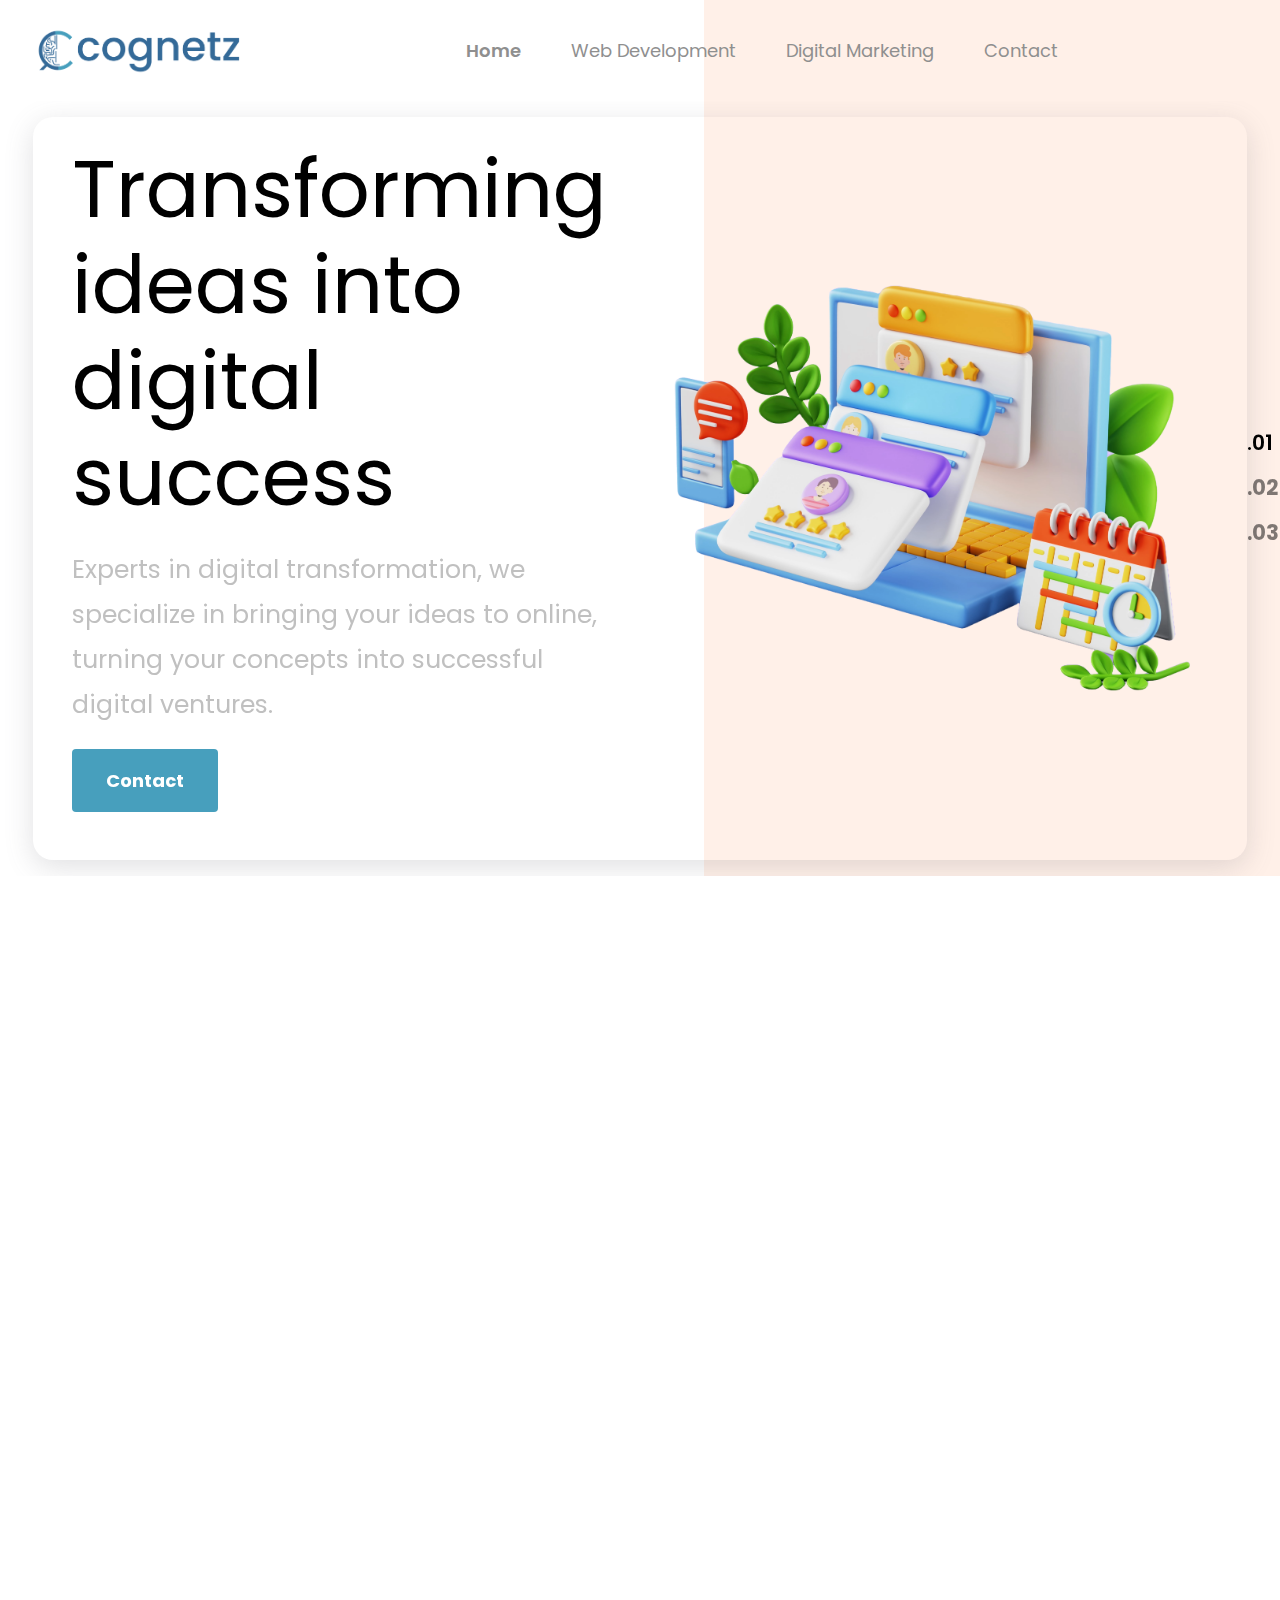
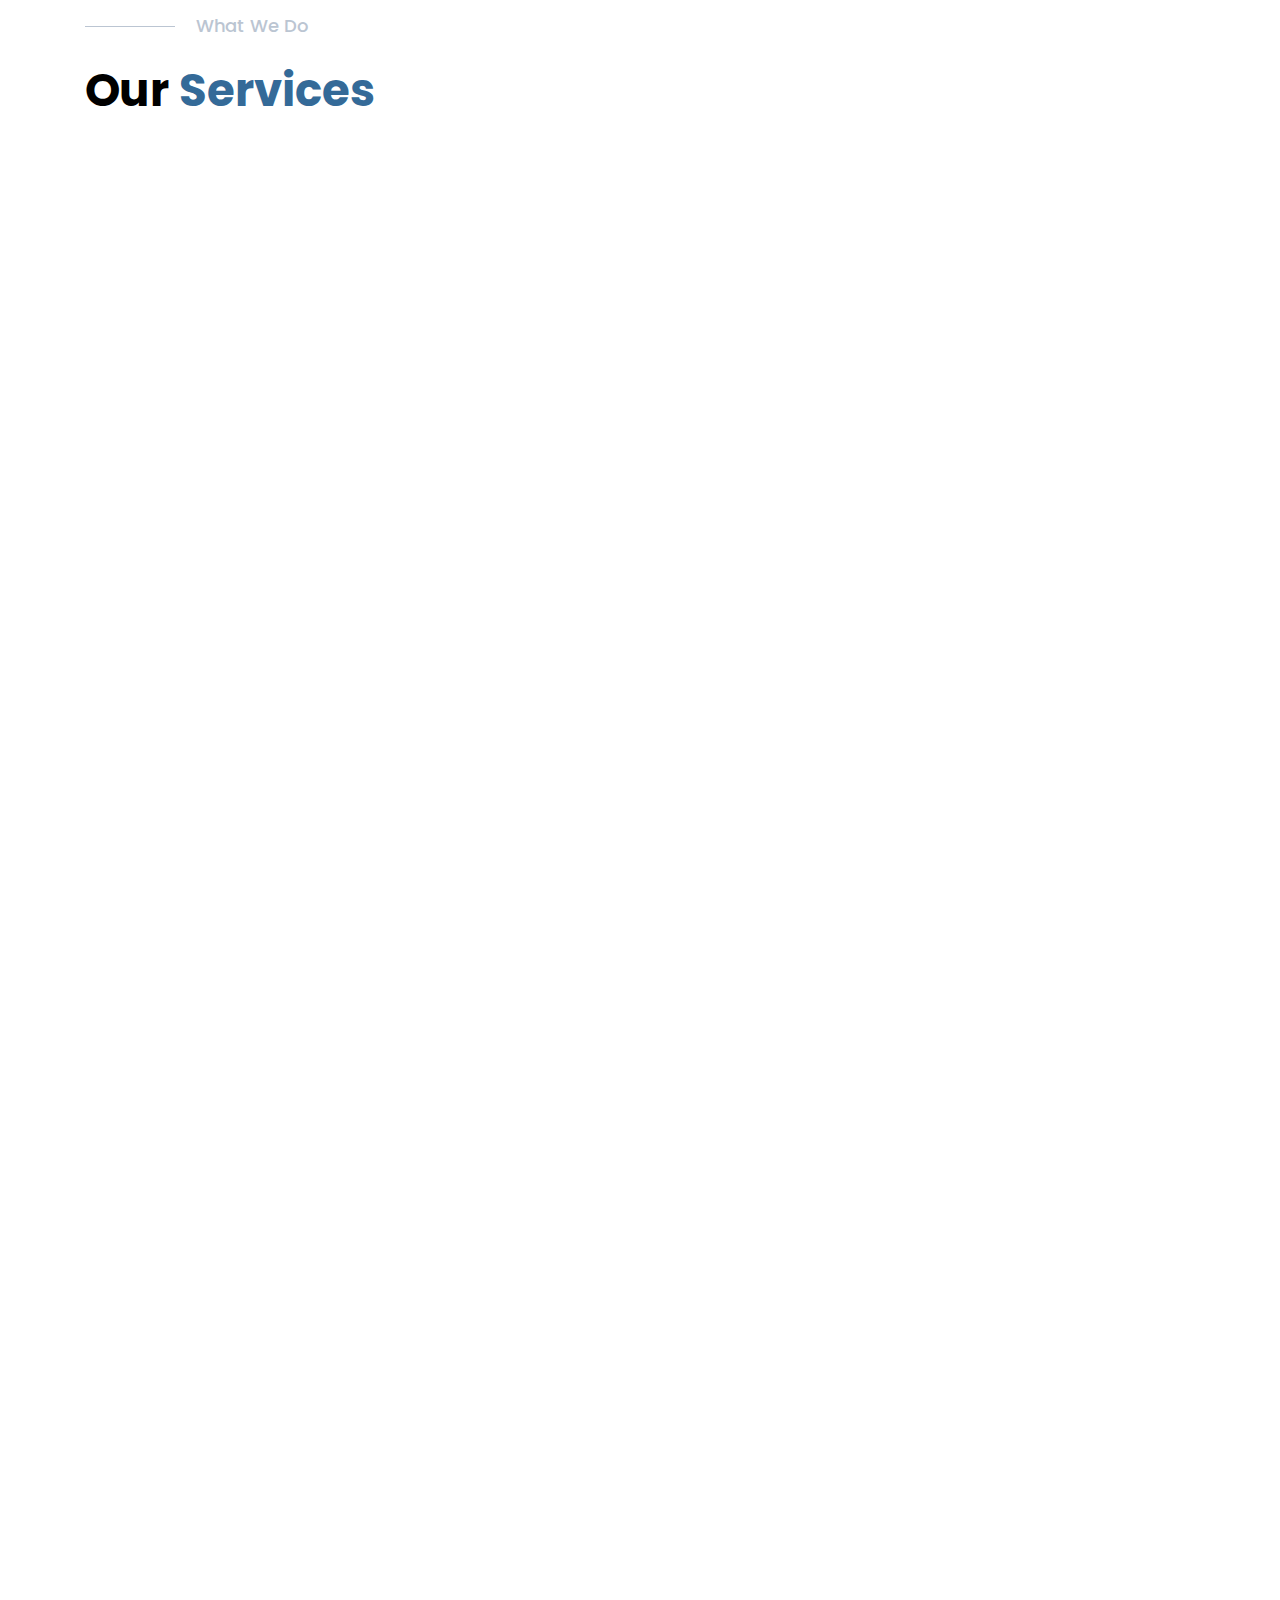
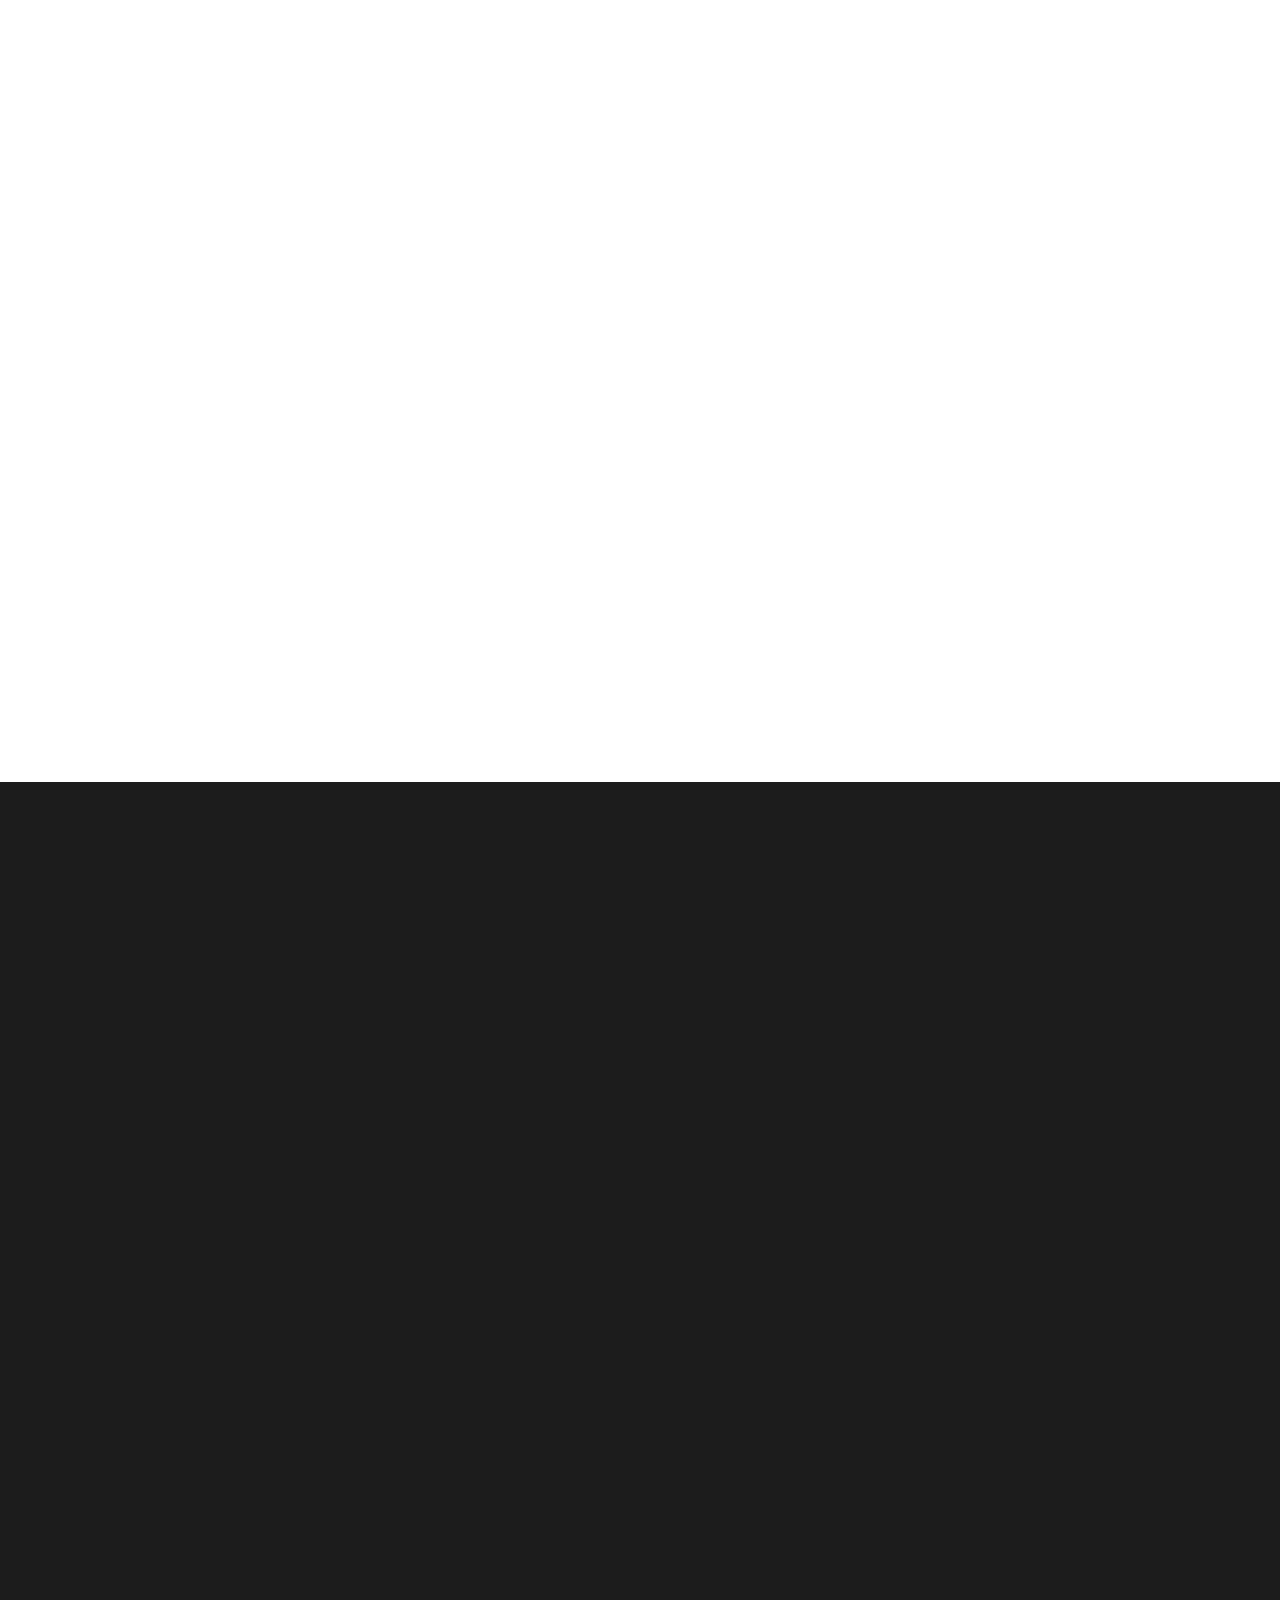
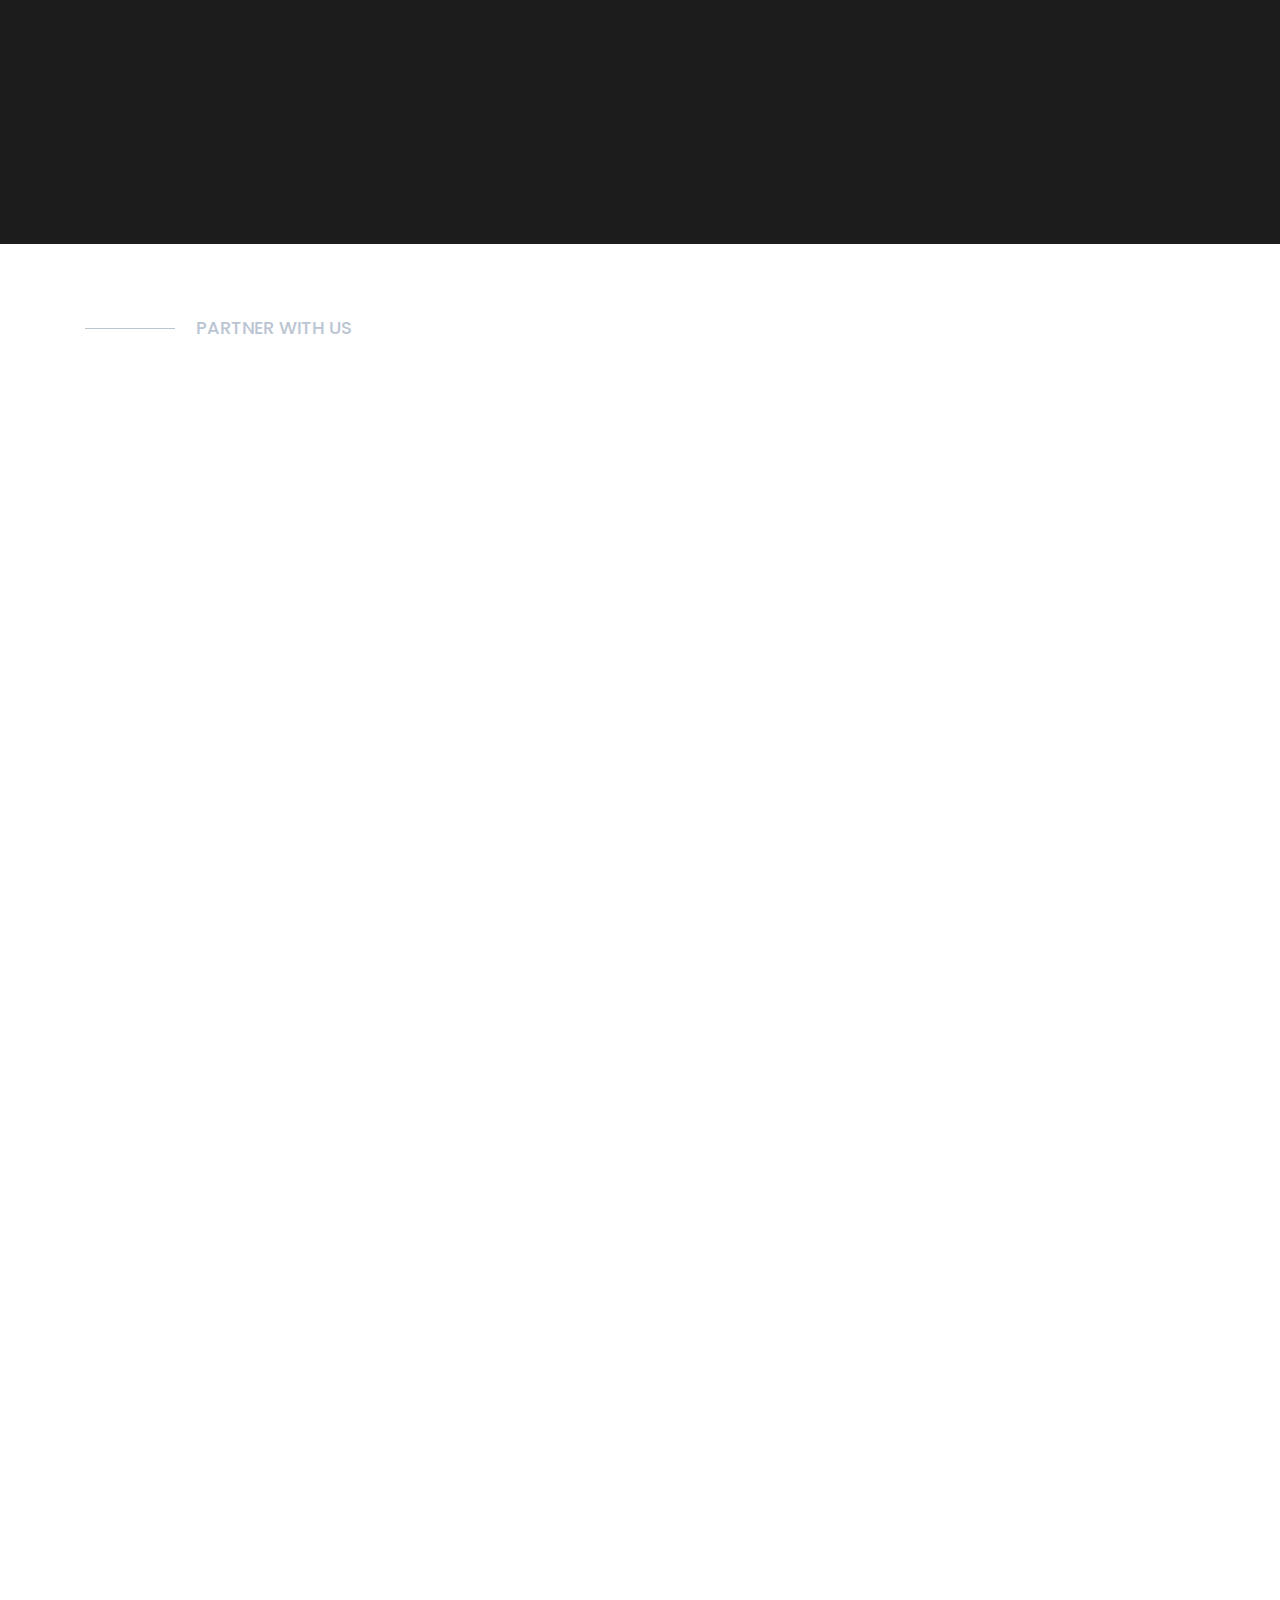
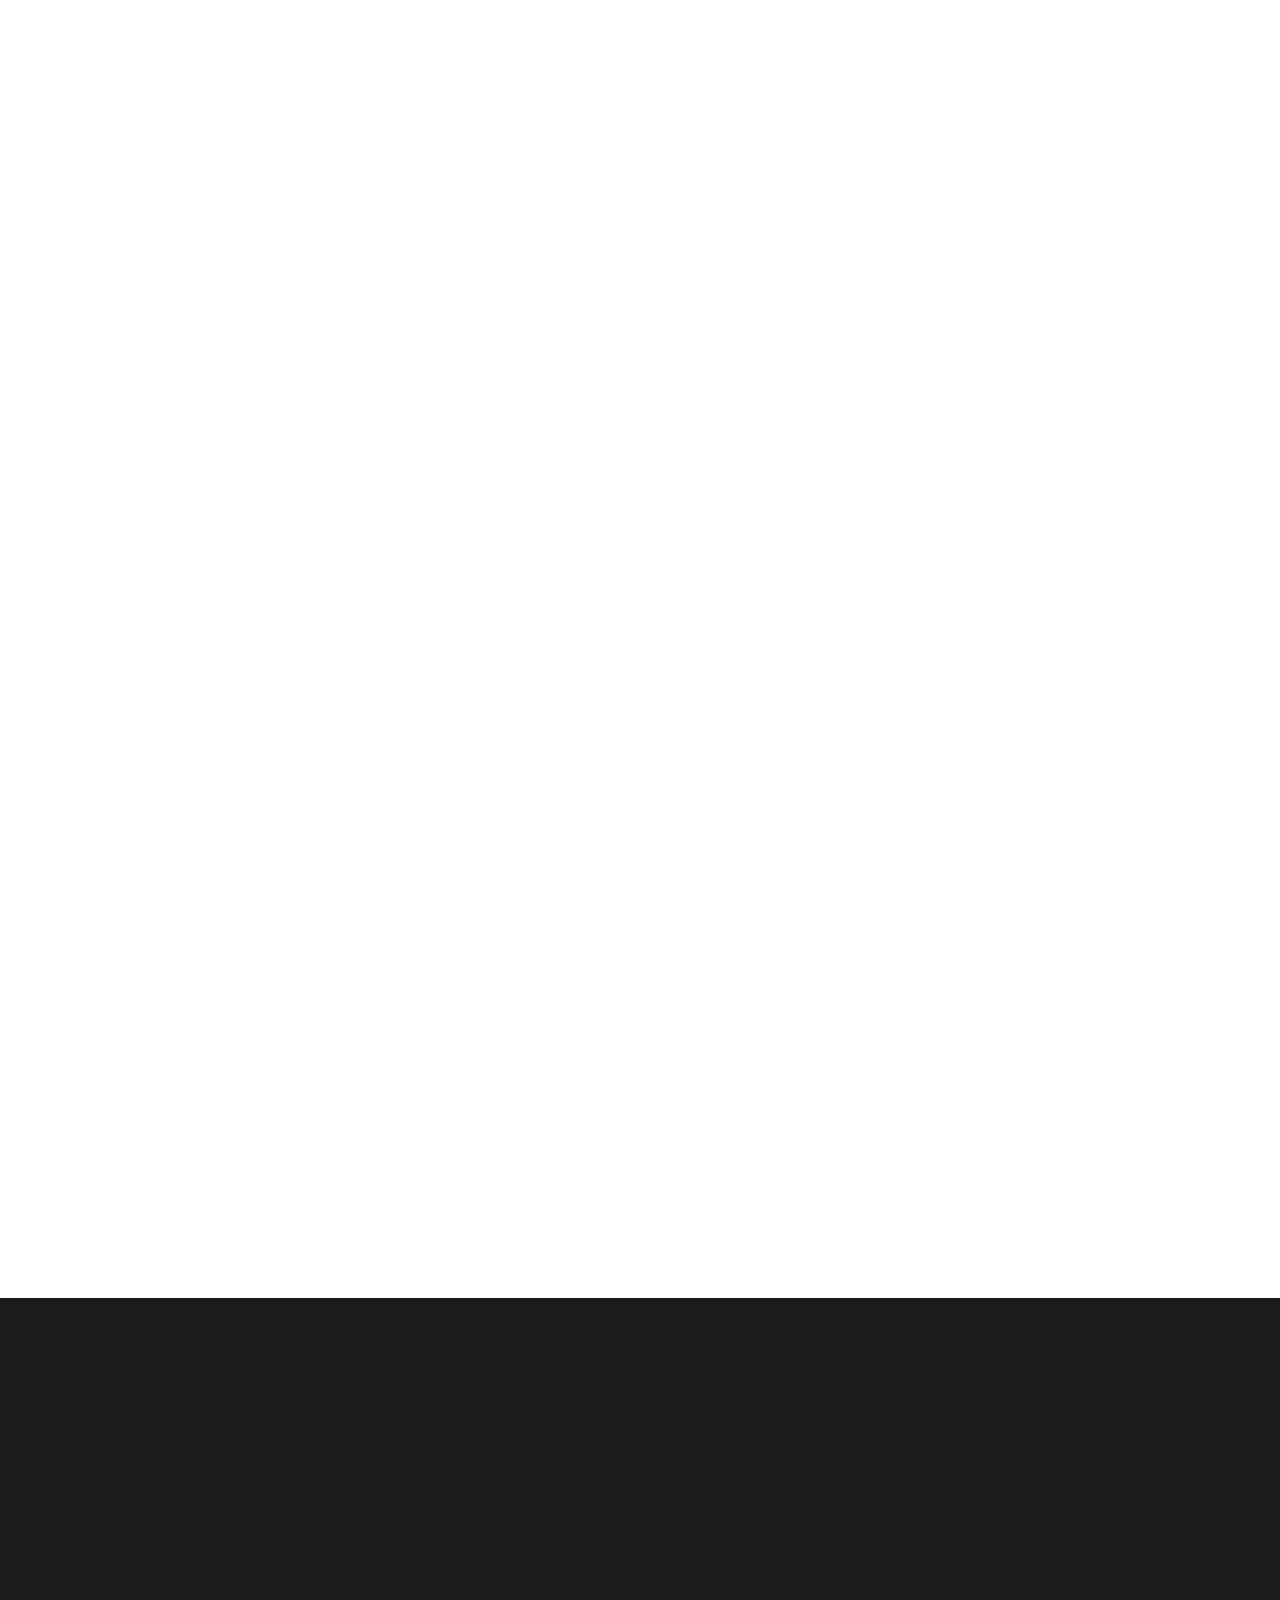
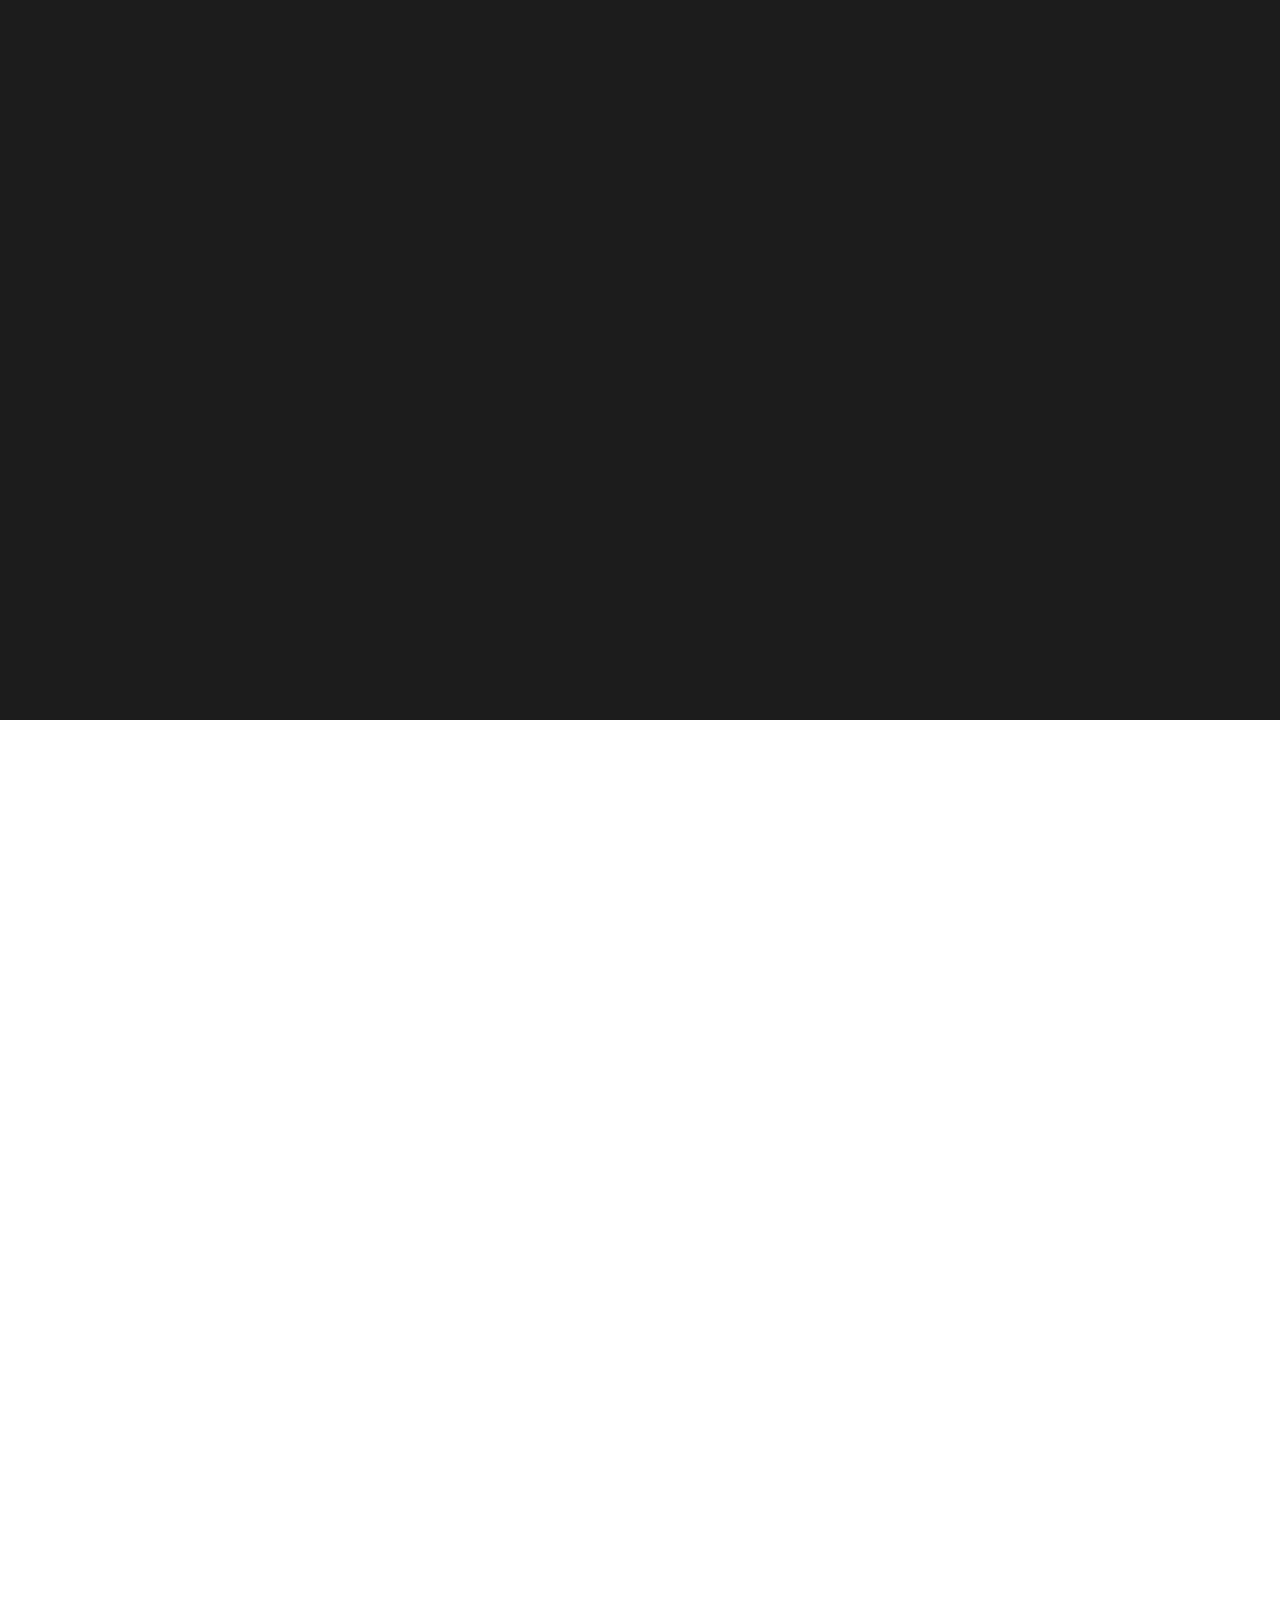
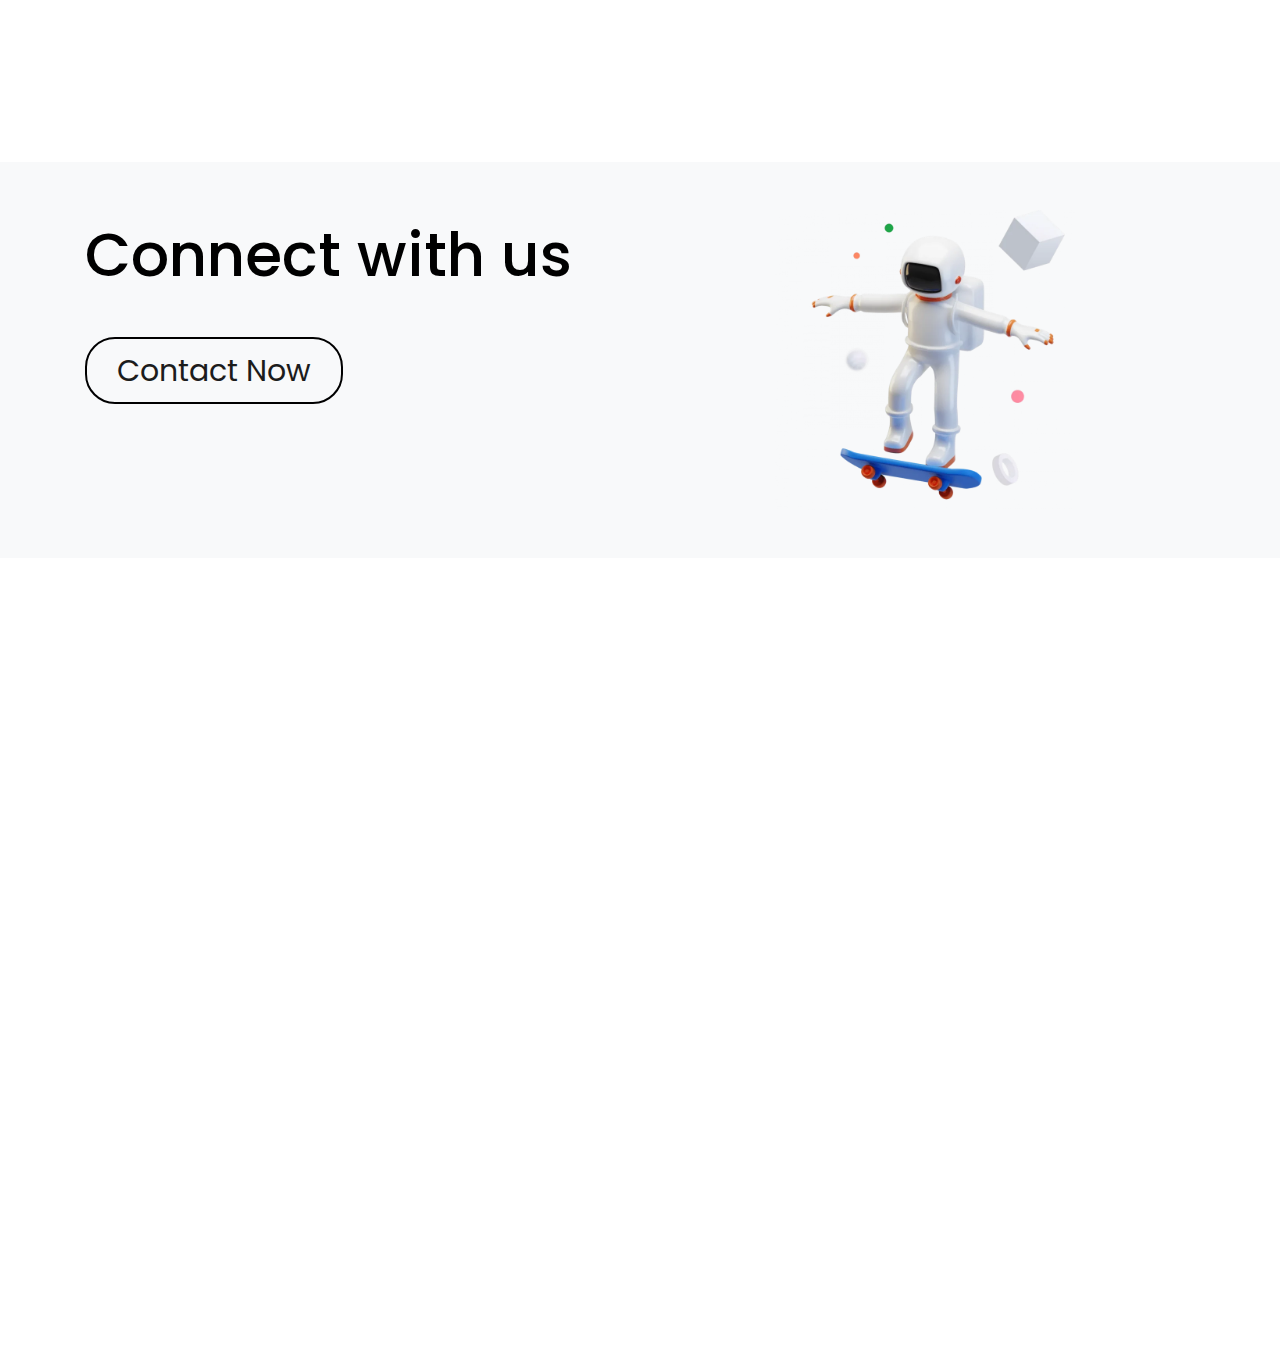
<file: index.html>
<!DOCTYPE html>
<html lang="en">
<head>
    <meta charset="UTF-8">
    <meta name="viewport" content="width=device-width, initial-scale=1.0">
    <meta http-equiv="X-UA-Compatible" content="ie=edge">
    <title>Cognetz</title>
    <link rel="icon" type="image/x-icon" href="assets/images/favicon.png">
    <link rel="stylesheet" href="assets/vendors/flag-icon-css/css/flag-icon.min.css">
    <link rel="stylesheet" href="assets/vendors/font-awesome/css/all.min.css">
    <link href="assets/vendors/aos/aos.css" rel="stylesheet">
    <link rel="stylesheet" href="assets/css/style.css">
    <script src="assets/vendors/jquery/jquery.min.js"></script>
    <script src="assets/js/loader.js"></script>
    <style>
        .active{
            font-weight: 600 !important;
        }
        .nav-link{
                    font-size: 18px !important;
                }
    </style>

    <!-- font awsome -->
    <link rel="stylesheet" href="https://cdnjs.cloudflare.com/ajax/libs/font-awesome/6.5.2/css/all.min.css">
</head>
<body >
    <div class="edica-loader"></div>
    <header class="edica-header edica-landing-header">
            <nav class="navbar navbar-expand-lg navbar-light">
                <a class="navbar-brand" href="index.html"><img src="assets/images/logo.png" width="210" alt="Edica"></a>
                <button class="navbar-toggler d-lg-none" type="button" data-toggle="collapse" data-target="#edicaMainNav" aria-controls="collapsibleNavId" aria-expanded="false" aria-label="Toggle navigation">
                    <span class="navbar-toggler-icon"></span>
                </button>
                <div class="collapse navbar-collapse" id="edicaMainNav">
                    <ul class="navbar-nav mx-auto mt-2 mt-lg-0">
                        <li class="nav-item ">
                            <a class="nav-link active" href="index.html">Home</a>
                        </li>
                        <li class="nav-item">
                            <a class="nav-link" href="web-development.html">Web Development</a>
                        </li>
                        <li class="nav-item">
                            <a class="nav-link" href="digital-marketing.html">Digital Marketing</a>
                        </li>
                        <!-- <li class="nav-item dropdown justify-content-center">
                            <a class="nav-link dropdown-toggle" href="web-development.html" id="blogDropdown" data-toggle="dropdown" aria-haspopup="true" aria-expanded="false">Web Development</a>
                            <div class="dropdown-menu" aria-labelledby="blogDropdown">
                                <a class="dropdown-item" href="web-development.html">web</a>
                                <a class="dropdown-item" href="blog-single.html">Blog Post</a>
                            </div>
                        </li> -->
                        <!-- <li class="nav-item dropdown">
                            <a class="nav-link dropdown-toggle" href="digital-marketing.html" id="pagesDropdown" data-toggle="dropdown" aria-haspopup="true" aria-expanded="false">Digital Marketing</a>
                            <div class="dropdown-menu" aria-labelledby="pagesDropdown">
                                <a class="dropdown-item" href="digital-marketing.html">Digital marketing</a>
                            </div>
                        </li> -->
                        <li class="nav-item">
                            <a class="nav-link" href="contact.html">Contact</a>
                        </li>
                    </ul>
                    <!-- <ul class="navbar-nav mt-2 mt-lg-0">
                        <li class="nav-item">
                            <a class="nav-link" href="#"><span class="flag-icon flag-icon-squared rounded-circle flag-icon-gb"></span> Eng</a>
                        </li>
                        <li class="nav-item">
                            <a class="nav-link" href="#">Download</a>
                        </li>
                    </ul> -->
                </div>
            </nav>
            <style>
                
                .hero-card{
                    box-shadow: rgba(100, 100, 111, 0.2) 0px 7px 29px 0px; border-radius: 20px;
                }
                .main-text{
                    font-weight: 400;
                    font-size: 80px;
                    line-height: 1.2;
                }
                .sub-text{
                    font-weight: 400;
                    font-size: 25px;
                    line-height: 1.8;
                    color: rgb(192, 192, 192);
                }
                @media (max-width:768px){
                    .main-text{
                        font-size: 50px;
                    }
                    .sub-text{
                        font-size: 15px;
                    }
                    .hero-card{
                        height: 768px;
                    }
                }
            </style>
            <div class="edica-landing-header-content" >
               <div id="edicaLandingHeaderCarousel" class="carousel slide" data-ride="carousel">
                   <ol class="carousel-indicators">
                       <li data-target="#edicaLandingHeaderCarousel" data-slide-to="0" class="active">.01</li>
                       <li data-target="#edicaLandingHeaderCarousel" data-slide-to="1">.02</li>
                       <li data-target="#edicaLandingHeaderCarousel" data-slide-to="2">.03</li>
                   </ol>
                   <div class="carousel-inner" role="listbox">
                       <div class="carousel-item active px-md-5 px-4 py-3">
                           <div class="row p-2 p-md-4 align-items-center hero-card" >
                               <div class="col-md-6 carousel-content-wrapper">
                                   <h1 class="main-text">Transforming ideas into digital success</h1>
                                   <p class="sub-text">Experts in digital transformation, we specialize in bringing your ideas to online, turning your concepts into successful digital ventures.</p>
                                   <div class="carousel-content-btns">
                                    <style>
                                        .carousel-content-btns a{
                                            background-color: #479fbd;
                                            border: none;
                                        }
                                        .carousel-img-wrapper{
                                            display: block !important;
                                            padding-top: 0px !important;
                                        }
                                    </style>
                                       <a href="contact.html" class="btn btn-success" > Contact</a>
                                    </div>
                               </div>
                               <div class="col-md-6 carousel-img-wrapper text-center">
                                   <img src="assets/images/banner/01.png" alt="carousel-img" class="img-fluid" width="600">
                               </div>
                           </div>
                       </div>
                       <div class="carousel-item px-md-5 px-4 py-3">
                            <div class="row p-2 p-md-4 align-items-center hero-card">
                                <div class="col-md-6 carousel-content-wrapper">
                                    <h1 class="main-text">Strategize. <br> Innovate. <br> Digitize.</h1>
                                    <p class="sub-text">Our methodology revolves around strategic planning, innovative thinking, and seamless digitization to propel your business forward in the digital age.</p>
                                    <div class="carousel-content-btns">
                                        <style>
                                            .carousel-content-btns a{
                                                background-color: #479fbd;
                                                border: none;
                                            }
                                        </style>
                                           <a href="contact.html" class="btn btn-success" > Contact</a>
                                        </div>
                                </div>
                                <div class="col-md-6 carousel-img-wrapper text-center text-center">
                                    <img src="assets/images/banner/02.png" alt="carousel-img" class="img-fluid my-5"  width="500">
                                </div>
                            </div>
                       </div>
                       <div class="carousel-item px-md-5 px-4 py-3">
                            <div class="row p-2 p-md-4 align-items-center hero-card">
                                <div class="col-md-6 carousel-content-wrapper">
                                    <h1 class="main-text">Crafting <br>your digital <br> journey</h1>
                                    <p class="sub-text">We customize each stage with precision and designing every interaction to elevate user experience and ensure optimal outcomes.</p>
                                    <div class="carousel-content-btns">
                                        <style>
                                            .carousel-content-btns a{
                                                background-color: #479fbd;
                                                border: none;
                                            }
                                        </style>
                                           <a href="contact.html" class="btn btn-success" > Contact</a>
                                        </div>
                                </div>
                                <div class="col-md-6 carousel-img-wrapper text-center">
                                    <img src="assets/images/banner/03.png" alt="carousel-img" class="img-fluid" width="600">
                                </div>
                            </div>
                       </div>
                   </div>
               </div> 
            </div>
    </header>

    <main>
        <section class="edica-landing-section edica-landing-about">
            <div class="container">
                <div class="row" id="about-us">
                    <div class="col-md-8" data-aos="fade-up-right">
                        <h4 class="edica-landing-section-subtitle-alt">ABOUT US</h4>
                        <!-- <h2 class="edica-landing-section-title">1000+ customer using Our application.</h2> -->
                        <p>At Cognetz, we redefine growth through unwavering dedication and innovative strategies. With a focus on exponential progress, our team is committed to propelling your business forward with tireless commitment.</p>
                        <div class="row">
                            <div class="col-md-6">
                                <ul class="landing-about-list">
                                    <li data-aos="fade-up-left">Reliability</li>
                                    <li data-aos="fade-up-right">Commitment</li>
                                    <li data-aos="fade-up-left">Quality</li>
                                </ul>
                            </div>
                            <div class="col-md-6">
                                <ul class="landing-about-list">
                                    <li data-aos="fade-up-right">Time-bound Activities</li>
                                    <li data-aos="fade-up-left">Transparent Dealings</li>
                                    <li data-aos="fade-up-right
                                    ">Budget-friendly Packages</li>
                                </ul>
                            </div>
                        </div>
                        
                    </div>
                    <div class="col-md-4 align-items-center" data-aos="fade-up-left">
                        <img src="assets/images/banner/welcome.png" width="468px" alt="about" class="img-fluid">
                    </div>
                    <p class="mt-4" data-aos="fade-up-left">Choose us to establish your identity in the digital arena and accomplish your goals in the shortest possible time. We offer you trustworthy services and wholehearted support in all your ventures.</p>
                </div>
            </div>
        </section>
        
        <section class="edica-landing-section edica-landing-services">
            <style>
                .landing-service-card{
                    box-shadow: rgba(0, 0, 0, 0.08) 0px 4px 12px;
                    border-radius: 20px;
                }
                .landing-service-card p {
                    font-size: 16px;
                }
            </style>
            <div class="container" id="services">
                <h4 class="edica-landing-section-subtitle-alt">What We Do</h4>
                <h2 class="edica-landing-section-title">Our <span style="color: #346a98;">Services</span></h2>
                    <div class="row">
                        <div class="col-lg-4 col-md-6">
                            <div class=" landing-service-card p-4" data-aos="fade-right">
                                <img src="assets/images/services/wesite.png" alt="card img" class="img-fluid service-card-img" width="70">
                                <h4 class="service-card-title">Web Development</h4>
                                <p class="service-card-description" style="color: #bababa;">Elevate your online presence with bespoke websites that seamlessly blend creativity and functionality, designed to amplify your brand's impact.</p>
                            </div>
                        </div>
                        <div class="col-lg-4 col-md-6">
                            <div class=" landing-service-card p-4" data-aos="fade-left">
                                <img src="assets/images/services/digital-marketing.png" alt="card img" class="img-fluid service-card-img" width="70">
                                <h4 class="service-card-title">Digital Marketing</h4>
                                <p class="service-card-description" style="color: #bababa;">Expand your digital footprint and maximize your online potential with our comprehensive digital marketing services tailored to your unique needs.</p>
                            </div>
                        </div>
                        <div class="col-lg-4 col-md-6">
                            <div class=" landing-service-card p-4" data-aos="fade-right">
                                <img src="assets/images/services/seo.png" alt="card img" class="img-fluid service-card-img" width="70">
                                <h4 class="service-card-title">Search Engine Optimization (SEO)</h4>
                                <p class="service-card-description" style="color: #bababa;">Increase organic visibility and drive targeted traffic to your website with our proven SEO strategies, ensuring your business stands out amidst the competition.</p>
                            </div>
                        </div>
                        <div class="col-lg-4 col-md-6">
                            <div class=" landing-service-card p-4" data-aos="fade-left">
                                <img src="assets/images/services/social-media-marketing.png" alt="card img" class="img-fluid service-card-img" width="70">
                                <h4 class="service-card-title">Social Media Marketing</h4>
                                <p class="service-card-description" style="color: #bababa;">Harness the power of social media to engage your audience, generate leads, and build a strong brand presence with our innovative social media marketing solutions.</p>
                            </div>
                        </div>
                        <div class="col-lg-4 col-md-6">
                            <div class=" landing-service-card p-4" data-aos="fade-right">
                                <img src="assets/images/services/ecommerce.png" alt="card img" class="img-fluid service-card-img" width="70">
                                <h4 class="service-card-title">E-commerce Solutions</h4>
                                <p class="service-card-description" style="color: #bababa;">Embark on a successful online journey with our robust e-commerce platforms designed to attract and retain customers effortlessly.</p>
                            </div>
                        </div>
                        <div class="col-lg-4 col-md-6" id="online-advertising">
                            <div class=" landing-service-card p-4" data-aos="fade-left">
                                <img src="assets/images/services/Online-Advertising.png" alt="card img" class="img-fluid service-card-img" width="70">
                                <h4 class="service-card-title">Online Advertising</h4>
                                <p class="service-card-description" style="color: #bababa;">Reach your target audience effectively with custom-tailored online marketing techniques, ensuring maximum reach and conversion rates.</p>
                            </div>
                        </div>
                        <div class="col-lg-4 col-md-6">
                            <div class=" landing-service-card p-4" data-aos="fade-right">
                                <img src="assets/images/services/Content-Marketing.png" alt="card img" class="img-fluid service-card-img" width="70">
                                <h4 class="service-card-title">Content Marketing</h4>
                                <p class="service-card-description" style="color: #bababa;">Engage your audience with compelling content tailored to your brand's identity, crafted by our dedicated content marketing team.</p>
                            </div>
                        </div>
                        <div class="col-lg-4 col-md-6">
                            <div class=" landing-service-card p-4" data-aos="fade-left">
                                <img src="assets/images/services/Influencer-Marketing.png" alt="card img" class="img-fluid service-card-img" width="70">
                                <h4 class="service-card-title">Influencer Marketing</h4>
                                <p class="service-card-description" style="color: #bababa;">Amplify your brand's visibility and credibility with our elite network of influencers, driving increased engagement and brand awareness.</p>
                            </div>
                        </div>
                        <div class="col-lg-4 col-md-6">
                            <div class=" landing-service-card p-4" data-aos="fade-right">
                                <img src="assets/images/services/Online-Reputation-Management.png" alt="card img" class="img-fluid service-card-img" width="70">
                                <h4 class="service-card-title">Online Reputation Management</h4>
                                <p class="service-card-description" style="color: #bababa;">Build and maintain a positive online reputation with our proactive reputation management strategies, enhancing brand credibility and trust.</p>
                            </div>
                        </div>
                        <div class="col-lg-4 col-md-6">
                            <div class=" landing-service-card p-4" data-aos="fade-left">
                                <img src="assets/images/services/Email-Marketing.png" alt="card img" class="img-fluid service-card-img" width="70">
                                <h4 class="service-card-title">Email Marketing</h4>
                                <p class="service-card-description" style="color: #bababa;">Drive sales and foster customer relationships with targeted email marketing campaigns designed to maximize engagement and conversions.</p>
                            </div>
                        </div>
                        <div class="col-lg-4 col-md-6">
                            <div class=" landing-service-card p-4" data-aos="fade-right">
                                <img src="assets/images/services/mobile-app-marketing.png" alt="card img" class="img-fluid service-card-img" width="70">
                                <h4 class="service-card-title">Mobile App Marketing</h4>
                                <p class="service-card-description" style="color: #bababa;">Reach a wider audience and keep users engaged with our end-to-end mobile app marketing solutions, ensuring your app stands out in the crowded marketplace.</p>
                            </div>
                        </div>
                        <div class="col-lg-4 col-md-6">
                            <div class=" landing-service-card p-4" data-aos="fade-left">
                                <img src="assets/images/services/video-marketing.png" alt="card img" class="img-fluid service-card-img" width="70">
                                <h4 class="service-card-title">Video Marketing</h4>
                                <p class="service-card-description" style="color: #bababa;">Captivate your audience with visually stunning video content that enhances your brand identity and drives meaningful engagement.</p>
                            </div>
                        </div>
                        <div class="col-lg-4 col-md-6">
                            <div class=" landing-service-card p-4" data-aos="fade-right">
                                <img src="assets/images/services/custom-website.png" alt="card img" class="img-fluid service-card-img" width="70">
                                <h4 class="service-card-title">Custom Website Development</h4>
                                <p class="service-card-description" style="color: #bababa;">Showcase your brand's uniqueness with custom-designed websites that reflect your reliability, credibility, and commitment to excellence.</p>
                            </div>
                        </div>
                        <div class="col-lg-4 col-md-6" id="branding">
                            <div class=" landing-service-card p-4" data-aos="fade-left">
                                <img src="assets/images/services/branding.png" alt="card img" class="img-fluid service-card-img" width="70">
                                <h4 class="service-card-title">Branding</h4>
                                <p class="service-card-description" style="color: #bababa;">Stand out from the crowd with captivating logos, memorable taglines, and innovative branding campaigns that leave a lasting impression.</p>
                            </div>
                        </div>
                        <div class="col-lg-4 col-md-6">
                            <div class=" landing-service-card p-4" data-aos="fade-right">
                                <img src="assets/images/services/mobile-app-development.png" alt="card img" class="img-fluid service-card-img" width="70">
                                <h4 class="service-card-title">Mobile App Development</h4>
                                <p class="service-card-description" style="color: #bababa;">Elevate your business with exclusive mobile apps designed to enhance user experience and drive brand loyalty.</p>
                            </div>
                        </div>
                        <div class="col-lg-4 col-md-6" id="web-hosting">
                            <div class=" landing-service-card p-4" data-aos="fade-left">
                                <img src="assets/images/services/web-hosting.png" alt="card img" class="img-fluid service-card-img" width="70">
                                <h4 class="service-card-title">Web Hosting</h4>
                                <p class="service-card-description" style="color: #bababa;">Ensure reliability and security with our premier web hosting solutions, backed by advanced security features and unparalleled support.</p>
                            </div>
                        </div>
                        <div class="col-lg-4 col-md-6" id="video-production">
                            <div class=" landing-service-card p-4" data-aos="fade-right">
                                <img src="assets/images/services/video-production.png" alt="card img" class="img-fluid service-card-img" width="70">
                                <h4 class="service-card-title">Video Production</h4>
                                <p class="service-card-description" style="color: #bababa;">Communicate your message effectively with professionally crafted video content that resonates with your audience and drives action.</p>
                            </div>
                        </div>
                        <div class="col-lg-4 col-md-6" id="digital-business-card">
                            <div class=" landing-service-card p-4" data-aos="fade-left">
                                <img src="assets/images/services/digital-business-card.png" alt="card img" class="img-fluid service-card-img" width="70">
                                <h4 class="service-card-title">Digital Business Card Maker</h4>
                                <p class="service-card-description" style="color: #bababa;">Make a lasting impression with our contemporary digital business cards, designed to enhance your brand's value and leave a lasting impression.</p>
                            </div>
                        </div>
                        
                    </div>
            </div>
        </section>
        <section style="background: #1c1c1c;">
            <style>
                .content{
                    border-bottom: 2px solid #346a98;
                    padding-bottom: 40px;
                    margin-bottom: 40px;
                    height: 230px;
                    margin-right: 40px;
                }
                
                .content h5{
                    font-weight: 500;
                    color: #ececec;
                }
                .content p{
                    color: #b0b0b0;
                    font-size: 13px;
                }
                .light-blue{
                    color: #479fbd;
                    font-size: 70px;
                }
                .content:hover .light-blue{
                    color: #346a98;
                    font-weight: 800;
                }
                .content:hover h5{
                    color: #fff;
                    font-weight: 600;
                }
                .content:hover p {
                    color: #dedede;
                }
                
                @media only screen and (max-width: 768px) {
                    .content{
                        margin-right: 0px;
                        padding-bottom: 0px;
                    }
                }
            </style>
            <div class="row py-5">
                <div class="col-md-6" style="padding: 0px;" data-aos="fade-left">
                    <img src="assets/images/about-vision.png" alt="" class="my-5" style="border-radius: 0px 30px 30px 0px; width: 90%;">
                </div>
                <div class="col-md-6 px-5">
                    <h1 class="my-5" data-aos="fade-right" style="color: #ffffff; font-weight: 600 ;">Why Choose <span style="color: #346a98;">Cognetz</span>?</h1>
                    <div class="row ">
                        <div class="col-md-6">
                            <div class="content" data-aos="fade-right">
                                <h1 class="light-blue">01</h1>
                                <h5>Certified Professionals</h5>
                                <p>Our team of certified experts brings years of experience and expertise to every project, ensuring exceptional results.</p>
                            </div>
                        </div>
                        <div class="col-md-6">
                            <div class="content" data-aos="fade-left">
                                <h1 class="light-blue">02</h1>
                                <h5>Assured Results</h5>
                                <p>We employ targeted strategies to deliver tangible results, driving growth and success for your business.</p>
                            </div>
                        </div>
                        <div class="col-md-6">
                            <div class="content" data-aos="fade-right">
                                <h1 class="light-blue">03</h1>
                                <h5>Transparency</h5>
                                <p>We maintain 100% transparency in all our dealings, fostering trust and reliability with our clients.</p>
                            </div>
                        </div>
                        <div class="col-md-6">
                            <div class="content" data-aos="fade-left">
                                <h1 class="light-blue">04</h1>
                                <h5>Comprehensive Solutions</h5>
                                <p>From web development to digital marketing, we offer comprehensive solutions to meet all your digital needs under one roof.</p>
                            </div>
                        </div>
                        <div class="col-md-6">
                            <div class="content" data-aos="fade-right">
                                <h1 class="light-blue">05</h1>
                                <h5>On-Time Delivery</h5>
                                <p>We prioritize timely delivery, ensuring you can achieve your goals without delay.</p>
                            </div>
                        </div>
                        <div class="col-md-6">
                            <div class="content" data-aos="fade-left">
                                <h1 class="light-blue">06</h1>
                                <h5>Passionate Team</h5>
                                <p>Our passionate professionals are dedicated to your success, providing round-the-clock support to ensure your brand's success.</p>
                            </div>
                        </div>
                    </div>
                </div>
            </div>
        </section>
        <section class="edica-landing-section edica-landing-clients" id="clients">
            <div class="container">
                <h4 class="edica-landing-section-subtitle-alt">PARTNER WITH US</h4>
                <div class="partners-wrapper">
                    <img src="assets/images/Partner_1.png" alt="client logo" data-aos="flip-right" data-aos-delay="250">
                    <img src="assets/images/Partner_2.png" alt="client logo" data-aos="flip-right" data-aos-delay="500">
                    <img src="assets/images/Partner_3.png" alt="client logo" data-aos="flip-right" data-aos-delay="750">
                    <img src="assets/images/Partner_4.png" alt="client logo" data-aos="flip-right" data-aos-delay="1000">
                    <img src="assets/images/Partner_5.png" alt="client logo" data-aos="flip-right" data-aos-delay="1250">
                    <img src="assets/images/Partner_6.png" alt="client logo" data-aos="flip-right" data-aos-delay="1500">
                </div>
            </div>
        </section>
        <section class="edica-landing-section edica-landing-testimonials" data-aos="fade-up" id="Testimonials">
            <div class="container">
                <h4 class="edica-landing-section-subtitle-alt">Straight from Our Clients' Hearts</h4>
                <div id="edicaLandingTestimonialCarousel" class="carousel slide landing-testimonial-carousel" data-ride="carousel">
                    <div class="text-center py-4">
                        <img src="assets/images/quote.svg" alt="quote">
                    </div>
                    <div class="carousel-inner" role="listbox">
                        <div class="carousel-item">
                            <blockquote class="testimonial">
                                <p>“My mission in life is not merely to survive, but to thrive; and to do so with some passion, some compassion, some humor, and some style.” </p>
                            </blockquote>
                        </div>
                        <div class="carousel-item">
                            <blockquote class="testimonial">
                                <p>“My mission in life is not merely to survive, but to thrive; and to do so with some passion, some compassion, some humor, and some style.” </p>
                            </blockquote>
                        </div>
                        <div class="carousel-item active">
                            <blockquote class="testimonial">
                                <p>“My mission in life is not merely to survive, but to thrive; and to do so with some passion, some compassion, some humor, and some style.” </p>
                            </blockquote>
                        </div>
                        <div class="carousel-item">
                            <blockquote class="testimonial">
                                <p>“My mission in life is not merely to survive, but to thrive; and to do so with some passion, some compassion, some humor, and some style.” </p>
                            </blockquote>
                        </div>
                        <div class="carousel-item">
                            <blockquote class="testimonial">
                                <p>“My mission in life is not merely to survive, but to thrive; and to do so with some passion, some compassion, some humor, and some style.” </p>
                            </blockquote>
                        </div>
                    </div>
                    <ol class="carousel-indicators">
                        <li data-target="#edicaLandingTestimonialCarousel" data-slide-to="0">
                            <img src="assets/images/oval-copy-3.png" alt="avatar">
                            <div class="user-details">
                                <h6>Gabie Sheber</h6>
                                <p>Developer</p>
                            </div>
                        </li>
                        <li data-target="#edicaLandingTestimonialCarousel" data-slide-to="1">
                            <img src="assets/images/oval-copy-4.png" alt="avatar">
                            <div class="user-details">
                                <h6>Gabie Sheber</h6>
                                <p>Developer</p>
                            </div>
                        </li>
                        <li data-target="#edicaLandingTestimonialCarousel" data-slide-to="2" class="active">
                            <img src="assets/images/oval.png" alt="avatar">
                            <div class="user-details">
                                <h6>Gabie Sheber</h6>
                                <p>Developer</p>
                            </div>
                           
                        </li>
                        <li data-target="#edicaLandingTestimonialCarousel" data-slide-to="3">
                            <img src="assets/images/oval-copy.png" alt="avatar">
                            <div class="user-details">
                                <h6>Gabie Sheber</h6>
                                <p>Developer</p>
                            </div>
                        </li>
                        <li data-target="#edicaLandingTestimonialCarousel" data-slide-to="4">
                            <img src="assets/images/oval-copy-2.png" alt="avatar">
                            <div class="user-details">
                                <h6>Gabie Sheber</h6>
                                <p>Developer</p>
                            </div>
                        </li>
                    </ol>
                </div>
            </div>
        </section>
        <section class="edica-about-faq container py-5 mb-5">
            <style>
                .card-header h5{
                    font-weight: 400;
                }
                .card-header a{
                    text-decoration: none;
                    color: #346a98;
                }
            </style>
            <h2 class="faq-title mt-3" data-aos="fade-up">Frequently Asked Queries</h2>
            <p class="faq-section-text mb-5" data-aos="fade-up" data-aos-delay="100">Common questions, clear answers.</p>
            <div class="accordion" id="edicaAboutFaqCollapse" role="tablist" aria-multiselectable="true">
                <div class="card" data-aos="fade-up" data-aos-delay="200">
                    <div class="card-header" role="tab" id="edicaAboutFaq1">
                        <h5 class="mb-0">
                            <a data-toggle="collapse" data-parent="#edicaAboutFaqCollapse" href="#edicaAboutFaqContent1" aria-expanded="true" aria-controls="edicaAboutFaqContent1">
                                <div class="d-flex justify-content-between">
                                    <p class="mt-3">How Long Has Cognetz Been In The Digital Marketing Business?</p>
                                    <p class="mt-3"><i class="fa-solid fa-angle-down"></i></p>
                                </div>
                            </a>
                        </h5>
                    </div>
                    <div id="edicaAboutFaqContent1" class="collapse in" role="tabpanel" aria-labelledby="edicaAboutFaq1">
                        <div class="card-body">
                            answer
                        </div>
                    </div>
                </div>
                <div class="card" data-aos="fade-up" data-aos-delay="300">
                    <div class="card-header" role="tab" id="edicaAboutFaq2">
                        <h5 class="mb-0">
                            <a data-toggle="collapse" data-parent="#edicaAboutFaqCollapse" href="#edicaAboutFaqContent2" aria-expanded="false" aria-controls="edicaAboutFaqContent1">
                                <div class="d-flex justify-content-between">
                                    <p class="mt-3">What Are The Services You Offer?</p>
                                    <p class="mt-3"><i class="fa-solid fa-angle-down"></i></p>
                                </div>
                            </a>
                        </h5>
                    </div>
                    <div id="edicaAboutFaqContent2" class="collapse" role="tabpanel" aria-labelledby="edicaAboutFaq2">
                        <div class="card-body">
                            answer
                        </div>
                    </div>
                </div>
                <div class="card" data-aos="fade-up" data-aos-delay="400">
                    <div class="card-header" role="tab" id="edicaAboutFaq3">
                        <h5 class="mb-0">
                            <a data-toggle="collapse" data-parent="#edicaAboutFaqCollapse" href="#edicaAboutFaqContent3" aria-expanded="false" aria-controls="edicaAboutFaqContent1">
                                <div class="d-flex justify-content-between">
                                    <p class="mt-3">What Makes Cognetz Different From Other Digital Marketing Companies In Kerala?</p>
                                    <p class="mt-3"><i class="fa-solid fa-angle-down"></i></p>
                                </div>
                            </a>
                        </h5>
                    </div>
                    <div id="edicaAboutFaqContent3" class="collapse" role="tabpanel" aria-labelledby="edicaAboutFaq3">
                        <div class="card-body">
                            answer
                        </div>
                    </div>
                </div>
                <div class="card" data-aos="fade-up" data-aos-delay="500">
                    <div class="card-header" role="tab" id="edicaAboutFaq4">
                        <h5 class="mb-0">
                            <a data-toggle="collapse" data-parent="#edicaAboutFaqCollapse" href="#edicaAboutFaqContent4" aria-expanded="false" aria-controls="edicaAboutFaqContent1">
                                <div class="d-flex justify-content-between">
                                    <p class="mt-3">How Much Do You Charge For Your Services?</p>
                                    <p class="mt-3"><i class="fa-solid fa-angle-down"></i></p>
                                </div>
                            </a>
                        </h5>
                    </div>
                    <div id="edicaAboutFaqContent4" class="collapse" role="tabpanel" aria-labelledby="edicaAboutFaq4">
                        <div class="card-body">
                            answer
                        </div>
                    </div>
                </div>
                <div class="card" data-aos="fade-up" data-aos-delay="500">
                    <div class="card-header" role="tab" id="edicaAboutFaq4">
                        <h5 class="mb-0">
                            <a data-toggle="collapse" data-parent="#edicaAboutFaqCollapse" href="#edicaAboutFaqContent5" aria-expanded="false" aria-controls="edicaAboutFaqContent1">
                                <div class="d-flex justify-content-between">
                                    <p class="mt-3">What Are Your Most Significant Strategies In Digital Marketing?</p>
                                    <p class="mt-3"><i class="fa-solid fa-angle-down"></i></p>
                                </div>
                            </a>
                        </h5>
                    </div>
                    <div id="edicaAboutFaqContent5" class="collapse" role="tabpanel" aria-labelledby="edicaAboutFaq4">
                        <div class="card-body">
                            answer
                        </div>
                    </div>
                </div>
                <div class="card" data-aos="fade-up" data-aos-delay="500">
                    <div class="card-header" role="tab" id="edicaAboutFaq4">
                        <h5 class="mb-0">
                            <a data-toggle="collapse" data-parent="#edicaAboutFaqCollapse" href="#edicaAboutFaqContent6" aria-expanded="false" aria-controls="edicaAboutFaqContent1">
                                <div class="d-flex justify-content-between">
                                    <p class="mt-3">Do You Have Experience Working With Businesses In Different Industries?</p>
                                    <p class="mt-3"><i class="fa-solid fa-angle-down"></i></p>
                                </div>
                            </a>
                        </h5>
                    </div>
                    <div id="edicaAboutFaqContent6" class="collapse" role="tabpanel" aria-labelledby="edicaAboutFaq4">
                        <div class="card-body">
                            answer
                        </div>
                    </div>
                </div>

                <div class="card" data-aos="fade-up" data-aos-delay="200">
                    <div class="card-header" role="tab" id="edicaAboutFaq1">
                        <h5 class="mb-0">
                            <a data-toggle="collapse" data-parent="#edicaAboutFaqCollapse" href="#edicaAboutFaqContent7" aria-expanded="true" aria-controls="edicaAboutFaqContent1">
                                <div class="d-flex justify-content-between">
                                    <p class="mt-3">What Are The Departments You Have In Your Company?</p>
                                    <p class="mt-3"><i class="fa-solid fa-angle-down"></i></p>
                                </div>
                            </a>
                        </h5>
                    </div>
                    <div id="edicaAboutFaqContent7" class="collapse in" role="tabpanel" aria-labelledby="edicaAboutFaq1">
                        <div class="card-body">
                            answer
                        </div>
                    </div>
                </div>
                <div class="card" data-aos="fade-up" data-aos-delay="300">
                    <div class="card-header" role="tab" id="edicaAboutFaq2">
                        <h5 class="mb-0">
                            <a data-toggle="collapse" data-parent="#edicaAboutFaqCollapse" href="#edicaAboutFaqContent8" aria-expanded="false" aria-controls="edicaAboutFaqContent1">
                                <div class="d-flex justify-content-between">
                                    <p class="mt-3">How Many Employees Do You Have And What Are Their Qualifications?</p>
                                    <p class="mt-3"><i class="fa-solid fa-angle-down"></i></p>
                                </div>
                            </a>
                        </h5>
                    </div>
                    <div id="edicaAboutFaqContent8" class="collapse" role="tabpanel" aria-labelledby="edicaAboutFaq2">
                        <div class="card-body">
                            answer
                        </div>
                    </div>
                </div>
                <div class="card" data-aos="fade-up" data-aos-delay="400">
                    <div class="card-header" role="tab" id="edicaAboutFaq3">
                        <h5 class="mb-0">
                            <a data-toggle="collapse" data-parent="#edicaAboutFaqCollapse" href="#edicaAboutFaqContent9" aria-expanded="false" aria-controls="edicaAboutFaqContent1">
                                <div class="d-flex justify-content-between">
                                    <p class="mt-3">What Tools Do You Use For Digital Marketing Campaigns?</p>
                                    <p class="mt-3"><i class="fa-solid fa-angle-down"></i></p>
                                </div>
                            </a>
                        </h5>
                    </div>
                    <div id="edicaAboutFaqContent9" class="collapse" role="tabpanel" aria-labelledby="edicaAboutFaq3">
                        <div class="card-body">
                            answer
                        </div>
                    </div>
                </div>
                <div class="card" data-aos="fade-up" data-aos-delay="500">
                    <div class="card-header" role="tab" id="edicaAboutFaq4">
                        <h5 class="mb-0">
                            <a data-toggle="collapse" data-parent="#edicaAboutFaqCollapse" href="#edicaAboutFaqContent10" aria-expanded="false" aria-controls="edicaAboutFaqContent1">
                                <div class="d-flex justify-content-between">
                                    <p class="mt-3">How Is Your Reporting Pattern?</p>
                                    <p class="mt-3"><i class="fa-solid fa-angle-down"></i></p>
                                </div>
                            </a>
                        </h5>
                    </div>
                    <div id="edicaAboutFaqContent10" class="collapse" role="tabpanel" aria-labelledby="edicaAboutFaq4">
                        <div class="card-body">
                            answer
                        </div>
                    </div>
                </div>
                <div class="card" data-aos="fade-up" data-aos-delay="500">
                    <div class="card-header" role="tab" id="edicaAboutFaq4">
                        <h5 class="mb-0">
                            <a data-toggle="collapse" data-parent="#edicaAboutFaqCollapse" href="#edicaAboutFaqContent11" aria-expanded="false" aria-controls="edicaAboutFaqContent1">
                                <div class="d-flex justify-content-between">
                                    <p class="mt-3">How Long Will It Take To See Results?</p>
                                    <p class="mt-3"><i class="fa-solid fa-angle-down"></i></p>
                                </div>
                            </a>
                        </h5>
                    </div>
                    <div id="edicaAboutFaqContent11" class="collapse" role="tabpanel" aria-labelledby="edicaAboutFaq4">
                        <div class="card-body">
                            answer
                        </div>
                    </div>
                </div>
                <div class="card" data-aos="fade-up" data-aos-delay="500">
                    <div class="card-header" role="tab" id="edicaAboutFaq4">
                        <h5 class="mb-0">
                            <a data-toggle="collapse" data-parent="#edicaAboutFaqCollapse" href="#edicaAboutFaqContent12" aria-expanded="false" aria-controls="edicaAboutFaqContent1">
                                <div class="d-flex justify-content-between">
                                    <p class="mt-3">How Is The Agency-Client Relationship And Communication Happens?</p>
                                    <p class="mt-3"><i class="fa-solid fa-angle-down"></i></p>
                                </div>
                            </a>
                        </h5>
                    </div>
                    <div id="edicaAboutFaqContent12" class="collapse" role="tabpanel" aria-labelledby="edicaAboutFaq4">
                        <div class="card-body">
                            answer
                        </div>
                    </div>
                </div>
                <div class="card" data-aos="fade-up" data-aos-delay="500">
                    <div class="card-header" role="tab" id="edicaAboutFaq4">
                        <h5 class="mb-0">
                            <a data-toggle="collapse" data-parent="#edicaAboutFaqCollapse" href="#edicaAboutFaqContent13" aria-expanded="false" aria-controls="edicaAboutFaqContent1">
                                <div class="d-flex justify-content-between">
                                    <p class="mt-3">Do You Have In-Depth Experience With Content Marketing?</p>
                                    <p class="mt-3"><i class="fa-solid fa-angle-down"></i></p>
                                </div>
                            </a>
                        </h5>
                    </div>
                    <div id="edicaAboutFaqContent13" class="collapse" role="tabpanel" aria-labelledby="edicaAboutFaq4">
                        <div class="card-body">
                            answer
                        </div>
                    </div>
                </div>
            </div>
        </section>
        
        <section class="edica-footer-banner-section">
            <div class="container">
                <div class="footer-banner" data-aos="fade-up">
                    <h1 class="banner-title">Transforming Businesses</h1>
                    <p class="banner-text">Transform your business through thoughtfully created, adequately embellished social media marketing campaigns with Cognetz, the trusted digital marketing company in Kerala. We offer distinctively created campaigns, a beautiful amalgamation of creativity and marketing skills, to mark your presence felt. Let's make your brand number one in the field.</p>
                </div>
            </div>
        </section>
        

       <style>
        .counter-count{
            font-size: 3.75rem;
            color: #346a98;
        }
       </style>
        <section class="edica-about-counter container p-5 d-md-flex justify-content-between mb-5" id="counter" data-aos="fade-up">
                <div class="counter-card mb-3 pb-1 pb-md-0 mb-md-0" data-aos="flip-right" data-aos-delay="250">
                    <h3 class="counter-count"><span class="count" data-count="50">0</span>K+</h3>
                    <p class="count-label ">Content</p>
                </div>
                <div class="counter-card mb-3 pb-1 pb-md-0 mb-md-0" data-aos="flip-right" data-aos-delay="500">
                    <h3 class="counter-count"><span class="count" data-count="10">0</span>K+</h3>
                    <p class="count-label">Content</p>
                </div>
                <div class="counter-card mb-3 pb-1 pb-md-0 mb-md-0" data-aos="flip-left" data-aos-delay="750">
                    <h3 class="counter-count">0.02%</h3>
                    <p class="count-label">Content</p>
                </div>
                <div class="counter-card mb-3 pb-1 pb-md-0 mb-md-0" data-aos="flip-left" data-aos-delay="1000">
                    <h3 class="counter-count"><span class="count" data-count="15">0</span>K+</h3>
                    <p class="count-label">Content</p>
                </div>
            </div>
        </section>

        <style>
           
            .web-card:hover .sm-card{
                border-bottom: 3px solid #3691dbcb;
                border-left: 3px solid #3691dbcb;
            }
            .card-texts h6{
                font-weight: 600;
                color: #d4d3d3;
            }
            .card-texts small{
                color: #a4a4a4;
            }
            
            .web-card:hover small,
            .web-card:hover h6 {
                color: #fff;
            }

            .sm-card{
                background: #3691db44;
                height: 80px;
                width: 80px;
                display: flex;
                justify-content: center; 
                align-items: center;
                border-radius: 12px;
            }
            
            .web-header p{
                color: rgb(197, 197, 197);
            }
        </style>
        <section class="p-md-5 py-5" style="background: #1c1c1c;">
            <div class="container web-header mt-5">
                <h1 class="text-center text-white" data-aos="flip-down"><span style="color: #346a98;">Web</span> Development <img src="assets/images/web/head.png" alt="" width="80" height="70"></h1>
                <p class="mt-4" data-aos="flip-down">You can trust us to deliver committed efforts for the growth and success of your firm. The services we provide include the following. Further, you may talk to us if you are looking for any specific digital solutions that are not listed.
                </p>
            </div>

            <div class="row my-5">
                <div class="col-md-4 d-flex web-card align-items-center my-4" data-aos="flip-down" data-aos-delay="200">
                    <div class="p-3">
                        <div class="sm-card align-items-center ">
                            <img src="assets/images/web/1.png" alt="" style="width: 50%;">
                        </div>
                    </div>
                    <div class="text-left card-texts p-y">
                        <h6>Web Design and Development</h6>
                        <small>Custom websites for your brand.</small>
                    </div>
                </div>

                <div class="col-md-4 d-flex web-card align-items-center my-4" data-aos="flip-up" data-aos-delay="400">
                    <div class="p-3">
                        <div class="sm-card align-items-center ">
                            <img src="assets/images/web/2.png" alt="" style="width: 50%;">
                        </div>
                    </div>
                    <div class="text-left card-texts p-y">
                        <h6>E-Commerce Development</h6>
                        <small>Robust online stores.</small>
                    </div>
                </div>

                <div class="col-md-4 d-flex web-card align-items-center my-4" data-aos="flip-down" data-aos-delay="600">
                    <div class="p-3">
                        <div class="sm-card align-items-center ">
                            <img src="assets/images/web/3.png" alt="" style="width: 50%;">
                        </div>
                    </div>
                    <div class="text-left card-texts p-y">
                        <h6>CMS Development</h6>
                        <small>Easy content management.</small>
                    </div>
                </div>

                <div class="col-md-4 d-flex web-card align-items-center my-4" data-aos="flip-up" data-aos-delay="800">
                    <div class="p-3">
                        <div class="sm-card align-items-center ">
                            <img src="assets/images/web/4.png" alt="" style="width: 50%;">
                        </div>
                    </div>
                    <div class="text-left card-texts p-y">
                        <h6>Custom Web Applications</h6>
                        <small>Tailored business solutions.</small>
                    </div>
                </div>

                <div class="col-md-4 d-flex web-card align-items-center my-4" data-aos="flip-down" data-aos-delay="1000">
                    <div class="p-3">
                        <div class="sm-card align-items-center ">
                            <img src="assets/images/web/5.png" alt="" style="width: 50%;">
                        </div>
                    </div>
                    <div class="text-left card-texts p-y">
                        <h6>Responsive Web Design</h6>
                        <small>Websites optimized for all devices.</small>
                    </div>
                </div>

                <div class="col-md-4 d-flex web-card align-items-center my-4" data-aos="flip-up" data-aos-delay="1200">
                    <div class="p-3">
                        <div class="sm-card align-items-center ">
                            <img src="assets/images/web/6.png" alt="" style="width: 50%;">
                        </div>
                    </div>
                    <div class="text-left card-texts p-y">
                        <h6>Website Maintenance and Support</h6>
                        <small>Ongoing assistance.</small>
                    </div>
                </div>

                <div class="col-md-4 d-flex web-card align-items-center my-4" data-aos="flip-down" data-aos-delay="1400">
                    <div class="p-3">
                        <div class="sm-card align-items-center ">
                            <img src="assets/images/web/7.png" alt="" style="width: 50%;">
                        </div>
                    </div>
                    <div class="text-left card-texts p-y">
                        <h6>UI/UX Design</h6>
                        <small>Engaging interfaces.</small>
                    </div>
                </div>

                <div class="col-md-4 d-flex web-card align-items-center my-4" data-aos="flip-up" data-aos-delay="1600">
                    <div class="p-3">
                        <div class="sm-card align-items-center ">
                            <img src="assets/images/web/8.png" alt="" style="width: 50%;">
                        </div>
                    </div>
                    <div class="text-left card-texts p-y">
                        <h6>Progressive Web Apps (PWAs)</h6>
                        <small>Fast web applications.</small>
                    </div>
                </div>

                <div class="col-md-4 d-flex web-card align-items-center my-4" data-aos="flip-down" data-aos-delay="1800">
                    <div class="p-3">
                        <div class="sm-card align-items-center ">
                            <img src="assets/images/web/9.png" alt="" style="width: 50%;">
                        </div>
                    </div>
                    <div class="text-left card-texts p-y">
                        <h6>Web Hosting Solutions</h6>
                        <small>Secure hosting options.</small>
                    </div>
                </div>

                <div class="col-md-4 d-flex web-card align-items-center my-4" data-aos="flip-up" data-aos-delay="2000">
                    <div class="p-3">
                        <div class="sm-card align-items-center ">
                            <img src="assets/images/web/10.png" alt="" style="width: 50%;">
                        </div>
                    </div>
                    <div class="text-left card-texts p-y">
                        <h6>SEO-friendly Web Development</h6>
                        <small>Optimized for search engines.</small>
                    </div>
                </div>

                <div class="col-md-4 d-flex web-card align-items-center my-4" data-aos="flip-down" data-aos-delay="2200">
                    <div class="p-3">
                        <div class="sm-card align-items-center ">
                            <img src="assets/images/web/11.png" alt="" style="width: 50%;">
                        </div>
                    </div>
                    <div class="text-left card-texts p-y">
                        <h6>Database Management</h6>
                        <small>Efficient organization and retrieval of data.</small>
                    </div>
                </div>

                <div class="col-md-4 d-flex web-card align-items-center my-4" data-aos="flip-down" data-aos-delay="2400">
                    <div class="p-3">
                        <div class="sm-card align-items-center ">
                            <img src="assets/images/web/9.png" alt="" style="width: 50%;">
                        </div>
                    </div>
                    <div class="text-left card-texts p-y">
                        <h6>Security Optimization</h6>
                        <small>Robust protection against cyber threats and vulnerabilities.</small>
                    </div>
                </div>
                
            </div>

        </section>

        <style>
            .content-card-container{
                background: rgb(255, 255, 255);
            }
            .content-card{
                box-shadow: rgba(99, 99, 99, 0.2) 0px 2px 8px 0px;
                background: rgb(255, 255, 255);
                border-radius: 20px;
            }
        </style>
        <section class="content-card-container">
            <div class="container">
                <div class="row my-2">
                    <div class="col-md-6 col-lg-6 d-flex align-items-stretch" data-aos="fade-right">
                        <div class="content-card p-5 my-3" style="border-bottom: 6px solid #ffd602;">
                            <div class="d-flex align-items-center justify-content-between">
                                <h5>Client Research and Business Understanding</h5>
                                <img src="assets/images/numbers/one.png" alt="" width="80">
                            </div>
                            <small>
                                No digital marketing agency in Kerala or any other region can 
                                perform well without in-depth research and knowledge about the business. 
                                We undertake detailed client research to understand the business and prospective 
                                areas that can be explored to reap phenomenal results.
                            </small><br>
                            <div class="text-right"></div>
                        </div>
                    </div>
        
                    <div class="col-md-6 col-lg-6 d-flex align-items-stretch" data-aos="fade-left">
                        <div class="content-card p-5 my-3" style="border-bottom: 6px solid #f59d02;">
                            <div class="d-flex align-items-center justify-content-between">
                                <h5>Proposal</h5>
                                <img src="assets/images/numbers/two.png" alt="" width="80">
                            </div>
                            <small>
                                The comprehensive proposal submitted by Cognetz will contain concepts for 
                                commencing digital marketing, the way ahead for ensuring exceptional reach, 
                                the budget-friendly tactics that can take the brand to maximum users, and optimization 
                                methods to reduce bounce rates and increase conversions.
                            </small>
                        </div>
                    </div>
        
                    <div class="col-md-6 col-lg-6 d-flex align-items-stretch" data-aos="fade-right">
                        <div class="content-card p-5 my-3" style="border-bottom: 6px solid #ea6a3b;">
                            <div class="d-flex align-items-center justify-content-between">
                                <h5>Strategies</h5>
                                <img src="assets/images/numbers/three.png" alt="" width="80">
                            </div>
                            <small>
                                Digital marketing strategy we embrace will be depending on the type of business and areas of 
                                operation. The exclusive strategy will be prepared based on the in-house brainstorming 
                                sessions involving professional marketers, ideators, technical experts, and the digital 
                                marketing team.
                            </small>
                        </div>
                    </div>
        
                    <div class="col-md-6 col-lg-6 d-flex align-items-stretch" data-aos="fade-left">
                        <div class="content-card p-5 my-3" style="border-bottom: 6px solid #ea4f3c;">
                            <div class="d-flex align-items-center justify-content-between">
                                <h5>Execution</h5>
                                <img src="assets/images/numbers/four.png" alt="" width="80">
                            </div>
                            <small>
                                Execution of digital marketing strategies is undoubtedly an intricate task that will necessitate 
                                a detailed study. Then only one can expect a fruitful outcome from the digital marketing campaigns. 
                                We plan and execute each of the tasks to obtain the intended result.
                            </small>
                        </div>
                    </div>
        
                    <div class="col-md-6 col-lg-6 d-flex align-items-stretch" data-aos="fade-right">
                        <div class="content-card p-5 my-3" style="border-bottom: 6px solid #bc0167;">
                            <div class="d-flex align-items-center justify-content-between">
                                <h5>Analysis and Amendments</h5>
                                <img src="assets/images/numbers/five.png" alt="" width="80">
                            </div>
                            <small>
                                Our team will analyze each of the campaign results to identify the shortcomings, if any, and 
                                undertake necessary course corrections. The constant analysis and amendments make our digital 
                                marketing campaigns more effective than any other agency in Kochi, Kerala or anywhere else.
                            </small>
                        </div>
                    </div>
        
                    <div class="col-md-6 col-lg-6 d-flex align-items-stretch" data-aos="fade-left">
                        <div class="content-card p-5 my-3" style="border-bottom: 6px solid #bc0167;">
                            <div class="d-flex align-items-center justify-content-between">
                                <h5>Reporting</h5>
                                <img src="assets/images/numbers/six.png" alt="" width="80">
                            </div>
                            <small>
                                The designated digital marketing manager will render the client with elaborated analytical data 
                                periodically, in addition to, frequent reports and suggestions on enhanced methodologies. We are 
                                committed to deliver you the best digital marketing service and keep you informed about all the 
                                activities. The tangible results from the marketing campaigns will be evident in a short time itself.
                            </small>
                        </div>
                    </div>
                </div>
            </div>
        </section>
        


        <section class="bg-light">
            <style>
                .connect-text{
                    font-size: 60px;
                    font-weight: 500;
                }
                .contact-button{
                    border: 2px solid black;
                    color: #1c1c1c;
                    text-decoration: none;
                    font-size: 30px;
                    padding: 10px 30px 10px 30px;
                    border-radius: 30px;
                }
                .contact-button:hover{
                    background: #1c1c1c;
                    color: #fff;
                    text-decoration: none;
                }
                @keyframes moveUpDown {
                    0% {
                        transform: translateY(0);
                    }
                    50% {
                        transform: translateY(-30px);
                    }
                    100% {
                        transform: translateY(0);
                    }
                }

                .animate-move {
                    animation: moveUpDown 2s infinite;
                }
            </style>
            <div class="container py-5">
                <div class="row">
                    <div class="col-md-6">
                        <h1 class="connect-text mb-5">Connect with us</h1>
                        <a href="contact.html" class="contact-button">Contact Now</a>
                    </div>
                    <div class="col-md-6 text-center">
                        <img src="assets/images/connect.jpg" width="300" alt="" class="animate-move">
                    </div>
                </div>
            </div>
        </section>
    </main>
    
    <footer class="edica-footer" data-aos="fade-up" style="margin-top: 0px; padding-top: 50px;">
        <style>
            .contact-number{
                color: #fff;
                text-decoration: none !important;
            }
            .contact-number:hover{
                color: #479fbd;
            }
        </style>
        <div class="container">
            <div class="row footer-widget-area">
                <div class="col-md-3">
                    <a href="index.html" class="footer-brand-wrapper">
                        <img src="assets/images/logo.png" alt="edica logo" style="width: 200px;">
                    </a>
                    <a href="mailto:info@cognetz.com" class="contact-number">
                        <p class="">info@cognetz.com</p>
                    </a>
                    <br>
                    <a href="tel:+918921999393" class="contact-number">
                        <p class=""><img src="assets/images/india.png" alt="" width="30"> Kerala</p>
                        <h5 class="ml-4" style="margin-top: -15px;">+91 8921999393</h5>
                    </a>
                    <br>
                    <a href="tel:+971562343376" class="contact-number">
                        <p class=""><img src="assets/images/uae.png" alt="" width="30"> Dubai</p>
                        <h5 class="ml-4" style="margin-top: -15px;">+971 562343376</h5>
                    </a>

                    <nav class="footer-social-links">
                        <a href="#!"><i class="fab fa-facebook-f"></i></a>
                        <a href="#!"><i class="fab fa-whatsapp"></i></a>
                        <a href="#!"><i class="fab fa-instagram"></i></a>
                        <a href="#!"><i class="fab fa-linkedin"></i></a>
                    </nav>
                </div>
                <style>
                    .nav-link:hover{
                        color: #479fbd !important;
                    }
                    .nav-link{
                        color: #8f8f8f !important;
                    }
                </style>
                <div class="col-md-3">
                    <nav class="footer-nav">
                        <a href="web-development.html" class="nav-link">Web Development</a>
                        <a href="digital-marketing.html" class="nav-link">Digital Marketing</a>
                        <a href="#seo" class="nav-link">Search Engine Optimization (SEO)</a>
                        <a href="#social-media-marketing" class="nav-link">Social Media Marketing</a>
                        <a href="#e-commerce-solutions" class="nav-link">E-commerce Solutions</a>
                        <a href="#online-advertising" class="nav-link">Online Advertising</a>
                        <a href="#content-marketing " class="nav-link">Content Marketing</a>
                        <a href="#Influencer-Marketing" class="nav-link">Influencer Marketing</a>
                        <a href="#Online-Reputation-Management" class="nav-link">Online Reputation Management</a>
                    </nav>
                </div>
                <div class="col-md-3">
                    <nav class="footer-nav">
                        <a href="#Email-Marketing" class="nav-link">Email Marketing</a>
                        <a href="#mobile-app-marketing" class="nav-link">Mobile App Marketing</a>
                        <a href="#video-marketing" class="nav-link">Video Marketing</a>
                        <a href="#custom-website-development" class="nav-link">Custom Website Development</a>
                        <a href="#branding" class="nav-link">Branding</a>
                        <a href="#mobile-app-development" class="nav-link">Mobile App Development</a>
                        <a href="#web-hosting" class="nav-link">Web Hosting</a>
                        <a href="#video-production" class="nav-link">Video Production</a>
                        <a href="#digital-business-card" class="nav-link">Digital Business Card Maker</a>
                    </nav>
                </div>
                <div class="col-md-3">
                    <nav class="footer-nav">
                        <a href="#about-us" class="nav-link">About Us</a>
                        <a href="#services" class="nav-link">Services</a>
                        <a href="#!" class="nav-link">Projects</a>
                        <a href="#clients" class="nav-link">Clients</a>
                        <a href="contact.html" class="nav-link">Contact</a>
                        <a href="careers.html" class="nav-link">careers</a>
                        <a href="#Testimonials" class="nav-link">Testimonials</a>
                    </nav>
                </div>
            </div>
            <div class="footer-bottom-content">
                <nav class="nav footer-bottom-nav">
                    <a href="#!">Privacy & Policy</a>
                    <a href="#!">Terms</a>
                    <a href="contact.html">Contact Now</a>
                </nav>
                <p class="mb-0">© Cognetz . 2024 . All rights reserved .</p>
            </div>
        </div>
    </footer>
    <script src="assets/vendors/popper.js/popper.min.js"></script>
    <script src="assets/vendors/bootstrap/dist/js/bootstrap.min.js"></script>
    <script src="assets/vendors/aos/aos.js"></script>
    <script src="assets/js/main.js"></script>
    <script>
        AOS.init({
            duration: 500
        });
      </script>
</body>
</html>
</file>
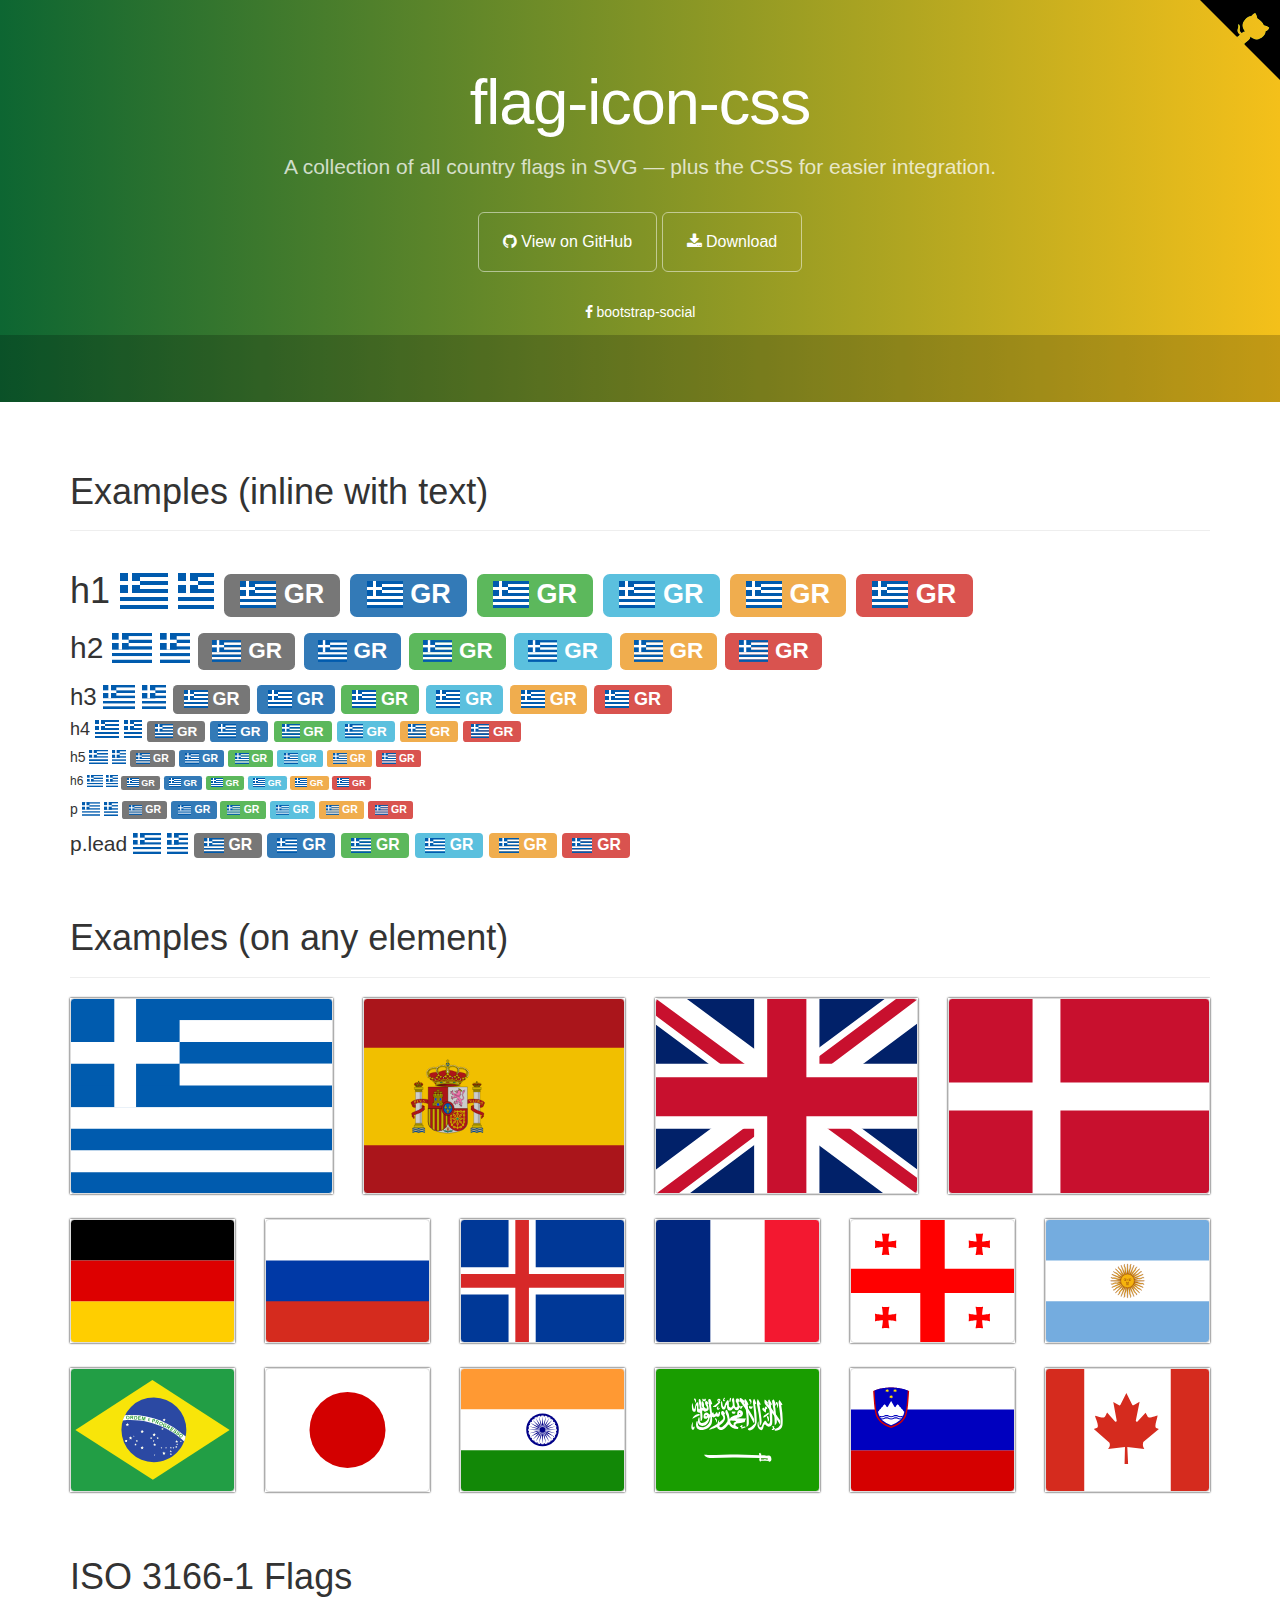
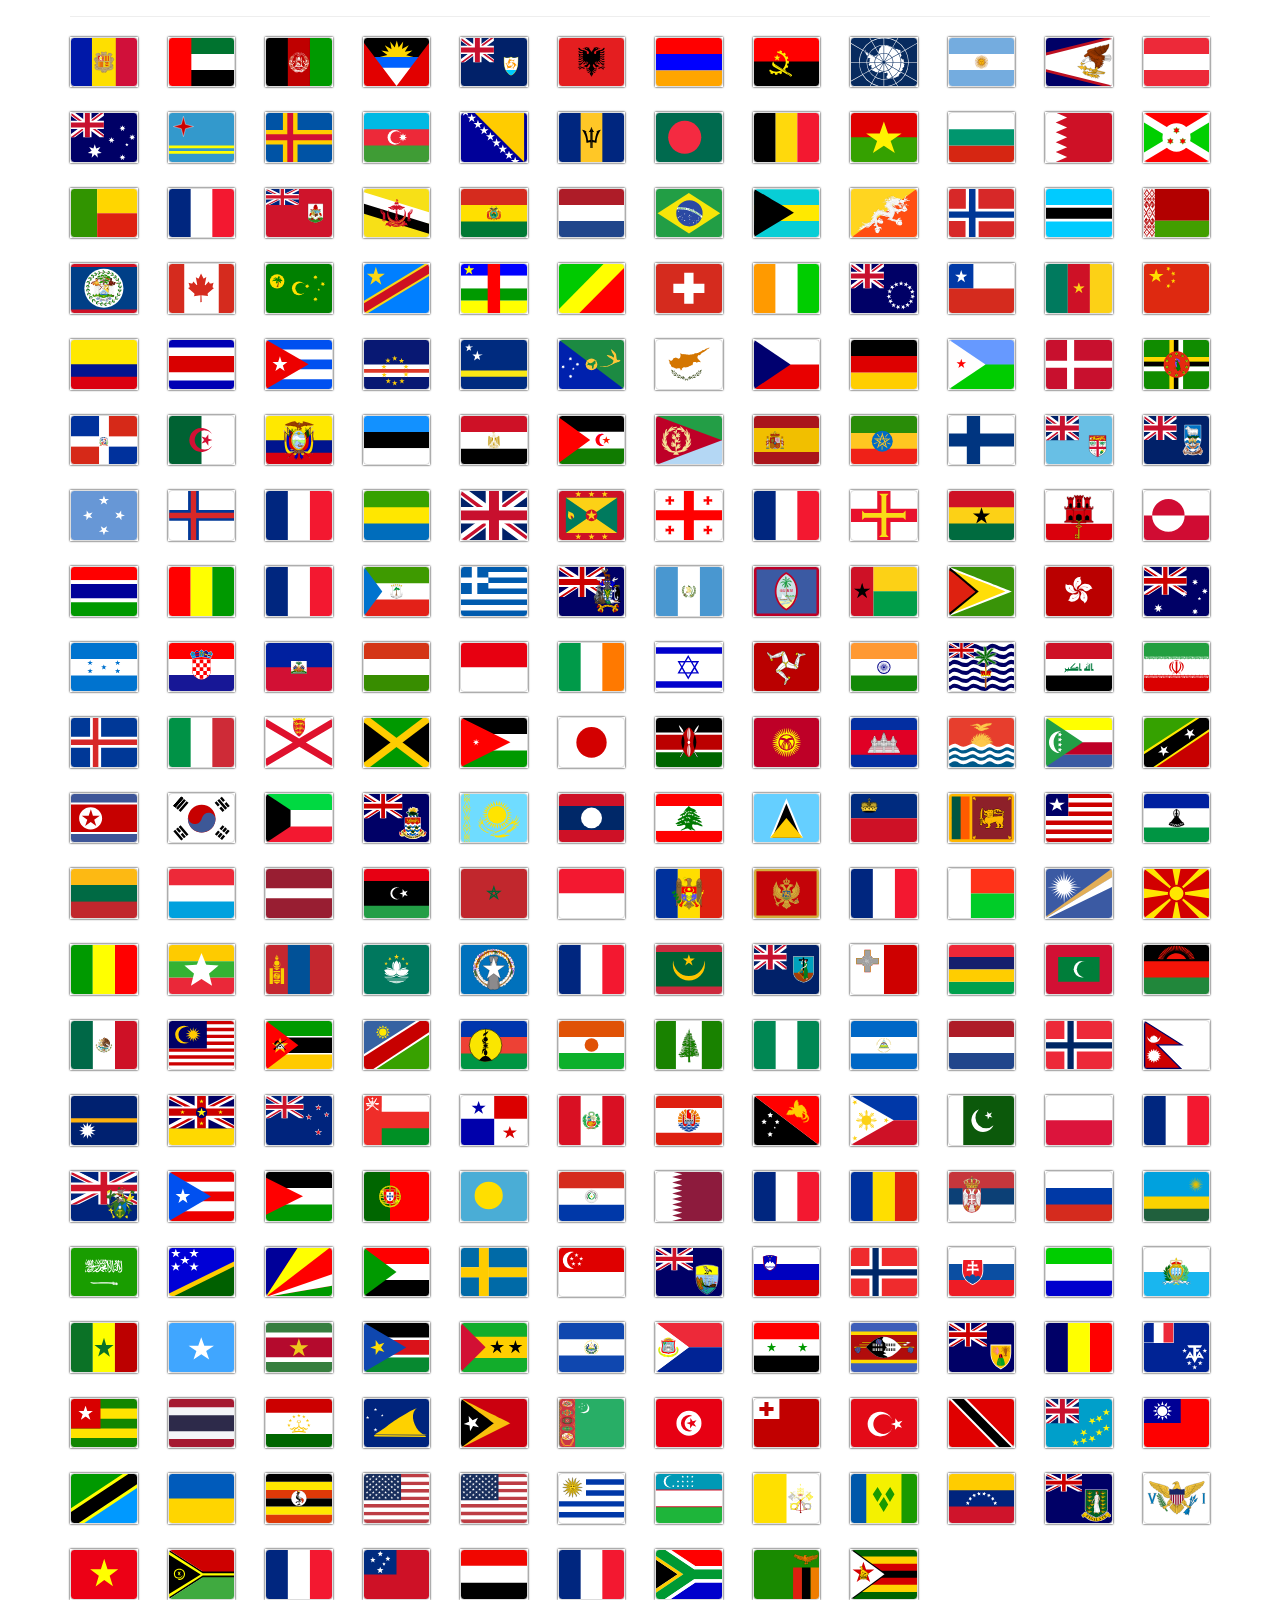
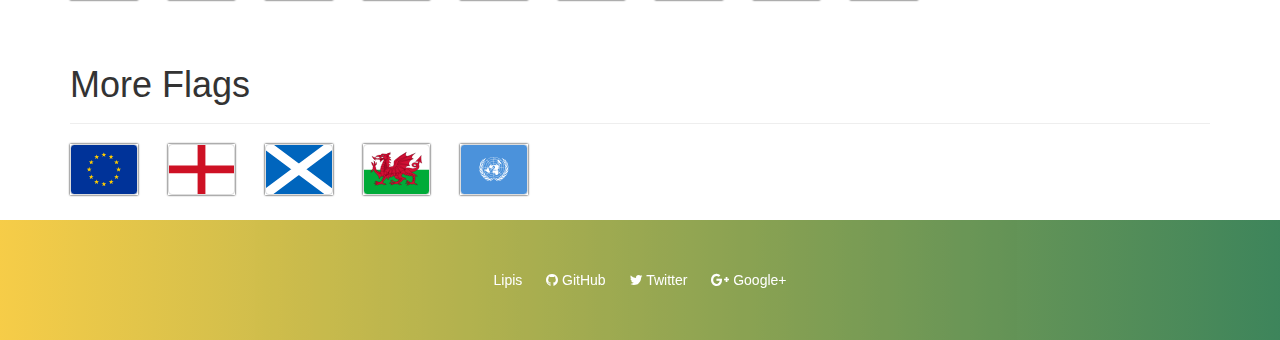
<file: assets/vendors/flag-icon-css/index.html>
<!DOCTYPE html>
<html lang="en">
  <head>
    <meta charset="utf-8">
    <meta name="viewport" content="width=device-width, initial-scale=1.0">
    <meta property="og:type" content="website" />
    <meta property="og:url" content="https://lipis.github.io/flag-icon-css/" />

    <title>SVG Country Flags | flag-icon-css</title>

    <link href="https://maxcdn.bootstrapcdn.com/bootstrap/3.3.6/css/bootstrap.min.css" rel="stylesheet" id="bootstrap">
    <link href="https://maxcdn.bootstrapcdn.com/font-awesome/4.5.0/css/font-awesome.min.css" rel="stylesheet">
    <link href="./assets/docs.css" rel="stylesheet">
    <link href="./css/flag-icon.css" rel="stylesheet">
  </head>

  <body>
    <div class="jumbotron">
      <div class="container">
        <h1>flag-icon-css</h1>
        <p>
          A collection of all country flags in SVG — plus the CSS for easier integration.
        </p>
        <a href="https://github.com/lipis/flag-icon-css" class="btn btn-outline btn-lg"><span class="fa fa-github"></span> View on GitHub</a>
        <a href="https://github.com/lipis/flag-icon-css/archive/master.zip" class="btn btn-outline btn-lg"><span class="fa fa-download"></span> Download</a>
        <ul class="jumbotron-links">
          <li><a href="https://lipis.github.io/bootstrap-social"><span class="fa fa-facebook"></span> bootstrap-social</a></li>
        </ul>
      </div>
      <div class="bottom">
        <iframe src="https://ghbtns.com/github-btn.html?user=lipis&amp;repo=flag-icon-css&amp;type=watch&amp;count=true" class="social-share"></iframe>
      </div>
    </div>
    <script>
      if (window.location.hostname.indexOf('github') > 0) {
        window.location.replace("http://flag-icon-css.lip.is/");
      }
    </script>
    <div class="container">
      <section id="examples">
        <div class="page-header">
          <h1>Examples (inline with text)</h1>
        </div>
        <div class="no-wrap">
          <h1>
            h1
            <span class="flag-icon flag-icon-gr"></span>
            <span class="flag-icon flag-icon-squared flag-icon-gr"></span>
            <span class="label label-default"><span class="flag-icon flag-icon-gr"></span> GR</span>
            <span class="label label-primary"><span class="flag-icon flag-icon-gr"></span> GR</span>
            <span class="label label-success"><span class="flag-icon flag-icon-gr"></span> GR</span>
            <span class="label label-info"><span class="flag-icon flag-icon-gr"></span> GR</span>
            <span class="label label-warning"><span class="flag-icon flag-icon-gr"></span> GR</span>
            <span class="label label-danger"><span class="flag-icon flag-icon-gr"></span> GR</span>
          </h1>
          <h2>
            h2
            <span class="flag-icon flag-icon-gr"></span>
            <span class="flag-icon flag-icon-squared flag-icon-gr"></span>
            <span class="label label-default"><span class="flag-icon flag-icon-gr"></span> GR</span>
            <span class="label label-primary"><span class="flag-icon flag-icon-gr"></span> GR</span>
            <span class="label label-success"><span class="flag-icon flag-icon-gr"></span> GR</span>
            <span class="label label-info"><span class="flag-icon flag-icon-gr"></span> GR</span>
            <span class="label label-warning"><span class="flag-icon flag-icon-gr"></span> GR</span>
            <span class="label label-danger"><span class="flag-icon flag-icon-gr"></span> GR</span>
          </h2>
          <h3>
            h3
            <span class="flag-icon flag-icon-gr"></span>
            <span class="flag-icon flag-icon-squared flag-icon-gr"></span>
            <span class="label label-default"><span class="flag-icon flag-icon-gr"></span> GR</span>
            <span class="label label-primary"><span class="flag-icon flag-icon-gr"></span> GR</span>
            <span class="label label-success"><span class="flag-icon flag-icon-gr"></span> GR</span>
            <span class="label label-info"><span class="flag-icon flag-icon-gr"></span> GR</span>
            <span class="label label-warning"><span class="flag-icon flag-icon-gr"></span> GR</span>
            <span class="label label-danger"><span class="flag-icon flag-icon-gr"></span> GR</span>
          </h3>
          <h4>
            h4
            <span class="flag-icon flag-icon-gr"></span>
            <span class="flag-icon flag-icon-squared flag-icon-gr"></span>
            <span class="label label-default"><span class="flag-icon flag-icon-gr"></span> GR</span>
            <span class="label label-primary"><span class="flag-icon flag-icon-gr"></span> GR</span>
            <span class="label label-success"><span class="flag-icon flag-icon-gr"></span> GR</span>
            <span class="label label-info"><span class="flag-icon flag-icon-gr"></span> GR</span>
            <span class="label label-warning"><span class="flag-icon flag-icon-gr"></span> GR</span>
            <span class="label label-danger"><span class="flag-icon flag-icon-gr"></span> GR</span>
          </h4>
          <h5>
            h5
            <span class="flag-icon flag-icon-gr"></span>
            <span class="flag-icon flag-icon-squared flag-icon-gr"></span>
            <span class="label label-default"><span class="flag-icon flag-icon-gr"></span> GR</span>
            <span class="label label-primary"><span class="flag-icon flag-icon-gr"></span> GR</span>
            <span class="label label-success"><span class="flag-icon flag-icon-gr"></span> GR</span>
            <span class="label label-info"><span class="flag-icon flag-icon-gr"></span> GR</span>
            <span class="label label-warning"><span class="flag-icon flag-icon-gr"></span> GR</span>
            <span class="label label-danger"><span class="flag-icon flag-icon-gr"></span> GR</span>
          </h5>
          <h6>
            h6
            <span class="flag-icon flag-icon-gr"></span>
            <span class="flag-icon flag-icon-squared flag-icon-gr"></span>
            <span class="label label-default"><span class="flag-icon flag-icon-gr"></span> GR</span>
            <span class="label label-primary"><span class="flag-icon flag-icon-gr"></span> GR</span>
            <span class="label label-success"><span class="flag-icon flag-icon-gr"></span> GR</span>
            <span class="label label-info"><span class="flag-icon flag-icon-gr"></span> GR</span>
            <span class="label label-warning"><span class="flag-icon flag-icon-gr"></span> GR</span>
            <span class="label label-danger"><span class="flag-icon flag-icon-gr"></span> GR</span>
          </h6>
          <p>
            p
            <span class="flag-icon flag-icon-gr"></span>
            <span class="flag-icon flag-icon-squared flag-icon-gr"></span>
            <span class="label label-default"><span class="flag-icon flag-icon-gr"></span> GR</span>
            <span class="label label-primary"><span class="flag-icon flag-icon-gr"></span> GR</span>
            <span class="label label-success"><span class="flag-icon flag-icon-gr"></span> GR</span>
            <span class="label label-info"><span class="flag-icon flag-icon-gr"></span> GR</span>
            <span class="label label-warning"><span class="flag-icon flag-icon-gr"></span> GR</span>
            <span class="label label-danger"><span class="flag-icon flag-icon-gr"></span> GR</span>
          </p>
          <p class="lead">
            p.lead
            <span class="flag-icon flag-icon-gr"></span>
            <span class="flag-icon flag-icon-squared flag-icon-gr"></span>
            <span class="label label-default"><span class="flag-icon flag-icon-gr"></span> GR</span>
            <span class="label label-primary"><span class="flag-icon flag-icon-gr"></span> GR</span>
            <span class="label label-success"><span class="flag-icon flag-icon-gr"></span> GR</span>
            <span class="label label-info"><span class="flag-icon flag-icon-gr"></span> GR</span>
            <span class="label label-warning"><span class="flag-icon flag-icon-gr"></span> GR</span>
            <span class="label label-danger"><span class="flag-icon flag-icon-gr"></span> GR</span>
          </p>
        </section>
      </section>
      <section id="more" class="d">
        <div class="page-header">
          <h1>Examples (on any element)</h1>
        </div>
        <div class="row">
          <div class="col-lg-3 col-md-4 col-sm-4 col-xs-6">
            <div class="flag-wrapper">
              <div class="img-thumbnail flag flag-icon-background flag-icon-gr"></div>
            </div>
          </div>
          <div class="col-lg-3 col-md-4 col-sm-4 col-xs-6">
            <div class="flag-wrapper">
              <div class="img-thumbnail flag flag-icon-background flag-icon-es"></div>
            </div>
          </div>
          <div class="col-lg-3 col-md-4 col-sm-4 col-xs-3">
            <div class="flag-wrapper">
              <div class="img-thumbnail flag flag-icon-background flag-icon-gb"></div>
            </div>
          </div>
          <div class="col-lg-3 col-sm-2 col-xs-3">
            <div class="flag-wrapper">
              <div class="img-thumbnail flag flag-icon-background flag-icon-dk"></div>
            </div>
          </div>
          <div class="col-sm-2 col-xs-3">
            <div class="flag-wrapper">
              <div class="img-thumbnail flag flag-icon-background flag-icon-de"></div>
            </div>
          </div>
          <div class="col-sm-2 col-xs-3">
            <div class="flag-wrapper">
              <div class="img-thumbnail flag flag-icon-background flag-icon-ru"></div>
            </div>
          </div>
          <div class="col-sm-2 col-xs-3">
            <div class="flag-wrapper">
              <div class="img-thumbnail flag flag-icon-background flag-icon-is"></div>
            </div>
          </div>
          <div class="col-sm-2 col-xs-3">
            <div class="flag-wrapper">
              <div class="img-thumbnail flag flag-icon-background flag-icon-fr"></div>
            </div>
          </div>
          <div class="col-sm-2 col-xs-3">
            <div class="flag-wrapper">
              <div class="img-thumbnail flag flag-icon-background flag-icon-ge"></div>
            </div>
          </div>
          <div class="col-sm-2 col-xs-3">
            <div class="flag-wrapper">
              <div class="img-thumbnail flag flag-icon-background flag-icon-ar"></div>
            </div>
          </div>
          <div class="col-sm-2 col-xs-3">
            <div class="flag-wrapper">
              <div class="img-thumbnail flag flag-icon-background flag-icon-br"></div>
            </div>
          </div>
          <div class="col-sm-2 col-xs-3">
            <div class="flag-wrapper">
              <div class="img-thumbnail flag flag-icon-background flag-icon-jp"></div>
            </div>
          </div>
          <div class="col-sm-2 col-xs-3 hidden-xs">
            <div class="flag-wrapper">
              <div class="img-thumbnail flag flag-icon-background flag-icon-in"></div>
            </div>
          </div>
          <div class="col-sm-2 col-xs-3">
            <div class="flag-wrapper">
              <div class="img-thumbnail flag flag-icon-background flag-icon-sa"></div>
            </div>
          </div>
          <div class="col-sm-2 col-xs-3">
            <div class="flag-wrapper">
              <div class="img-thumbnail flag flag-icon-background flag-icon-si"></div>
            </div>
          </div>
          <div class="col-sm-2 col-xs-3 visible-lg">
            <div class="flag-wrapper">
              <div class="img-thumbnail flag flag-icon-background flag-icon-ca"></div>
            </div>
          </div>
        </div>
      </section>
      <section class="all-flags">
        <div class="page-header">
          <h1>ISO 3166-1 Flags</h1>
        </div>
        <div class="row">
          <div class="col-md-1 col-sm-2 col-xs-3"><div class="flag-wrapper"><div class="img-thumbnail flag flag-icon-background flag-icon-ad" title="ad" id="ad"></div></div></div>
          <div class="col-md-1 col-sm-2 col-xs-3"><div class="flag-wrapper"><div class="img-thumbnail flag flag-icon-background flag-icon-ae" title="ae" id="ae"></div></div></div>
          <div class="col-md-1 col-sm-2 col-xs-3"><div class="flag-wrapper"><div class="img-thumbnail flag flag-icon-background flag-icon-af" title="af" id="af"></div></div></div>
          <div class="col-md-1 col-sm-2 col-xs-3"><div class="flag-wrapper"><div class="img-thumbnail flag flag-icon-background flag-icon-ag" title="ag" id="ag"></div></div></div>
          <div class="col-md-1 col-sm-2 col-xs-3"><div class="flag-wrapper"><div class="img-thumbnail flag flag-icon-background flag-icon-ai" title="ai" id="ai"></div></div></div>
          <div class="col-md-1 col-sm-2 col-xs-3"><div class="flag-wrapper"><div class="img-thumbnail flag flag-icon-background flag-icon-al" title="al" id="al"></div></div></div>
          <div class="col-md-1 col-sm-2 col-xs-3"><div class="flag-wrapper"><div class="img-thumbnail flag flag-icon-background flag-icon-am" title="am" id="am"></div></div></div>
          <div class="col-md-1 col-sm-2 col-xs-3"><div class="flag-wrapper"><div class="img-thumbnail flag flag-icon-background flag-icon-ao" title="ao" id="ao"></div></div></div>
          <div class="col-md-1 col-sm-2 col-xs-3"><div class="flag-wrapper"><div class="img-thumbnail flag flag-icon-background flag-icon-aq" title="aq" id="aq"></div></div></div>
          <div class="col-md-1 col-sm-2 col-xs-3"><div class="flag-wrapper"><div class="img-thumbnail flag flag-icon-background flag-icon-ar" title="ar" id="ar"></div></div></div>
          <div class="col-md-1 col-sm-2 col-xs-3"><div class="flag-wrapper"><div class="img-thumbnail flag flag-icon-background flag-icon-as" title="as" id="as"></div></div></div>
          <div class="col-md-1 col-sm-2 col-xs-3"><div class="flag-wrapper"><div class="img-thumbnail flag flag-icon-background flag-icon-at" title="at" id="at"></div></div></div>
          <div class="col-md-1 col-sm-2 col-xs-3"><div class="flag-wrapper"><div class="img-thumbnail flag flag-icon-background flag-icon-au" title="au" id="au"></div></div></div>
          <div class="col-md-1 col-sm-2 col-xs-3"><div class="flag-wrapper"><div class="img-thumbnail flag flag-icon-background flag-icon-aw" title="aw" id="aw"></div></div></div>
          <div class="col-md-1 col-sm-2 col-xs-3"><div class="flag-wrapper"><div class="img-thumbnail flag flag-icon-background flag-icon-ax" title="ax" id="ax"></div></div></div>
          <div class="col-md-1 col-sm-2 col-xs-3"><div class="flag-wrapper"><div class="img-thumbnail flag flag-icon-background flag-icon-az" title="az" id="az"></div></div></div>
          <div class="col-md-1 col-sm-2 col-xs-3"><div class="flag-wrapper"><div class="img-thumbnail flag flag-icon-background flag-icon-ba" title="ba" id="ba"></div></div></div>
          <div class="col-md-1 col-sm-2 col-xs-3"><div class="flag-wrapper"><div class="img-thumbnail flag flag-icon-background flag-icon-bb" title="bb" id="bb"></div></div></div>
          <div class="col-md-1 col-sm-2 col-xs-3"><div class="flag-wrapper"><div class="img-thumbnail flag flag-icon-background flag-icon-bd" title="bd" id="bd"></div></div></div>
          <div class="col-md-1 col-sm-2 col-xs-3"><div class="flag-wrapper"><div class="img-thumbnail flag flag-icon-background flag-icon-be" title="be" id="be"></div></div></div>
          <div class="col-md-1 col-sm-2 col-xs-3"><div class="flag-wrapper"><div class="img-thumbnail flag flag-icon-background flag-icon-bf" title="bf" id="bf"></div></div></div>
          <div class="col-md-1 col-sm-2 col-xs-3"><div class="flag-wrapper"><div class="img-thumbnail flag flag-icon-background flag-icon-bg" title="bg" id="bg"></div></div></div>
          <div class="col-md-1 col-sm-2 col-xs-3"><div class="flag-wrapper"><div class="img-thumbnail flag flag-icon-background flag-icon-bh" title="bh" id="bh"></div></div></div>
          <div class="col-md-1 col-sm-2 col-xs-3"><div class="flag-wrapper"><div class="img-thumbnail flag flag-icon-background flag-icon-bi" title="bi" id="bi"></div></div></div>
          <div class="col-md-1 col-sm-2 col-xs-3"><div class="flag-wrapper"><div class="img-thumbnail flag flag-icon-background flag-icon-bj" title="bj" id="bj"></div></div></div>
          <div class="col-md-1 col-sm-2 col-xs-3"><div class="flag-wrapper"><div class="img-thumbnail flag flag-icon-background flag-icon-bl" title="bl" id="bl"></div></div></div>
          <div class="col-md-1 col-sm-2 col-xs-3"><div class="flag-wrapper"><div class="img-thumbnail flag flag-icon-background flag-icon-bm" title="bm" id="bm"></div></div></div>
          <div class="col-md-1 col-sm-2 col-xs-3"><div class="flag-wrapper"><div class="img-thumbnail flag flag-icon-background flag-icon-bn" title="bn" id="bn"></div></div></div>
          <div class="col-md-1 col-sm-2 col-xs-3"><div class="flag-wrapper"><div class="img-thumbnail flag flag-icon-background flag-icon-bo" title="bo" id="bo"></div></div></div>
          <div class="col-md-1 col-sm-2 col-xs-3"><div class="flag-wrapper"><div class="img-thumbnail flag flag-icon-background flag-icon-bq" title="bq" id="bq"></div></div></div>
          <div class="col-md-1 col-sm-2 col-xs-3"><div class="flag-wrapper"><div class="img-thumbnail flag flag-icon-background flag-icon-br" title="br" id="br"></div></div></div>
          <div class="col-md-1 col-sm-2 col-xs-3"><div class="flag-wrapper"><div class="img-thumbnail flag flag-icon-background flag-icon-bs" title="bs" id="bs"></div></div></div>
          <div class="col-md-1 col-sm-2 col-xs-3"><div class="flag-wrapper"><div class="img-thumbnail flag flag-icon-background flag-icon-bt" title="bt" id="bt"></div></div></div>
          <div class="col-md-1 col-sm-2 col-xs-3"><div class="flag-wrapper"><div class="img-thumbnail flag flag-icon-background flag-icon-bv" title="bv" id="bv"></div></div></div>
          <div class="col-md-1 col-sm-2 col-xs-3"><div class="flag-wrapper"><div class="img-thumbnail flag flag-icon-background flag-icon-bw" title="bw" id="bw"></div></div></div>
          <div class="col-md-1 col-sm-2 col-xs-3"><div class="flag-wrapper"><div class="img-thumbnail flag flag-icon-background flag-icon-by" title="by" id="by"></div></div></div>
          <div class="col-md-1 col-sm-2 col-xs-3"><div class="flag-wrapper"><div class="img-thumbnail flag flag-icon-background flag-icon-bz" title="bz" id="bz"></div></div></div>
          <div class="col-md-1 col-sm-2 col-xs-3"><div class="flag-wrapper"><div class="img-thumbnail flag flag-icon-background flag-icon-ca" title="ca" id="ca"></div></div></div>
          <div class="col-md-1 col-sm-2 col-xs-3"><div class="flag-wrapper"><div class="img-thumbnail flag flag-icon-background flag-icon-cc" title="cc" id="cc"></div></div></div>
          <div class="col-md-1 col-sm-2 col-xs-3"><div class="flag-wrapper"><div class="img-thumbnail flag flag-icon-background flag-icon-cd" title="cd" id="cd"></div></div></div>
          <div class="col-md-1 col-sm-2 col-xs-3"><div class="flag-wrapper"><div class="img-thumbnail flag flag-icon-background flag-icon-cf" title="cf" id="cf"></div></div></div>
          <div class="col-md-1 col-sm-2 col-xs-3"><div class="flag-wrapper"><div class="img-thumbnail flag flag-icon-background flag-icon-cg" title="cg" id="cg"></div></div></div>
          <div class="col-md-1 col-sm-2 col-xs-3"><div class="flag-wrapper"><div class="img-thumbnail flag flag-icon-background flag-icon-ch" title="ch" id="ch"></div></div></div>
          <div class="col-md-1 col-sm-2 col-xs-3"><div class="flag-wrapper"><div class="img-thumbnail flag flag-icon-background flag-icon-ci" title="ci" id="ci"></div></div></div>
          <div class="col-md-1 col-sm-2 col-xs-3"><div class="flag-wrapper"><div class="img-thumbnail flag flag-icon-background flag-icon-ck" title="ck" id="ck"></div></div></div>
          <div class="col-md-1 col-sm-2 col-xs-3"><div class="flag-wrapper"><div class="img-thumbnail flag flag-icon-background flag-icon-cl" title="cl" id="cl"></div></div></div>
          <div class="col-md-1 col-sm-2 col-xs-3"><div class="flag-wrapper"><div class="img-thumbnail flag flag-icon-background flag-icon-cm" title="cm" id="cm"></div></div></div>
          <div class="col-md-1 col-sm-2 col-xs-3"><div class="flag-wrapper"><div class="img-thumbnail flag flag-icon-background flag-icon-cn" title="cn" id="cn"></div></div></div>
          <div class="col-md-1 col-sm-2 col-xs-3"><div class="flag-wrapper"><div class="img-thumbnail flag flag-icon-background flag-icon-co" title="co" id="co"></div></div></div>
          <div class="col-md-1 col-sm-2 col-xs-3"><div class="flag-wrapper"><div class="img-thumbnail flag flag-icon-background flag-icon-cr" title="cr" id="cr"></div></div></div>
          <div class="col-md-1 col-sm-2 col-xs-3"><div class="flag-wrapper"><div class="img-thumbnail flag flag-icon-background flag-icon-cu" title="cu" id="cu"></div></div></div>
          <div class="col-md-1 col-sm-2 col-xs-3"><div class="flag-wrapper"><div class="img-thumbnail flag flag-icon-background flag-icon-cv" title="cv" id="cv"></div></div></div>
          <div class="col-md-1 col-sm-2 col-xs-3"><div class="flag-wrapper"><div class="img-thumbnail flag flag-icon-background flag-icon-cw" title="cw" id="cw"></div></div></div>
          <div class="col-md-1 col-sm-2 col-xs-3"><div class="flag-wrapper"><div class="img-thumbnail flag flag-icon-background flag-icon-cx" title="cx" id="cx"></div></div></div>
          <div class="col-md-1 col-sm-2 col-xs-3"><div class="flag-wrapper"><div class="img-thumbnail flag flag-icon-background flag-icon-cy" title="cy" id="cy"></div></div></div>
          <div class="col-md-1 col-sm-2 col-xs-3"><div class="flag-wrapper"><div class="img-thumbnail flag flag-icon-background flag-icon-cz" title="cz" id="cz"></div></div></div>
          <div class="col-md-1 col-sm-2 col-xs-3"><div class="flag-wrapper"><div class="img-thumbnail flag flag-icon-background flag-icon-de" title="de" id="de"></div></div></div>
          <div class="col-md-1 col-sm-2 col-xs-3"><div class="flag-wrapper"><div class="img-thumbnail flag flag-icon-background flag-icon-dj" title="dj" id="dj"></div></div></div>
          <div class="col-md-1 col-sm-2 col-xs-3"><div class="flag-wrapper"><div class="img-thumbnail flag flag-icon-background flag-icon-dk" title="dk" id="dk"></div></div></div>
          <div class="col-md-1 col-sm-2 col-xs-3"><div class="flag-wrapper"><div class="img-thumbnail flag flag-icon-background flag-icon-dm" title="dm" id="dm"></div></div></div>
          <div class="col-md-1 col-sm-2 col-xs-3"><div class="flag-wrapper"><div class="img-thumbnail flag flag-icon-background flag-icon-do" title="do" id="do"></div></div></div>
          <div class="col-md-1 col-sm-2 col-xs-3"><div class="flag-wrapper"><div class="img-thumbnail flag flag-icon-background flag-icon-dz" title="dz" id="dz"></div></div></div>
          <div class="col-md-1 col-sm-2 col-xs-3"><div class="flag-wrapper"><div class="img-thumbnail flag flag-icon-background flag-icon-ec" title="ec" id="ec"></div></div></div>
          <div class="col-md-1 col-sm-2 col-xs-3"><div class="flag-wrapper"><div class="img-thumbnail flag flag-icon-background flag-icon-ee" title="ee" id="ee"></div></div></div>
          <div class="col-md-1 col-sm-2 col-xs-3"><div class="flag-wrapper"><div class="img-thumbnail flag flag-icon-background flag-icon-eg" title="eg" id="eg"></div></div></div>
          <div class="col-md-1 col-sm-2 col-xs-3"><div class="flag-wrapper"><div class="img-thumbnail flag flag-icon-background flag-icon-eh" title="eh" id="eh"></div></div></div>
          <div class="col-md-1 col-sm-2 col-xs-3"><div class="flag-wrapper"><div class="img-thumbnail flag flag-icon-background flag-icon-er" title="er" id="er"></div></div></div>
          <div class="col-md-1 col-sm-2 col-xs-3"><div class="flag-wrapper"><div class="img-thumbnail flag flag-icon-background flag-icon-es" title="es" id="es"></div></div></div>
          <div class="col-md-1 col-sm-2 col-xs-3"><div class="flag-wrapper"><div class="img-thumbnail flag flag-icon-background flag-icon-et" title="et" id="et"></div></div></div>
          <div class="col-md-1 col-sm-2 col-xs-3"><div class="flag-wrapper"><div class="img-thumbnail flag flag-icon-background flag-icon-fi" title="fi" id="fi"></div></div></div>
          <div class="col-md-1 col-sm-2 col-xs-3"><div class="flag-wrapper"><div class="img-thumbnail flag flag-icon-background flag-icon-fj" title="fj" id="fj"></div></div></div>
          <div class="col-md-1 col-sm-2 col-xs-3"><div class="flag-wrapper"><div class="img-thumbnail flag flag-icon-background flag-icon-fk" title="fk" id="fk"></div></div></div>
          <div class="col-md-1 col-sm-2 col-xs-3"><div class="flag-wrapper"><div class="img-thumbnail flag flag-icon-background flag-icon-fm" title="fm" id="fm"></div></div></div>
          <div class="col-md-1 col-sm-2 col-xs-3"><div class="flag-wrapper"><div class="img-thumbnail flag flag-icon-background flag-icon-fo" title="fo" id="fo"></div></div></div>
          <div class="col-md-1 col-sm-2 col-xs-3"><div class="flag-wrapper"><div class="img-thumbnail flag flag-icon-background flag-icon-fr" title="fr" id="fr"></div></div></div>
          <div class="col-md-1 col-sm-2 col-xs-3"><div class="flag-wrapper"><div class="img-thumbnail flag flag-icon-background flag-icon-ga" title="ga" id="ga"></div></div></div>
          <div class="col-md-1 col-sm-2 col-xs-3"><div class="flag-wrapper"><div class="img-thumbnail flag flag-icon-background flag-icon-gb" title="gb" id="gb"></div></div></div>
          <div class="col-md-1 col-sm-2 col-xs-3"><div class="flag-wrapper"><div class="img-thumbnail flag flag-icon-background flag-icon-gd" title="gd" id="gd"></div></div></div>
          <div class="col-md-1 col-sm-2 col-xs-3"><div class="flag-wrapper"><div class="img-thumbnail flag flag-icon-background flag-icon-ge" title="ge" id="ge"></div></div></div>
          <div class="col-md-1 col-sm-2 col-xs-3"><div class="flag-wrapper"><div class="img-thumbnail flag flag-icon-background flag-icon-gf" title="gf" id="gf"></div></div></div>
          <div class="col-md-1 col-sm-2 col-xs-3"><div class="flag-wrapper"><div class="img-thumbnail flag flag-icon-background flag-icon-gg" title="gg" id="gg"></div></div></div>
          <div class="col-md-1 col-sm-2 col-xs-3"><div class="flag-wrapper"><div class="img-thumbnail flag flag-icon-background flag-icon-gh" title="gh" id="gh"></div></div></div>
          <div class="col-md-1 col-sm-2 col-xs-3"><div class="flag-wrapper"><div class="img-thumbnail flag flag-icon-background flag-icon-gi" title="gi" id="gi"></div></div></div>
          <div class="col-md-1 col-sm-2 col-xs-3"><div class="flag-wrapper"><div class="img-thumbnail flag flag-icon-background flag-icon-gl" title="gl" id="gl"></div></div></div>
          <div class="col-md-1 col-sm-2 col-xs-3"><div class="flag-wrapper"><div class="img-thumbnail flag flag-icon-background flag-icon-gm" title="gm" id="gm"></div></div></div>
          <div class="col-md-1 col-sm-2 col-xs-3"><div class="flag-wrapper"><div class="img-thumbnail flag flag-icon-background flag-icon-gn" title="gn" id="gn"></div></div></div>
          <div class="col-md-1 col-sm-2 col-xs-3"><div class="flag-wrapper"><div class="img-thumbnail flag flag-icon-background flag-icon-gp" title="gp" id="gp"></div></div></div>
          <div class="col-md-1 col-sm-2 col-xs-3"><div class="flag-wrapper"><div class="img-thumbnail flag flag-icon-background flag-icon-gq" title="gq" id="gq"></div></div></div>
          <div class="col-md-1 col-sm-2 col-xs-3"><div class="flag-wrapper"><div class="img-thumbnail flag flag-icon-background flag-icon-gr" title="gr" id="gr"></div></div></div>
          <div class="col-md-1 col-sm-2 col-xs-3"><div class="flag-wrapper"><div class="img-thumbnail flag flag-icon-background flag-icon-gs" title="gs" id="gs"></div></div></div>
          <div class="col-md-1 col-sm-2 col-xs-3"><div class="flag-wrapper"><div class="img-thumbnail flag flag-icon-background flag-icon-gt" title="gt" id="gt"></div></div></div>
          <div class="col-md-1 col-sm-2 col-xs-3"><div class="flag-wrapper"><div class="img-thumbnail flag flag-icon-background flag-icon-gu" title="gu" id="gu"></div></div></div>
          <div class="col-md-1 col-sm-2 col-xs-3"><div class="flag-wrapper"><div class="img-thumbnail flag flag-icon-background flag-icon-gw" title="gw" id="gw"></div></div></div>
          <div class="col-md-1 col-sm-2 col-xs-3"><div class="flag-wrapper"><div class="img-thumbnail flag flag-icon-background flag-icon-gy" title="gy" id="gy"></div></div></div>
          <div class="col-md-1 col-sm-2 col-xs-3"><div class="flag-wrapper"><div class="img-thumbnail flag flag-icon-background flag-icon-hk" title="hk" id="hk"></div></div></div>
          <div class="col-md-1 col-sm-2 col-xs-3"><div class="flag-wrapper"><div class="img-thumbnail flag flag-icon-background flag-icon-hm" title="hm" id="hm"></div></div></div>
          <div class="col-md-1 col-sm-2 col-xs-3"><div class="flag-wrapper"><div class="img-thumbnail flag flag-icon-background flag-icon-hn" title="hn" id="hn"></div></div></div>
          <div class="col-md-1 col-sm-2 col-xs-3"><div class="flag-wrapper"><div class="img-thumbnail flag flag-icon-background flag-icon-hr" title="hr" id="hr"></div></div></div>
          <div class="col-md-1 col-sm-2 col-xs-3"><div class="flag-wrapper"><div class="img-thumbnail flag flag-icon-background flag-icon-ht" title="ht" id="ht"></div></div></div>
          <div class="col-md-1 col-sm-2 col-xs-3"><div class="flag-wrapper"><div class="img-thumbnail flag flag-icon-background flag-icon-hu" title="hu" id="hu"></div></div></div>
          <div class="col-md-1 col-sm-2 col-xs-3"><div class="flag-wrapper"><div class="img-thumbnail flag flag-icon-background flag-icon-id" title="id" id="id"></div></div></div>
          <div class="col-md-1 col-sm-2 col-xs-3"><div class="flag-wrapper"><div class="img-thumbnail flag flag-icon-background flag-icon-ie" title="ie" id="ie"></div></div></div>
          <div class="col-md-1 col-sm-2 col-xs-3"><div class="flag-wrapper"><div class="img-thumbnail flag flag-icon-background flag-icon-il" title="il" id="il"></div></div></div>
          <div class="col-md-1 col-sm-2 col-xs-3"><div class="flag-wrapper"><div class="img-thumbnail flag flag-icon-background flag-icon-im" title="im" id="im"></div></div></div>
          <div class="col-md-1 col-sm-2 col-xs-3"><div class="flag-wrapper"><div class="img-thumbnail flag flag-icon-background flag-icon-in" title="in" id="in"></div></div></div>
          <div class="col-md-1 col-sm-2 col-xs-3"><div class="flag-wrapper"><div class="img-thumbnail flag flag-icon-background flag-icon-io" title="io" id="io"></div></div></div>
          <div class="col-md-1 col-sm-2 col-xs-3"><div class="flag-wrapper"><div class="img-thumbnail flag flag-icon-background flag-icon-iq" title="iq" id="iq"></div></div></div>
          <div class="col-md-1 col-sm-2 col-xs-3"><div class="flag-wrapper"><div class="img-thumbnail flag flag-icon-background flag-icon-ir" title="ir" id="ir"></div></div></div>
          <div class="col-md-1 col-sm-2 col-xs-3"><div class="flag-wrapper"><div class="img-thumbnail flag flag-icon-background flag-icon-is" title="is" id="is"></div></div></div>
          <div class="col-md-1 col-sm-2 col-xs-3"><div class="flag-wrapper"><div class="img-thumbnail flag flag-icon-background flag-icon-it" title="it" id="it"></div></div></div>
          <div class="col-md-1 col-sm-2 col-xs-3"><div class="flag-wrapper"><div class="img-thumbnail flag flag-icon-background flag-icon-je" title="je" id="je"></div></div></div>
          <div class="col-md-1 col-sm-2 col-xs-3"><div class="flag-wrapper"><div class="img-thumbnail flag flag-icon-background flag-icon-jm" title="jm" id="jm"></div></div></div>
          <div class="col-md-1 col-sm-2 col-xs-3"><div class="flag-wrapper"><div class="img-thumbnail flag flag-icon-background flag-icon-jo" title="jo" id="jo"></div></div></div>
          <div class="col-md-1 col-sm-2 col-xs-3"><div class="flag-wrapper"><div class="img-thumbnail flag flag-icon-background flag-icon-jp" title="jp" id="jp"></div></div></div>
          <div class="col-md-1 col-sm-2 col-xs-3"><div class="flag-wrapper"><div class="img-thumbnail flag flag-icon-background flag-icon-ke" title="ke" id="ke"></div></div></div>
          <div class="col-md-1 col-sm-2 col-xs-3"><div class="flag-wrapper"><div class="img-thumbnail flag flag-icon-background flag-icon-kg" title="kg" id="kg"></div></div></div>
          <div class="col-md-1 col-sm-2 col-xs-3"><div class="flag-wrapper"><div class="img-thumbnail flag flag-icon-background flag-icon-kh" title="kh" id="kh"></div></div></div>
          <div class="col-md-1 col-sm-2 col-xs-3"><div class="flag-wrapper"><div class="img-thumbnail flag flag-icon-background flag-icon-ki" title="ki" id="ki"></div></div></div>
          <div class="col-md-1 col-sm-2 col-xs-3"><div class="flag-wrapper"><div class="img-thumbnail flag flag-icon-background flag-icon-km" title="km" id="km"></div></div></div>
          <div class="col-md-1 col-sm-2 col-xs-3"><div class="flag-wrapper"><div class="img-thumbnail flag flag-icon-background flag-icon-kn" title="kn" id="kn"></div></div></div>
          <div class="col-md-1 col-sm-2 col-xs-3"><div class="flag-wrapper"><div class="img-thumbnail flag flag-icon-background flag-icon-kp" title="kp" id="kp"></div></div></div>
          <div class="col-md-1 col-sm-2 col-xs-3"><div class="flag-wrapper"><div class="img-thumbnail flag flag-icon-background flag-icon-kr" title="kr" id="kr"></div></div></div>
          <div class="col-md-1 col-sm-2 col-xs-3"><div class="flag-wrapper"><div class="img-thumbnail flag flag-icon-background flag-icon-kw" title="kw" id="kw"></div></div></div>
          <div class="col-md-1 col-sm-2 col-xs-3"><div class="flag-wrapper"><div class="img-thumbnail flag flag-icon-background flag-icon-ky" title="ky" id="ky"></div></div></div>
          <div class="col-md-1 col-sm-2 col-xs-3"><div class="flag-wrapper"><div class="img-thumbnail flag flag-icon-background flag-icon-kz" title="kz" id="kz"></div></div></div>
          <div class="col-md-1 col-sm-2 col-xs-3"><div class="flag-wrapper"><div class="img-thumbnail flag flag-icon-background flag-icon-la" title="la" id="la"></div></div></div>
          <div class="col-md-1 col-sm-2 col-xs-3"><div class="flag-wrapper"><div class="img-thumbnail flag flag-icon-background flag-icon-lb" title="lb" id="lb"></div></div></div>
          <div class="col-md-1 col-sm-2 col-xs-3"><div class="flag-wrapper"><div class="img-thumbnail flag flag-icon-background flag-icon-lc" title="lc" id="lc"></div></div></div>
          <div class="col-md-1 col-sm-2 col-xs-3"><div class="flag-wrapper"><div class="img-thumbnail flag flag-icon-background flag-icon-li" title="li" id="li"></div></div></div>
          <div class="col-md-1 col-sm-2 col-xs-3"><div class="flag-wrapper"><div class="img-thumbnail flag flag-icon-background flag-icon-lk" title="lk" id="lk"></div></div></div>
          <div class="col-md-1 col-sm-2 col-xs-3"><div class="flag-wrapper"><div class="img-thumbnail flag flag-icon-background flag-icon-lr" title="lr" id="lr"></div></div></div>
          <div class="col-md-1 col-sm-2 col-xs-3"><div class="flag-wrapper"><div class="img-thumbnail flag flag-icon-background flag-icon-ls" title="ls" id="ls"></div></div></div>
          <div class="col-md-1 col-sm-2 col-xs-3"><div class="flag-wrapper"><div class="img-thumbnail flag flag-icon-background flag-icon-lt" title="lt" id="lt"></div></div></div>
          <div class="col-md-1 col-sm-2 col-xs-3"><div class="flag-wrapper"><div class="img-thumbnail flag flag-icon-background flag-icon-lu" title="lu" id="lu"></div></div></div>
          <div class="col-md-1 col-sm-2 col-xs-3"><div class="flag-wrapper"><div class="img-thumbnail flag flag-icon-background flag-icon-lv" title="lv" id="lv"></div></div></div>
          <div class="col-md-1 col-sm-2 col-xs-3"><div class="flag-wrapper"><div class="img-thumbnail flag flag-icon-background flag-icon-ly" title="ly" id="ly"></div></div></div>
          <div class="col-md-1 col-sm-2 col-xs-3"><div class="flag-wrapper"><div class="img-thumbnail flag flag-icon-background flag-icon-ma" title="ma" id="ma"></div></div></div>
          <div class="col-md-1 col-sm-2 col-xs-3"><div class="flag-wrapper"><div class="img-thumbnail flag flag-icon-background flag-icon-mc" title="mc" id="mc"></div></div></div>
          <div class="col-md-1 col-sm-2 col-xs-3"><div class="flag-wrapper"><div class="img-thumbnail flag flag-icon-background flag-icon-md" title="md" id="md"></div></div></div>
          <div class="col-md-1 col-sm-2 col-xs-3"><div class="flag-wrapper"><div class="img-thumbnail flag flag-icon-background flag-icon-me" title="me" id="me"></div></div></div>
          <div class="col-md-1 col-sm-2 col-xs-3"><div class="flag-wrapper"><div class="img-thumbnail flag flag-icon-background flag-icon-mf" title="mf" id="mf"></div></div></div>
          <div class="col-md-1 col-sm-2 col-xs-3"><div class="flag-wrapper"><div class="img-thumbnail flag flag-icon-background flag-icon-mg" title="mg" id="mg"></div></div></div>
          <div class="col-md-1 col-sm-2 col-xs-3"><div class="flag-wrapper"><div class="img-thumbnail flag flag-icon-background flag-icon-mh" title="mh" id="mh"></div></div></div>
          <div class="col-md-1 col-sm-2 col-xs-3"><div class="flag-wrapper"><div class="img-thumbnail flag flag-icon-background flag-icon-mk" title="mk" id="mk"></div></div></div>
          <div class="col-md-1 col-sm-2 col-xs-3"><div class="flag-wrapper"><div class="img-thumbnail flag flag-icon-background flag-icon-ml" title="ml" id="ml"></div></div></div>
          <div class="col-md-1 col-sm-2 col-xs-3"><div class="flag-wrapper"><div class="img-thumbnail flag flag-icon-background flag-icon-mm" title="mm" id="mm"></div></div></div>
          <div class="col-md-1 col-sm-2 col-xs-3"><div class="flag-wrapper"><div class="img-thumbnail flag flag-icon-background flag-icon-mn" title="mn" id="mn"></div></div></div>
          <div class="col-md-1 col-sm-2 col-xs-3"><div class="flag-wrapper"><div class="img-thumbnail flag flag-icon-background flag-icon-mo" title="mo" id="mo"></div></div></div>
          <div class="col-md-1 col-sm-2 col-xs-3"><div class="flag-wrapper"><div class="img-thumbnail flag flag-icon-background flag-icon-mp" title="mp" id="mp"></div></div></div>
          <div class="col-md-1 col-sm-2 col-xs-3"><div class="flag-wrapper"><div class="img-thumbnail flag flag-icon-background flag-icon-mq" title="mq" id="mq"></div></div></div>
          <div class="col-md-1 col-sm-2 col-xs-3"><div class="flag-wrapper"><div class="img-thumbnail flag flag-icon-background flag-icon-mr" title="mr" id="mr"></div></div></div>
          <div class="col-md-1 col-sm-2 col-xs-3"><div class="flag-wrapper"><div class="img-thumbnail flag flag-icon-background flag-icon-ms" title="ms" id="ms"></div></div></div>
          <div class="col-md-1 col-sm-2 col-xs-3"><div class="flag-wrapper"><div class="img-thumbnail flag flag-icon-background flag-icon-mt" title="mt" id="mt"></div></div></div>
          <div class="col-md-1 col-sm-2 col-xs-3"><div class="flag-wrapper"><div class="img-thumbnail flag flag-icon-background flag-icon-mu" title="mu" id="mu"></div></div></div>
          <div class="col-md-1 col-sm-2 col-xs-3"><div class="flag-wrapper"><div class="img-thumbnail flag flag-icon-background flag-icon-mv" title="mv" id="mv"></div></div></div>
          <div class="col-md-1 col-sm-2 col-xs-3"><div class="flag-wrapper"><div class="img-thumbnail flag flag-icon-background flag-icon-mw" title="mw" id="mw"></div></div></div>
          <div class="col-md-1 col-sm-2 col-xs-3"><div class="flag-wrapper"><div class="img-thumbnail flag flag-icon-background flag-icon-mx" title="mx" id="mx"></div></div></div>
          <div class="col-md-1 col-sm-2 col-xs-3"><div class="flag-wrapper"><div class="img-thumbnail flag flag-icon-background flag-icon-my" title="my" id="my"></div></div></div>
          <div class="col-md-1 col-sm-2 col-xs-3"><div class="flag-wrapper"><div class="img-thumbnail flag flag-icon-background flag-icon-mz" title="mz" id="mz"></div></div></div>
          <div class="col-md-1 col-sm-2 col-xs-3"><div class="flag-wrapper"><div class="img-thumbnail flag flag-icon-background flag-icon-na" title="na" id="na"></div></div></div>
          <div class="col-md-1 col-sm-2 col-xs-3"><div class="flag-wrapper"><div class="img-thumbnail flag flag-icon-background flag-icon-nc" title="nc" id="nc"></div></div></div>
          <div class="col-md-1 col-sm-2 col-xs-3"><div class="flag-wrapper"><div class="img-thumbnail flag flag-icon-background flag-icon-ne" title="ne" id="ne"></div></div></div>
          <div class="col-md-1 col-sm-2 col-xs-3"><div class="flag-wrapper"><div class="img-thumbnail flag flag-icon-background flag-icon-nf" title="nf" id="nf"></div></div></div>
          <div class="col-md-1 col-sm-2 col-xs-3"><div class="flag-wrapper"><div class="img-thumbnail flag flag-icon-background flag-icon-ng" title="ng" id="ng"></div></div></div>
          <div class="col-md-1 col-sm-2 col-xs-3"><div class="flag-wrapper"><div class="img-thumbnail flag flag-icon-background flag-icon-ni" title="ni" id="ni"></div></div></div>
          <div class="col-md-1 col-sm-2 col-xs-3"><div class="flag-wrapper"><div class="img-thumbnail flag flag-icon-background flag-icon-nl" title="nl" id="nl"></div></div></div>
          <div class="col-md-1 col-sm-2 col-xs-3"><div class="flag-wrapper"><div class="img-thumbnail flag flag-icon-background flag-icon-no" title="no" id="no"></div></div></div>
          <div class="col-md-1 col-sm-2 col-xs-3"><div class="flag-wrapper"><div class="img-thumbnail flag flag-icon-background flag-icon-np" title="np" id="np"></div></div></div>
          <div class="col-md-1 col-sm-2 col-xs-3"><div class="flag-wrapper"><div class="img-thumbnail flag flag-icon-background flag-icon-nr" title="nr" id="nr"></div></div></div>
          <div class="col-md-1 col-sm-2 col-xs-3"><div class="flag-wrapper"><div class="img-thumbnail flag flag-icon-background flag-icon-nu" title="nu" id="nu"></div></div></div>
          <div class="col-md-1 col-sm-2 col-xs-3"><div class="flag-wrapper"><div class="img-thumbnail flag flag-icon-background flag-icon-nz" title="nz" id="nz"></div></div></div>
          <div class="col-md-1 col-sm-2 col-xs-3"><div class="flag-wrapper"><div class="img-thumbnail flag flag-icon-background flag-icon-om" title="om" id="om"></div></div></div>
          <div class="col-md-1 col-sm-2 col-xs-3"><div class="flag-wrapper"><div class="img-thumbnail flag flag-icon-background flag-icon-pa" title="pa" id="pa"></div></div></div>
          <div class="col-md-1 col-sm-2 col-xs-3"><div class="flag-wrapper"><div class="img-thumbnail flag flag-icon-background flag-icon-pe" title="pe" id="pe"></div></div></div>
          <div class="col-md-1 col-sm-2 col-xs-3"><div class="flag-wrapper"><div class="img-thumbnail flag flag-icon-background flag-icon-pf" title="pf" id="pf"></div></div></div>
          <div class="col-md-1 col-sm-2 col-xs-3"><div class="flag-wrapper"><div class="img-thumbnail flag flag-icon-background flag-icon-pg" title="pg" id="pg"></div></div></div>
          <div class="col-md-1 col-sm-2 col-xs-3"><div class="flag-wrapper"><div class="img-thumbnail flag flag-icon-background flag-icon-ph" title="ph" id="ph"></div></div></div>
          <div class="col-md-1 col-sm-2 col-xs-3"><div class="flag-wrapper"><div class="img-thumbnail flag flag-icon-background flag-icon-pk" title="pk" id="pk"></div></div></div>
          <div class="col-md-1 col-sm-2 col-xs-3"><div class="flag-wrapper"><div class="img-thumbnail flag flag-icon-background flag-icon-pl" title="pl" id="pl"></div></div></div>
          <div class="col-md-1 col-sm-2 col-xs-3"><div class="flag-wrapper"><div class="img-thumbnail flag flag-icon-background flag-icon-pm" title="pm" id="pm"></div></div></div>
          <div class="col-md-1 col-sm-2 col-xs-3"><div class="flag-wrapper"><div class="img-thumbnail flag flag-icon-background flag-icon-pn" title="pn" id="pn"></div></div></div>
          <div class="col-md-1 col-sm-2 col-xs-3"><div class="flag-wrapper"><div class="img-thumbnail flag flag-icon-background flag-icon-pr" title="pr" id="pr"></div></div></div>
          <div class="col-md-1 col-sm-2 col-xs-3"><div class="flag-wrapper"><div class="img-thumbnail flag flag-icon-background flag-icon-ps" title="ps" id="ps"></div></div></div>
          <div class="col-md-1 col-sm-2 col-xs-3"><div class="flag-wrapper"><div class="img-thumbnail flag flag-icon-background flag-icon-pt" title="pt" id="pt"></div></div></div>
          <div class="col-md-1 col-sm-2 col-xs-3"><div class="flag-wrapper"><div class="img-thumbnail flag flag-icon-background flag-icon-pw" title="pw" id="pw"></div></div></div>
          <div class="col-md-1 col-sm-2 col-xs-3"><div class="flag-wrapper"><div class="img-thumbnail flag flag-icon-background flag-icon-py" title="py" id="py"></div></div></div>
          <div class="col-md-1 col-sm-2 col-xs-3"><div class="flag-wrapper"><div class="img-thumbnail flag flag-icon-background flag-icon-qa" title="qa" id="qa"></div></div></div>
          <div class="col-md-1 col-sm-2 col-xs-3"><div class="flag-wrapper"><div class="img-thumbnail flag flag-icon-background flag-icon-re" title="re" id="re"></div></div></div>
          <div class="col-md-1 col-sm-2 col-xs-3"><div class="flag-wrapper"><div class="img-thumbnail flag flag-icon-background flag-icon-ro" title="ro" id="ro"></div></div></div>
          <div class="col-md-1 col-sm-2 col-xs-3"><div class="flag-wrapper"><div class="img-thumbnail flag flag-icon-background flag-icon-rs" title="rs" id="rs"></div></div></div>
          <div class="col-md-1 col-sm-2 col-xs-3"><div class="flag-wrapper"><div class="img-thumbnail flag flag-icon-background flag-icon-ru" title="ru" id="ru"></div></div></div>
          <div class="col-md-1 col-sm-2 col-xs-3"><div class="flag-wrapper"><div class="img-thumbnail flag flag-icon-background flag-icon-rw" title="rw" id="rw"></div></div></div>
          <div class="col-md-1 col-sm-2 col-xs-3"><div class="flag-wrapper"><div class="img-thumbnail flag flag-icon-background flag-icon-sa" title="sa" id="sa"></div></div></div>
          <div class="col-md-1 col-sm-2 col-xs-3"><div class="flag-wrapper"><div class="img-thumbnail flag flag-icon-background flag-icon-sb" title="sb" id="sb"></div></div></div>
          <div class="col-md-1 col-sm-2 col-xs-3"><div class="flag-wrapper"><div class="img-thumbnail flag flag-icon-background flag-icon-sc" title="sc" id="sc"></div></div></div>
          <div class="col-md-1 col-sm-2 col-xs-3"><div class="flag-wrapper"><div class="img-thumbnail flag flag-icon-background flag-icon-sd" title="sd" id="sd"></div></div></div>
          <div class="col-md-1 col-sm-2 col-xs-3"><div class="flag-wrapper"><div class="img-thumbnail flag flag-icon-background flag-icon-se" title="se" id="se"></div></div></div>
          <div class="col-md-1 col-sm-2 col-xs-3"><div class="flag-wrapper"><div class="img-thumbnail flag flag-icon-background flag-icon-sg" title="sg" id="sg"></div></div></div>
          <div class="col-md-1 col-sm-2 col-xs-3"><div class="flag-wrapper"><div class="img-thumbnail flag flag-icon-background flag-icon-sh" title="sh" id="sh"></div></div></div>
          <div class="col-md-1 col-sm-2 col-xs-3"><div class="flag-wrapper"><div class="img-thumbnail flag flag-icon-background flag-icon-si" title="si" id="si"></div></div></div>
          <div class="col-md-1 col-sm-2 col-xs-3"><div class="flag-wrapper"><div class="img-thumbnail flag flag-icon-background flag-icon-sj" title="sj" id="sj"></div></div></div>
          <div class="col-md-1 col-sm-2 col-xs-3"><div class="flag-wrapper"><div class="img-thumbnail flag flag-icon-background flag-icon-sk" title="sk" id="sk"></div></div></div>
          <div class="col-md-1 col-sm-2 col-xs-3"><div class="flag-wrapper"><div class="img-thumbnail flag flag-icon-background flag-icon-sl" title="sl" id="sl"></div></div></div>
          <div class="col-md-1 col-sm-2 col-xs-3"><div class="flag-wrapper"><div class="img-thumbnail flag flag-icon-background flag-icon-sm" title="sm" id="sm"></div></div></div>
          <div class="col-md-1 col-sm-2 col-xs-3"><div class="flag-wrapper"><div class="img-thumbnail flag flag-icon-background flag-icon-sn" title="sn" id="sn"></div></div></div>
          <div class="col-md-1 col-sm-2 col-xs-3"><div class="flag-wrapper"><div class="img-thumbnail flag flag-icon-background flag-icon-so" title="so" id="so"></div></div></div>
          <div class="col-md-1 col-sm-2 col-xs-3"><div class="flag-wrapper"><div class="img-thumbnail flag flag-icon-background flag-icon-sr" title="sr" id="sr"></div></div></div>
          <div class="col-md-1 col-sm-2 col-xs-3"><div class="flag-wrapper"><div class="img-thumbnail flag flag-icon-background flag-icon-ss" title="ss" id="ss"></div></div></div>
          <div class="col-md-1 col-sm-2 col-xs-3"><div class="flag-wrapper"><div class="img-thumbnail flag flag-icon-background flag-icon-st" title="st" id="st"></div></div></div>
          <div class="col-md-1 col-sm-2 col-xs-3"><div class="flag-wrapper"><div class="img-thumbnail flag flag-icon-background flag-icon-sv" title="sv" id="sv"></div></div></div>
          <div class="col-md-1 col-sm-2 col-xs-3"><div class="flag-wrapper"><div class="img-thumbnail flag flag-icon-background flag-icon-sx" title="sx" id="sx"></div></div></div>
          <div class="col-md-1 col-sm-2 col-xs-3"><div class="flag-wrapper"><div class="img-thumbnail flag flag-icon-background flag-icon-sy" title="sy" id="sy"></div></div></div>
          <div class="col-md-1 col-sm-2 col-xs-3"><div class="flag-wrapper"><div class="img-thumbnail flag flag-icon-background flag-icon-sz" title="sz" id="sz"></div></div></div>
          <div class="col-md-1 col-sm-2 col-xs-3"><div class="flag-wrapper"><div class="img-thumbnail flag flag-icon-background flag-icon-tc" title="tc" id="tc"></div></div></div>
          <div class="col-md-1 col-sm-2 col-xs-3"><div class="flag-wrapper"><div class="img-thumbnail flag flag-icon-background flag-icon-td" title="td" id="td"></div></div></div>
          <div class="col-md-1 col-sm-2 col-xs-3"><div class="flag-wrapper"><div class="img-thumbnail flag flag-icon-background flag-icon-tf" title="tf" id="tf"></div></div></div>
          <div class="col-md-1 col-sm-2 col-xs-3"><div class="flag-wrapper"><div class="img-thumbnail flag flag-icon-background flag-icon-tg" title="tg" id="tg"></div></div></div>
          <div class="col-md-1 col-sm-2 col-xs-3"><div class="flag-wrapper"><div class="img-thumbnail flag flag-icon-background flag-icon-th" title="th" id="th"></div></div></div>
          <div class="col-md-1 col-sm-2 col-xs-3"><div class="flag-wrapper"><div class="img-thumbnail flag flag-icon-background flag-icon-tj" title="tj" id="tj"></div></div></div>
          <div class="col-md-1 col-sm-2 col-xs-3"><div class="flag-wrapper"><div class="img-thumbnail flag flag-icon-background flag-icon-tk" title="tk" id="tk"></div></div></div>
          <div class="col-md-1 col-sm-2 col-xs-3"><div class="flag-wrapper"><div class="img-thumbnail flag flag-icon-background flag-icon-tl" title="tl" id="tl"></div></div></div>
          <div class="col-md-1 col-sm-2 col-xs-3"><div class="flag-wrapper"><div class="img-thumbnail flag flag-icon-background flag-icon-tm" title="tm" id="tm"></div></div></div>
          <div class="col-md-1 col-sm-2 col-xs-3"><div class="flag-wrapper"><div class="img-thumbnail flag flag-icon-background flag-icon-tn" title="tn" id="tn"></div></div></div>
          <div class="col-md-1 col-sm-2 col-xs-3"><div class="flag-wrapper"><div class="img-thumbnail flag flag-icon-background flag-icon-to" title="to" id="to"></div></div></div>
          <div class="col-md-1 col-sm-2 col-xs-3"><div class="flag-wrapper"><div class="img-thumbnail flag flag-icon-background flag-icon-tr" title="tr" id="tr"></div></div></div>
          <div class="col-md-1 col-sm-2 col-xs-3"><div class="flag-wrapper"><div class="img-thumbnail flag flag-icon-background flag-icon-tt" title="tt" id="tt"></div></div></div>
          <div class="col-md-1 col-sm-2 col-xs-3"><div class="flag-wrapper"><div class="img-thumbnail flag flag-icon-background flag-icon-tv" title="tv" id="tv"></div></div></div>
          <div class="col-md-1 col-sm-2 col-xs-3"><div class="flag-wrapper"><div class="img-thumbnail flag flag-icon-background flag-icon-tw" title="tw" id="tw"></div></div></div>
          <div class="col-md-1 col-sm-2 col-xs-3"><div class="flag-wrapper"><div class="img-thumbnail flag flag-icon-background flag-icon-tz" title="tz" id="tz"></div></div></div>
          <div class="col-md-1 col-sm-2 col-xs-3"><div class="flag-wrapper"><div class="img-thumbnail flag flag-icon-background flag-icon-ua" title="ua" id="ua"></div></div></div>
          <div class="col-md-1 col-sm-2 col-xs-3"><div class="flag-wrapper"><div class="img-thumbnail flag flag-icon-background flag-icon-ug" title="ug" id="ug"></div></div></div>
          <div class="col-md-1 col-sm-2 col-xs-3"><div class="flag-wrapper"><div class="img-thumbnail flag flag-icon-background flag-icon-um" title="um" id="um"></div></div></div>
          <div class="col-md-1 col-sm-2 col-xs-3"><div class="flag-wrapper"><div class="img-thumbnail flag flag-icon-background flag-icon-us" title="us" id="us"></div></div></div>
          <div class="col-md-1 col-sm-2 col-xs-3"><div class="flag-wrapper"><div class="img-thumbnail flag flag-icon-background flag-icon-uy" title="uy" id="uy"></div></div></div>
          <div class="col-md-1 col-sm-2 col-xs-3"><div class="flag-wrapper"><div class="img-thumbnail flag flag-icon-background flag-icon-uz" title="uz" id="uz"></div></div></div>
          <div class="col-md-1 col-sm-2 col-xs-3"><div class="flag-wrapper"><div class="img-thumbnail flag flag-icon-background flag-icon-va" title="va" id="va"></div></div></div>
          <div class="col-md-1 col-sm-2 col-xs-3"><div class="flag-wrapper"><div class="img-thumbnail flag flag-icon-background flag-icon-vc" title="vc" id="vc"></div></div></div>
          <div class="col-md-1 col-sm-2 col-xs-3"><div class="flag-wrapper"><div class="img-thumbnail flag flag-icon-background flag-icon-ve" title="ve" id="ve"></div></div></div>
          <div class="col-md-1 col-sm-2 col-xs-3"><div class="flag-wrapper"><div class="img-thumbnail flag flag-icon-background flag-icon-vg" title="vg" id="vg"></div></div></div>
          <div class="col-md-1 col-sm-2 col-xs-3"><div class="flag-wrapper"><div class="img-thumbnail flag flag-icon-background flag-icon-vi" title="vi" id="vi"></div></div></div>
          <div class="col-md-1 col-sm-2 col-xs-3"><div class="flag-wrapper"><div class="img-thumbnail flag flag-icon-background flag-icon-vn" title="vn" id="vn"></div></div></div>
          <div class="col-md-1 col-sm-2 col-xs-3"><div class="flag-wrapper"><div class="img-thumbnail flag flag-icon-background flag-icon-vu" title="vu" id="vu"></div></div></div>
          <div class="col-md-1 col-sm-2 col-xs-3"><div class="flag-wrapper"><div class="img-thumbnail flag flag-icon-background flag-icon-wf" title="wf" id="wf"></div></div></div>
          <div class="col-md-1 col-sm-2 col-xs-3"><div class="flag-wrapper"><div class="img-thumbnail flag flag-icon-background flag-icon-ws" title="ws" id="ws"></div></div></div>
          <div class="col-md-1 col-sm-2 col-xs-3"><div class="flag-wrapper"><div class="img-thumbnail flag flag-icon-background flag-icon-ye" title="ye" id="ye"></div></div></div>
          <div class="col-md-1 col-sm-2 col-xs-3"><div class="flag-wrapper"><div class="img-thumbnail flag flag-icon-background flag-icon-yt" title="yt" id="yt"></div></div></div>
          <div class="col-md-1 col-sm-2 col-xs-3"><div class="flag-wrapper"><div class="img-thumbnail flag flag-icon-background flag-icon-za" title="za" id="za"></div></div></div>
          <div class="col-md-1 col-sm-2 col-xs-3"><div class="flag-wrapper"><div class="img-thumbnail flag flag-icon-background flag-icon-zm" title="zm" id="zm"></div></div></div>
          <div class="col-md-1 col-sm-2 col-xs-3"><div class="flag-wrapper"><div class="img-thumbnail flag flag-icon-background flag-icon-zw" title="zw" id="zw"></div></div></div>
        </div>
      </section>
      <section class="all-flags">
        <div class="page-header">
          <h1>More Flags</h1>
        </div>
        <div class="row">
          <div class="col-md-1 col-sm-2 col-xs-3"><div class="flag-wrapper"><div class="img-thumbnail flag flag-icon-background flag-icon-eu" title="eu" id="eu"></div></div></div>
          <div class="col-md-1 col-sm-2 col-xs-3"><div class="flag-wrapper"><div class="img-thumbnail flag flag-icon-background flag-icon-gb-eng" title="gb-eng" id="gb-eng"></div></div></div>
          <div class="col-md-1 col-sm-2 col-xs-3"><div class="flag-wrapper"><div class="img-thumbnail flag flag-icon-background flag-icon-gb-sct" title="gb-sct" id="gb-sct"></div></div></div>
          <div class="col-md-1 col-sm-2 col-xs-3"><div class="flag-wrapper"><div class="img-thumbnail flag flag-icon-background flag-icon-gb-wls" title="gb-wls" id="gb-wls"></div></div></div>
          <div class="col-md-1 col-sm-2 col-xs-3"><div class="flag-wrapper"><div class="img-thumbnail flag flag-icon-background flag-icon-un" title="un" id="un"></div></div></div>
        </div>
      </section>
    </div>

    <footer>
      <ul class="links">
        <li><a href="https://lip.is">Lipis</a></li>
        <li><a href="https://github.com/lipis"><span class="fa fa-github"></span> GitHub</a></li>
        <li><a href="https://twitter.com/lipis"><span class="fa fa-twitter"></span> Twitter</a></li>
        <li><a href="https://google.com/+PanayiotisLipiridis"><span class="fa fa-google-plus"></span> Google+</a></li>
      </ul>
    </footer>
    <a href="https://github.com/lipis/flag-icon-css" title="Fork me on GitHub" class="github-corner"><svg width="80" height="80" viewbox="0 0 250 250"><title>Fork me on GitHub</title><path d="M0 0h250v250"></path><path d="M127.4 110c-14.6-9.2-9.4-19.5-9.4-19.5 3-7 1.5-11 1.5-11-1-6.2 3-2 3-2 4 4.7 2 11 2 11-2.2 10.4 5 14.8 9 16.2" fill="currentColor" style="transform-origin:130px 110px" class="octo-arm"></path><path d="M113.2 114.3s3.6 1.6 4.7.6l15-13.7c3-2.4 6-3 8.2-2.7-8-11.2-14-25 3-41 4.7-4.4 10.6-6.4 16.2-6.4.6-1.6 3.6-7.3 11.8-10.7 0 0 4.5 2.7 6.8 16.5 4.3 2.7 8.3 6 12 9.8 3.3 3.5 6.7 8 8.6 12.3 14 3 16.8 8 16.8 8-3.4 8-9.4 11-11.4 11 0 5.8-2.3 11-7.5 15.5-16.4 16-30 9-40 .2 0 3-1 7-5.2 11l-13.3 11c-1 1 .5 5.3.8 5z" fill="currentColor" class="octo-body"></path></svg><style> .github-corner svg{position:absolute;right:0;top:0;mix-blend-mode:darken;color:#ffffff;fill:#000000;}.github-corner:hover .octo-arm{animation:octocat-wave .56s;}@keyframes octocat-wave{0%, 100%{transform:rotate(0);}20%, 60%{transform:rotate(-20deg);}40%, 80%{transform:rotate(10deg);}}</style></a>
    <script src="https://ajax.googleapis.com/ajax/libs/jquery/2.1.4/jquery.min.js"></script>
    <script src="./assets/docs.js"></script>
  </body>
</html>
</file>
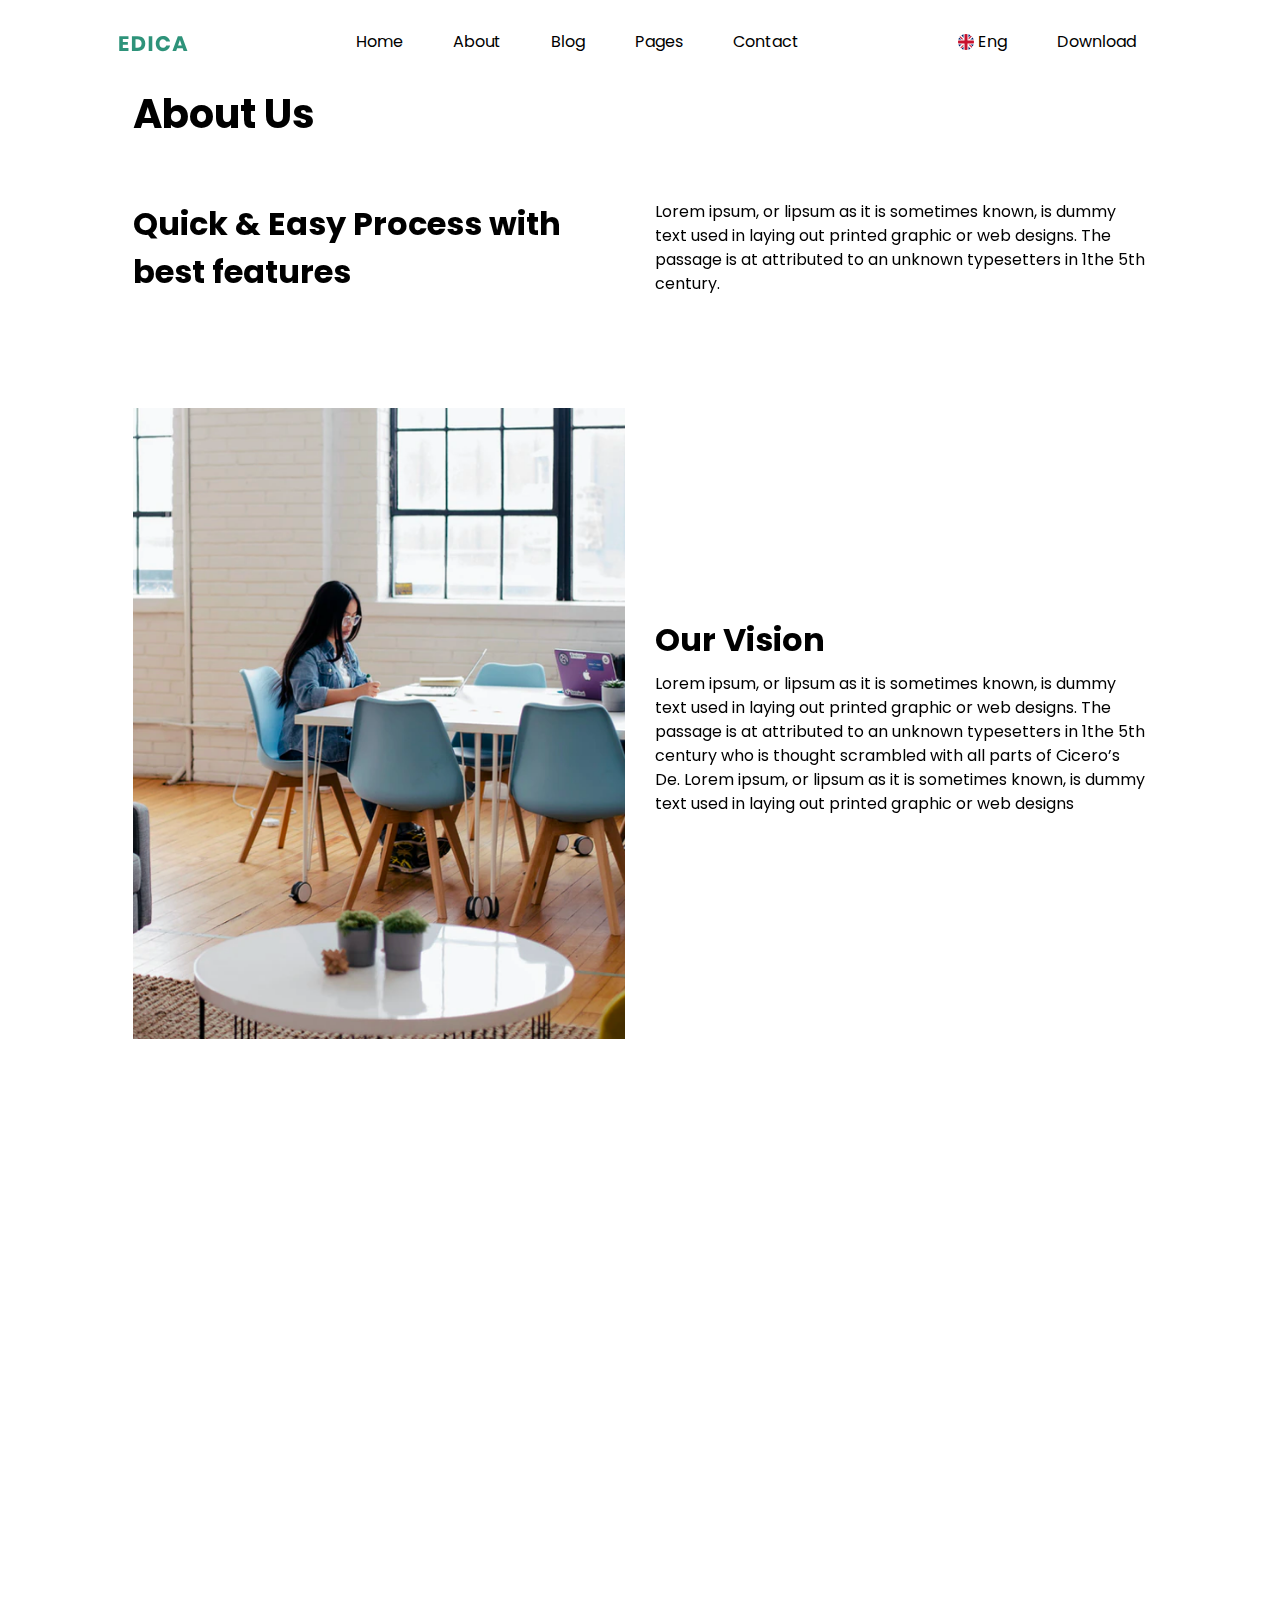
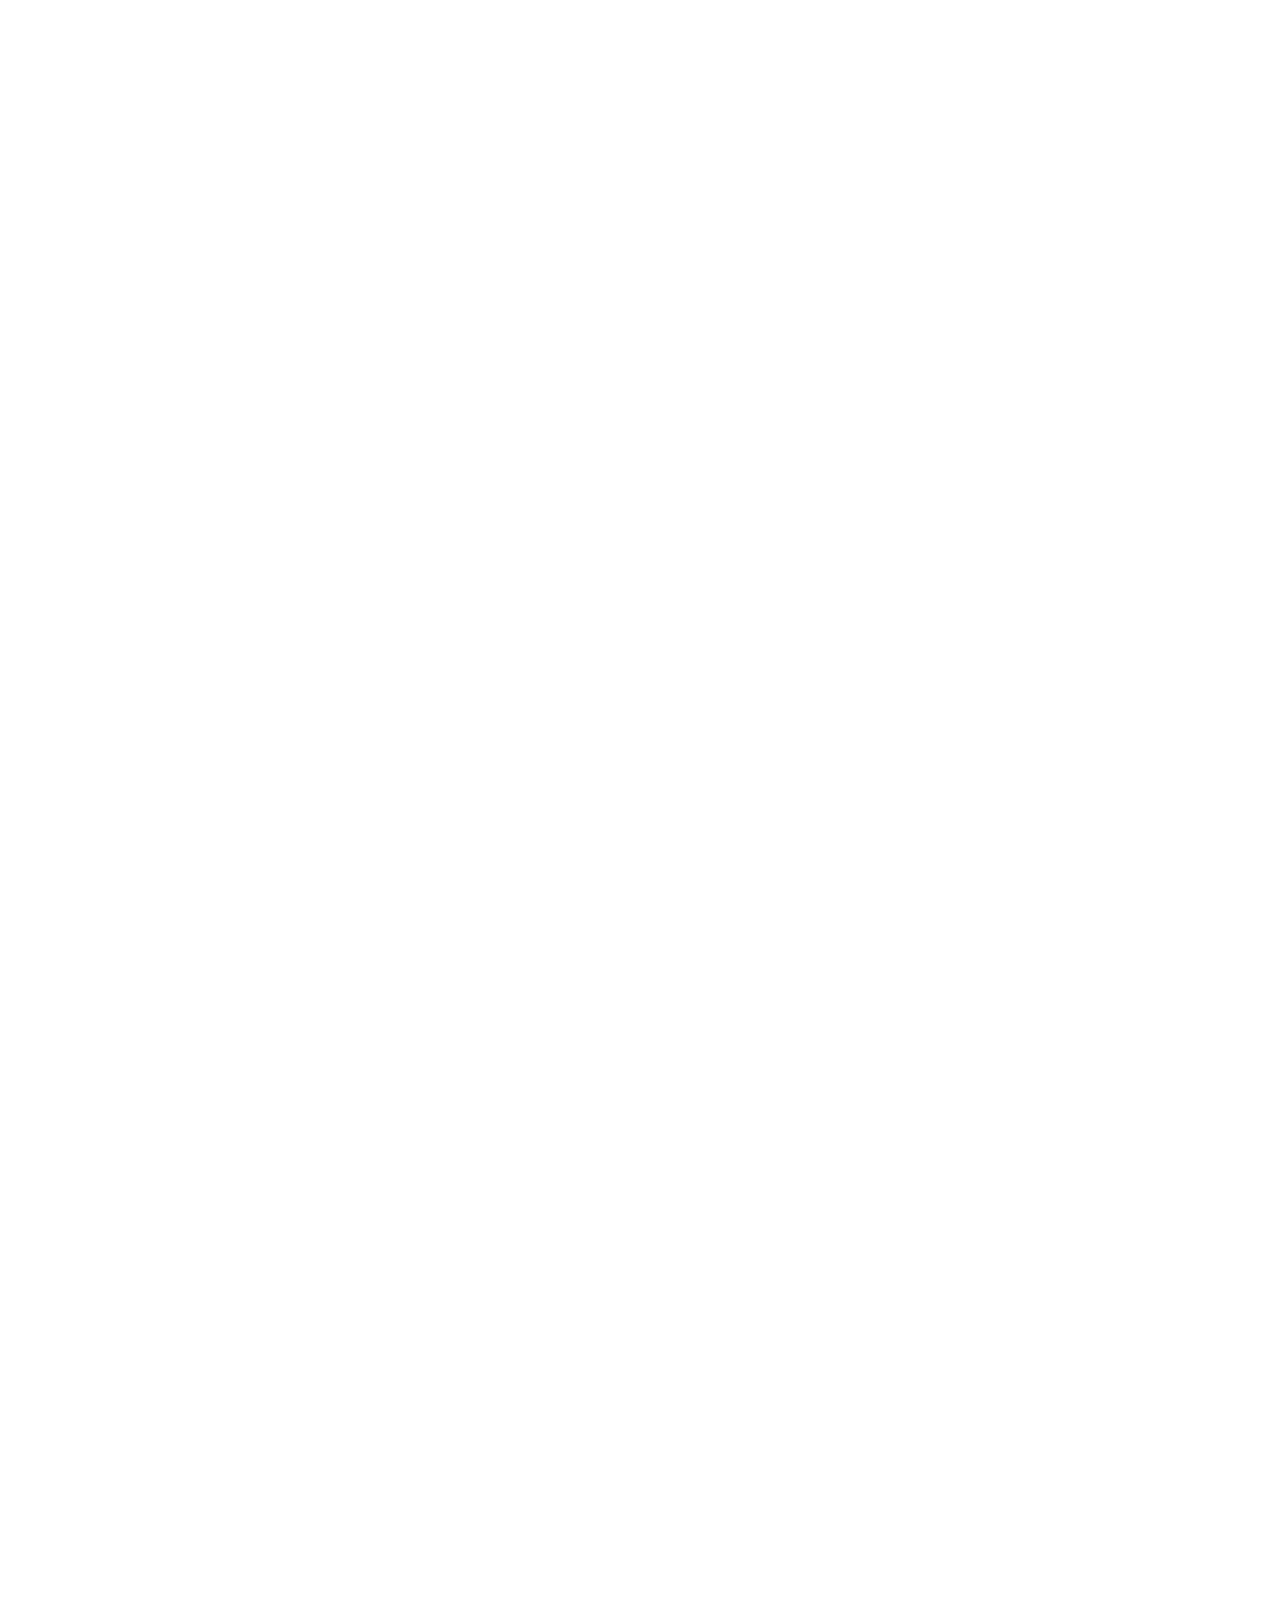
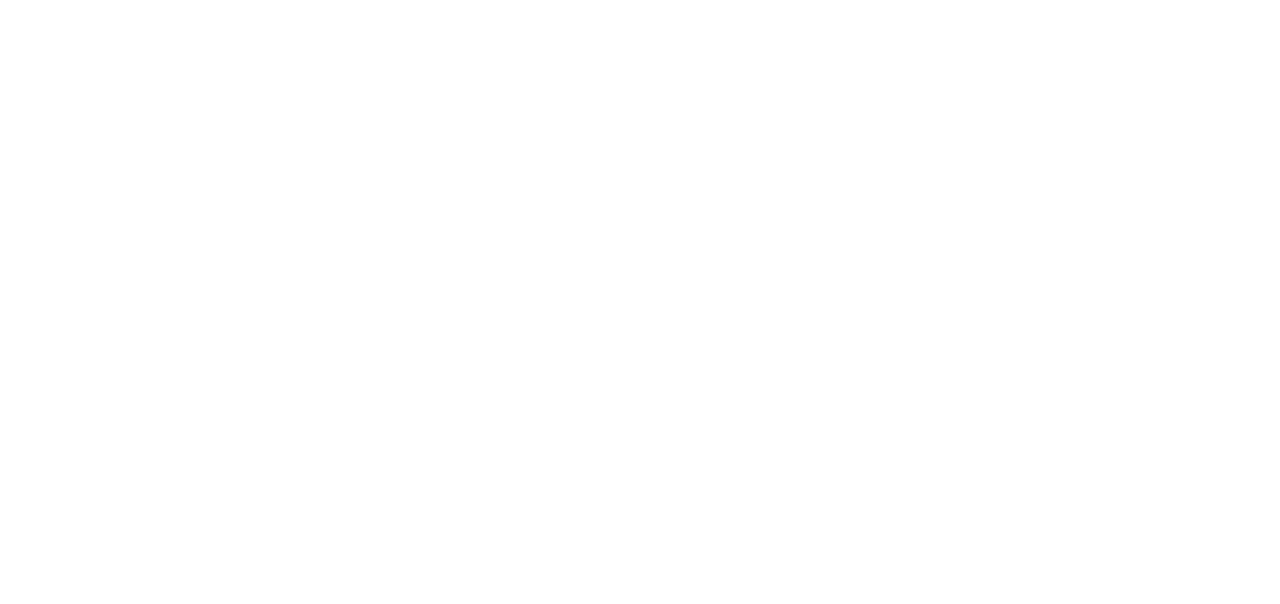
<file: about.html>
<!DOCTYPE html>
<html lang="en">
<head>
    <meta charset="UTF-8">
    <meta name="viewport" content="width=device-width, initial-scale=1.0">
    <meta http-equiv="X-UA-Compatible" content="ie=edge">
    <title>Edica :: Home</title>
    <link rel="stylesheet" href="assets/vendors/flag-icon-css/css/flag-icon.min.css">
    <link rel="stylesheet" href="assets/vendors/font-awesome/css/all.min.css">
    <link rel="stylesheet" href="assets/vendors/aos/aos.css">
    <link rel="stylesheet" href="assets/css/style.css">
    <script src="assets/vendors/jquery/jquery.min.js"></script>
    <script src="assets/js/loader.js"></script>
</head>
<body>
    <div class="edica-loader"></div>
    <header class="edica-header">
        <div class="container">
            <nav class="navbar navbar-expand-lg navbar-light">
                <a class="navbar-brand" href="index.html"><img src="assets/images/logo.svg" alt="Edica"></a>
                <button class="navbar-toggler d-lg-none" type="button" data-toggle="collapse" data-target="#edicaMainNav" aria-controls="collapsibleNavId" aria-expanded="false" aria-label="Toggle navigation">
                    <span class="navbar-toggler-icon"></span>
                </button>
                <div class="collapse navbar-collapse" id="edicaMainNav">
                    <ul class="navbar-nav mx-auto mt-2 mt-lg-0">
                        <li class="nav-item active">
                            <a class="nav-link" href="index.html">Home <span class="sr-only">(current)</span></a>
                        </li>
                        <li class="nav-item">
                            <a class="nav-link" href="about.html">About</a>
                        </li>
                        <li class="nav-item dropdown">
                            <a class="nav-link dropdown-toggle" href="#" id="blogDropdown" data-toggle="dropdown" aria-haspopup="true" aria-expanded="false">Blog</a>
                            <div class="dropdown-menu" aria-labelledby="blogDropdown">
                                <a class="dropdown-item" href="blog.html">Blog Archive</a>
                                <a class="dropdown-item" href="blog-single.html">Blog Post</a>
                            </div>
                        </li>
                        <li class="nav-item dropdown">
                            <a class="nav-link dropdown-toggle" href="#" id="pagesDropdown" data-toggle="dropdown" aria-haspopup="true" aria-expanded="false">Pages</a>
                            <div class="dropdown-menu" aria-labelledby="pagesDropdown">
                                <a class="dropdown-item" href="404.html">404</a>
                                <a class="dropdown-item" href="coming-soon.html">Coming Soon</a>
                            </div>
                        </li>
                        <li class="nav-item">
                            <a class="nav-link" href="contact.html">Contact</a>
                        </li>
                    </ul>
                    <ul class="navbar-nav mt-2 mt-lg-0">
                        <li class="nav-item">
                            <a class="nav-link" href="#"><span class="flag-icon flag-icon-squared rounded-circle flag-icon-gb"></span> Eng</a>
                        </li>
                        <li class="nav-item">
                            <a class="nav-link" href="#">Download</a>
                        </li>
                    </ul>
                </div>
            </nav>
        </div>
    </header>

    <main class="mb-5">
        <div class="container">
            <div class="row">
                <div class="col-lg-11 mx-auto">
                    <h1 class="edica-page-title" data-aos="fade-up">About Us</h1>
                    <section class="edica-about-intro py-5">
                        <div class="row">
                            <div class="col-md-6" data-aos="fade-right" data-aos-delay="150">
                                <h2 class="intro-title pb-3 pb-md-0 mb-4 mb-md-0">Quick & Easy Process <span>with best features</span></h2>
                            </div>
                            <div class="col-md-6 intro-content" data-aos="fade-left" data-aos-delay="150">
                                <p><span class="first-letter">L</span>orem ipsum, or lipsum as it is   sometimes known, is dummy text used in laying out printed graphic or web designs. The passage is at attributed to an unknown typesetters in 1the 5th century.</p>
                            </div>
                        </div>
                    </section>
                    <section class="edica-about-vision py-5">
                        <div class="row">
                            <div class="col-md-6 pb-3 pb-md-0 mb-4 mb-md-0" data-aos="fade-right" data-aos-delay="200">
                                <img src="assets/images/about-vision.png" alt="vision" class="img-fluid">
                            </div>
                            <div class="col-md-6 d-flex flex-column justify-content-center">
                                <h2 class="vision-title" data-aos="fade-left">Our Vision</h2>
                                <p class="vision-text" data-aos="fade-left">Lorem ipsum, or lipsum as it is sometimes known, is dummy text used in laying out printed graphic or web designs. The passage is at attributed to an unknown typesetters in 1the 5th century who is thought scrambled with all parts of Cicero’s De. Lorem ipsum, or lipsum as it is sometimes known, is dummy text used in laying out printed graphic or web designs</p>
                            </div>
                        </div>
                    </section>
                    <section class="edica-about-counter py-5 d-md-flex justify-content-between" id="counter" data-aos="fade-up">
                        <div class="counter-card mb-3 pb-1 pb-md-0 mb-md-0">
                            <h3 class="counter-count"><span class="count" data-count="50">0</span>K+</h3>
                            <p class="count-label">Daily Visitors</p>
                        </div>
                        <div class="counter-card mb-3 pb-1 pb-md-0 mb-md-0">
                            <h3 class="counter-count"><span class="count" data-count="10">0</span>K+</h3>
                            <p class="count-label">Downloads</p>
                        </div>
                        <div class="counter-card mb-3 pb-1 pb-md-0 mb-md-0">
                            <h3 class="counter-count">0.02%</h3>
                            <p class="count-label">Uninstallation</p>
                        </div>
                        <div class="counter-card mb-3 pb-1 pb-md-0 mb-md-0">
                            <h3 class="counter-count"><span class="count" data-count="15">0</span>K+</h3>
                            <p class="count-label">Pro User</p>
                        </div>
                        <div class="counter-card mb-3 pb-1 pb-md-0 mb-md-0">
                            <h3 class="counter-count"><span class="count" data-count="8">0</span>K+</h3>
                            <p class="count-label">Reviews</p>
                        </div>
                    </section>
                    <section class="edica-about-goal py-5 mb-5">
                        <div class="row">
                            <div class="col-md-6 mb-4 mb-md-0 d-flex flex-column justify-content-center" data-aos="fade-right">
                                <h2 class="goal-title">Our Goal</h2>
                                <p class="goal-text">Lorem ipsum, or lipsum as it is sometimes known, is dummy text used in laying out printed graphic or web designs. The passage is at attributed to an unknown typesetters in 1the 5th century who is thought scrambled with all parts of Cicero’s De. Lorem ipsum, or lipsum as it is sometimes known, is dummy text used in laying out printed graphic or web designs</p>
                            </div>
                            <div class="col-md-6" data-aos="fade-left">
                                <img src="assets/images/about-goal.png" alt="goal" class="img-fluid">
                            </div>
                        </div>
                    </section>
                    <section class="edica-about-clients pb-5 mb-5">
                        <h2 class="clients-title mb-5" data-aos="fade-up">Top clients</h2>
                        <div class="row py-4" data-aos="fade-up">
                            <div class="col-6 col-md-2 mb-4 mb-md-0">
                                <img src="assets/images/Partner_1@2x.png" alt="client logo" class="img-fluid" width="140px">
                            </div>
                            <div class="col-6 col-md-2 mb-4 mb-md-0">
                                <img src="assets/images/Partner_2@2x.png" alt="client logo" width="140px" class="img-fluid">
                            </div>
                            <div class="col-6 col-md-2 mb-4 mb-md-0">
                                <img src="assets/images/Partner_3@2x.png" alt="client logo" width="140px" class="img-fluid">
                            </div>
                            <div class="col-6 col-md-2 mb-4 mb-md-0">
                                <img src="assets/images/Partner_4@2x.png" alt="client logo" width="140px" class="img-fluid">
                            </div>
                            <div class="col-6 col-md-2 mb-4 mb-md-0">
                                <img src="assets/images/Partner_5@2x.png" alt="client logo" width="140px" class="img-fluid">
                            </div>
                            <div class="col-6 col-md-2 mb-4 mb-md-0">
                                <img src="assets/images/Partner_6@2x.png" alt="client logo" width="140px" class="img-fluid">
                            </div>
                        </div>
                    </section>
                    <section class="edica-about-faq py-5 mb-5">
                        <h2 class="faq-title" data-aos="fade-up">Frequently Asked Queries</h2>
                        <p class="faq-section-text" data-aos="fade-up" data-aos-delay="100">Lorem ipsum, or lipsum as it is sometimes known, is dummy text used in laying out printed graphic or web designs. </p>
                        <div class="accordion" id="edicaAboutFaqCollapse" role="tablist" aria-multiselectable="true">
                            <div class="card" data-aos="fade-up" data-aos-delay="200">
                                <div class="card-header" role="tab" id="edicaAboutFaq1">
                                    <h5 class="mb-0">
                                        <a data-toggle="collapse" data-parent="#edicaAboutFaqCollapse" href="#edicaAboutFaqContent1" aria-expanded="true" aria-controls="edicaAboutFaqContent1">
                                            Which license do I need?
                                        </a>
                                    </h5>
                                </div>
                                <div id="edicaAboutFaqContent1" class="collapse in" role="tabpanel" aria-labelledby="edicaAboutFaq1">
                                    <div class="card-body">
                                        Lorem ipsum dolor sit amet consectetur adipisicing elit. Fugit reiciendis quas quos ipsa hic cumque debitis, facere illum facilis alias quae, labore totam, voluptatibus aspernatur corrupti! Enim quo dolores quos.
                                    </div>
                                </div>
                            </div>
                            <div class="card" data-aos="fade-up" data-aos-delay="300">
                                <div class="card-header" role="tab" id="edicaAboutFaq2">
                                    <h5 class="mb-0">
                                        <a data-toggle="collapse" data-parent="#edicaAboutFaqCollapse" href="#edicaAboutFaqContent2" aria-expanded="false" aria-controls="edicaAboutFaqContent1">
                                            How do I get access to a theme?
                                        </a>
                                    </h5>
                                </div>
                                <div id="edicaAboutFaqContent2" class="collapse" role="tabpanel" aria-labelledby="edicaAboutFaq2">
                                    <div class="card-body">
                                        Lorem ipsum dolor sit, amet consectetur adipisicing elit. Cumque aut exercitationem dolor porro maiores fugiat enim vitae laboriosam, obcaecati earum doloremque quas sit tempora in veritatis? Nihil earum excepturi rerum.
                                    </div>
                                </div>
                            </div>
                            <div class="card" data-aos="fade-up" data-aos-delay="400">
                                <div class="card-header" role="tab" id="edicaAboutFaq3">
                                    <h5 class="mb-0">
                                        <a data-toggle="collapse" data-parent="#edicaAboutFaqCollapse" href="#edicaAboutFaqContent3" aria-expanded="false" aria-controls="edicaAboutFaqContent1">
                                            How do I see previous orders?
                                        </a>
                                    </h5>
                                </div>
                                <div id="edicaAboutFaqContent3" class="collapse" role="tabpanel" aria-labelledby="edicaAboutFaq3">
                                    <div class="card-body">
                                        Lorem, ipsum dolor sit amet consectetur adipisicing elit. Ad commodi ut saepe dolor ipsam hic nisi, accusamus fugit molestiae reiciendis dolores aspernatur incidunt officiis, explicabo assumenda? Pariatur itaque nostrum error.
                                    </div>
                                </div>
                            </div>
                            <div class="card" data-aos="fade-up" data-aos-delay="500">
                                <div class="card-header" role="tab" id="edicaAboutFaq4">
                                    <h5 class="mb-0">
                                        <a data-toggle="collapse" data-parent="#edicaAboutFaqCollapse" href="#edicaAboutFaqContent4" aria-expanded="false" aria-controls="edicaAboutFaqContent1">
                                            Support related issues for the template?
                                        </a>
                                    </h5>
                                </div>
                                <div id="edicaAboutFaqContent4" class="collapse" role="tabpanel" aria-labelledby="edicaAboutFaq4">
                                    <div class="card-body">
                                        Lorem ipsum dolor sit amet consectetur adipisicing elit. Praesentium quos, fuga nemo quasi temporibus assumenda illo provident corporis, dolores rem ipsum odit animi voluptatem reiciendis accusamus maiores perspiciatis necessitatibus a?
                                    </div>
                                </div>
                            </div>
                        </div>
                    </section>
                </div>
            </div>
        </div>
    </main>

    <section class="edica-footer-banner-section" data-aos="fade-up">
        <div class="container">
            <div class="footer-banner">
                <h1 class="banner-title">Download it now.</h1>
                <div class="banner-btns-wrapper">
                    <button class="btn btn-success"> <img src="assets/images/apple@1x.svg" alt="ios" class="mr-2"> App Store</button>
                    <button class="btn btn-success"> <img src="assets/images/android@1x.svg" alt="android" class="mr-2"> Google Play</button>
                </div>
                <p class="banner-text">Add some helper text here to explain the finer details of your <br> product or service.</p>
            </div>
        </div>
    </section>
    <footer class="edica-footer" data-aos="fade-up">
        <div class="container">
            <div class="row footer-widget-area">
                <div class="col-md-3">
                    <a href="index.html" class="footer-brand-wrapper">
                        <img src="assets/images/logo.svg" alt="edica logo">
                    </a>
                    <p class="contact-details">hello@edica.com</p>
                    <p class="contact-details">+23 3000 000 00</p>
                    <nav class="footer-social-links">
                        <a href="#!"><i class="fab fa-facebook-f"></i></a>
                        <a href="#!"><i class="fab fa-twitter"></i></a>
                        <a href="#!"><i class="fab fa-behance"></i></a>
                        <a href="#!"><i class="fab fa-dribbble"></i></a>
                    </nav>
                </div>
                <div class="col-md-3">
                    <nav class="footer-nav">
                        <a href="#!" class="nav-link">Company</a>
                        <a href="#!" class="nav-link">Android App</a>
                        <a href="#!" class="nav-link">ios App</a>
                        <a href="#!" class="nav-link">Blog</a>
                        <a href="#!" class="nav-link">Partners</a>
                        <a href="#!" class="nav-link">Careers</a>
                    </nav>
                </div>
                <div class="col-md-3">
                    <nav class="footer-nav">
                        <a href="#!" class="nav-link">FAQ</a>
                        <a href="#!" class="nav-link">Reporting</a>
                        <a href="#!" class="nav-link">Block Storage</a>
                        <a href="#!" class="nav-link">Tools & Integrations</a>
                        <a href="#!" class="nav-link">API</a>
                        <a href="#!" class="nav-link">Pricing</a>
                    </nav>
                </div>
                <div class="col-md-3">
                    <div class="dropdown footer-country-dropdown">
                        <button class="btn btn-secondary dropdown-toggle" type="button" id="footerCountryDropdown" data-toggle="dropdown" aria-haspopup="true" aria-expanded="false">
                            <span class="flag-icon flag-icon-gb flag-icon-squared"></span> United Kingdom <i class="fas fa-chevron-down ml-2"></i>
                        </button>
                        <div class="dropdown-menu" aria-labelledby="footerCountryDropdown">
                            <button class="dropdown-item" href="#">
                                <span class="flag-icon flag-icon-us flag-icon-squared"></span> United States
                            </button>
                            <button class="dropdown-item" href="#">
                                <span class="flag-icon flag-icon-au flag-icon-squared"></span> Australia
                            </button>
                        </div>
                    </div>
                </div>
            </div>
            <div class="footer-bottom-content">
                <nav class="nav footer-bottom-nav">
                    <a href="#!">Privacy & Policy</a>
                    <a href="#!">Terms</a>
                    <a href="#!">Site Map</a>
                </nav>
                <p class="mb-0">© Edica. 2020 <a href="https://www.bootstrapdash.com" target="_blank" rel="noopener noreferrer" class="text-reset">bootstrapdash</a> . All rights reserved.</p>
            </div>
        </div>
    </footer>
    <script src="assets/vendors/popper.js/popper.min.js"></script>
    <script src="assets/vendors/bootstrap/dist/js/bootstrap.min.js"></script>
    <script src="assets/vendors/aos/aos.js"></script>
    <script src="assets/js/counter.js"></script>
    <script src="assets/js/main.js"></script>
    <script>
        AOS.init({
            duration: 2000
        });
      </script>
</body>

</html>
</file>
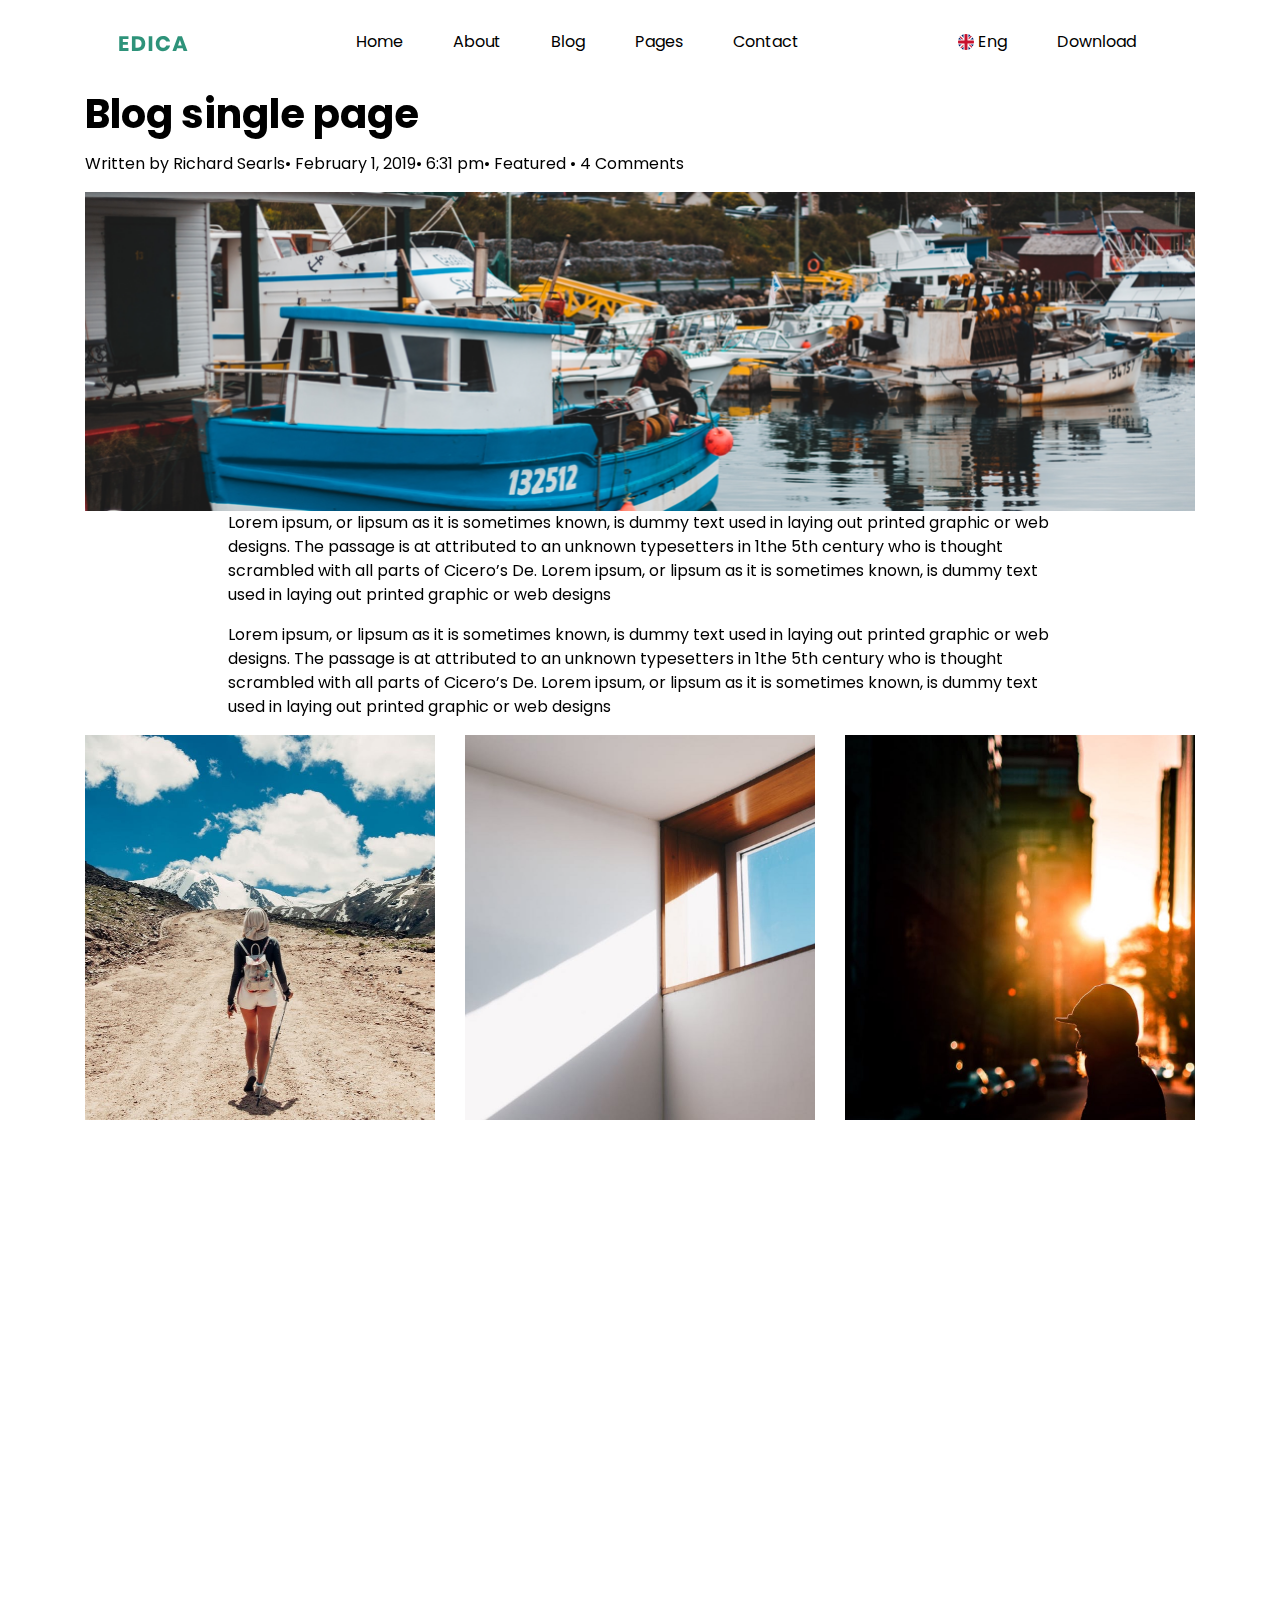
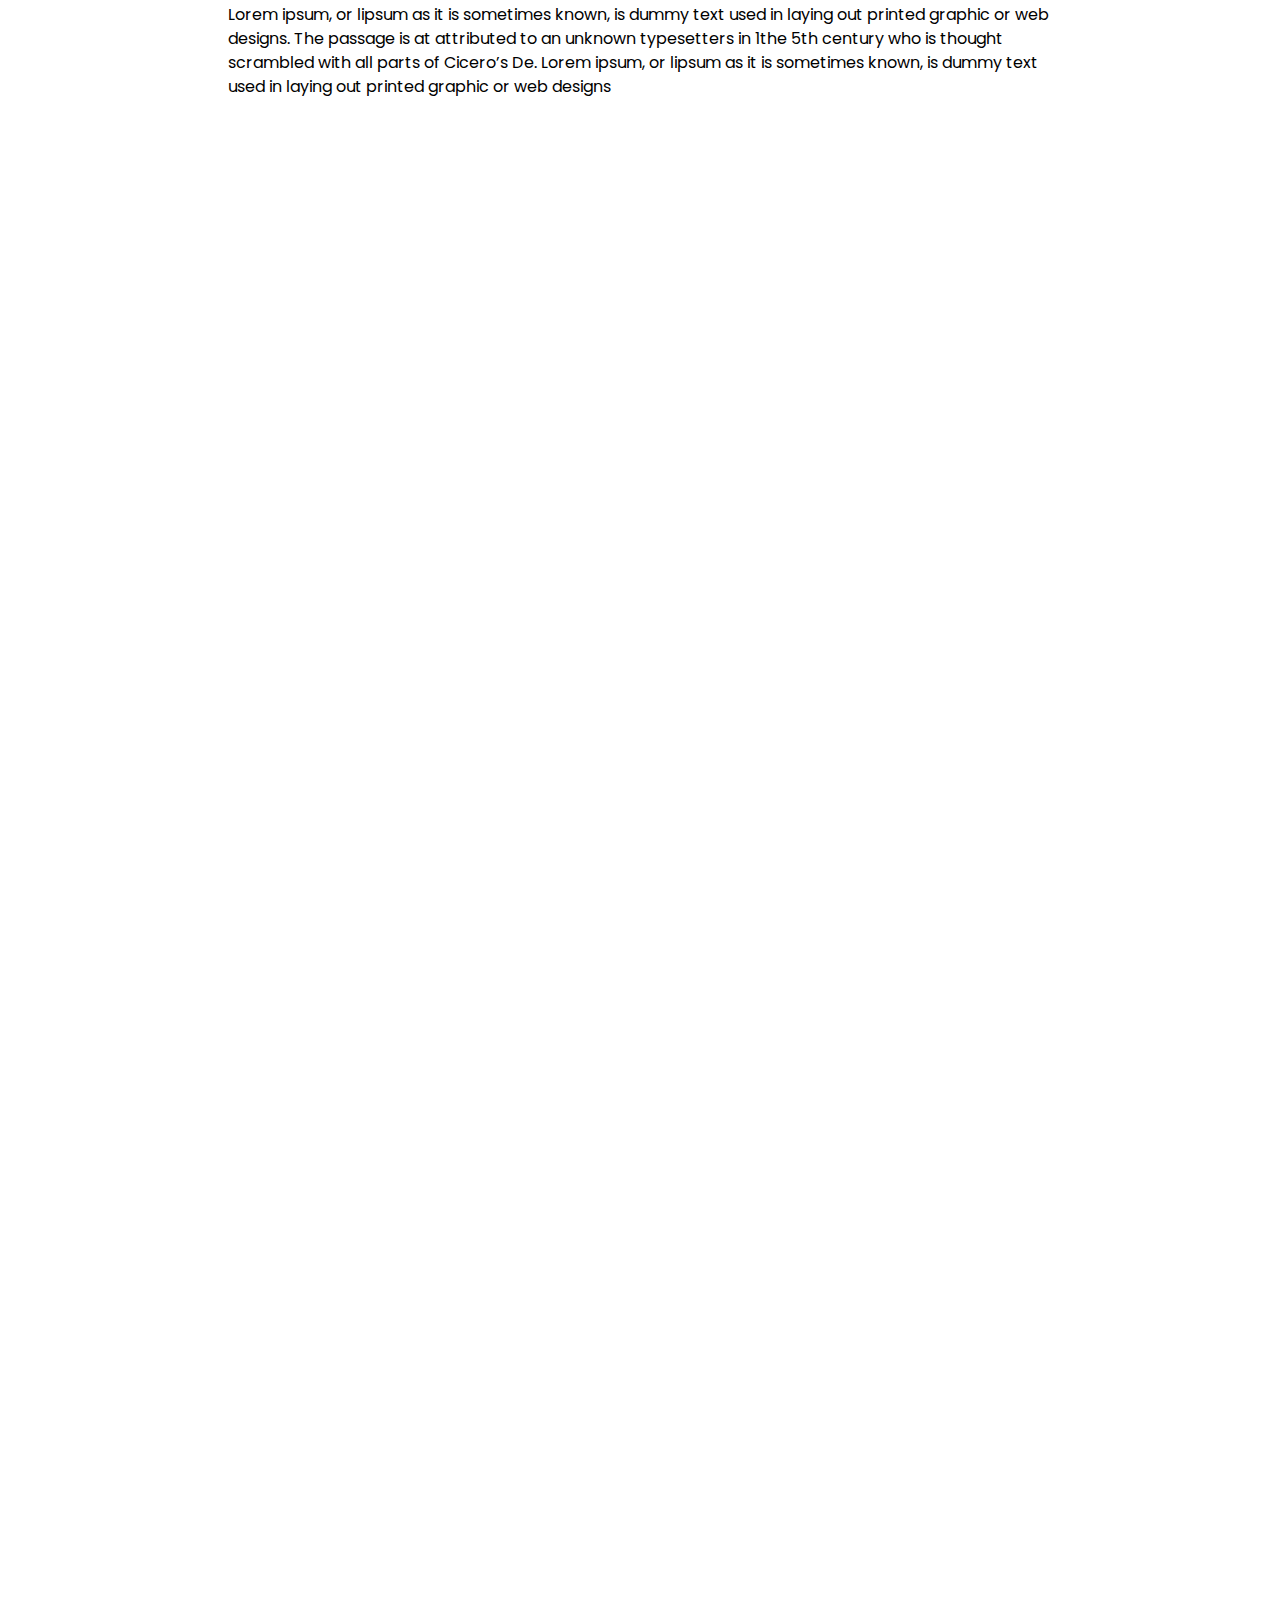
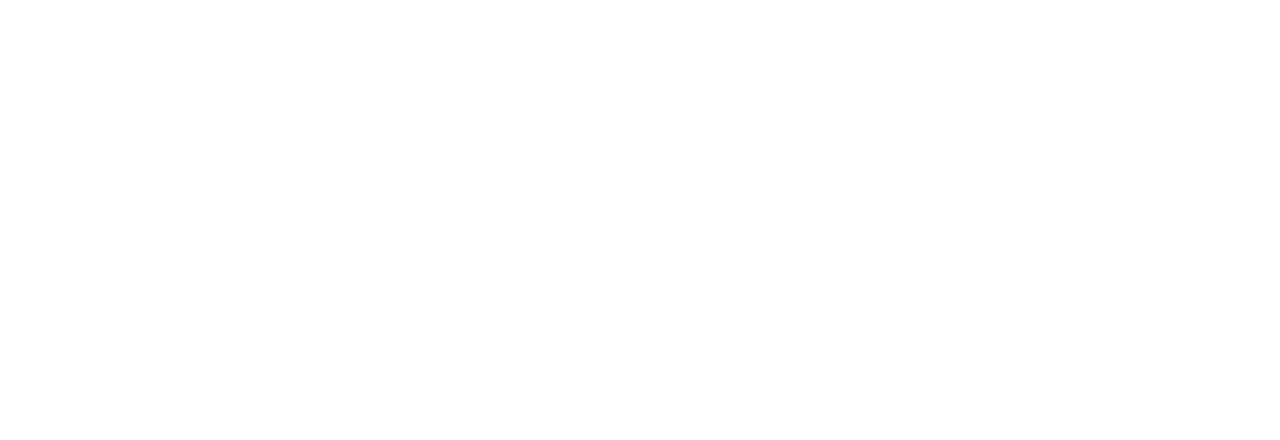
<file: blog-single.html>
<!DOCTYPE html>
<html lang="en">
<head>
    <meta charset="UTF-8">
    <meta name="viewport" content="width=device-width, initial-scale=1.0">
    <meta http-equiv="X-UA-Compatible" content="ie=edge">
    <title>Edica :: Home</title>
    <link rel="stylesheet" href="assets/vendors/flag-icon-css/css/flag-icon.min.css">
    <link rel="stylesheet" href="assets/vendors/font-awesome/css/all.min.css">
    <link rel="stylesheet" href="assets/vendors/aos/aos.css">
    <link rel="stylesheet" href="assets/css/style.css">
    <script src="assets/vendors/jquery/jquery.min.js"></script>
    <script src="assets/js/loader.js"></script>
</head>
<body>
    <div class="edica-loader"></div>
    <header class="edica-header">
        <div class="container">
            <nav class="navbar navbar-expand-lg navbar-light">
                <a class="navbar-brand" href="index.html"><img src="assets/images/logo.svg" alt="Edica"></a>
                <button class="navbar-toggler d-lg-none" type="button" data-toggle="collapse" data-target="#edicaMainNav" aria-controls="collapsibleNavId" aria-expanded="false" aria-label="Toggle navigation">
                    <span class="navbar-toggler-icon"></span>
                </button>
                <div class="collapse navbar-collapse" id="edicaMainNav">
                    <ul class="navbar-nav mx-auto mt-2 mt-lg-0">
                        <li class="nav-item active">
                            <a class="nav-link" href="index.html">Home <span class="sr-only">(current)</span></a>
                        </li>
                        <li class="nav-item">
                            <a class="nav-link" href="about.html">About</a>
                        </li>
                        <li class="nav-item dropdown">
                            <a class="nav-link dropdown-toggle" href="#" id="blogDropdown" data-toggle="dropdown" aria-haspopup="true" aria-expanded="false">Blog</a>
                            <div class="dropdown-menu" aria-labelledby="blogDropdown">
                                <a class="dropdown-item" href="blog.html">Blog Archive</a>
                                <a class="dropdown-item" href="blog-single.html">Blog Post</a>
                            </div>
                        </li>
                        <li class="nav-item dropdown">
                            <a class="nav-link dropdown-toggle" href="#" id="pagesDropdown" data-toggle="dropdown" aria-haspopup="true" aria-expanded="false">Pages</a>
                            <div class="dropdown-menu" aria-labelledby="pagesDropdown">
                                <a class="dropdown-item" href="404.html">404</a>
                                <a class="dropdown-item" href="coming-soon.html">Coming Soon</a>
                            </div>
                        </li>
                        <li class="nav-item">
                            <a class="nav-link" href="contact.html">Contact</a>
                        </li>
                    </ul>
                    <ul class="navbar-nav mt-2 mt-lg-0">
                        <li class="nav-item">
                            <a class="nav-link" href="#"><span class="flag-icon flag-icon-squared rounded-circle flag-icon-gb"></span> Eng</a>
                        </li>
                        <li class="nav-item">
                            <a class="nav-link" href="#">Download</a>
                        </li>
                    </ul>
                </div>
            </nav>
        </div>
    </header>

    <main class="blog-post">
        <div class="container">
            <h1 class="edica-page-title" data-aos="fade-up">Blog single page</h1>
            <p class="edica-blog-post-meta" data-aos="fade-up" data-aos-delay="200">Written by Richard Searls• February 1, 2019• 6:31 pm• Featured • 4 Comments</p>
            <section class="blog-post-featured-img" data-aos="fade-up" data-aos-delay="300">
                <img src="assets/images/blog-post-featured-img.png" alt="featured image" class="w-100">
            </section>
            <section class="post-content">
                <div class="row">
                    <div class="col-lg-9 mx-auto" data-aos="fade-up">
                        <p>Lorem ipsum, or lipsum as it is sometimes known, is dummy text used in laying out printed graphic or web designs. The passage is at attributed to an unknown typesetters in 1the 5th century who is thought scrambled with all parts of Cicero’s De. Lorem ipsum, or lipsum as it is sometimes known, is dummy text used in laying out printed graphic or web designs</p>
                        <p>Lorem ipsum, or lipsum as it is sometimes known, is dummy text used in laying out printed graphic or web designs. The passage is at attributed to an unknown typesetters in 1the 5th century who is thought scrambled with all parts of Cicero’s De. Lorem ipsum, or lipsum as it is sometimes known, is dummy text used in laying out printed graphic or web designs</p>
                    </div>
                </div>
                <div class="row mb-5">
                    <div class="col-md-4 mb-3" data-aos="fade-right">
                        <img src="assets/images/blog_post_1.jpg" alt="blog post" class="img-fluid">
                    </div>
                    <div class="col-md-4 mb-3" data-aos="fade-up">
                        <img src="assets/images/blog_post_2.jpg" alt="blog post" class="img-fluid">
                    </div>
                    <div class="col-md-4 mb-3" data-aos="fade-left">
                        <img src="assets/images/blog_post_3.jpg" alt="blog post" class="img-fluid">
                    </div>
                </div>
                <div class="row">
                    <div class="col-lg-9 mx-auto">
                        <p data-aos="fade-up"><a href="#">Lorem ipsum, or lipsum as it is sometimes known,</a> is dummy text used in laying out printed graphic or web designs. The passage is at attributed to an unknown typesetters in 1the 5th century who is thought scrambled with all parts of Cicero’s De. Lorem ipsum, or lipsum as it is sometimes known, is dummy text used in laying out printed graphic or web designs</p>
                        <h2 class="mb-4" data-aos="fade-up">Blog single page</h2>
                        <ul data-aos="fade-up">
                            <li>What manner of thing was upon me I did not know, but that it was large and heavy and many-legged I could feel.</li>
                            <li>My hands were at its throat before the fangs had a chance to bury themselves in my neck, and slowly</li>
                            <li>I forced the hairy face from me and closed my fingers, vise-like, upon its windpipe.</li>
                        </ul>

                        <blockquote data-aos="fade-up">
                            <p>You are safe here! I shouted above the sudden noise. She looked away from me downhill. The people were coming out of their houses, astonished.</p>
                            <footer class="blockquote-footer">Oluchi Mazi</footer>
                        </blockquote>
                        <p>Lorem ipsum, or lipsum as it is sometimes known, is dummy text used in laying out printed graphic or web designs. The passage is at attributed to an unknown typesetters in 1the 5th century who is thought scrambled with all parts of Cicero’s De. Lorem ipsum, or lipsum as it is sometimes known, is dummy text used in laying out printed graphic or web designs</p>
                    </div>
                </div>
            </section>
            <div class="row">
                <div class="col-lg-9 mx-auto">
                    <section class="related-posts">
                        <h2 class="section-title mb-4" data-aos="fade-up">Related Posts</h2>
                        <div class="row">
                            <div class="col-md-4" data-aos="fade-right" data-aos-delay="100">
                                <img src="assets/images/blog_post_related_1.png" alt="related post" class="post-thumbnail">
                                <p class="post-category">Blog post</p>
                                <h5 class="post-title">Front becomes an official Instagram</h5>
                            </div>
                            <div class="col-md-4" data-aos="fade-up" data-aos-delay="100">
                                <img src="assets/images/blog_post_related_2.png" alt="related post" class="post-thumbnail">
                                <p class="post-category">Blog post</p>
                                <h5 class="post-title">Front becomes an official Instagram</h5>
                            </div>
                            <div class="col-md-4" data-aos="fade-left" data-aos-delay="100">
                                <img src="assets/images/blog_post_related_3.png" alt="related post" class="post-thumbnail">
                                <p class="post-category">Blog post</p>
                                <h5 class="post-title">Front becomes an official Instagram</h5>
                            </div>
                        </div>
                    </section>
                    <section class="comment-section">
                        <h2 class="section-title mb-5" data-aos="fade-up">Leave a Reply</h2>
                        <form action="/" method="post">
                            <div class="row">
                                <div class="form-group col-12" data-aos="fade-up">
                                <label for="comment" class="sr-only">Comment</label>
                                <textarea name="comment" id="comment" class="form-control" placeholder="Comment" rows="10">Comment</textarea>
                                </div>
                            </div>
                            <div class="row">
                                <div class="form-group col-md-4" data-aos="fade-right">
                                    <label for="name" class="sr-only">Name</label>
                                    <input type="text" name="name" id="name" class="form-control" placeholder="Name*">
                                </div>
                                <div class="form-group col-md-4" data-aos="fade-up">
                                    <label for="email" class="sr-only">Email</label>
                                    <input type="email" name="email" id="email" class="form-control" placeholder="Email*" required>
                                </div>
                                <div class="form-group col-md-4" data-aos="fade-left">
                                    <label for="website" class="sr-only">Website</label>
                                    <input type="url" name="website" id="website" class="form-control" placeholder="Website*">
                                </div>
                            </div>
                            <div class="row">
                                <div class="col-12" data-aos="fade-up">
                                    <input type="submit" value="Send Message" class="btn btn-warning">
                                </div>
                            </div>
                        </form>
                    </section>
                </div>
            </div>
        </div>
    </main>

    <section class="edica-footer-banner-section pt-5">
        <div class="container">
            <div class="footer-banner" data-aos="fade-up">
                <h1 class="banner-title">Download it now.</h1>
                <div class="banner-btns-wrapper">
                    <button class="btn btn-success"> <img src="assets/images/apple@1x.svg" alt="ios" class="mr-2"> App Store</button>
                    <button class="btn btn-success"> <img src="assets/images/android@1x.svg" alt="android" class="mr-2"> Google Play</button>
                </div>
                <p class="banner-text">Add some helper text here to explain the finer details of your <br> product or service.</p>
            </div>
        </div>
    </section>
    <footer class="edica-footer" data-aos="fade-up">
        <div class="container">
            <div class="row footer-widget-area">
                <div class="col-md-3">
                    <a href="index.html" class="footer-brand-wrapper">
                        <img src="assets/images/logo.svg" alt="edica logo">
                    </a>
                    <p class="contact-details">hello@edica.com</p>
                    <p class="contact-details">+23 3000 000 00</p>
                    <nav class="footer-social-links">
                        <a href="#!"><i class="fab fa-facebook-f"></i></a>
                        <a href="#!"><i class="fab fa-twitter"></i></a>
                        <a href="#!"><i class="fab fa-behance"></i></a>
                        <a href="#!"><i class="fab fa-dribbble"></i></a>
                    </nav>
                </div>
                <div class="col-md-3">
                    <nav class="footer-nav">
                        <a href="#!" class="nav-link">Company</a>
                        <a href="#!" class="nav-link">Android App</a>
                        <a href="#!" class="nav-link">ios App</a>
                        <a href="#!" class="nav-link">Blog</a>
                        <a href="#!" class="nav-link">Partners</a>
                        <a href="#!" class="nav-link">Careers</a>
                    </nav>
                </div>
                <div class="col-md-3">
                    <nav class="footer-nav">
                        <a href="#!" class="nav-link">FAQ</a>
                        <a href="#!" class="nav-link">Reporting</a>
                        <a href="#!" class="nav-link">Block Storage</a>
                        <a href="#!" class="nav-link">Tools & Integrations</a>
                        <a href="#!" class="nav-link">API</a>
                        <a href="#!" class="nav-link">Pricing</a>
                    </nav>
                </div>
                <div class="col-md-3">
                    <div class="dropdown footer-country-dropdown">
                        <button class="btn btn-secondary dropdown-toggle" type="button" id="footerCountryDropdown" data-toggle="dropdown" aria-haspopup="true" aria-expanded="false">
                            <span class="flag-icon flag-icon-gb flag-icon-squared"></span> United Kingdom <i class="fas fa-chevron-down ml-2"></i>
                        </button>
                        <div class="dropdown-menu" aria-labelledby="footerCountryDropdown">
                            <button class="dropdown-item" href="#">
                                <span class="flag-icon flag-icon-us flag-icon-squared"></span> United States
                            </button>
                            <button class="dropdown-item" href="#">
                                <span class="flag-icon flag-icon-au flag-icon-squared"></span> Australia
                            </button>
                        </div>
                    </div>
                </div>
            </div>
            <div class="footer-bottom-content">
                <nav class="nav footer-bottom-nav">
                    <a href="#!">Privacy & Policy</a>
                    <a href="#!">Terms</a>
                    <a href="#!">Site Map</a>
                </nav>
                <p class="mb-0">© Edica. 2020 <a href="https://www.bootstrapdash.com" target="_blank" rel="noopener noreferrer" class="text-reset">bootstrapdash</a> . All rights reserved.</p>
            </div>
        </div>
    </footer>
    <script src="assets/vendors/popper.js/popper.min.js"></script>
    <script src="assets/vendors/bootstrap/dist/js/bootstrap.min.js"></script>
    <script src="assets/vendors/aos/aos.js"></script>
    <script src="assets/js/main.js"></script>
    <script>
        AOS.init({
            duration: 1000
        });
      </script>
</body>

</html>
</file>
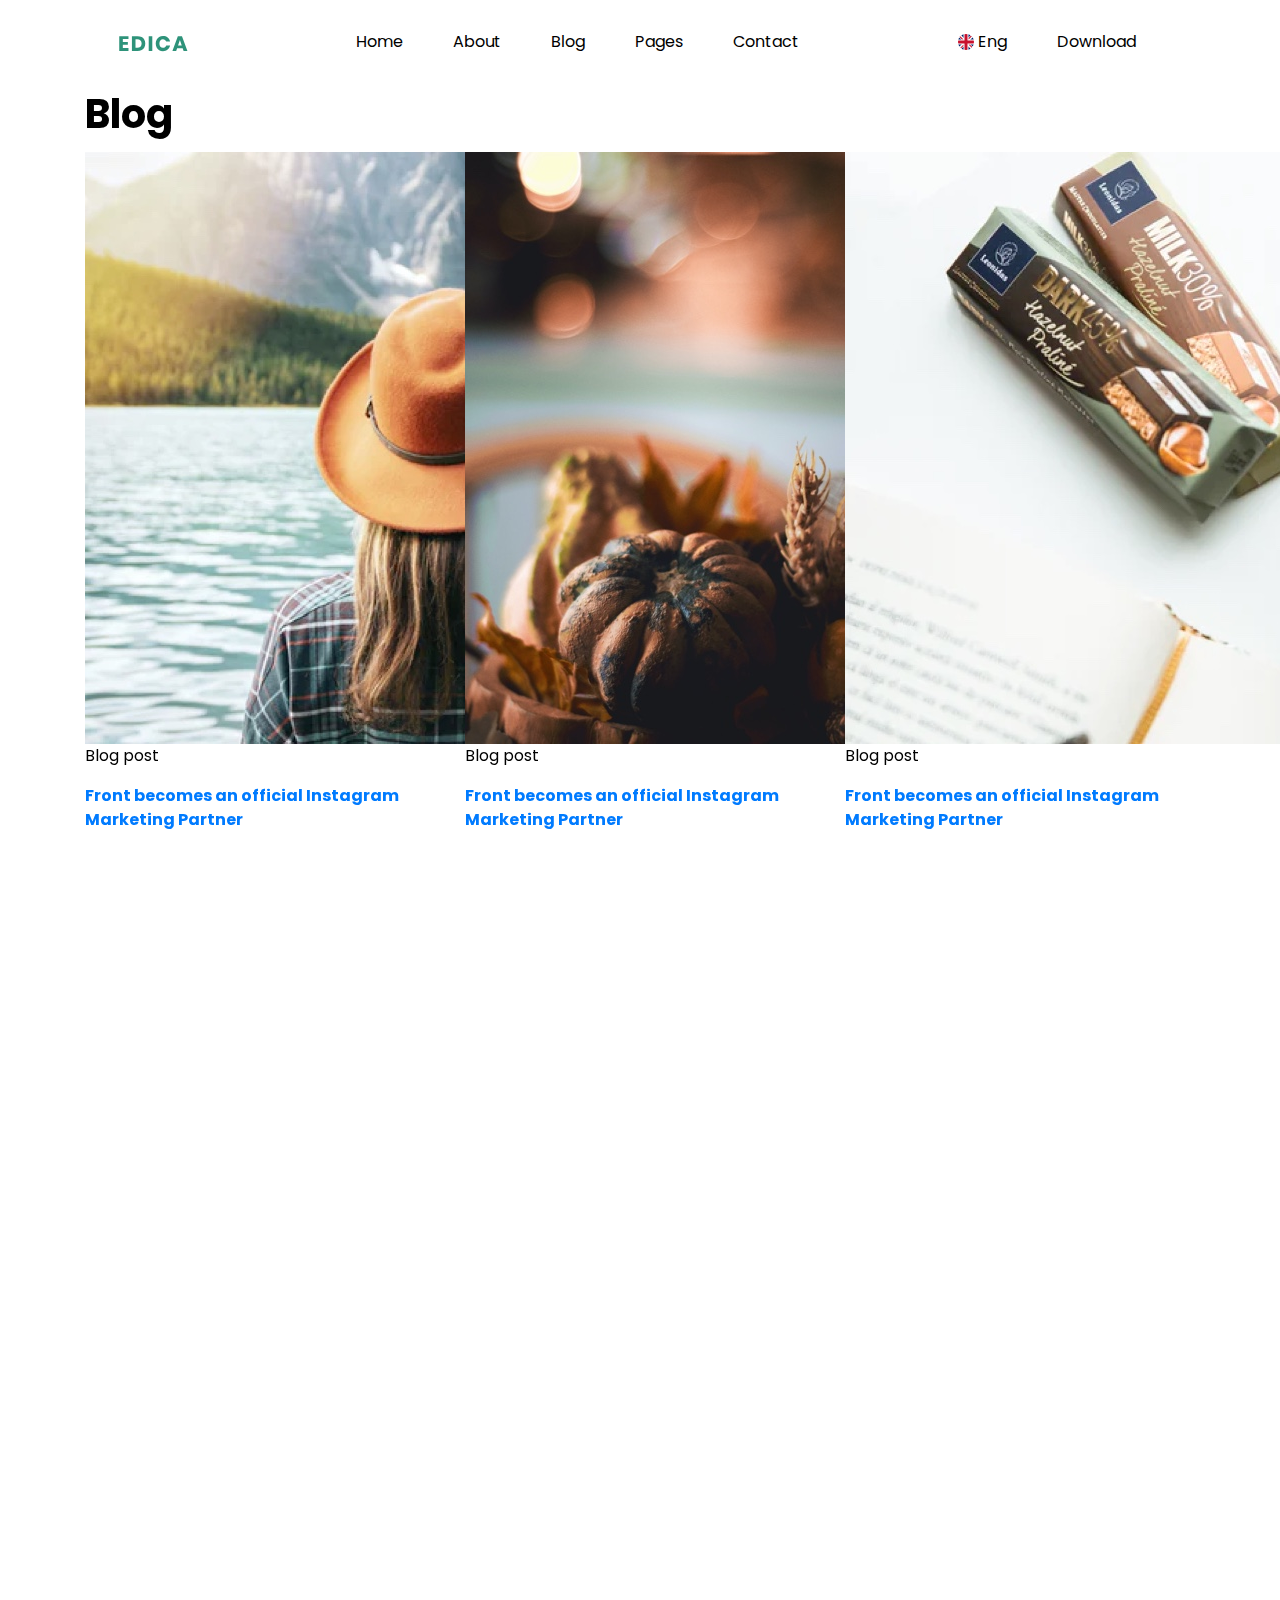
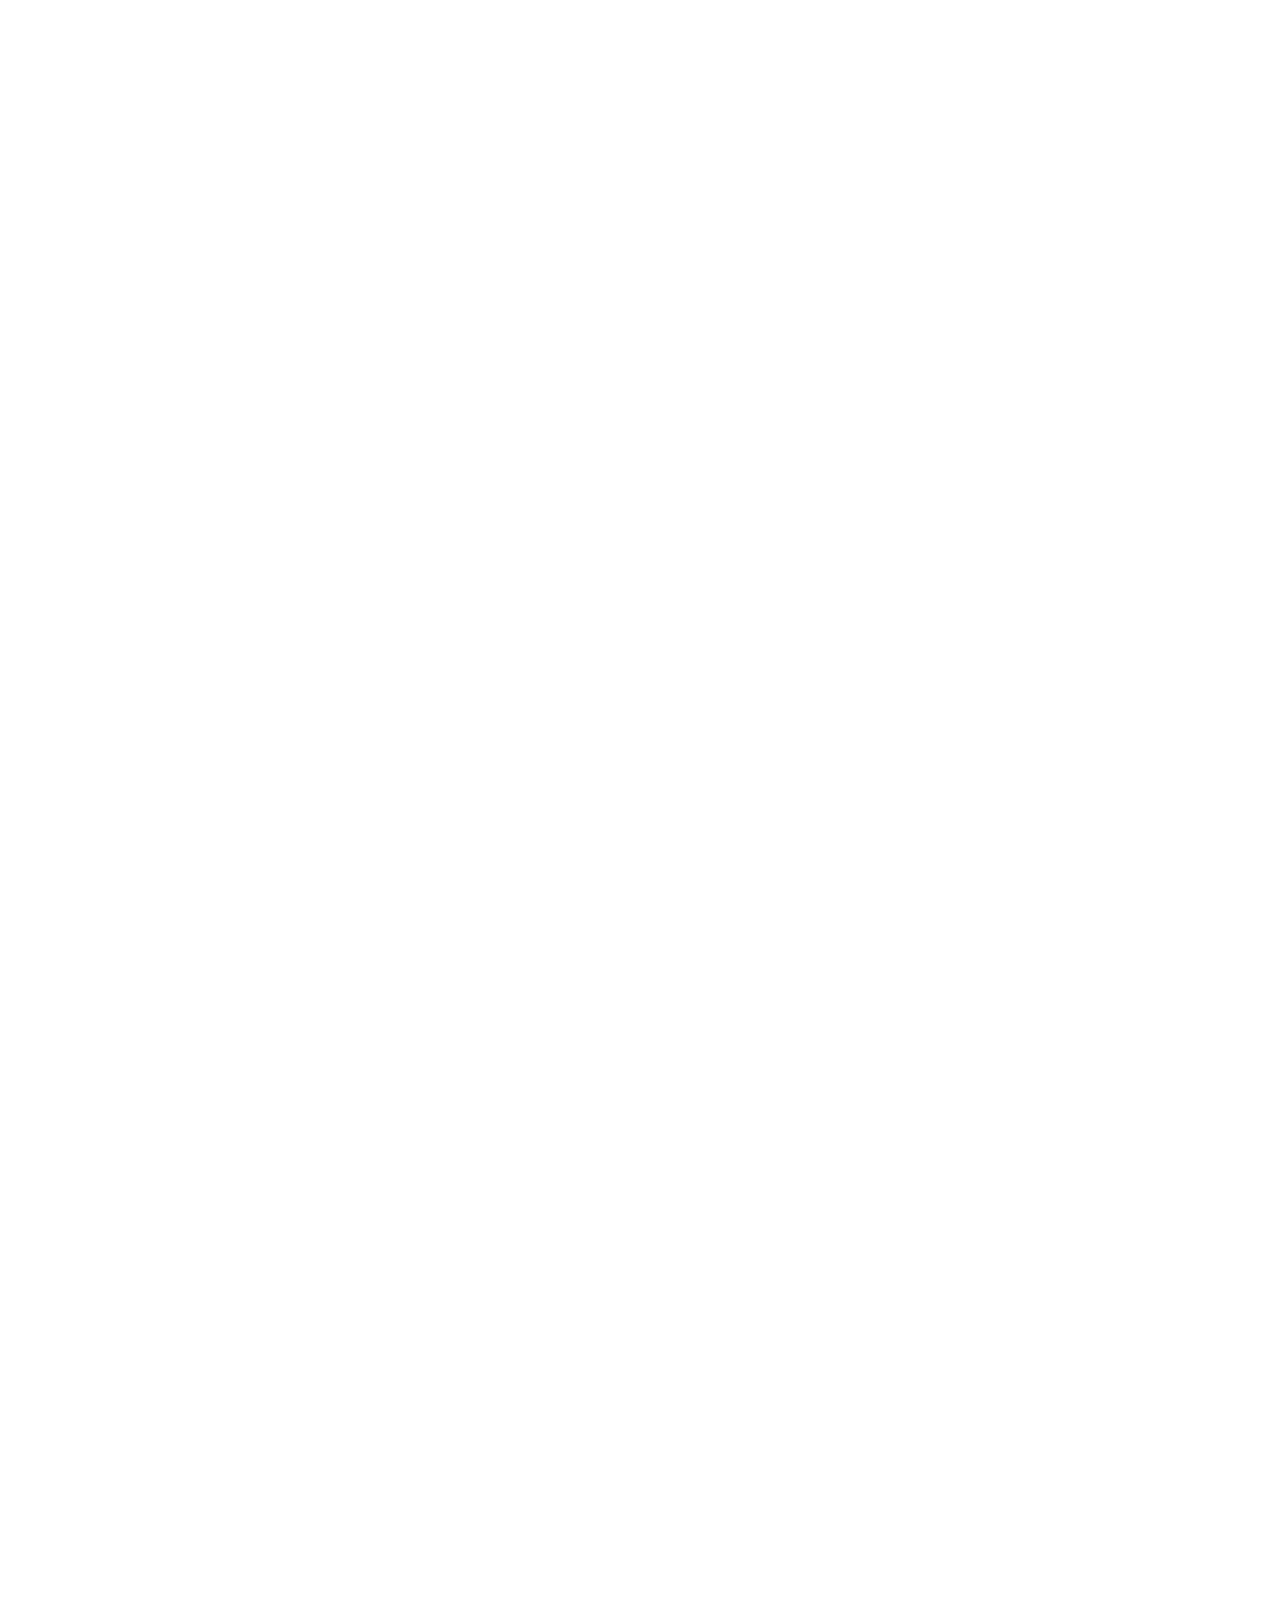
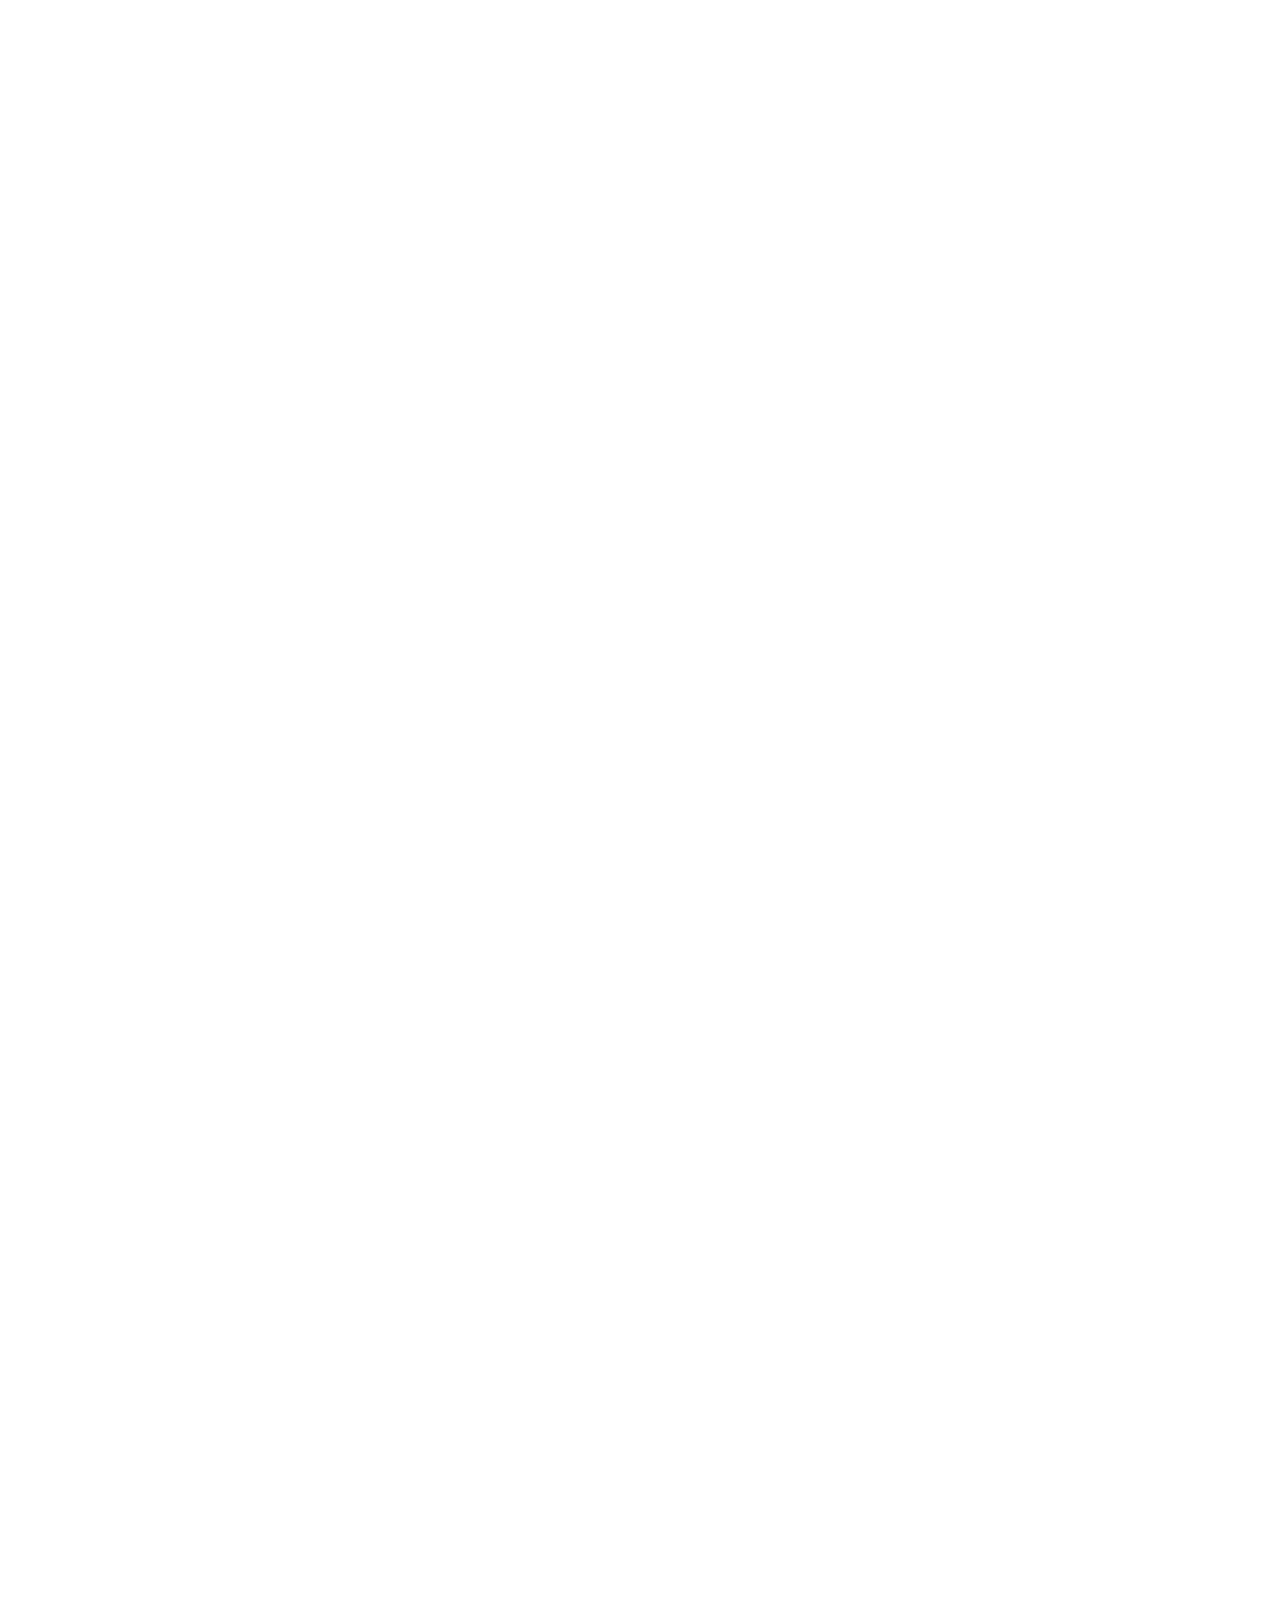
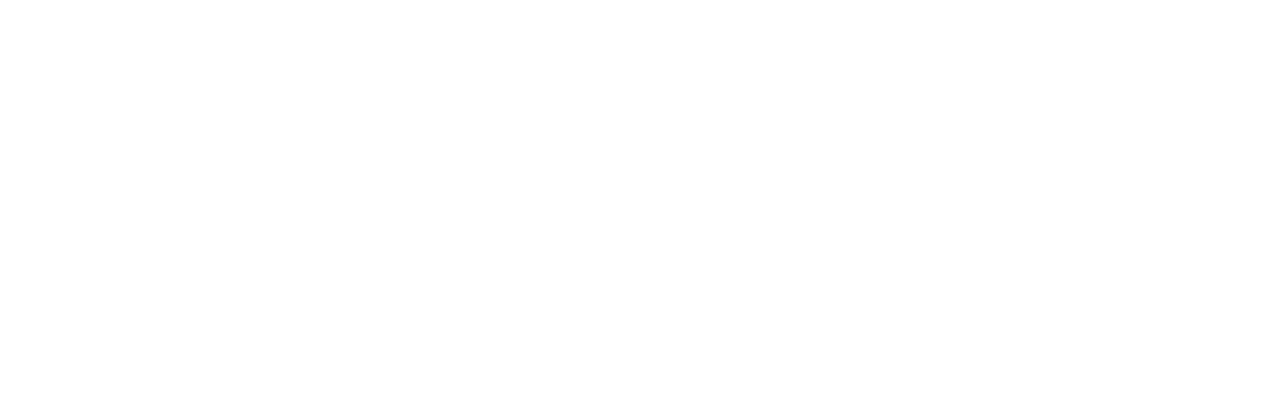
<file: blog.html>
<!DOCTYPE html>
<html lang="en">
<head>
    <meta charset="UTF-8">
    <meta name="viewport" content="width=device-width, initial-scale=1.0">
    <meta http-equiv="X-UA-Compatible" content="ie=edge">
    <title>Edica :: Home</title>
    <link rel="stylesheet" href="assets/vendors/flag-icon-css/css/flag-icon.min.css">
    <link rel="stylesheet" href="assets/vendors/font-awesome/css/all.min.css">
    <link rel="stylesheet" href="assets/vendors/aos/aos.css">
    <link rel="stylesheet" href="assets/css/style.css">
    <script src="assets/vendors/jquery/jquery.min.js"></script>
    <script src="assets/js/loader.js"></script>
</head>
<body>
    <div class="edica-loader"></div>
    <header class="edica-header">
        <div class="container">
            <nav class="navbar navbar-expand-lg navbar-light">
                <a class="navbar-brand" href="index.html"><img src="assets/images/logo.svg" alt="Edica"></a>
                <button class="navbar-toggler d-lg-none" type="button" data-toggle="collapse" data-target="#edicaMainNav" aria-controls="collapsibleNavId" aria-expanded="false" aria-label="Toggle navigation">
                    <span class="navbar-toggler-icon"></span>
                </button>
                <div class="collapse navbar-collapse" id="edicaMainNav">
                    <ul class="navbar-nav mx-auto mt-2 mt-lg-0">
                        <li class="nav-item active">
                            <a class="nav-link" href="index.html">Home <span class="sr-only">(current)</span></a>
                        </li>
                        <li class="nav-item">
                            <a class="nav-link" href="about.html">About</a>
                        </li>
                        <li class="nav-item dropdown">
                            <a class="nav-link dropdown-toggle" href="#" id="blogDropdown" data-toggle="dropdown" aria-haspopup="true" aria-expanded="false">Blog</a>
                            <div class="dropdown-menu" aria-labelledby="blogDropdown">
                                <a class="dropdown-item" href="blog.html">Blog Archive</a>
                                <a class="dropdown-item" href="blog-single.html">Blog Post</a>
                            </div>
                        </li>
                        <li class="nav-item dropdown">
                            <a class="nav-link dropdown-toggle" href="#" id="pagesDropdown" data-toggle="dropdown" aria-haspopup="true" aria-expanded="false">Pages</a>
                            <div class="dropdown-menu" aria-labelledby="pagesDropdown">
                                <a class="dropdown-item" href="404.html">404</a>
                                <a class="dropdown-item" href="coming-soon.html">Coming Soon</a>
                            </div>
                        </li>
                        <li class="nav-item">
                            <a class="nav-link" href="contact.html">Contact</a>
                        </li>
                    </ul>
                    <ul class="navbar-nav mt-2 mt-lg-0">
                        <li class="nav-item">
                            <a class="nav-link" href="#"><span class="flag-icon flag-icon-squared rounded-circle flag-icon-gb"></span> Eng</a>
                        </li>
                        <li class="nav-item">
                            <a class="nav-link" href="#">Download</a>
                        </li>
                    </ul>
                </div>
            </nav>
        </div>
    </header>

    <main class="blog">
        <div class="container">
            <h1 class="edica-page-title" data-aos="fade-up">Blog</h1>
            <section class="featured-posts-section">
                <div class="row">
                    <div class="col-md-4 fetured-post blog-post" data-aos="fade-right">
                        <div class="blog-post-thumbnail-wrapper">
                            <img src="assets/images/blog_1.jpg" alt="blog post">
                        </div>
                        <p class="blog-post-category">Blog post</p>
                        <a href="#!" class="blog-post-permalink">
                            <h6 class="blog-post-title">Front becomes an official Instagram Marketing Partner</h6>
                        </a>
                    </div>
                    <div class="col-md-4 fetured-post blog-post" data-aos="fade-up">
                        <div class="blog-post-thumbnail-wrapper">
                            <img src="assets/images/blog_2.jpg" alt="blog post">
                        </div>
                        <p class="blog-post-category">Blog post</p>
                        <a href="#" class="blog-post-permalink">
                            <h6 class="blog-post-title">Front becomes an official Instagram Marketing Partner</h6>
                        </a>
                    </div>
                    <div class="col-md-4 fetured-post blog-post" data-aos="fade-left">
                        <div class="blog-post-thumbnail-wrapper">
                            <img src="assets/images/blog_3.jpg" alt="blog post">
                        </div>
                        <p class="blog-post-category">Blog post</p>
                        <a href="#" class="blog-post-permalink">
                            <h6 class="blog-post-title">Front becomes an official Instagram Marketing Partner</h6>
                        </a>
                    </div>
                </div>
            </section>
            <div class="row">
                <div class="col-md-8">
                    <section>
                        <div class="row blog-post-row">
                            <div class="col-md-6 blog-post" data-aos="fade-up">
                                <div class="blog-post-thumbnail-wrapper">
                                    <img src="assets/images/blog_4.jpg" alt="blog post">
                                </div>
                                <p class="blog-post-category">Blog post</p>
                                <a href="#!" class="blog-post-permalink">
                                    <h6 class="blog-post-title">Front becomes an official Instagram Marketing Partner</h6>
                                </a>
                            </div>
                            <div class="col-md-6 blog-post" data-aos="fade-up">
                                <div class="blog-post-thumbnail-wrapper">
                                    <img src="assets/images/blog_5.jpg" alt="blog post">
                                </div>
                                <p class="blog-post-category">Blog post</p>
                                <a href="#!" class="blog-post-permalink">
                                    <h6 class="blog-post-title">Front becomes an official Instagram Marketing Partner</h6>
                                </a>
                            </div>
                        </div>
                        <div class="row blog-post-row">
                            <div class="col-md-6 blog-post" data-aos="fade-up">
                                <div class="blog-post-thumbnail-wrapper">
                                    <img src="assets/images/blog_6.jpg" alt="blog post">
                                </div>
                                <p class="blog-post-category">Blog post</p>
                                <a href="#!" class="blog-post-permalink">
                                    <h6 class="blog-post-title">Front becomes an official Instagram Marketing Partner</h6>
                                </a>
                            </div>
                            <div class="col-md-6 blog-post" data-aos="fade-up">
                                <div class="blog-post-thumbnail-wrapper">
                                    <img src="assets/images/blog_7.jpg" alt="blog post">
                                </div>
                                <p class="blog-post-category">Blog post</p>
                                <a href="#!" class="blog-post-permalink">
                                    <h6 class="blog-post-title">Front becomes an official Instagram Marketing Partner</h6>
                                </a>
                            </div>
                        </div>
                        <div class="row blog-post-row">
                            <div class="col-md-6 blog-post" data-aos="fade-up">
                                <div class="blog-post-thumbnail-wrapper">
                                    <img src="assets/images/blog_8.jpg" alt="blog post">
                                </div>
                                <p class="blog-post-category">Blog post</p>
                                <a href="#!" class="blog-post-permalink">
                                    <h6 class="blog-post-title">Front becomes an official Instagram Marketing Partner</h6>
                                </a>
                            </div>
                            <div class="col-md-6 blog-post" data-aos="fade-up">
                                <div class="blog-post-thumbnail-wrapper">
                                    <img src="assets/images/blog_9.jpg" alt="blog post">
                                </div>
                                <p class="blog-post-category">Blog post</p>
                                <a href="#!" class="blog-post-permalink">
                                    <h6 class="blog-post-title">Front becomes an official Instagram Marketing Partner</h6>
                                </a>
                            </div>
                        </div>
                        <div class="row blog-post-row">
                            <div class="col-md-6 blog-post" data-aos="fade-up">
                                <div class="blog-post-thumbnail-wrapper">
                                    <img src="assets/images/blog_10.jpg" alt="blog post">
                                </div>
                                <p class="blog-post-category">Blog post</p>
                                <a href="#!" class="blog-post-permalink">
                                    <h6 class="blog-post-title">Front becomes an official Instagram Marketing Partner</h6>
                                </a>
                            </div>
                            <div class="col-md-6 blog-post" data-aos="fade-up">
                                <div class="blog-post-thumbnail-wrapper">
                                    <img src="assets/images/blog_11.jpg" alt="blog post">
                                </div>
                                <p class="blog-post-category">Blog post</p>
                                <a href="#!" class="blog-post-permalink">
                                    <h6 class="blog-post-title">Front becomes an official Instagram Marketing Partner</h6>
                                </a>
                            </div>
                        </div>
                    </section>
                </div>
                <div class="col-md-4 sidebar" data-aos="fade-left">
                    <div class="widget widget-post-carousel">
                        <h5 class="widget-title">Post Lists</h5>
                        <div class="post-carousel">
                            <div id="carouselId" class="carousel slide" data-ride="carousel">
                                <ol class="carousel-indicators">
                                    <li data-target="#carouselId" data-slide-to="0" class="active"></li>
                                    <li data-target="#carouselId" data-slide-to="1"></li>
                                    <li data-target="#carouselId" data-slide-to="2"></li>
                                </ol>
                                <div class="carousel-inner" role="listbox">
                                    <figure class="carousel-item active">
                                        <img src="assets/images/blog_widget_carousel.jpg" alt="First slide">
                                        <figcaption class="post-title">
                                            <a href="#!">Front becomes an official Instagram Marketing Partner</a>
                                        </figcaption>
                                    </figure>
                                    <figure class="carousel-item">
                                            <img src="assets/images/blog_7.jpg" alt="First slide">
                                            <figcaption class="post-title">
                                                <a href="#!">Front becomes an official Instagram Marketing Partner</a>
                                            </figcaption>
                                    </figure>
                                    <div class="carousel-item">
                                            <img src="assets/images/blog_5.jpg" alt="First slide">
                                            <figcaption class="post-title">
                                                <a href="#!">Front becomes an official Instagram Marketing Partner</a>
                                            </figcaption>
                                    </div>
                                </div>
                            </div>
                        </div>
                    </div>
                    <div class="widget widget-post-list">
                        <h5 class="widget-title">Post List</h5>
                        <ul class="post-list">
                            <li class="post">
                                <a href="#!" class="post-permalink media">
                                    <img src="assets/images/blog_widget_1.jpg" alt="blog post">
                                    <div class="media-body">
                                        <h6 class="post-title">Front becomes an official Instagram Marketing Partner</h6>
                                    </div>
                                </a>
                            </li>
                            <li class="post">
                                <a href="#!" class="post-permalink media">
                                    <img src="assets/images/blog_widget_2.jpg" alt="blog post">
                                    <div class="media-body">
                                        <h6 class="post-title">Front becomes an official Instagram Marketing Partner</h6>
                                    </div>
                                </a>
                            </li>
                            <li class="post">
                                <a href="#!" class="post-permalink media">
                                    <img src="assets/images/blog_widget_3.jpg" alt="blog post">
                                    <div class="media-body">
                                        <h6 class="post-title">Front becomes an official Instagram Marketing Partner</h6>
                                    </div>
                                </a>
                            </li>
                            <li class="post">
                                <a href="#!" class="post-permalink media">
                                    <img src="assets/images/blog_widget_4.jpg" alt="blog post">
                                    <div class="media-body">
                                        <h6 class="post-title">Front becomes an official Instagram Marketing Partner</h6>
                                    </div>
                                </a>
                            </li>
                        </ul>
                    </div>
                    <div class="widget">
                        <h5 class="widget-title">Categories</h5>
                        <img src="assets/images/blog_widget_categories.jpg" alt="categories" class="w-100">
                    </div>
                </div>
            </div>
        </div>

    </main>

    <section class="edica-footer-banner-section">
        <div class="container">
            <div class="footer-banner" data-aos="fade-up">
                <h1 class="banner-title">Download it now.</h1>
                <div class="banner-btns-wrapper">
                    <button class="btn btn-success"> <img src="assets/images/apple@1x.svg" alt="ios" class="mr-2"> App Store</button>
                    <button class="btn btn-success"> <img src="assets/images/android@1x.svg" alt="android" class="mr-2"> Google Play</button>
                </div>
                <p class="banner-text">Add some helper text here to explain the finer details of your <br> product or service.</p>
            </div>
        </div>
    </section>
    <footer class="edica-footer" data-aos="fade-up">
        <div class="container">
            <div class="row footer-widget-area">
                <div class="col-md-3">
                    <a href="index.html" class="footer-brand-wrapper">
                        <img src="assets/images/logo.svg" alt="edica logo">
                    </a>
                    <p class="contact-details">hello@edica.com</p>
                    <p class="contact-details">+23 3000 000 00</p>
                    <nav class="footer-social-links">
                        <a href="#!"><i class="fab fa-facebook-f"></i></a>
                        <a href="#!"><i class="fab fa-twitter"></i></a>
                        <a href="#!"><i class="fab fa-behance"></i></a>
                        <a href="#!"><i class="fab fa-dribbble"></i></a>
                    </nav>
                </div>
                <div class="col-md-3">
                    <nav class="footer-nav">
                        <a href="#!" class="nav-link">Company</a>
                        <a href="#!" class="nav-link">Android App</a>
                        <a href="#!" class="nav-link">ios App</a>
                        <a href="#!" class="nav-link">Blog</a>
                        <a href="#!" class="nav-link">Partners</a>
                        <a href="#!" class="nav-link">Careers</a>
                    </nav>
                </div>
                <div class="col-md-3">
                    <nav class="footer-nav">
                        <a href="#!" class="nav-link">FAQ</a>
                        <a href="#!" class="nav-link">Reporting</a>
                        <a href="#!" class="nav-link">Block Storage</a>
                        <a href="#!" class="nav-link">Tools & Integrations</a>
                        <a href="#!" class="nav-link">API</a>
                        <a href="#!" class="nav-link">Pricing</a>
                    </nav>
                </div>
                <div class="col-md-3">
                    <div class="dropdown footer-country-dropdown">
                        <button class="btn btn-secondary dropdown-toggle" type="button" id="footerCountryDropdown" data-toggle="dropdown" aria-haspopup="true" aria-expanded="false">
                            <span class="flag-icon flag-icon-gb flag-icon-squared"></span> United Kingdom <i class="fas fa-chevron-down ml-2"></i>
                        </button>
                        <div class="dropdown-menu" aria-labelledby="footerCountryDropdown">
                            <button class="dropdown-item" href="#">
                                <span class="flag-icon flag-icon-us flag-icon-squared"></span> United States
                            </button>
                            <button class="dropdown-item" href="#">
                                <span class="flag-icon flag-icon-au flag-icon-squared"></span> Australia
                            </button>
                        </div>
                    </div>
                </div>
            </div>
            <div class="footer-bottom-content">
                <nav class="nav footer-bottom-nav">
                    <a href="#!">Privacy & Policy</a>
                    <a href="#!">Terms</a>
                    <a href="#!">Site Map</a>
                </nav>
                <p class="mb-0">© Edica. 2020 <a href="https://www.bootstrapdash.com" target="_blank" rel="noopener noreferrer" class="text-reset">bootstrapdash</a> . All rights reserved.</p>
            </div>
        </div>
    </footer>
    <script src="assets/vendors/popper.js/popper.min.js"></script>
    <script src="assets/vendors/bootstrap/dist/js/bootstrap.min.js"></script>
    <script src="assets/vendors/aos/aos.js"></script>
    <script src="assets/js/main.js"></script>
    <script>
        AOS.init({
            duration: 1000
        });
      </script>
</body>

</html>
</file>
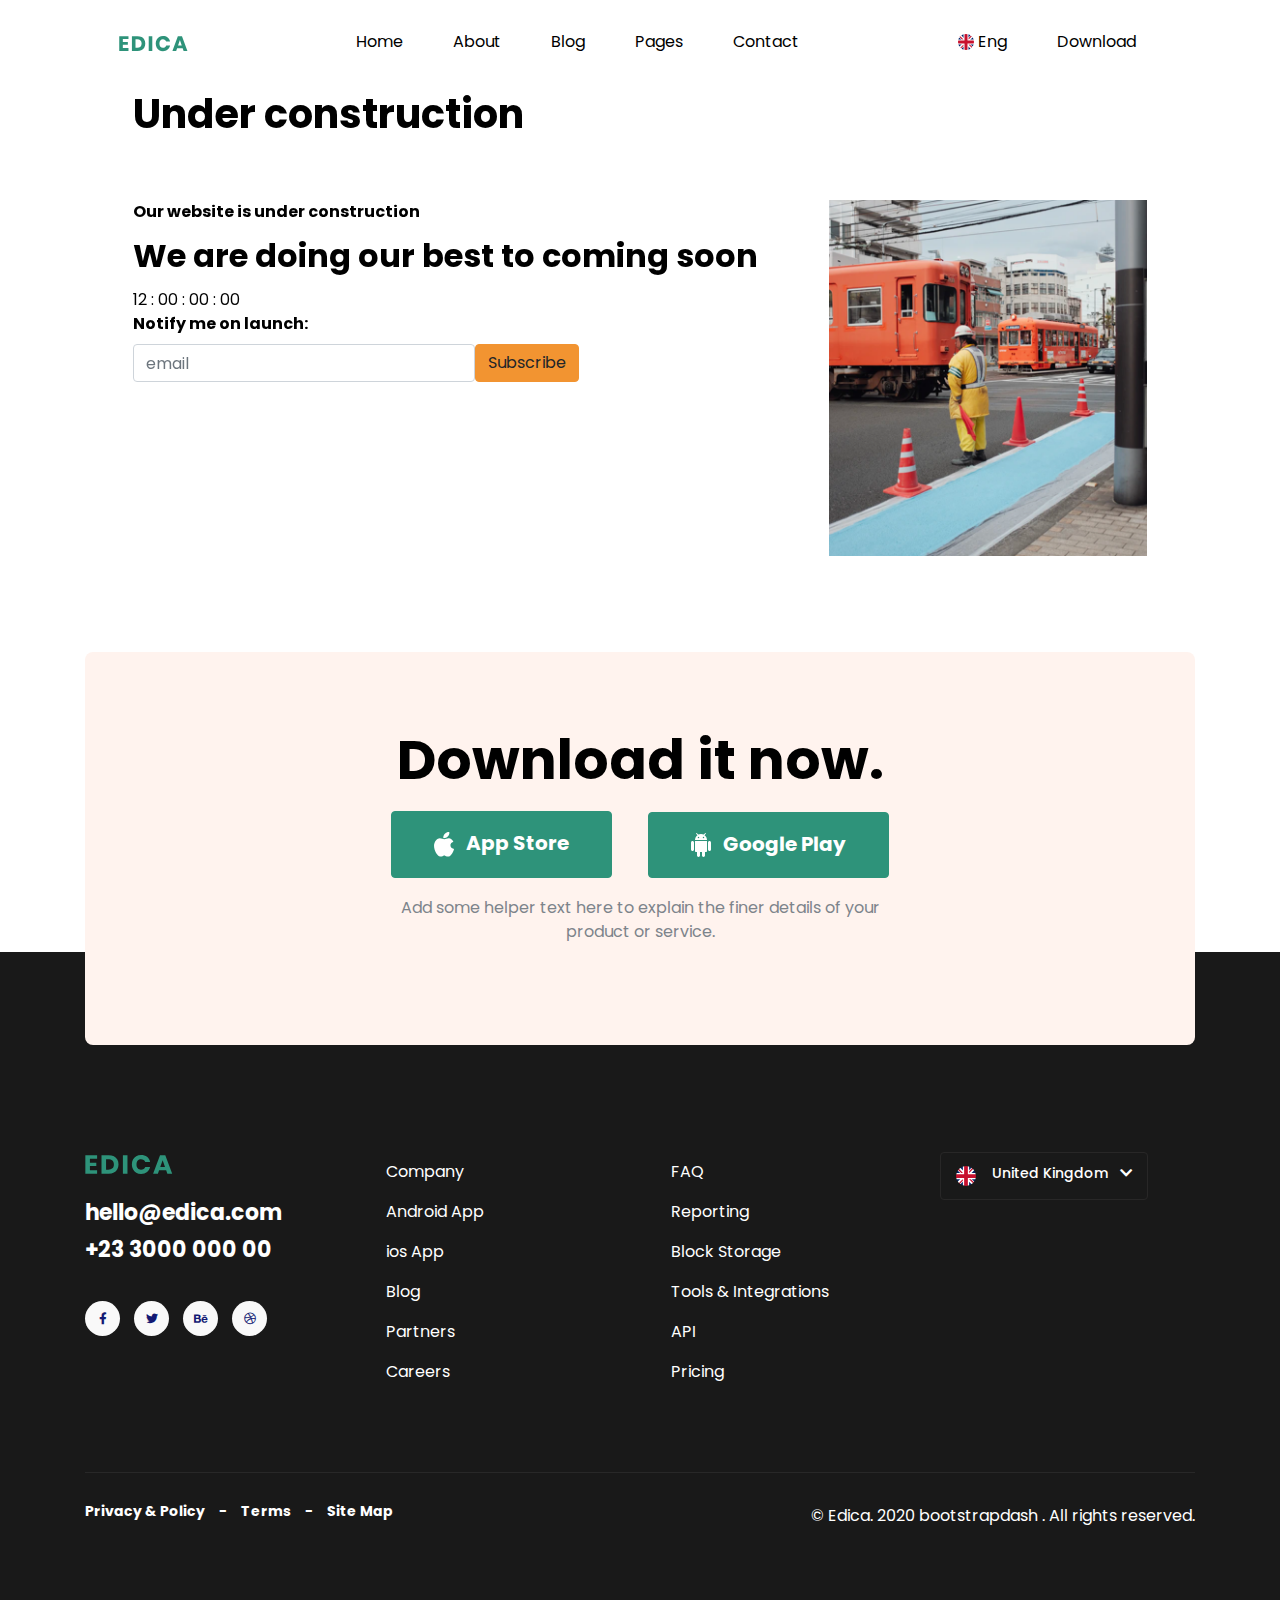
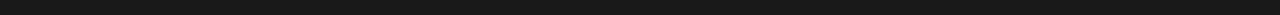
<file: coming-soon.html>
<!DOCTYPE html>
<html lang="en">
<head>
    <meta charset="UTF-8">
    <meta name="viewport" content="width=device-width, initial-scale=1.0">
    <meta http-equiv="X-UA-Compatible" content="ie=edge">
    <title>Edica :: Home</title>
    <link rel="stylesheet" href="assets/vendors/flag-icon-css/css/flag-icon.min.css">
    <link rel="stylesheet" href="assets/vendors/font-awesome/css/all.min.css">
    <link rel="stylesheet" href="assets/vendors/aos/aos.css">
    <link rel="stylesheet" href="assets/css/style.css">
    <script src="assets/vendors/jquery/jquery.min.js"></script>
    <script src="assets/js/loader.js"></script>
</head>
<body>
    <div class="edica-loader"></div>
    <header class="edica-header">
        <div class="container">
            <nav class="navbar navbar-expand-lg navbar-light">
                <a class="navbar-brand" href="index.html"><img src="assets/images/logo.svg" alt="Edica"></a>
                <button class="navbar-toggler d-lg-none" type="button" data-toggle="collapse" data-target="#edicaMainNav" aria-controls="collapsibleNavId" aria-expanded="false" aria-label="Toggle navigation">
                    <span class="navbar-toggler-icon"></span>
                </button>
                <div class="collapse navbar-collapse" id="edicaMainNav">
                    <ul class="navbar-nav mx-auto mt-2 mt-lg-0">
                        <li class="nav-item active">
                            <a class="nav-link" href="index.html">Home <span class="sr-only">(current)</span></a>
                        </li>
                        <li class="nav-item">
                            <a class="nav-link" href="about.html">About</a>
                        </li>
                        <li class="nav-item dropdown">
                            <a class="nav-link dropdown-toggle" href="#" id="blogDropdown" data-toggle="dropdown" aria-haspopup="true" aria-expanded="false">Blog</a>
                            <div class="dropdown-menu" aria-labelledby="blogDropdown">
                                <a class="dropdown-item" href="blog.html">Blog Archive</a>
                                <a class="dropdown-item" href="blog-single.html">Blog Post</a>
                            </div>
                        </li>
                        <li class="nav-item dropdown">
                            <a class="nav-link dropdown-toggle" href="#" id="pagesDropdown" data-toggle="dropdown" aria-haspopup="true" aria-expanded="false">Pages</a>
                            <div class="dropdown-menu" aria-labelledby="pagesDropdown">
                                <a class="dropdown-item" href="404.html">404</a>
                                <a class="dropdown-item" href="coming-soon.html">Coming Soon</a>
                            </div>
                        </li>
                        <li class="nav-item">
                            <a class="nav-link" href="contact.html">Contact</a>
                        </li>
                    </ul>
                    <ul class="navbar-nav mt-2 mt-lg-0">
                        <li class="nav-item">
                            <a class="nav-link" href="#"><span class="flag-icon flag-icon-squared rounded-circle flag-icon-gb"></span> Eng</a>
                        </li>
                        <li class="nav-item">
                            <a class="nav-link" href="#">Download</a>
                        </li>
                    </ul>
                </div>
            </nav>
        </div>
    </header>

    <main>
        <div class="container">
            <div class="row">
                <div class="col-lg-11 mx-auto">
                    <h1 class="edica-page-title" data-aos="fade-up">Under construction</h1>
                    <section class="edica-coming-soon py-5 mb-5">
                        <div class="row">
                            <div class="col-md-8">
                                <h6 class="comimg-soon-subtitle" data-aos="fade-up">Our website is under construction</h6>
                                <h2 class="coming-soon-title" data-aos="fade-up" data-aos-delay="100">We are doing our best to coming soon</h2>
                                <div class="counter" data-aos="fade-up" data-aos-delay="200">
                                    <span class="days" id="days">12</span> :
                                    <span class="hours" id="hours">00</span> :
                                    <span class="minutes" id="minutes">00</span> :
                                    <span class="seconds" id="seconds">00</span> 
                                </div>
                                <h6 class="subscription-title" data-aos="fade-up" data-aos-delay="300" data-aos-anchor-placement="center-bottom">Notify me on launch:</h6>
                                <form class="form-inline subscription-form" data-aos="fade-up" data-aos-delay="400" data-aos-anchor-placement="center-bottom">
                                    <div class="form-group">
                                        <label for="email" class="sr-only">email</label>
                                        <input type="email" name="email" id="email" class="form-control" placeholder="email">
                                    </div>
                                    <button type="submit" class="btn btn-warning">Subscribe</button>
                                </form>
                            </div>
                            <div class="col-md-4" data-aos="fade-left">
                                <img src="assets/images/Under construction.png" alt="coming soon" class="img-fluid">
                            </div>
                        </div>
                    </section>
                    
                </div>
            </div>
        </div>
    </main>

    <section class="edica-footer-banner-section">
        <div class="container">
            <div class="footer-banner">
                <h1 class="banner-title">Download it now.</h1>
                <div class="banner-btns-wrapper">
                    <button class="btn btn-success"> <img src="assets/images/apple@1x.svg" alt="ios" class="mr-2"> App Store</button>
                    <button class="btn btn-success"> <img src="assets/images/android@1x.svg" alt="android" class="mr-2"> Google Play</button>
                </div>
                <p class="banner-text">Add some helper text here to explain the finer details of your <br> product or service.</p>
            </div>
        </div>
    </section>
    <footer class="edica-footer">
        <div class="container">
            <div class="row footer-widget-area">
                <div class="col-md-3">
                    <a href="index.html" class="footer-brand-wrapper">
                        <img src="assets/images/logo.svg" alt="edica logo">
                    </a>
                    <p class="contact-details">hello@edica.com</p>
                    <p class="contact-details">+23 3000 000 00</p>
                    <nav class="footer-social-links">
                        <a href="#!"><i class="fab fa-facebook-f"></i></a>
                        <a href="#!"><i class="fab fa-twitter"></i></a>
                        <a href="#!"><i class="fab fa-behance"></i></a>
                        <a href="#!"><i class="fab fa-dribbble"></i></a>
                    </nav>
                </div>
                <div class="col-md-3">
                    <nav class="footer-nav">
                        <a href="#!" class="nav-link">Company</a>
                        <a href="#!" class="nav-link">Android App</a>
                        <a href="#!" class="nav-link">ios App</a>
                        <a href="#!" class="nav-link">Blog</a>
                        <a href="#!" class="nav-link">Partners</a>
                        <a href="#!" class="nav-link">Careers</a>
                    </nav>
                </div>
                <div class="col-md-3">
                    <nav class="footer-nav">
                        <a href="#!" class="nav-link">FAQ</a>
                        <a href="#!" class="nav-link">Reporting</a>
                        <a href="#!" class="nav-link">Block Storage</a>
                        <a href="#!" class="nav-link">Tools & Integrations</a>
                        <a href="#!" class="nav-link">API</a>
                        <a href="#!" class="nav-link">Pricing</a>
                    </nav>
                </div>
                <div class="col-md-3">
                    <div class="dropdown footer-country-dropdown">
                        <button class="btn btn-secondary dropdown-toggle" type="button" id="footerCountryDropdown" data-toggle="dropdown" aria-haspopup="true" aria-expanded="false">
                            <span class="flag-icon flag-icon-gb flag-icon-squared"></span> United Kingdom <i class="fas fa-chevron-down ml-2"></i>
                        </button>
                        <div class="dropdown-menu" aria-labelledby="footerCountryDropdown">
                            <button class="dropdown-item" href="#">
                                <span class="flag-icon flag-icon-us flag-icon-squared"></span> United States
                            </button>
                            <button class="dropdown-item" href="#">
                                <span class="flag-icon flag-icon-au flag-icon-squared"></span> Australia
                            </button>
                        </div>
                    </div>
                </div>
            </div>
            <div class="footer-bottom-content">
                <nav class="nav footer-bottom-nav">
                    <a href="#!">Privacy & Policy</a>
                    <a href="#!">Terms</a>
                    <a href="#!">Site Map</a>
                </nav>
                <p class="mb-0">© Edica. 2020 <a href="https://www.bootstrapdash.com" target="_blank" rel="noopener noreferrer" class="text-reset">bootstrapdash</a> . All rights reserved.</p>
            </div>
        </div>
    </footer>
    <script src="assets/vendors/popper.js/popper.min.js"></script>
    <script src="assets/vendors/bootstrap/dist/js/bootstrap.min.js"></script>
    <script src="assets/vendors/aos/aos.js"></script>
    <script src="assets/js/main.js"></script>
    <script src="assets/js/timer.js"></script>
    <script>
        AOS.init({
            duration: 2000
        });
      </script>
</body>

</html>
</file>
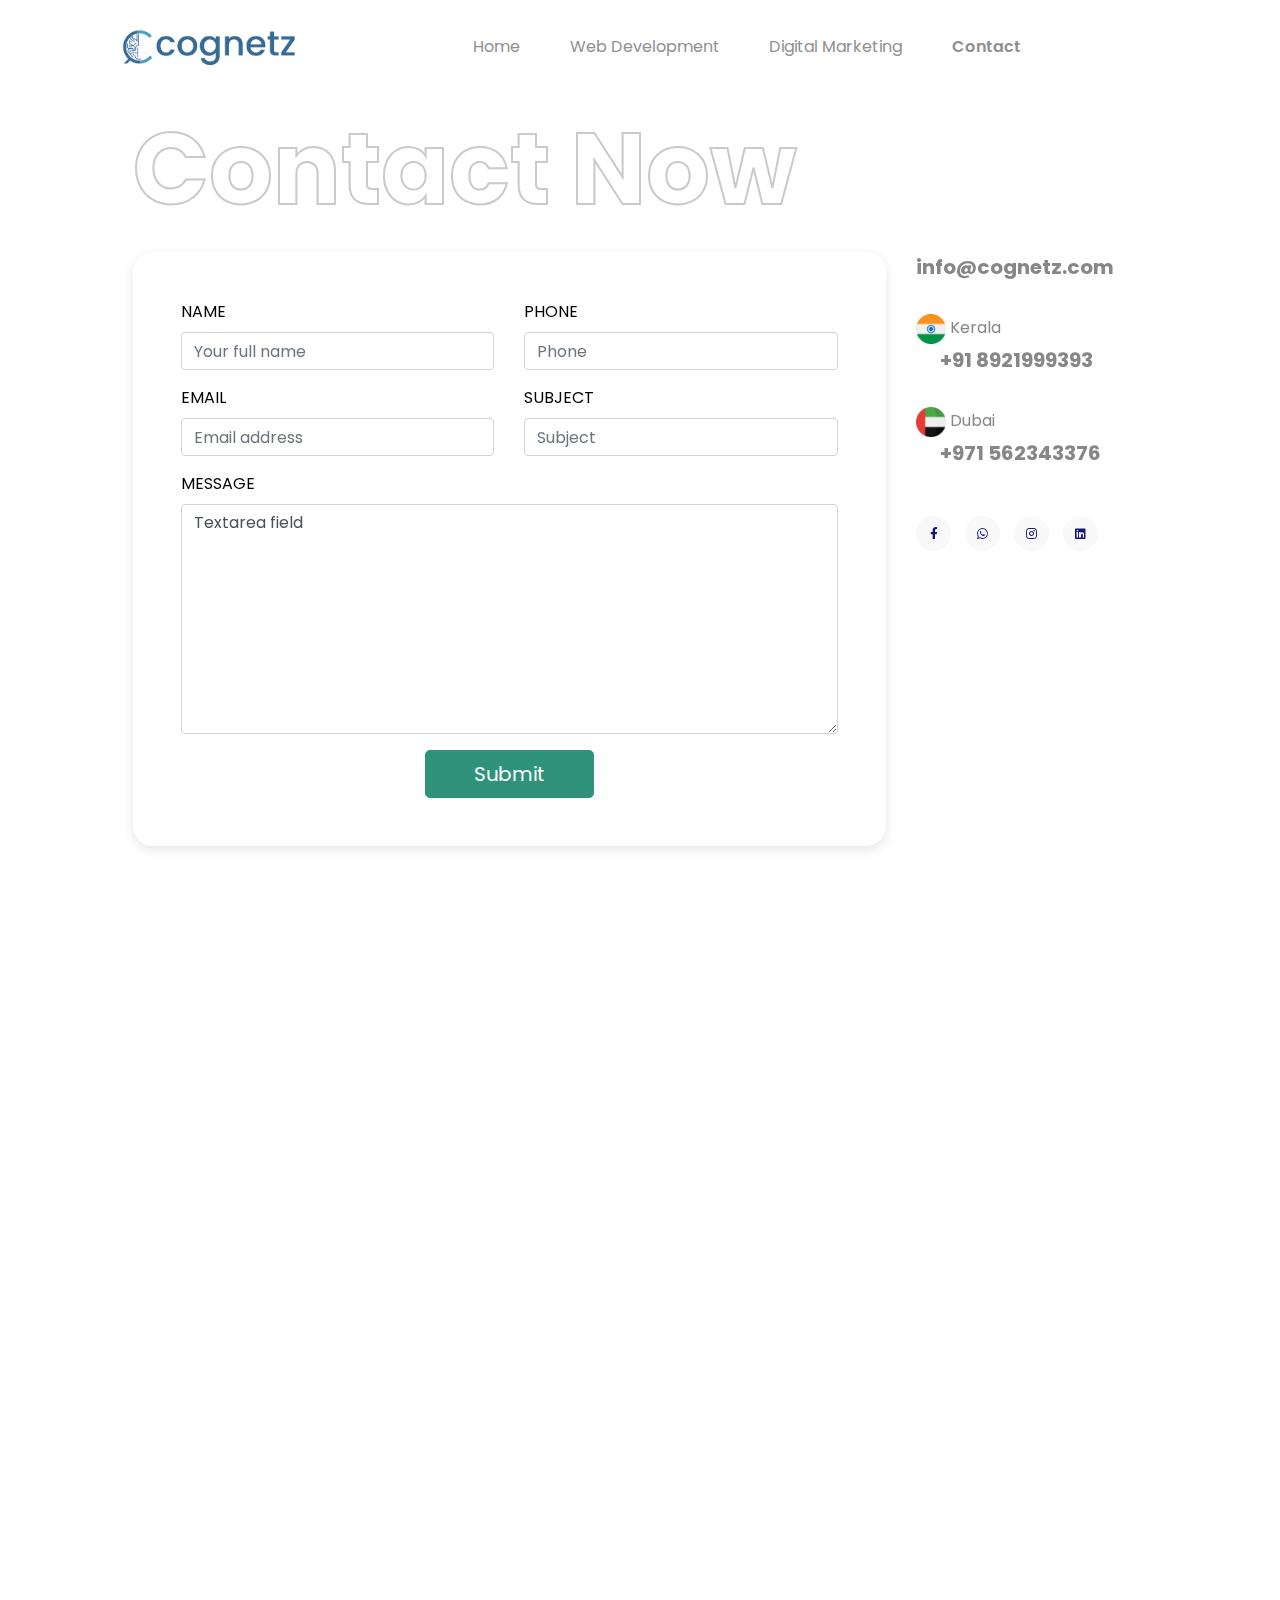
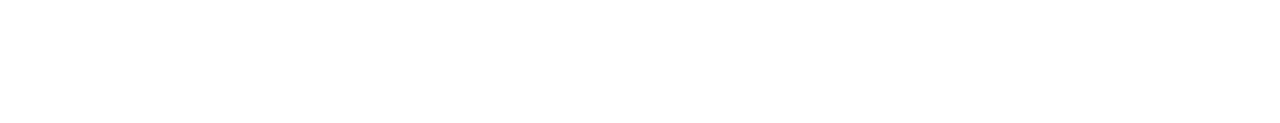
<file: contact.html>
<!DOCTYPE html>
<html lang="en">
<head>
    <meta charset="UTF-8">
    <meta name="viewport" content="width=device-width, initial-scale=1.0">
    <meta http-equiv="X-UA-Compatible" content="ie=edge">
    <title>Edica :: Home</title>
    <link rel="stylesheet" href="assets/vendors/flag-icon-css/css/flag-icon.min.css">
    <link rel="stylesheet" href="assets/vendors/font-awesome/css/all.min.css">
    <link rel="stylesheet" href="assets/vendors/aos/aos.css">
    <link rel="stylesheet" href="assets/css/style.css">
    <script src="assets/vendors/jquery/jquery.min.js"></script>
    <script src="assets/js/loader.js"></script>

    <style>
        .active{
            font-weight: 600 !important;
        }
    </style>
</head>
<body>
    <div class="edica-loader"></div>
    <header class="edica-header">
        <div class="container">
            <nav class="navbar navbar-expand-lg navbar-light">
                <a class="navbar-brand" href="index.html"><img src="assets/images/logo.png" width="180" alt="Edica"></a>
                <button class="navbar-toggler d-lg-none" type="button" data-toggle="collapse" data-target="#edicaMainNav" aria-controls="collapsibleNavId" aria-expanded="false" aria-label="Toggle navigation">
                    <span class="navbar-toggler-icon"></span>
                </button>
                <div class="collapse navbar-collapse" id="edicaMainNav">
                    <ul class="navbar-nav mx-auto mt-2 mt-lg-0">
                        <li class="nav-item">
                            <a class="nav-link" href="index.html">Home <span class="sr-only">(current)</span></a>
                        </li>
                        <li class="nav-item">
                            <a class="nav-link" href="web-development.html">Web Development</a>
                        </li>
                        <li class="nav-item">
                            <a class="nav-link" href="digital-marketing.html">Digital Marketing</a>
                        </li>
                        <!-- <li class="nav-item dropdown justify-content-center">
                            <a class="nav-link dropdown-toggle" href="web-development.html" id="blogDropdown" data-toggle="dropdown" aria-haspopup="true" aria-expanded="false">Web Development</a>
                            <div class="dropdown-menu" aria-labelledby="blogDropdown">
                                <a class="dropdown-item" href="web-development.html">web</a>
                                <a class="dropdown-item" href="blog-single.html">Blog Post</a>
                            </div>
                        </li> -->
                        <!-- <li class="nav-item dropdown">
                            <a class="nav-link dropdown-toggle" href="digital-marketing.html" id="pagesDropdown" data-toggle="dropdown" aria-haspopup="true" aria-expanded="false">Digital Marketing</a>
                            <div class="dropdown-menu" aria-labelledby="pagesDropdown">
                                <a class="dropdown-item" href="digital-marketing.html">Digital marketing</a>
                            </div>
                        </li> -->
                        <li class="nav-item">
                            <a class="nav-link active" href="contact.html">Contact</a>
                        </li>
                    </ul>
                    <!-- <ul class="navbar-nav mt-2 mt-lg-0">
                        <li class="nav-item">
                            <a class="nav-link" href="#"><span class="flag-icon flag-icon-squared rounded-circle flag-icon-gb"></span> Eng</a>
                        </li>
                        <li class="nav-item">
                            <a class="nav-link" href="#">Download</a>
                        </li>
                    </ul> -->
                </div>
            </nav>
        </div>
    </header>

    <main>
        <div class="container">
            <div class="row">
                <div class="col-lg-11 mx-auto">
                    <style>
                        .edica-page-title{
                            font-size: 100px;
                            color: #ffffff;
                            -webkit-text-stroke: 2px rgb(202, 202, 202);
                             text-stroke: 2px rgb(202, 202, 202);
                        }
                        @media (max-width: 768px){
                            .edica-page-title{
                                font-size: 50px;
                        }
                        }
                    </style>
                    <h1 class="edica-page-title" data-aos="fade-down">Contact Now</h1>
                    <section class="edica-contact pb-5 mb-5">
                        <div class="row">
                            <div class="col-md-9 contact-form-wrapper">
                                <div class="contact-container p-5 p-md-" style="box-shadow: rgba(0, 0, 0, 0.1) 0px 4px 12px; border-radius: 20px;">
                                    <div class="row" >
                                        <div class="form-group col-md-6" data-aos="fade-up">
                                            <label for="name">NAME</label>
                                            <input type="text" class="form-control" id="name" name="name" placeholder="Your full name">
                                        </div>
                                        <div class="form-group col-md-6" data-aos="fade-up">
                                            <label for="phone">PHONE</label>
                                            <input type="text" class="form-control" id="phone" name="phone" placeholder="Phone">
                                        </div>
                                    </div>
                                    <div class="row">
                                        <div class="form-group col-md-6" data-aos="fade-up" data-aos-delay="100">
                                            <label for="email">EMAIL</label>
                                            <input type="email" class="form-control" id="email" name="email" placeholder="Email address">
                                        </div>
                                        <div class="form-group col-md-6" data-aos="fade-up" data-aos-delay="100">
                                            <label for="subject">SUBJECT</label>
                                            <input type="text" class="form-control" id="subject" name="subject" placeholder="Subject">
                                        </div>
                                    </div>
                                    <div class="row">
                                        <div class="form-group col-12" data-aos="fade-up" data-aos-delay="200">
                                            <label for="message">MESSAGE</label>
                                            <textarea name="message" id="message" rows="9" class="form-control">Textarea field</textarea>
                                        </div>
                                    </div>
                                    <div class="banner-btns-wrapper text-center">
                                        <button class="btn btn-success btn-lg px-5" data-aos="fade-down" >Submit</button>
                                    </div>
                                </div>
                            </div>
                            <div class="col-md-3 contact-sidebar" data-aos="fade-left">
                                <style>
                                    .contact-number2{
                                        color: #878787;
                                        text-decoration: none !important;
                                    }
                                    .contact-number2:hover{
                                        color: #479fbd;
                                    }
                                </style>
                                    <a href="mailto:info@cognetz.com" class="contact-number2">
                                        <h5 class="">info@cognetz.com</h5>
                                    </a>
                                    <br>
                                    <a href="tel:+918921999393" class="contact-number2 ">
                                        <p class=""><img src="assets/images/india.png" alt="" width="30"> Kerala</p>
                                        <h5 class="ml-4" style="margin-top: -15px;">+91 8921999393</h5>
                                    </a>
                                    <br>
                                    <a href="tel:+971562343376" class="contact-number2">
                                        <p class=""><img src="assets/images/uae.png" alt="" width="30"> Dubai</p>
                                        <h5 class="ml-4" style="margin-top: -15px;">+971 562343376</h5>
                                    </a>
                
                                    <nav class="footer-social-links  my-5">
                                        <a href="#!"><i class="fab fa-facebook-f"></i></a>
                                        <a href="#!"><i class="fab fa-whatsapp"></i></a>
                                        <a href="#!"><i class="fab fa-instagram"></i></a>
                                        <a href="#!"><i class="fab fa-linkedin"></i></a>
                                    </nav>
                            </div>
                        </div>
                    </section>
                </div>
            </div>
        </div>
    </main>

    
    <footer class="edica-footer" data-aos="fade-up" style="margin-top: 0px; padding-top: 50px;">
        <style>
            .contact-number{
                color: #fff;
                text-decoration: none !important;
            }
            .contact-number:hover{
                color: #479fbd;
            }
        </style>
        <div class="container">
            <div class="row footer-widget-area">
                <div class="col-md-3">
                    <a href="index.html" class="footer-brand-wrapper">
                        <img src="assets/images/logo.png" alt="edica logo" style="width: 200px;">
                    </a>
                    <a href="mailto:info@cognetz.com" class="contact-number">
                        <p class="">info@cognetz.com</p>
                    </a>
                    <br>
                    <a href="tel:+918921999393" class="contact-number">
                        <p class=""><img src="assets/images/india.png" alt="" width="30"> Kerala</p>
                        <h5 class="ml-4" style="margin-top: -15px;">+91 8921999393</h5>
                    </a>
                    <br>
                    <a href="tel:+971562343376" class="contact-number">
                        <p class=""><img src="assets/images/uae.png" alt="" width="30"> Dubai</p>
                        <h5 class="ml-4" style="margin-top: -15px;">+971 562343376</h5>
                    </a>

                    <nav class="footer-social-links">
                        <a href="#!"><i class="fab fa-facebook-f"></i></a>
                        <a href="#!"><i class="fab fa-whatsapp"></i></a>
                        <a href="#!"><i class="fab fa-instagram"></i></a>
                        <a href="#!"><i class="fab fa-linkedin"></i></a>
                    </nav>
                </div>
                <style>
                    .nav-link:hover{
                        color: #479fbd !important;
                    }
                    .nav-link{
                        color: #8f8f8f !important;
                    }
                </style>
                <div class="col-md-3">
                    <nav class="footer-nav">
                        <a href="web-development.html" class="nav-link">Web Development</a>
                        <a href="digital-marketing.html" class="nav-link">Digital Marketing</a>
                        <a href="#seo" class="nav-link">Search Engine Optimization (SEO)</a>
                        <a href="#social-media-marketing" class="nav-link">Social Media Marketing</a>
                        <a href="#e-commerce-solutions" class="nav-link">E-commerce Solutions</a>
                        <a href="#online-advertising" class="nav-link">Online Advertising</a>
                        <a href="#content-marketing " class="nav-link">Content Marketing</a>
                        <a href="#Influencer-Marketing" class="nav-link">Influencer Marketing</a>
                        <a href="#Online-Reputation-Management" class="nav-link">Online Reputation Management</a>
                    </nav>
                </div>
                <div class="col-md-3">
                    <nav class="footer-nav">
                        <a href="#Email-Marketing" class="nav-link">Email Marketing</a>
                        <a href="#mobile-app-marketing" class="nav-link">Mobile App Marketing</a>
                        <a href="#video-marketing" class="nav-link">Video Marketing</a>
                        <a href="#custom-website-development" class="nav-link">Custom Website Development</a>
                        <a href="#branding" class="nav-link">Branding</a>
                        <a href="#mobile-app-development" class="nav-link">Mobile App Development</a>
                        <a href="#web-hosting" class="nav-link">Web Hosting</a>
                        <a href="#video-production" class="nav-link">Video Production</a>
                        <a href="#digital-business-card" class="nav-link">Digital Business Card Maker</a>
                    </nav>
                </div>
                <div class="col-md-3">
                    <nav class="footer-nav">
                        <a href="#about-us" class="nav-link">About Us</a>
                        <a href="#services" class="nav-link">Services</a>
                        <a href="#!" class="nav-link">Projects</a>
                        <a href="#clients" class="nav-link">Clients</a>
                        <a href="contact.html" class="nav-link">Contact</a>
                        <a href="careers.html" class="nav-link">careers</a>
                        <a href="#Testimonials" class="nav-link">Testimonials</a>
                    </nav>
                </div>
            </div>
            <div class="footer-bottom-content">
                <nav class="nav footer-bottom-nav">
                    <a href="#!">Privacy & Policy</a>
                    <a href="#!">Terms</a>
                    <a href="contact.html">Contact Now</a>
                </nav>
                <p class="mb-0">© Cognetz . 2024 . All rights reserved .</p>
            </div>
        </div>
    </footer>
    <script src="assets/vendors/popper.js/popper.min.js"></script>
    <script src="assets/vendors/bootstrap/dist/js/bootstrap.min.js"></script>
    <script src="assets/vendors/aos/aos.js"></script>
    <script src="assets/js/main.js"></script>
    <script>
        AOS.init({
            duration: 2000
        });
      </script>
</body>

</html>
</file>
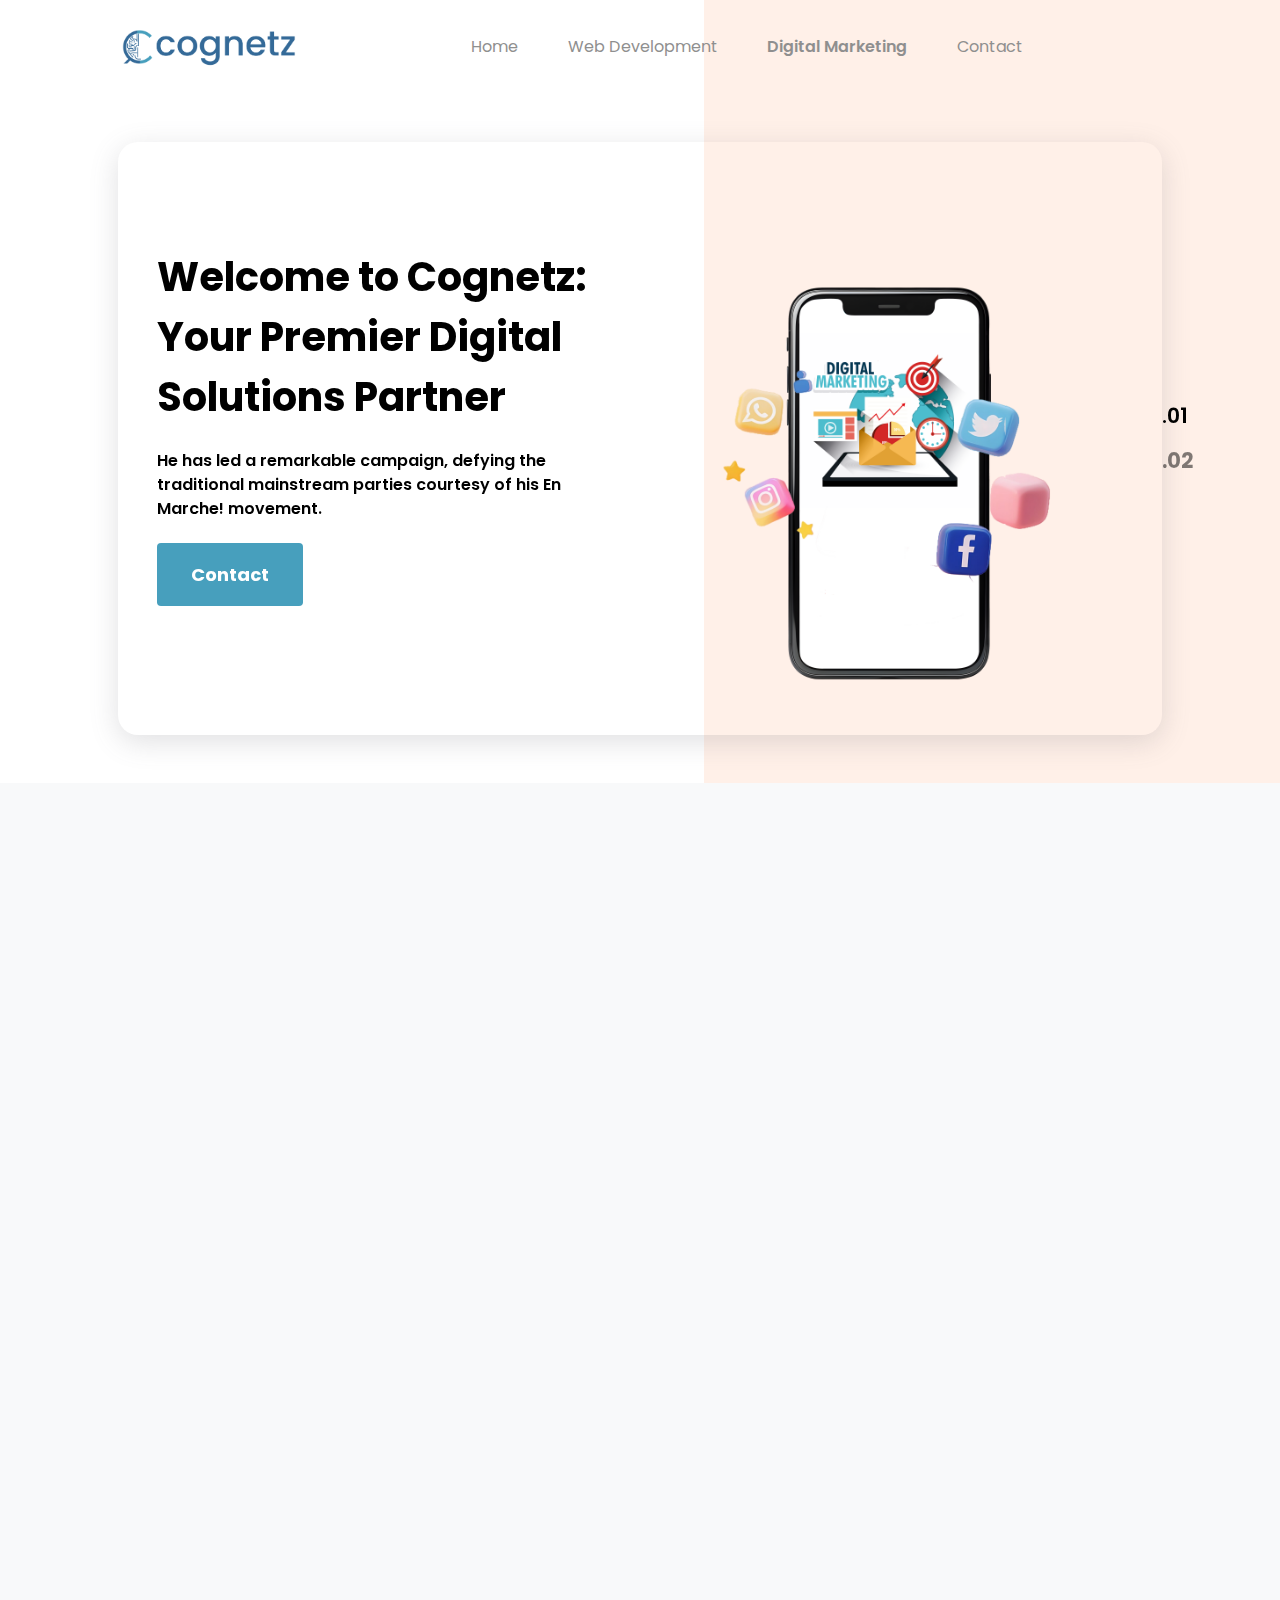
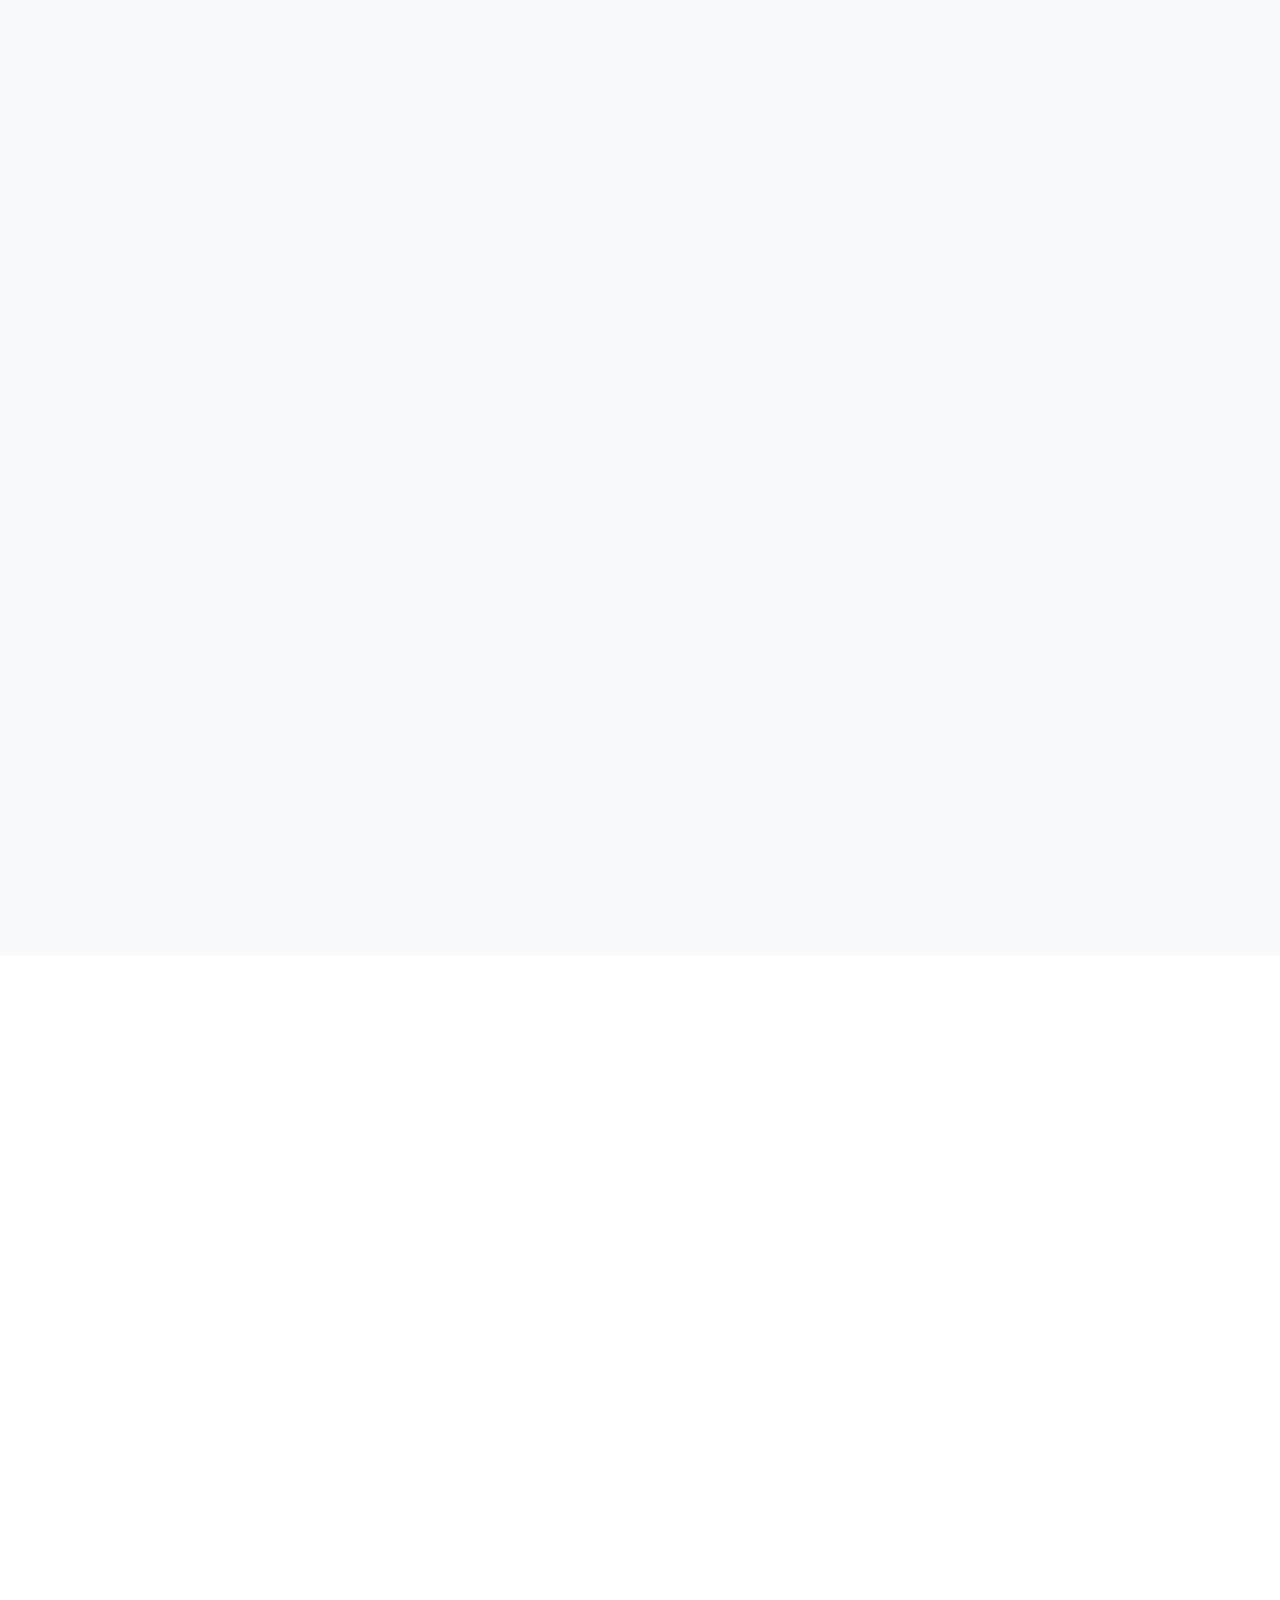
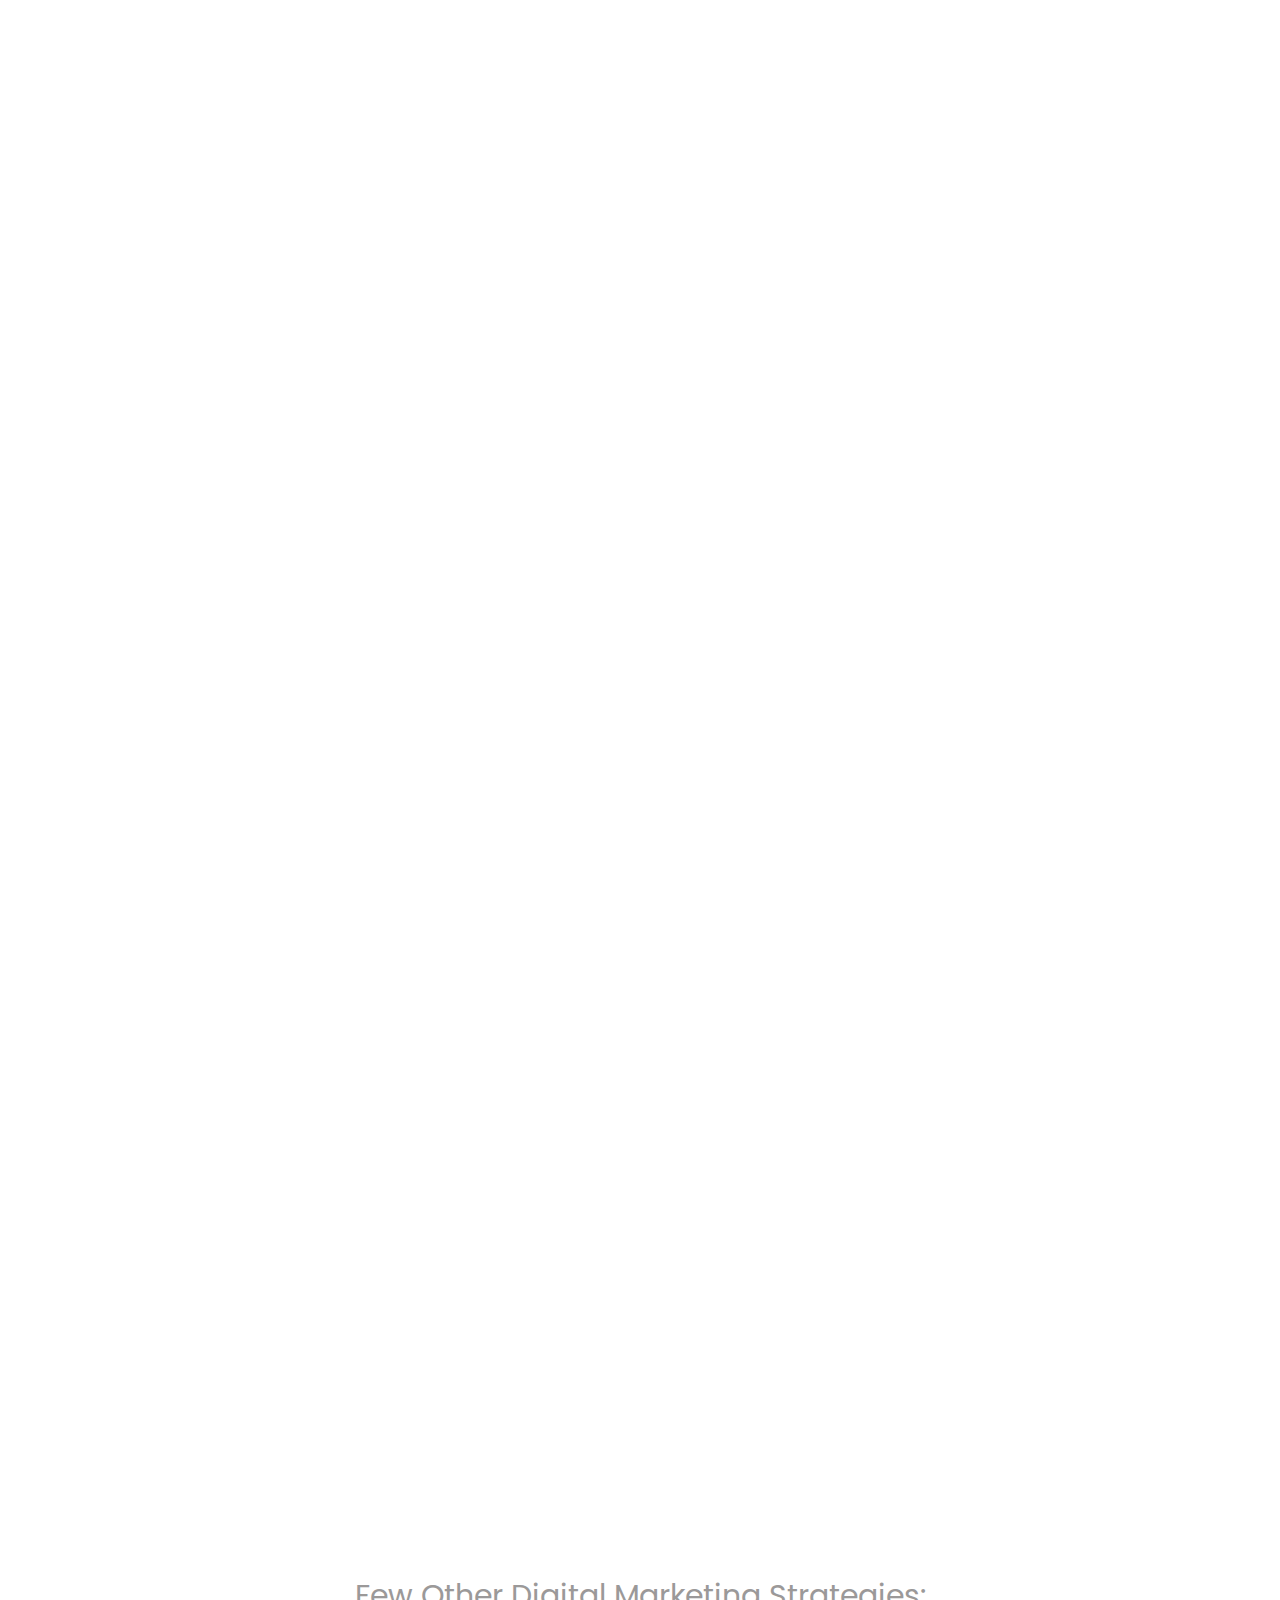
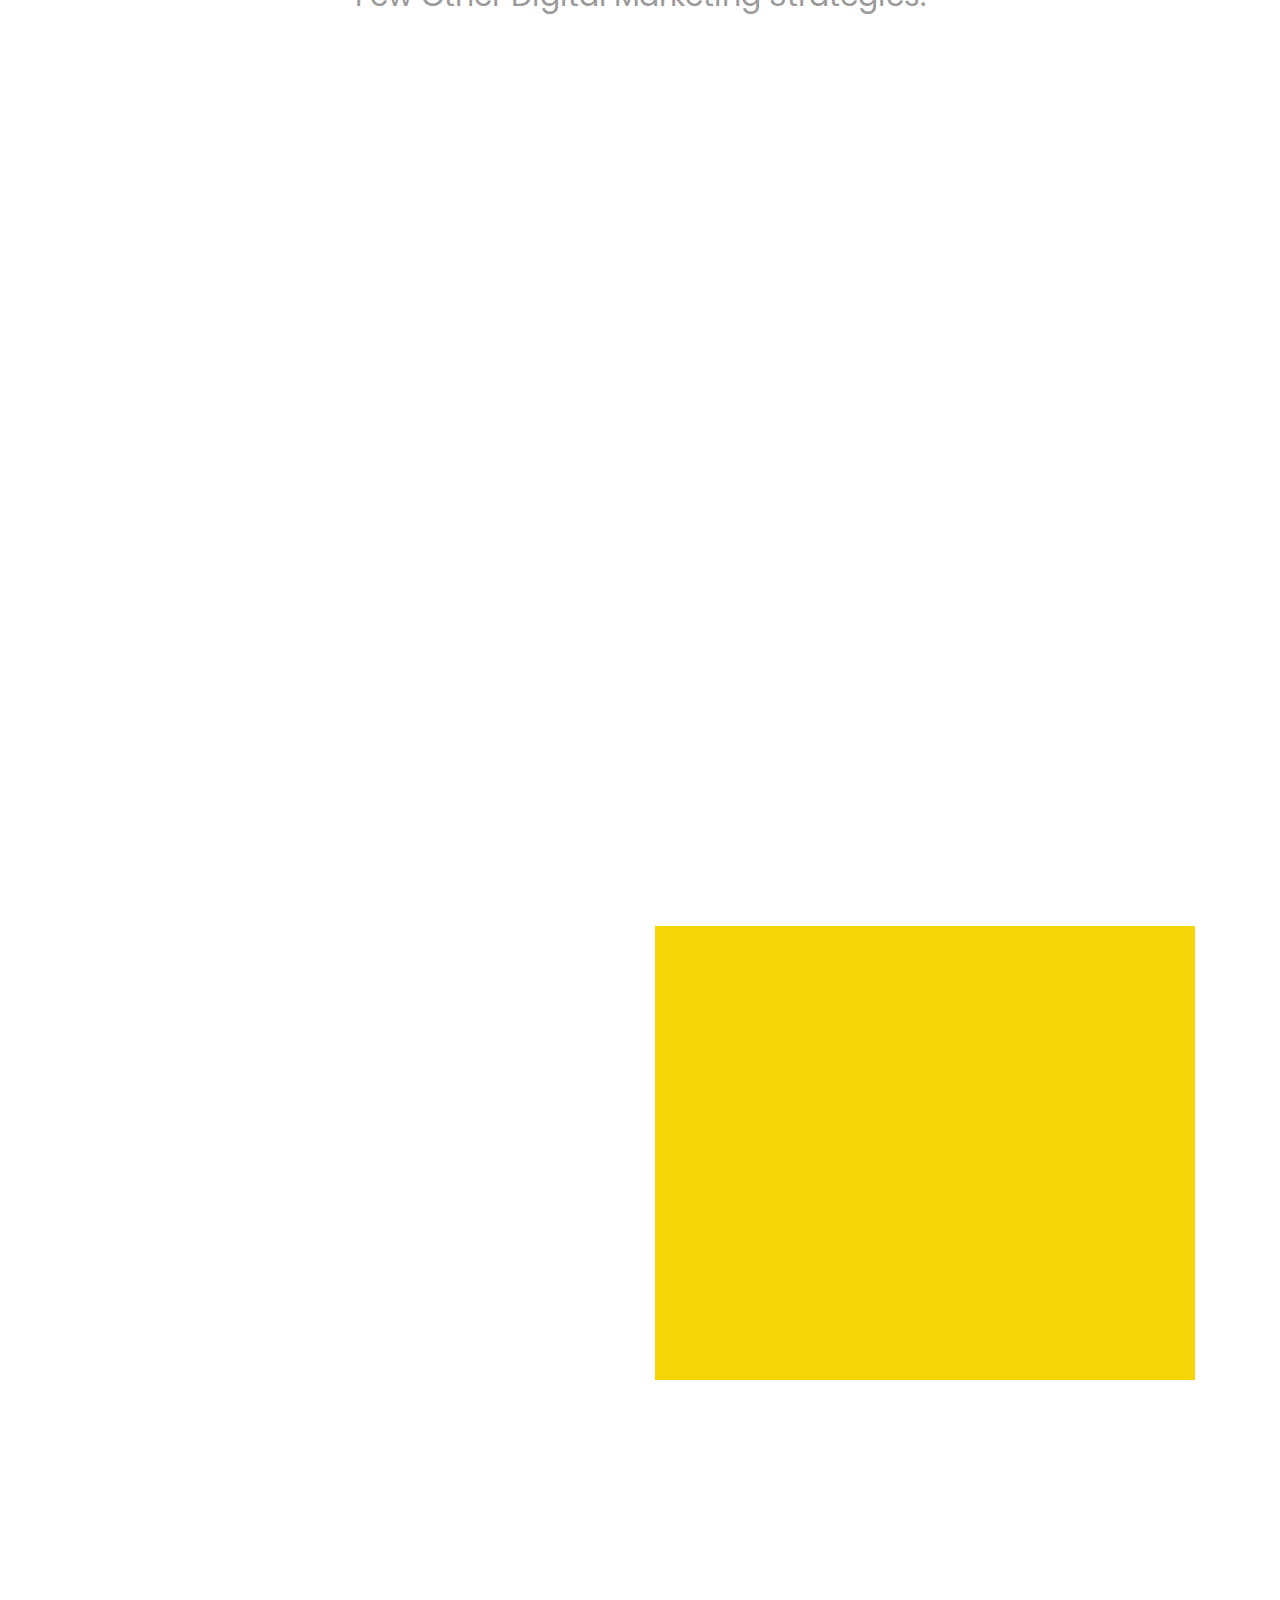
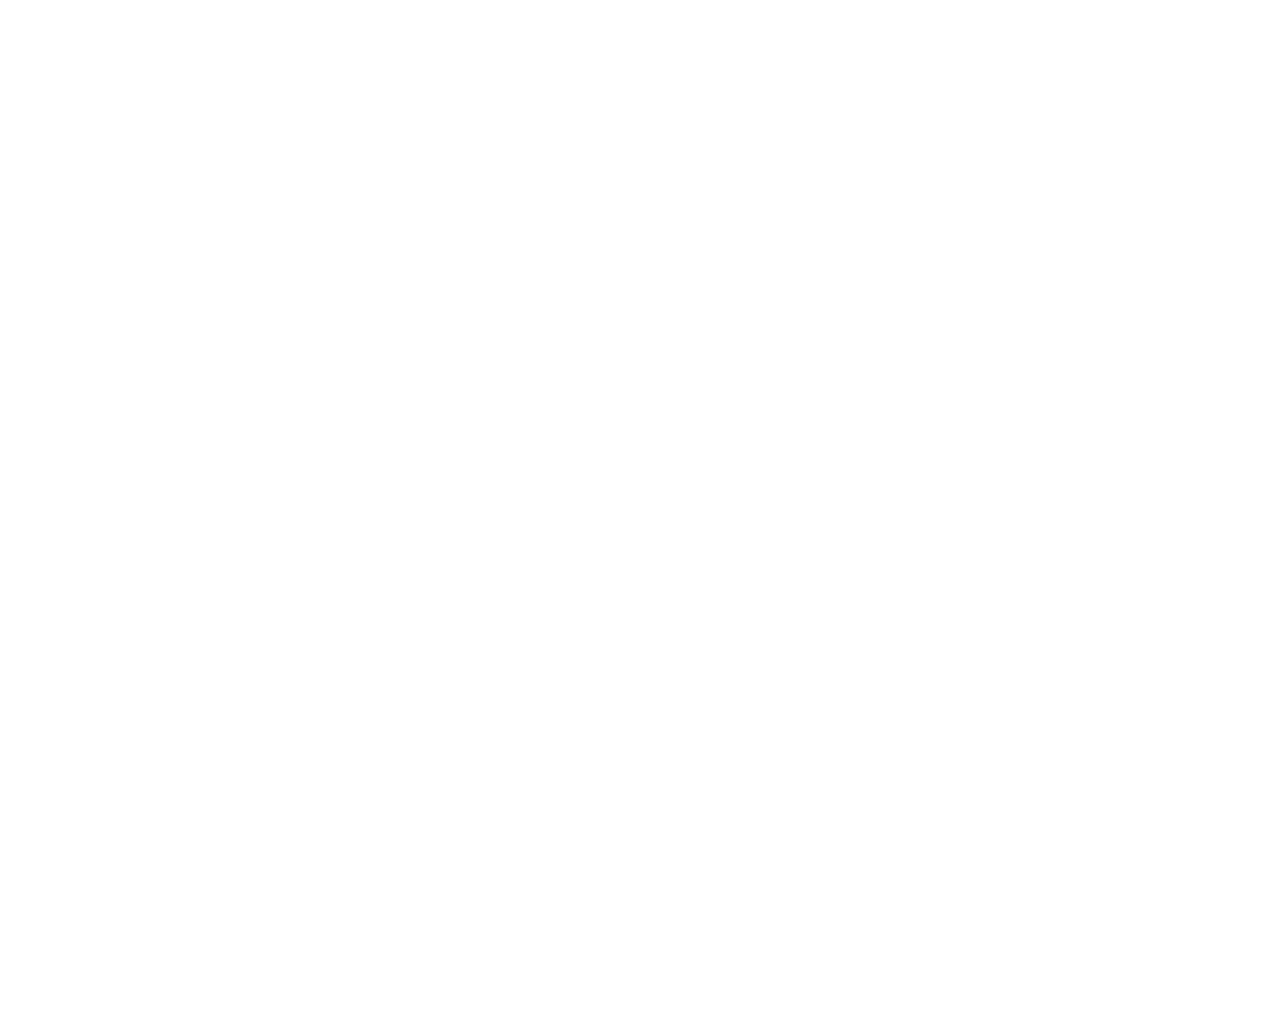
<file: digital-marketing.html>
<!DOCTYPE html>
<html lang="en">
<head>
    <meta charset="UTF-8">
    <meta name="viewport" content="width=device-width, initial-scale=1.0">
    <meta http-equiv="X-UA-Compatible" content="ie=edge">
    <title>Cognetz</title>
    <link rel="icon" type="image/x-icon" href="assets/images/favicon.png">
    <link rel="stylesheet" href="assets/vendors/flag-icon-css/css/flag-icon.min.css">
    <link rel="stylesheet" href="assets/vendors/font-awesome/css/all.min.css">
    <link href="assets/vendors/aos/aos.css" rel="stylesheet">
    <link rel="stylesheet" href="assets/css/style.css">
    <script src="assets/vendors/jquery/jquery.min.js"></script>
    <script src="assets/js/loader.js"></script>

    <style>
        .active{
            font-weight: 600 !important;
        }
    </style>
    <!-- font awsome -->
    <link rel="stylesheet" href="https://cdnjs.cloudflare.com/ajax/libs/font-awesome/6.5.2/css/all.min.css">
</head>
<body >
    <div class="edica-loader"></div>
    <header class="edica-header edica-landing-header">
        <div class="container">
            <nav class="navbar navbar-expand-lg navbar-light">
                <a class="navbar-brand" href="index.html"><img src="assets/images/logo.png" width="180" alt="Edica"></a>
                <button class="navbar-toggler d-lg-none" type="button" data-toggle="collapse" data-target="#edicaMainNav" aria-controls="collapsibleNavId" aria-expanded="false" aria-label="Toggle navigation">
                    <span class="navbar-toggler-icon"></span>
                </button>
                <div class="collapse navbar-collapse" id="edicaMainNav">
                    <ul class="navbar-nav mx-auto mt-2 mt-lg-0">
                        <li class="nav-item ">
                            <a class="nav-link" href="index.html">Home <span class="sr-only">(current)</span></a>
                        </li>
                        <li class="nav-item">
                            <a class="nav-link" href="web-development.html">Web Development</a>
                        </li>
                        <li class="nav-item">
                            <a class="nav-link active" href="digital-marketing.html">Digital Marketing</a>
                        </li>
                        <!-- <li class="nav-item dropdown justify-content-center">
                            <a class="nav-link dropdown-toggle" href="web-development.html" id="blogDropdown" data-toggle="dropdown" aria-haspopup="true" aria-expanded="false">Web Development</a>
                            <div class="dropdown-menu" aria-labelledby="blogDropdown">
                                <a class="dropdown-item" href="web-development.html">web</a>
                                <a class="dropdown-item" href="blog-single.html">Blog Post</a>
                            </div>
                        </li> -->
                        <!-- <li class="nav-item dropdown">
                            <a class="nav-link dropdown-toggle" href="digital-marketing.html" id="pagesDropdown" data-toggle="dropdown" aria-haspopup="true" aria-expanded="false">Digital Marketing</a>
                            <div class="dropdown-menu" aria-labelledby="pagesDropdown">
                                <a class="dropdown-item" href="digital-marketing.html">Digital marketing</a>
                            </div>
                        </li> -->
                        <li class="nav-item">
                            <a class="nav-link" href="contact.html">Contact</a>
                        </li>
                    </ul>
                    <!-- <ul class="navbar-nav mt-2 mt-lg-0">
                        <li class="nav-item">
                            <a class="nav-link" href="#"><span class="flag-icon flag-icon-squared rounded-circle flag-icon-gb"></span> Eng</a>
                        </li>
                        <li class="nav-item">
                            <a class="nav-link" href="#">Download</a>
                        </li>
                    </ul> -->
                </div>
            </nav>
            <div class="edica-landing-header-content">
                <div id="edicaLandingHeaderCarousel" class="carousel slide" data-ride="carousel">
                    <ol class="carousel-indicators">
                        <li data-target="#edicaLandingHeaderCarousel" data-slide-to="0" class="active">.01</li>
                        <li data-target="#edicaLandingHeaderCarousel" data-slide-to="1">.02</li>
                        <!-- <li data-target="#edicaLandingHeaderCarousel" data-slide-to="2">.03</li> -->
                    </ol>
                    <div class="carousel-inner" role="listbox">
                        <div class="carousel-item active p-md-5 p-3">
                            <div class="row p-2 p-md-4" style="box-shadow: rgba(100, 100, 111, 0.2) 0px 7px 29px 0px; border-radius: 20px;">
                                <div class="col-md-6 carousel-content-wrapper">
                                    <h1 >Welcome to Cognetz: <br> Your Premier Digital Solutions Partner</h1>
                                    <p>He has led a remarkable campaign, defying the traditional mainstream parties courtesy of his En Marche! movement.</p>
                                    <div class="carousel-content-btns">
                                        <style>
                                            .carousel-content-btns a{
                                                background-color: #479fbd;
                                                border: none;
                                            }
                                        </style>
                                           <a href="contact.html" class="btn btn-success" > Contact</a>
                                        </div>
                                </div>
                                <div class="col-md-6 carousel-img-wrapper">
                                    <img src="assets/images/banner/dmarket......png" alt="carousel-img" class="img-fluid" width="450px">
                                </div>
                            </div>
                        </div>
                        <div class="carousel-item p-md-5 p-3">
                            <div class="row p-2 p-md-4" style="box-shadow: rgba(100, 100, 111, 0.2) 0px 7px 29px 0px; border-radius: 20px;">
                                <div class="col-md-6 carousel-content-wrapper">
                                     <h1>The best Digital Marketing Services</h1>
                                     <p>He has led a remarkable campaign, defying the traditional mainstream parties courtesy of his En Marche! movement.</p>
                                     <div class="carousel-content-btns">
                                        <style>
                                            .carousel-content-btns a{
                                                background-color: #479fbd;
                                                border: none;
                                            }
                                        </style>
                                           <a href="contact.html" class="btn btn-success" > Contact</a>
                                        </div>
                                 </div>
                                 <div class="col-md-6 carousel-img-wrapper">
                                     <img src="assets/images/banner/dmarket......png" alt="carousel-img" class="img-fluid" width="450px">
                                 </div>
                             </div>
                        </div>
                        <!-- <div class="carousel-item">
                             <div class="row">
                                 <div class="col-md-6 carousel-content-wrapper">
                                     <h1>Empowering Growth with Dedication and Innovation</h1>
                                     <p>He has led a remarkable campaign, defying the traditional mainstream parties courtesy of his En Marche! movement.</p>
                                     <div class="carousel-content-btns">
                                         <a href="#!" class="btn btn-success"> <i class="fab fa-apple mr-2"></i> App Store</a>
                                         <a href="#!" class="btn btn-secondary"> <i class="fab fa-android mr-2"></i> Google Play</a>
                                     </div>
                                 </div>
                                 <div class="col-md-6 carousel-img-wrapper">
                                     <img src="assets/images/banner/dmarket......png" alt="carousel-img" class="img-fluid" width="450px">
                                 </div>
                             </div>
                        </div> -->
                    </div>
                </div> 
             </div>
        </div>
    </header>

    <main>
        <style>
            .service-card-container{
                background: #fff;
                border-radius: 20px;
            }
            .service-card{
                background: #ffffff;
                border-radius: 15px;
            }
            .service-card h3{
                font-weight: 500;
                color: #425675;
            }
            .service-card p{
                color: rgb(69, 66, 117);
                font-size: 15px;
                margin-bottom: 0px;
            }
        </style>
        <section class="mb-5 py-5 bg-light" >

                <div class="container">
                    <div class="row">
                        <style>
                            .service-card-container {
                                background: #ffffff;
                                border-radius: 20px;
                                margin-bottom: 10px;
                                display: flex;
                            }
                            .service-card {
                                background: #fafaff;
                                border-radius: 15px;
                                display: flex;
                                flex-direction: column;
                                justify-content: space-between;
                                height: 100%;
                            }
                            .service-card h3 {
                                font-weight: 500;
                                color: #425675;
                            }
                            .service-card img {
                                vertical-align: middle;
                            }
                            .service-card p {
                                flex-grow: 1;
                            }
                            .service-header-card{
                                background: #fff;
                                border-radius: 20px;
                            }
                            .service-header-card h3{
                                font-weight: 600;
                                color: #001636;
                            }
                            .service-header-card p{
                                line-height: 1.7;
                                color: #8d8d8d;
                            }
                        </style>
                        <div class="col-12 my-4">
                            <div class="service-header-card p-4" data-aos="fade-up">
                                <h3 class="text-center">Transforming Businesses</h3>
                                <p>Transform your business through thoughtfully created, adequately embellished, social media marketing campaigns with Cognentz, the trusted digital marketing company in Kerala. We offer distinctively created campaigns, a beautiful amalgamation of creativity and marketing skills, to mark your presence felt. Let's make your brand number one in the field.</p>
                            </div>
                        </div>
                        <div class="col-md-4 col-lg-4">
                            <div class="p-2 service-card-container my-2" data-aos="fade-down" data-aos-delay="100">
                                <div class="service-card p-3">
                                    <h3 class="align-items-center"><img src="assets/images/next.png" alt="" width="30"> &nbsp;Digital Marketing Solutions</h3>
                                    <p>Be the winner by reaching out to potential clients with our exclusively designed result-oriented and cost-effective digital marketing strategies.</p>
                                </div>
                            </div>
                        </div>
                        <div class="col-md-4 col-lg-4" id="seo">
                            <div class="p-2 service-card-container my-2" data-aos="fade-down" data-aos-delay="250">
                                <div class="service-card p-3">
                                    <h3><img src="assets/images/next.png" alt="" width="30"> &nbsp;Search Engine Optimization (SEO)</h3>
                                    <p>As one of the leading SEO companies , we channelize potential clients to you by increasing the organic visibility of your business keywords and organic traffic to the site.</p>
                                </div>
                            </div>
                        </div>
                        <div class="col-md-4 col-lg-4">
                            <div class="p-2 service-card-container my-2" data-aos="fade-down" data-aos-delay="500">
                                <div class="service-card p-3">
                                    <h3><img src="assets/images/next.png" alt="" width="30"> &nbsp;Facebook Marketing</h3>
                                    <p>Explore the arena of the most popular social media platform, Facebook, to garner optimum publicity and reach in quick time. We facilitate productive Facebook marketing strategies.</p>
                                </div>
                            </div>
                        </div>
                        <div class="col-md-4 col-lg-4">
                            <div class="p-2 service-card-container my-2" data-aos="fade-down" data-aos-delay="100">
                                <div class="service-card p-3">
                                    <h3><img src="assets/images/next.png" alt="" width="30"> &nbsp;Instagram Marketing</h3>
                                    <p>By making effective use of both Instagram and Insta Reels, your brand can connect with potential clients. Our team of specialists will help you with Instagram Marketing.</p>
                                </div>
                            </div>
                        </div>
                        <div class="col-md-4 col-lg-4">
                            <div class="p-2 service-card-container my-2" data-aos="fade-down" data-aos-delay="250">
                                <div class="service-card p-3">
                                    <h3><img src="assets/images/next.png" alt="" width="30"> &nbsp;X Marketing (Twitter)</h3>
                                    <p>Generate publicity and appeal through thoughtfully crafted tweets that will enhance brand followers, channelizing growth and turning successful.</p>
                                </div>
                            </div>
                        </div>
                        <div class="col-md-4 col-lg-4">
                            <div class="p-2 service-card-container my-2" data-aos="fade-down" data-aos-delay="500">
                                <div class="service-card p-3">
                                    <h3><img src="assets/images/next.png" alt="" width="30"> &nbsp;LinkedIn Marketing</h3>
                                    <p>LinkedIn, the professional networking platform, has more to offer than you imagine. We can aid you in getting professionally constructed posts to reach out and grab a great conversion rate.</p>
                                </div>
                            </div>
                        </div>
                        <div class="col-md-4 col-lg-4">
                            <div class="p-2 service-card-container my-2" data-aos="fade-down" data-aos-delay="100">
                                <div class="service-card p-3">
                                    <h3><img src="assets/images/next.png" alt="" width="30"> &nbsp;YouTube Marketing</h3>
                                    <p>YouTube Influencers, ads, and optimized video contents can turn a game-changer for your brand. Board the flight to success with our specialist team formulating the best plan for you.</p>
                                </div>
                            </div>
                        </div>
                        <div class="col-md-4 col-lg-4" id="social-media-marketing">
                            <div class="p-2 service-card-container my-2" data-aos="fade-down" data-aos-delay="250">
                                <div class="service-card p-3">
                                    <h3><img src="assets/images/next.png" alt="" width="30"> &nbsp;Social Media Marketing</h3>
                                    <p>Social media is a genie that can be tamed for our marketing success. Cognentz is the leading social media marketing agency in Kochi, Kerala, which uses innovative & creative strategies to generate leads and build brands for our clients. Our 18+ years of proven expertise can help your business achieve its goals in no time.</p>
                                </div>
                            </div>
                        </div>
                        <div class="col-md-4 col-lg-4" id="Online-Reputation-Management">
                            <div class="p-2 service-card-container my-2" data-aos="fade-down" data-aos-delay="500">
                                <div class="service-card p-3">
                                    <h3><img src="assets/images/next.png" alt="" width="30"> &nbsp;Online Reputation</h3>
                                    <p>Cognentz will build you an optimistic online reputation, frequently interacting with users and responding in the most positive manner to every review and criticism, thereby promoting your identity.</p>
                                </div>
                            </div>
                        </div>
                        <div class="col-md-4 col-lg-4" id="Influencer-Marketing">
                            <div class="p-2 service-card-container my-2" data-aos="fade-down" data-aos-delay="100">
                                <div class="service-card p-3">
                                    <h3><img src="assets/images/next.png" alt="" width="30"> &nbsp;Influencer Marketing</h3>
                                    <p>Influencers can augment visibility quickly. Our elite panel of influencers will enhance the reach and credibility of your brand.</p>
                                </div>
                            </div>
                        </div>
                        <div class="col-md-4 col-lg-4" id="content-marketing">
                            <div class="p-2 service-card-container my-2" data-aos="fade-down" data-aos-delay="250">
                                <div class="service-card p-3">
                                    <h3><img src="assets/images/next.png" alt="" width="30"> &nbsp;Content Marketing</h3>
                                    <p>Content marketing is the mainstay in digital marketing. We assign a dedicated content marketing team for each of our clients.</p>
                                </div>
                            </div>
                        </div>
                        <div class="col-md-4 col-lg-4" id="Email-Marketing">
                            <div class="p-2 service-card-container my-2" data-aos="fade-down" data-aos-delay="500">
                                <div class="service-card p-3">
                                    <h3><img src="assets/images/next.png" alt="" width="30"> &nbsp;Email Marketing</h3>
                                    <p>Email marketing campaigns to publicize your product and ensure extensive reach to garner optimum sales growth that will elevate your business to the next level quickly.</p>
                                </div>
                            </div>
                        </div>
                        <div class="col-md-4 col-lg-4" id="mobile-app-marketing">
                            <div class="p-2 service-card-container my-2" data-aos="fade-down" data-aos-delay="100">
                                <div class="service-card p-3">
                                    <h3><img src="assets/images/next.png" alt="" width="30"> &nbsp;Mobile App Marketing</h3>
                                    <p>Cognentz will provide you with an end-to-end mobile app marketing solution to publicize it extensively to reach a wider audience and keep the users engaged, to hit the bull's eye.</p>
                                </div>
                            </div>
                        </div>
                        <div class="col-md-4 col-lg-4" id="video-marketing">
                            <div class="p-2 service-card-container my-2" data-aos="fade-down" data-aos-delay="250">
                                <div class="service-card p-3">
                                    <h3><img src="assets/images/next.png" alt="" width="30"> &nbsp;Video Marketing</h3>
                                    <p>Engage the audience through artistically created video contents. Talk to our talented creators for planning innovatively themed video contents that can enhance your brand identity to become the top one.</p>
                                </div>
                            </div>
                        </div>
                    </div>
                    
                </div>

        </section>
        <style>
            
        </style>
        <section class="container" >
            <style>
                .content{
                    border-bottom: 2px solid #346a98;
                    /* padding-bottom: 40px; */
                    /* margin-bottom: 40px; */
                    margin-right: 40px;
                }
                
                .content h5{
                    font-weight: 500;
                    color: #818181;
                }
                .content p{
                    color: #b0b0b0;
                    font-size: 13px;
                }
                .light-blue{
                    color: #479fbd;
                    font-size: 70px;
                }
                .content:hover .light-blue{
                    color: #346a98;
                    font-weight: 800;
                }
                .content:hover h5{
                    color: #4f4f4f;
                    font-weight: 600;
                }
                .content:hover p {
                    color: #565555;
                }
                
                @media only screen and (max-width: 768px) {
                    .content{
                        margin-right: 0px;
                        padding-bottom: 0px;
                    }
                }
            </style>
            <p>
                <div class="row py-5 mb-5">
                    <div class="col-12 text-center">
                        <h1 class="" data-aos="fade-down" style="color: #000000; font-weight: 600 ;"><span style="color: #346a98;">Our</span> Strategy Out line</h1>
                    </div>

                    <div class="col-md-6" style="padding: 0px;" data-aos="fade-left">
                        <img src="assets/images/about-vision.png" alt="" class="my-5" style="border-radius:30px; width: 90%;">
                    </div>
                    <div class="col-md-6 px-5 mt-5">
                        <p data-aos="fade-up" style="color: #425675;">We pursue a foolproof process for digital marketing that entails evaluating your objectives, identifying the ideal platforms, preparing the contents, and promoting optimally.</p>
                        <div class="row ">
                            <div class="col-md-6">
                                <div class="content" data-aos="fade-right">
                                    <h1 class="light-blue">01</h1>
                                    <h5>Evaluate</h5>
                                    <p>An in-depth idea about your objectives and business goals is the initial point in organizing the digital marketing methodology.</p>
                                </div>
                            </div>
                            <div class="col-md-6">
                                <div class="content" data-aos="fade-left">
                                    <h1 class="light-blue">02</h1>
                                    <h5>Identify</h5>
                                    <p>Our professionals will brainstorm to identify the most productive and budget-friendly digital marketing techniques to gain the best outcome.</p>
                                </div>
                            </div> 
                            <div class="col-md-6">
                                <div class="content" data-aos="fade-right">
                                    <h1 class="light-blue">03</h1>
                                    <h5>Preparation</h5>
                                    <p>A definite theme will be prepared for continuing the marketing for the stipulated period, which will provide great results.</p>
                                </div>
                            </div>
                            <div class="col-md-6">
                                <div class="content" data-aos="fade-left">
                                    <h1 class="light-blue">04</h1>
                                    <h5>Promotion</h5>
                                    <p>Promotion through all the available social media platforms will boost your identity and publicity, thus aiding brand growth.</p>
                                </div>
                            </div>
                            
                        </div>
                    </div>
                </div>
            </p>
        </section>

        <style>
            .color-card1{
                background: #0d47a1;
                border-radius: 15px;
                margin-top: -30px;
                box-shadow: rgba(0, 0, 0, 0.35) 0px 5px 15px;
            }
            .color-card1 h5{
                font-weight: 600;
                color: #ffffff;
            }
            .color-card1 p{
                color: #fff;
            }
            .color-card2{
                background: #1565c0;
                border-radius: 15px;
                margin-top: -30px;
                box-shadow: rgba(0, 0, 0, 0.35) 0px 5px 15px;
            }
            .color-card2 h5{
                font-weight: 600;
                color: #ffffff;
            }
            .color-card2 p{
                color: #fff;
            }
            .color-card3{
                background: #1976d2;
                border-radius: 15px;
                margin-top: -30px;
                box-shadow: rgba(0, 0, 0, 0.35) 0px 5px 15px;
            }
            .color-card3 h5{
                font-weight: 600;
                color: #ffffff;
            }
            .color-card3 p{
                color: #fff;
            }
            .color-card4{
                background: #1e88e5;
                border-radius: 15px;
                margin-top: -30px;
                box-shadow: rgba(0, 0, 0, 0.35) 0px 5px 15px;
            }
            .color-card4 h5{
                font-weight: 600;
                color: #ffffff;
            }
            .color-card4 p{
                color: #fff;
            }
            .color-card5{
                background: #2196f3;
                border-radius: 15px;
                margin-top: -30px;
                box-shadow: rgba(0, 0, 0, 0.35) 0px 5px 15px;
            }
            .color-card5 h5{
                font-weight: 600;
                color: #ffffff;
            }
            .color-card5 p{
                color: #fff;
            }
            .color-card6{
                background: #42a5f5;
                border-radius: 15px;
                margin-top: -30px;
                box-shadow: rgba(0, 0, 0, 0.35) 0px 5px 15px;
            }
            .color-card6 h5{
                font-weight: 600;
                color: #ffffff;
            }
            .color-card6 p{
                color: #fff;
            }
        </style>
        <section>
            <h1 class="text-center" data-aos="flip-down" style="color: rgb(183, 183, 183); color: #003077; font-weight: 500;">OUR COMMITMENTS & GUARANTEE</h1>
            <p class="text-center my-2" data-aos="flip-down" style="color: rgb(125, 125, 125);">Cognentz understands the nuances of the digital world profoundly. We guarantee to deliver the commitments without any lacuna.</p>
            <div class="container py-5">
                <div class="row">
                    <div class="col-12">
                        <div class="color-card6 text-center p-4 py-5" data-aos="fade-up" data-aos-delay="250">
                            <h5>Strategized Digital Marketing</h5>
                            <p>We provide strategically derived marketing tactics that will aid your brand to achieve the goals in a short time.</p>
                        </div>
                    </div>
                    <div class="col-12">
                        <div class="color-card5 text-center p-4 py-5" data-aos="fade-up" data-aos-delay="250">
                            <h5>Customized Methods</h5>
                            <p>Custom-tailored methods are essential for creating a unique image that will distinguish the brand from the crowd and augment growth.</p>
                        </div>
                    </div>
                    <div class="col-12">
                        <div class="color-card4 text-center p-4 py-5" data-aos="fade-up" data-aos-delay="250">
                            <h5>Marketing Experts</h5>
                            <p>The experience and expertise we garnered from many make us the best marketing experts to promote your brand digitally.</p>
                        </div>
                    </div>
                    <div class="col-12">
                        <div class="color-card3 text-center p-4 py-5" data-aos="fade-up" data-aos-delay="250">
                            <h5>Trustworthy Support</h5>
                            <p>We assure trustworthy support throughout digital marketing, additionally providing professional guidance and effective advice to make you number one.</p>
                        </div>
                    </div>
                    <div class="col-12">
                        <div class="color-card2 text-center p-4 py-5" data-aos="fade-up" data-aos-delay="250">
                            <h5>360 Degree Digital Solution</h5>
                            <p>Comprehensive digital marketing services to mark your presence in the digital world and market your brand in the most optimal manner.</p>
                        </div>
                    </div>
                    <div class="col-12">
                        <div class="color-card1 text-center p-4 py-5" data-aos="fade-up" data-aos-delay="250">
                            <h5>100% Transparency</h5>
                            <p>We maintain 100% transparency in all our dealings. Thereby, keeping the reliability intact and cementing the relationship with the client.</p>
                        </div>
                    </div>
                </div>
            </div>
        </section>

        


        <style>
            .strategies p{
                border-bottom: 2px solid black;
                font-size: 40px;
            }
            .strategies h4{
                font-weight: 400;
                font-size: 30px;
                color: rgb(155, 153, 153);
            }

            @media (max-width: 768px) {
                .strategies p {
                    font-size: 24px; 
                }
            }
        </style>
        <section class="container py-5">
            <div class="strategies">
                <h4 class="text-center">Few Other Digital Marketing Strategies:</h4>
    
                <p class="py-4" data-aos="fade-right" ><i class="fa fa-arrow-right mr-4"></i> Local Search Strategy</p>
                <p class="py-4" data-aos="fade-right" ><i class="fa fa-arrow-right mr-4"></i> Maps Search Optimization</p>
                <p class="py-4" data-aos="fade-right" ><i class="fa fa-arrow-right mr-4"></i> Link Building & Content</p>
                <p class="py-4" data-aos="fade-right" ><i class="fa fa-arrow-right mr-4"></i> Paid Search Advertising</p>
                <p class="py-4" data-aos="fade-right" ><i class="fa fa-arrow-right mr-4"></i> Custom Website Design</p>
                <p class="py-4" data-aos="fade-right" ><i class="fa fa-arrow-right mr-4"></i> Custom Email Design</p>
            </div>
        </section>

        <style>
            .yellow-card{
                background: #f6d508;
            }
            .yellow-card p{
                color: black;
                border: 1px solid black;
                padding: 20px 40px 20px 40px;
                margin-top: 30px;
                text-align: center;
                font-size: 20px;
            }
            .yellow-card p:hover{
                background: black;
                color: #fff;
                transition: background 0.5s, color 0.5s;
            }
            .left-content h4,h5{
                font-weight: 500;
            }
        </style>
        <section>
            <div class="container">
                <div class="row my-5 py-5">
                    <div class="col-md-6 left-content">
                        <h4 data-aos="fade-right">We use strategy and experience to generate results</h4>
                        <p data-aos="fade-right"> Our team specializes in on-page and off-page SEO as well as PPC. We have a proven track record in increasing search engine rankings for our clients. Our strategies are designed to achieve one or more of the following goals:</p>

                        <h5 data-aos="fade-right">Call To Action</h5>
                        <p data-aos="fade-right">Prompt your customers to take the next action - buy your products or services.</p>

                        <h5 data-aos="fade-right">Engage</h5>
                        <p data-aos="fade-right">Encourage your visitors to increase the conversion possibilities by 60%.</p>

                        <h5 data-aos="fade-right">Inspire</h5>
                        <p data-aos="fade-right">Inspire the target audience to know more about your business.</p>

                    </div>
                    <div class="col-md-6">
                        <div class="yellow-card p-5">
                            <h2 data-aos="fade-left" style="font-size: 40px; font-weight: 400;">Ready to grow <br><span data-aos="fade-left" style="font-weight: 600;"> your business?</span></h2>
                            <h3 style="font-weight: 400;" data-aos="fade-left">REACH OUT TO US NOW.</h3>

                            <p data-aos="flip-up" style="margin-top: 100px;">Contact Now <i class="fa fa-envelope"></i></p>
                        </div>
                    </div>
                </div>
            </div>
        </section>

        <section data-aos="fade-up" style="background: rgb(40, 38, 38);" class="py-5">
            <div class="container">
                <div class="gray-card">
                    <p class="text-light"><span style="color: #1565c0;">Cognentz</span> starts the engagement with you by analyzing your business goals and your current digital presence. Our initial free consultation will help us understand each other and find out the synergy. Hundreds of customers are already impressed with our success formulae, and you can be the next one.</p>
                </div>
            </div>
        </section>
        <section data-aos="fade-up" style="background: rgb(31, 30, 30);" class="py-5">
            <div class="container">
                <div class="gray-card">
                    <p class="text-light"><span style="color: #1565c0;">Cognentz</span> is the industry leader in the digital marketing thought process. Let's have a call today and discuss what we can do for making your business successful through effective online marketing strategies.</p>
                </div>
            </div>
        </section>
    </main>
    
    <footer class="edica-footer" data-aos="fade-up" style="margin-top: 0px; padding-top: 50px;">
        <style>
            .contact-number{
                color: #fff;
                text-decoration: none !important;
            }
            .contact-number:hover{
                color: #479fbd;
            }
        </style>
        <div class="container">
            <div class="row footer-widget-area">
                <div class="col-md-3">
                    <a href="index.html" class="footer-brand-wrapper">
                        <img src="assets/images/logo.png" alt="edica logo" style="width: 200px;">
                    </a>
                    <a href="mailto:info@cognetz.com" class="contact-number">
                        <p class="">info@cognetz.com</p>
                    </a>
                    <br>
                    <a href="tel:+918921999393" class="contact-number">
                        <p class=""><img src="assets/images/india.png" alt="" width="30"> Kerala</p>
                        <h5 class="ml-4" style="margin-top: -15px;">+91 8921999393</h5>
                    </a>
                    <br>
                    <a href="tel:+971562343376" class="contact-number">
                        <p class=""><img src="assets/images/uae.png" alt="" width="30"> Dubai</p>
                        <h5 class="ml-4" style="margin-top: -15px;">+971 562343376</h5>
                    </a>

                    <nav class="footer-social-links">
                        <a href="#!"><i class="fab fa-facebook-f"></i></a>
                        <a href="#!"><i class="fab fa-whatsapp"></i></a>
                        <a href="#!"><i class="fab fa-instagram"></i></a>
                        <a href="#!"><i class="fab fa-linkedin"></i></a>
                    </nav>
                </div>
                <style>
                    .nav-link:hover{
                        color: #479fbd !important;
                    }
                    .nav-link{
                        color: #8f8f8f !important;
                    }
                </style>
                <div class="col-md-3">
                    <nav class="footer-nav">
                        <a href="web-development.html" class="nav-link">Web Development</a>
                        <a href="digital-marketing.html" class="nav-link">Digital Marketing</a>
                        <a href="#seo" class="nav-link">Search Engine Optimization (SEO)</a>
                        <a href="#social-media-marketing" class="nav-link">Social Media Marketing</a>
                        <a href="#e-commerce-solutions" class="nav-link">E-commerce Solutions</a>
                        <a href="#online-advertising" class="nav-link">Online Advertising</a>
                        <a href="#content-marketing " class="nav-link">Content Marketing</a>
                        <a href="#Influencer-Marketing" class="nav-link">Influencer Marketing</a>
                        <a href="#Online-Reputation-Management" class="nav-link">Online Reputation Management</a>
                    </nav>
                </div>
                <div class="col-md-3">
                    <nav class="footer-nav">
                        <a href="#Email-Marketing" class="nav-link">Email Marketing</a>
                        <a href="#mobile-app-marketing" class="nav-link">Mobile App Marketing</a>
                        <a href="#video-marketing" class="nav-link">Video Marketing</a>
                        <a href="#custom-website-development" class="nav-link">Custom Website Development</a>
                        <a href="#branding" class="nav-link">Branding</a>
                        <a href="#mobile-app-development" class="nav-link">Mobile App Development</a>
                        <a href="#web-hosting" class="nav-link">Web Hosting</a>
                        <a href="#video-production" class="nav-link">Video Production</a>
                        <a href="#digital-business-card" class="nav-link">Digital Business Card Maker</a>
                    </nav>
                </div>
                <div class="col-md-3">
                    <nav class="footer-nav">
                        <a href="#about-us" class="nav-link">About Us</a>
                        <a href="#services" class="nav-link">Services</a>
                        <a href="#!" class="nav-link">Projects</a>
                        <a href="#clients" class="nav-link">Clients</a>
                        <a href="contact.html" class="nav-link">Contact</a>
                        <a href="careers.html" class="nav-link">careers</a>
                        <a href="#Testimonials" class="nav-link">Testimonials</a>
                    </nav>
                </div>
            </div>
            <div class="footer-bottom-content">
                <nav class="nav footer-bottom-nav">
                    <a href="#!">Privacy & Policy</a>
                    <a href="#!">Terms</a>
                    <a href="contact.html">Contact Now</a>
                </nav>
                <p class="mb-0">© Cognetz . 2024 . All rights reserved .</p>
            </div>
        </div>
    </footer>
    <script src="assets/vendors/popper.js/popper.min.js"></script>
    <script src="assets/vendors/bootstrap/dist/js/bootstrap.min.js"></script>
    <script src="assets/vendors/aos/aos.js"></script>
    <script src="assets/js/main.js"></script>
    <script>
        AOS.init({
            duration: 2000
        });
      </script>
</body>
</html>
</file>
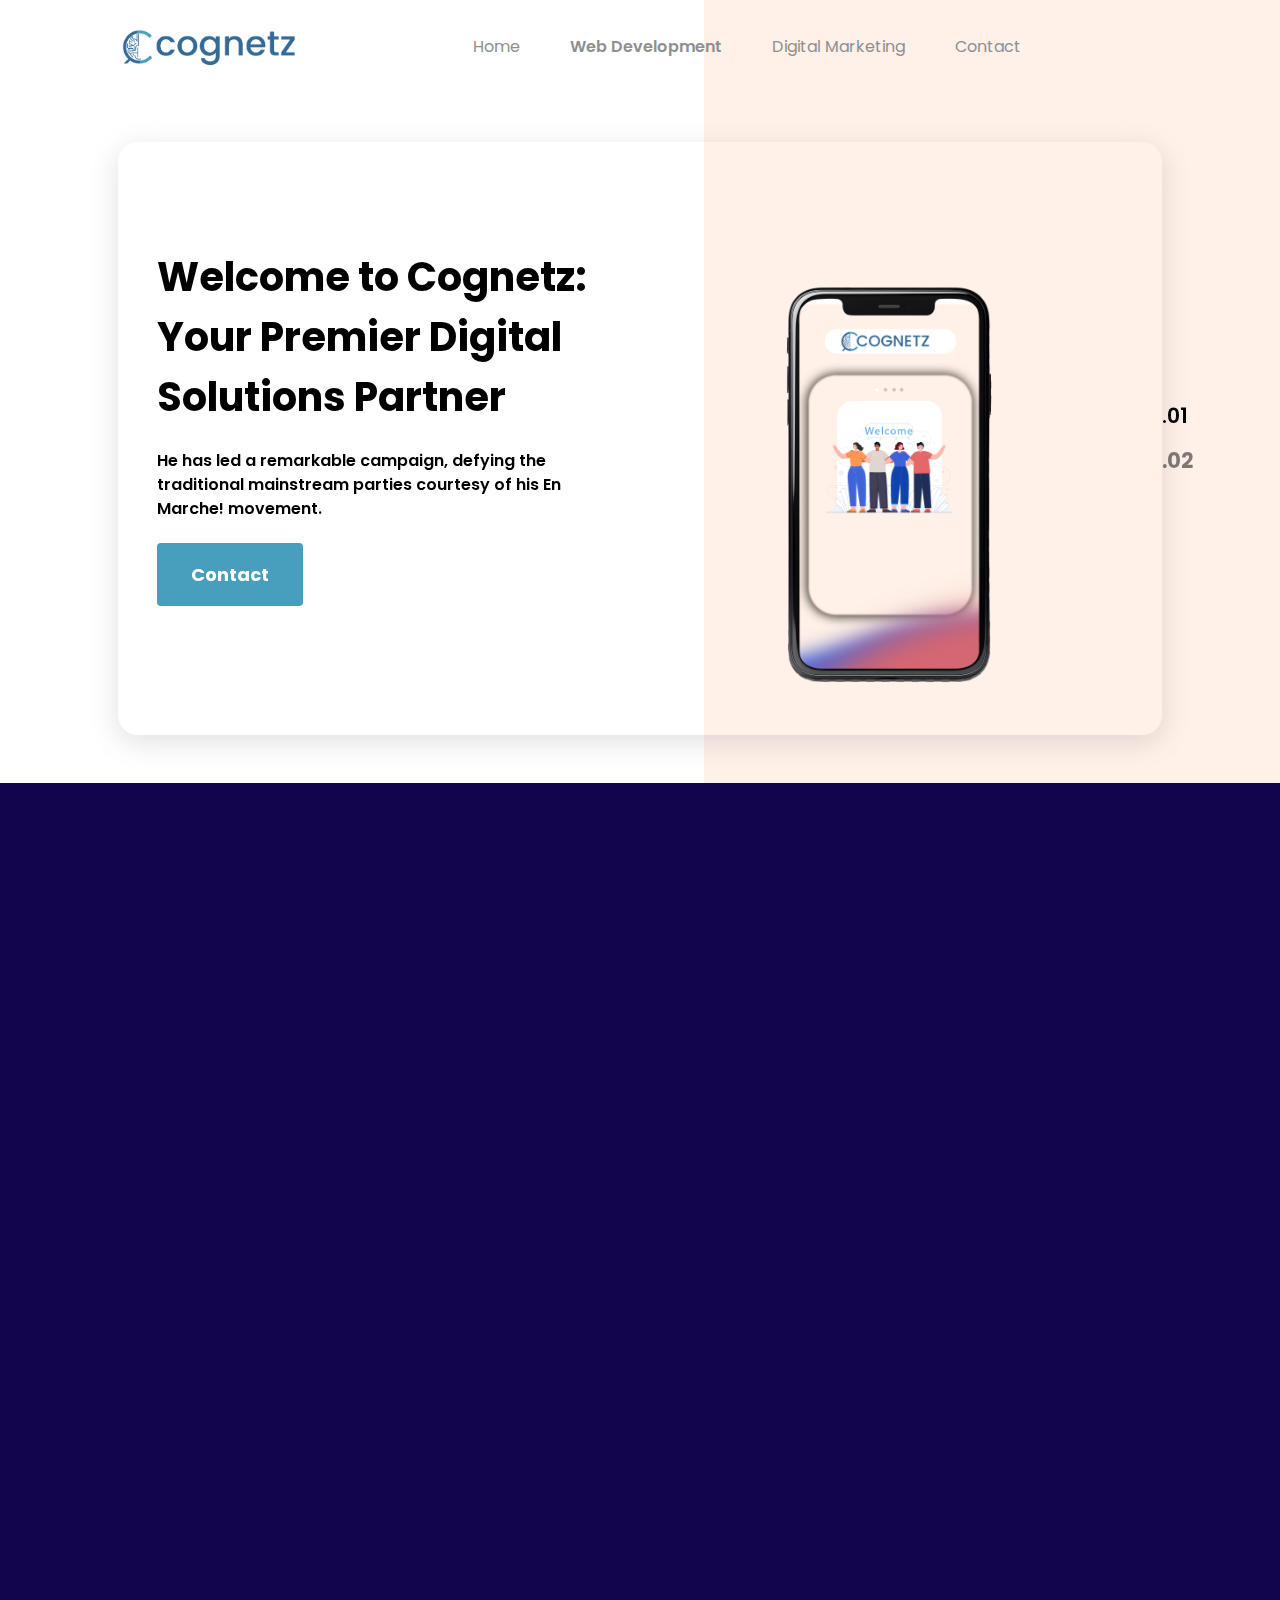
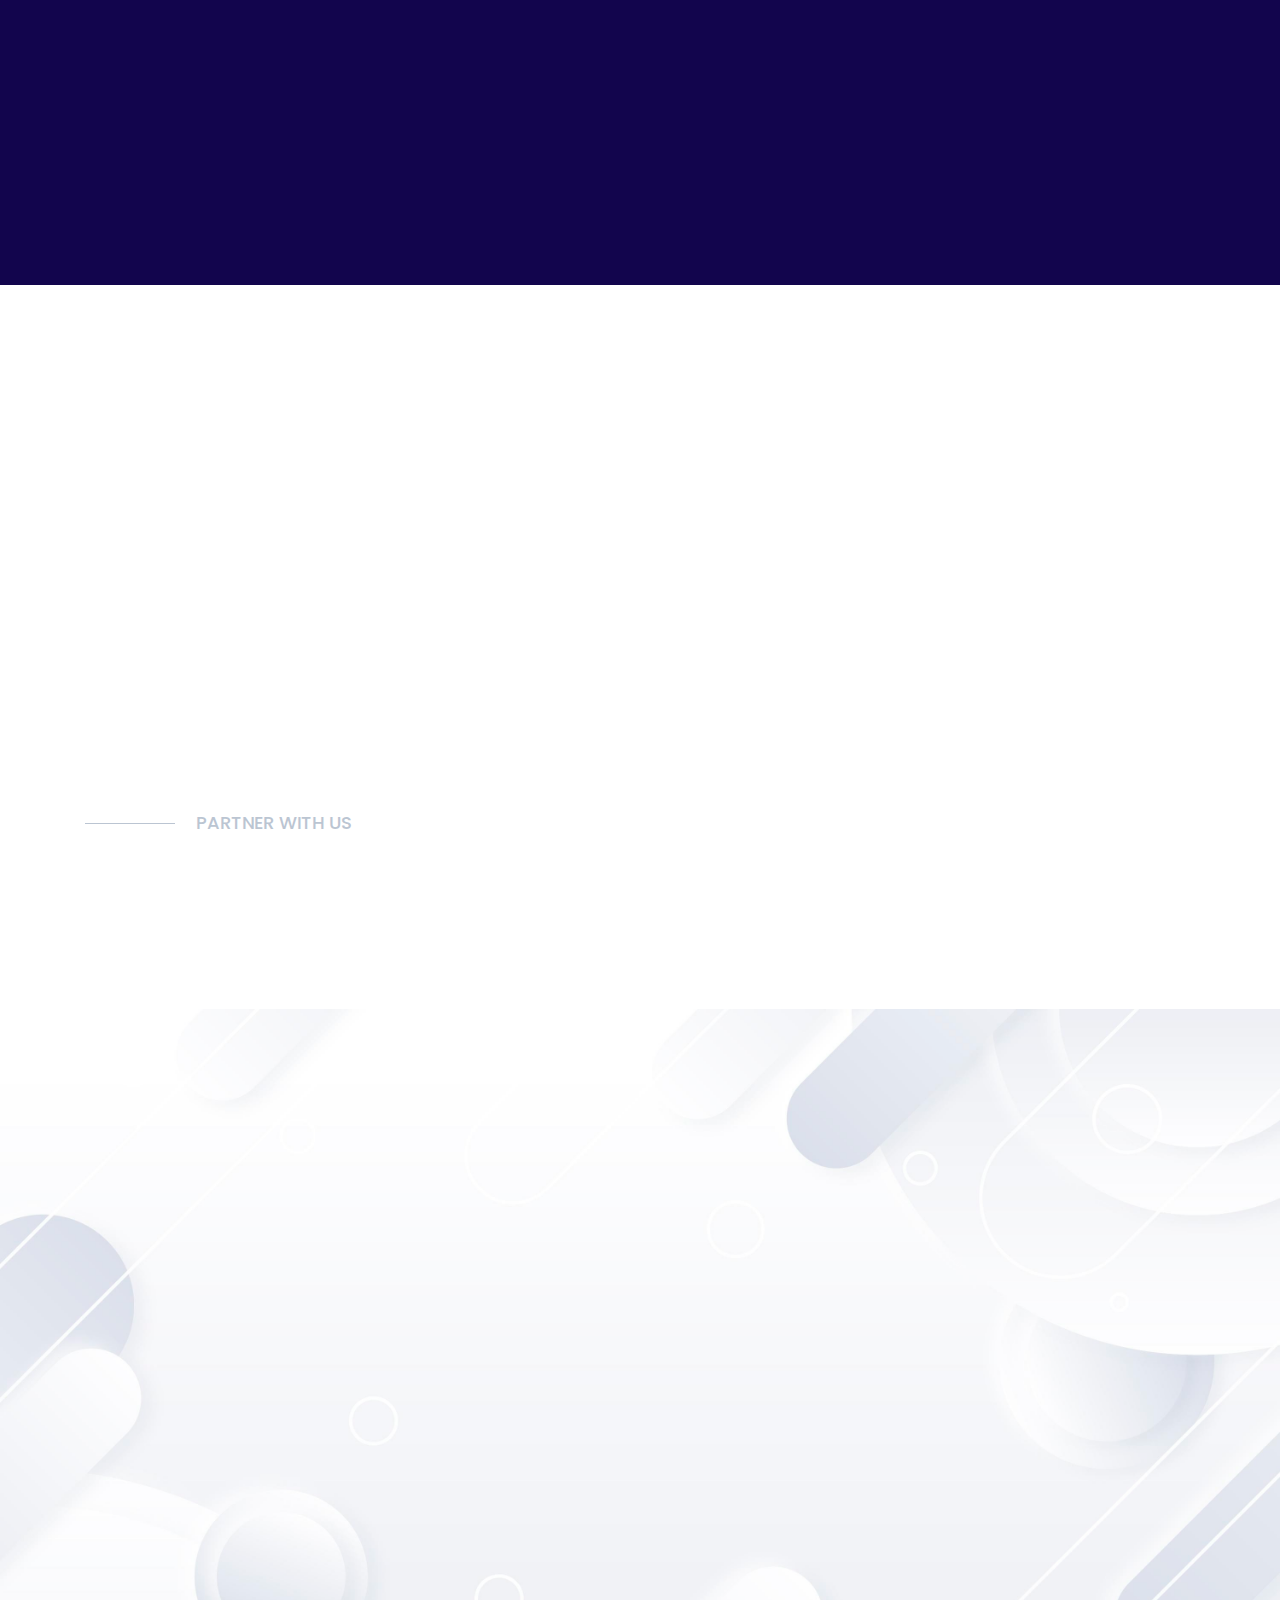
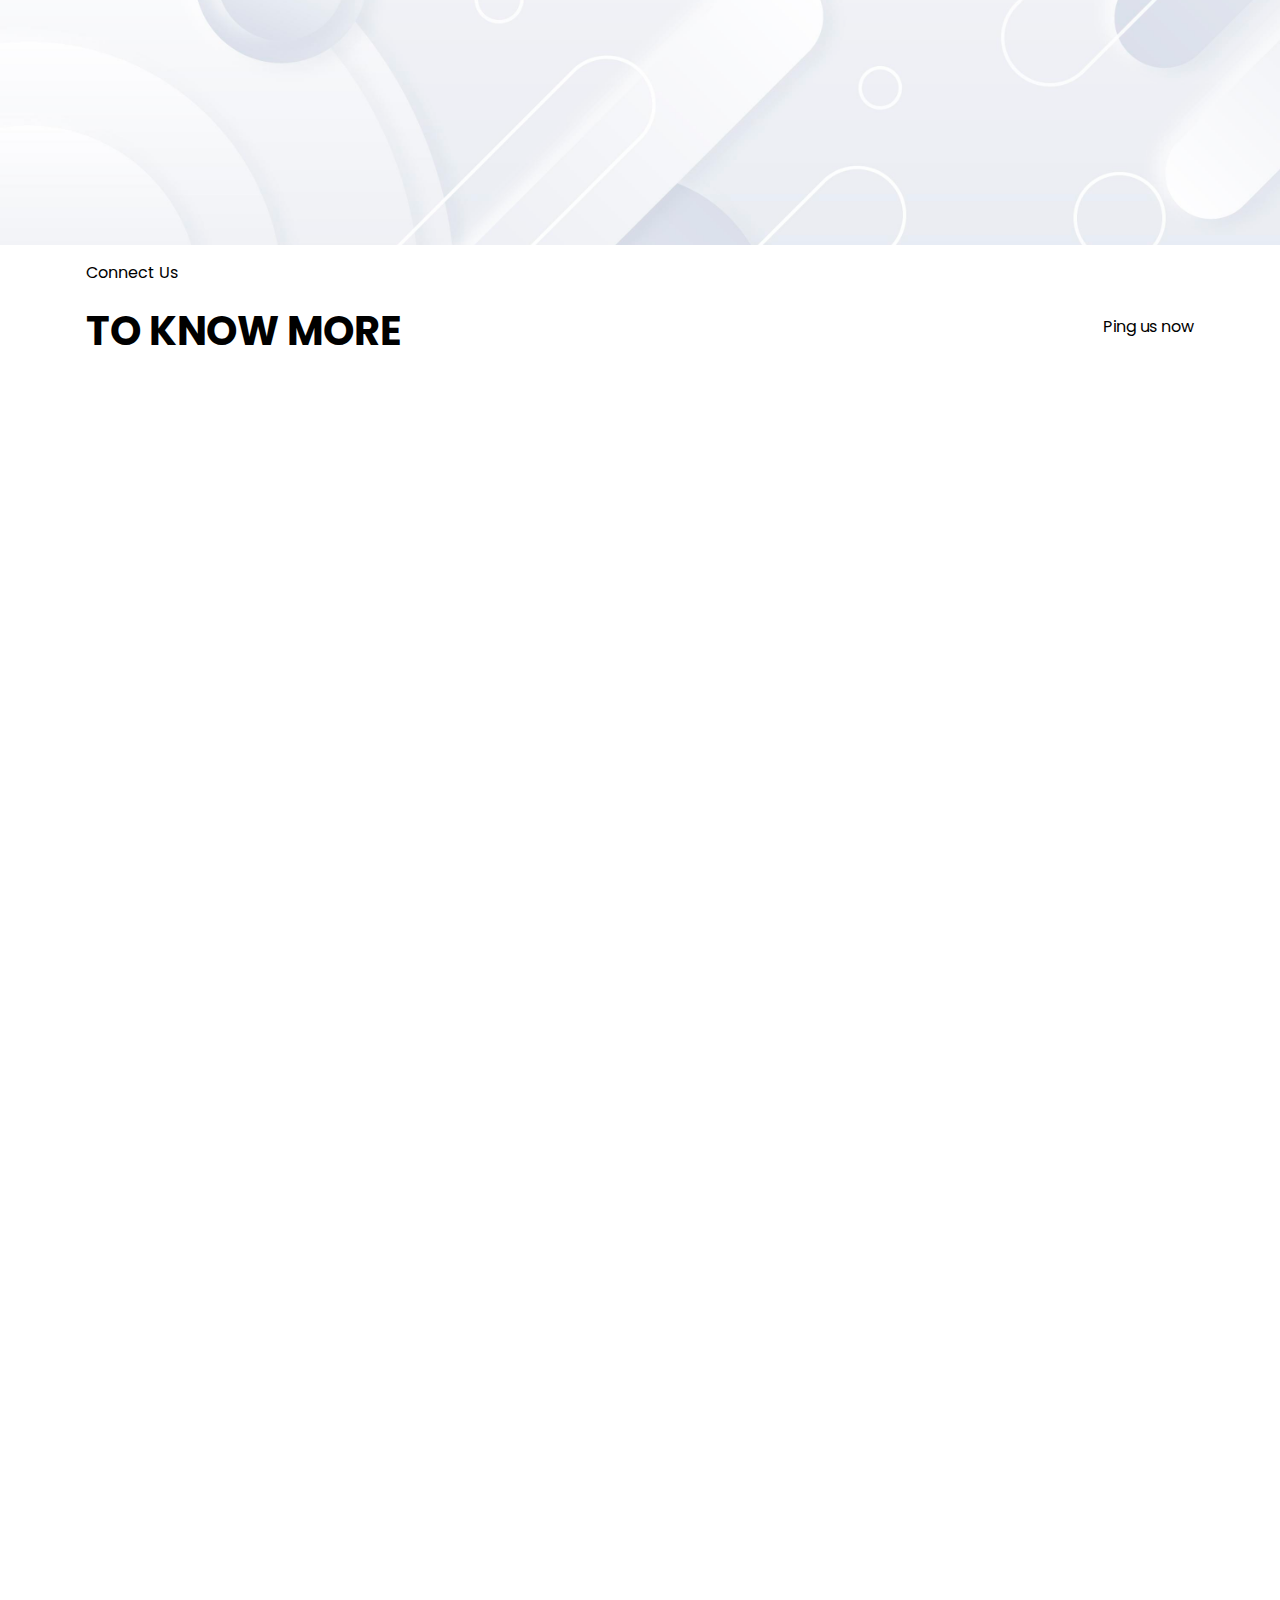
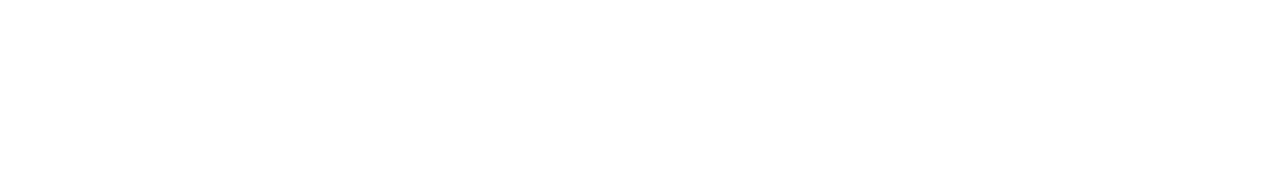
<file: web-development.html>
<!DOCTYPE html>
<html lang="en">
<head>
    <meta charset="UTF-8">
    <meta name="viewport" content="width=device-width, initial-scale=1.0">
    <meta http-equiv="X-UA-Compatible" content="ie=edge">
    <title>Cognetz</title>
    <link rel="icon" type="image/x-icon" href="assets/images/favicon.png">
    <link rel="stylesheet" href="assets/vendors/flag-icon-css/css/flag-icon.min.css">
    <link rel="stylesheet" href="assets/vendors/font-awesome/css/all.min.css">
    <link href="assets/vendors/aos/aos.css" rel="stylesheet">
    <link rel="stylesheet" href="assets/css/style.css">
    <script src="assets/vendors/jquery/jquery.min.js"></script>
    <script src="assets/js/loader.js"></script>
    
    <style>
        .active{
            font-weight: 600 !important;
        }
    </style>
    <!-- font awsome -->
    <link rel="stylesheet" href="https://cdnjs.cloudflare.com/ajax/libs/font-awesome/6.5.2/css/all.min.css">
</head>
<body >
    <div class="edica-loader"></div>
    <header class="edica-header edica-landing-header">
        <div class="container">
            <nav class="navbar navbar-expand-lg navbar-light">
                <a class="navbar-brand" href="index.html"><img src="assets/images/logo.png" width="180" alt="Edica"></a>
                <button class="navbar-toggler d-lg-none" type="button" data-toggle="collapse" data-target="#edicaMainNav" aria-controls="collapsibleNavId" aria-expanded="false" aria-label="Toggle navigation">
                    <span class="navbar-toggler-icon"></span>
                </button>
                <div class="collapse navbar-collapse" id="edicaMainNav">
                    <ul class="navbar-nav mx-auto mt-2 mt-lg-0">
                        <li class="nav-item ">
                            <a class="nav-link" href="index.html">Home <span class="sr-only">(current)</span></a>
                        </li>
                        <li class="nav-item">
                            <a class="nav-link active" href="web-development.html">Web Development</a>
                        </li>
                        <li class="nav-item">
                            <a class="nav-link" href="digital-marketing.html">Digital Marketing</a>
                        </li>
                        <!-- <li class="nav-item dropdown justify-content-center">
                            <a class="nav-link dropdown-toggle" href="web-development.html" id="blogDropdown" data-toggle="dropdown" aria-haspopup="true" aria-expanded="false">Web Development</a>
                            <div class="dropdown-menu" aria-labelledby="blogDropdown">
                                <a class="dropdown-item" href="web-development.html">web</a>
                                <a class="dropdown-item" href="blog-single.html">Blog Post</a>
                            </div>
                        </li> -->
                        <!-- <li class="nav-item dropdown">
                            <a class="nav-link dropdown-toggle" href="digital-marketing.html" id="pagesDropdown" data-toggle="dropdown" aria-haspopup="true" aria-expanded="false">Digital Marketing</a>
                            <div class="dropdown-menu" aria-labelledby="pagesDropdown">
                                <a class="dropdown-item" href="digital-marketing.html">Digital marketing</a>
                            </div>
                        </li> -->
                        <li class="nav-item">
                            <a class="nav-link" href="contact.html">Contact</a>
                        </li>
                    </ul>
                    <!-- <ul class="navbar-nav mt-2 mt-lg-0">
                        <li class="nav-item">
                            <a class="nav-link" href="#"><span class="flag-icon flag-icon-squared rounded-circle flag-icon-gb"></span> Eng</a>
                        </li>
                        <li class="nav-item">
                            <a class="nav-link" href="#">Download</a>
                        </li>
                    </ul> -->
                </div>
            </nav>
            <div class="edica-landing-header-content">
                <div id="edicaLandingHeaderCarousel" class="carousel slide" data-ride="carousel">
                    <ol class="carousel-indicators">
                        <li data-target="#edicaLandingHeaderCarousel" data-slide-to="0" class="active">.01</li>
                        <li data-target="#edicaLandingHeaderCarousel" data-slide-to="1">.02</li>
                        <!-- <li data-target="#edicaLandingHeaderCarousel" data-slide-to="2">.03</li> -->
                    </ol>
                    <div class="carousel-inner" role="listbox">
                        <div class="carousel-item active p-md-5 p-3">
                            <div class="row p-2 p-md-4" style="box-shadow: rgba(100, 100, 111, 0.2) 0px 7px 29px 0px; border-radius: 20px;">
                                <div class="col-md-6 carousel-content-wrapper">
                                    <h1 >Welcome to Cognetz: <br> Your Premier Digital Solutions Partner</h1>
                                    <p>He has led a remarkable campaign, defying the traditional mainstream parties courtesy of his En Marche! movement.</p>
                                    <div class="carousel-content-btns">
                                        <style>
                                            .carousel-content-btns a{
                                                background-color: #479fbd;
                                                border: none;
                                            }
                                        </style>
                                           <a href="contact.html" class="btn btn-success" > Contact</a>
                                        </div>
                                </div>
                                <div class="col-md-6 carousel-img-wrapper">
                                    <img src="assets/images/banner/web1.png" alt="carousel-img" class="img-fluid" width="450px">
                                </div>
                            </div>
                        </div>
                        <div class="carousel-item p-md-5 p-3">
                           <div class="row p-2 p-md-4" style="box-shadow: rgba(100, 100, 111, 0.2) 0px 7px 29px 0px; border-radius: 20px;">
                                 <div class="col-md-6 carousel-content-wrapper">
                                     <h1>The best Digital Marketing Services</h1>
                                     <p>He has led a remarkable campaign, defying the traditional mainstream parties courtesy of his En Marche! movement.</p>
                                     <div class="carousel-content-btns">
                                        <style>
                                            .carousel-content-btns a{
                                                background-color: #479fbd;
                                                border: none;
                                            }
                                        </style>
                                           <a href="contact.html" class="btn btn-success" > Contact</a>
                                        </div>
                                 </div>
                                 <div class="col-md-6 carousel-img-wrapper">
                                     <img src="assets/images/banner/WE22.png" alt="carousel-img" class="img-fluid" width="450px">
                                 </div>
                             </div>
                        </div>
                        <!-- <div class="carousel-item">
                             <div class="row">
                                 <div class="col-md-6 carousel-content-wrapper">
                                     <h1>Empowering Growth with Dedication and Innovation</h1>
                                     <p>He has led a remarkable campaign, defying the traditional mainstream parties courtesy of his En Marche! movement.</p>
                                     <div class="carousel-content-btns">
                                         <a href="#!" class="btn btn-success"> <i class="fab fa-apple mr-2"></i> App Store</a>
                                         <a href="#!" class="btn btn-secondary"> <i class="fab fa-android mr-2"></i> Google Play</a>
                                     </div>
                                 </div>
                                 <div class="col-md-6 carousel-img-wrapper">
                                     <img src="assets/images/banner/dmarket......png" alt="carousel-img" class="img-fluid" width="450px">
                                 </div>
                             </div>
                        </div> -->
                    </div>
                </div> 
             </div>
        </div>
    </header>

    <main>
        <style>
            .content{
                border-bottom: 2px solid #346a98;
                padding-bottom: 40px;
                margin-bottom: 40px;
                height: 230px;
                margin-right: 40px;
            }
            
            .content h5{
                font-weight: 500;
                color: #ececec;
            }
            .content p{
                color: #b0b0b0;
                font-size: 13px;
            }
            .light-blue{
                color: #479fbd;
                font-size: 70px;
            }
            .content:hover .light-blue{
                color: #346a98;
                font-weight: 800;
            }
            .content:hover h5{
                color: #fff;
                font-weight: 600;
            }
            .content:hover p {
                color: #dedede;
            }
            
            @media only screen and (max-width: 768px) {
                .content{
                    margin-right: 0px;
                    padding-bottom: 0px;
                }
            }

            .glass-card{
                /* From https://css.glass */
background: rgba(19, 19, 19, 0.21);
border-radius: 16px;
box-shadow: 0 4px 30px rgba(0, 0, 0, 0.1);
backdrop-filter: blur(1.9px);
-webkit-backdrop-filter: blur(1.9px);
/* border: 1px solid rgba(255, 255, 255, 0.11); */
color: white;
            }
        </style>
        
        <section class="p-md-5 p-2" style="background: #12054d;">
            
            <div class=" my-2" data-aos="fade-up" style="background: rgb(39,6,71);
                 background: linear-gradient(90deg, rgba(39,6,71,1) 0%, rgba(38,6,83,1) 35%, rgba(82,20,140,1) 100%); border-radius: 30px;">
                <div class="row p-md-5 p-3">
                    <h1 class="my-5 col-12 text-center" data-aos="fade-down" style="color: #ffffff; font-weight: 600 ;">Our <span style="color: #338bd7;">Web Development</span> Services</h1>

                        
                        <div class="col-md-6 col-lg-6 my-3" id="e-commerce-solutions">
                            <div class="glass-card p-4" data-aos="fade-right">
                                <h5>E-commerce Solutions</h5>
                                <p>We believe that web development is an art form, blending technology with creativity to create captivating digital experiences. Let us design a website for you that engages your audience and sets you apart from the competition.</p>
                            </div>
                        </div>

                        <div class="col-md-6 col-lg-6 my-3">
                            <div class="glass-card p-4" data-aos="fade-left">
                                <h5>PHP Development</h5>
                                <p>Our team of experienced professionals specializes in PHP development, with expertise in Ajax, jQuery, MySQL, JavaScript, CSS, and HTML. We'll bring your web-based projects to life with outstanding professionalism and attention to detail.</p>
                            </div>
                        </div>

                        <div class="col-md-6 col-lg-6 my-3">
                            <div class="glass-card p-4 " data-aos="fade-right">
                                <h5>Shopify Development</h5>
                                <p>Transform your online retail presence with our Shopify expertise. We specialize in crafting captivating e-commerce stores that drive sales and engage customers. From sleek storefront design to seamless payment integration, we ensure a hassle-free shopping experience.</p>
                            </div>
                        </div>
                        
                        <div class="col-md-6 col-lg-6 my-3">
                            <div class="glass-card p-4" data-aos="fade-left">
                                <h5>React Development</h5>
                                <p>Leverage React's power for dynamic web apps. We craft highly interactive user interfaces with its component-based architecture. Whether it's a single-page app or a complex solution, we deliver scalable React development tailored to you.</p>
                            </div>
                        </div>

                        <div class="col-md-6 col-lg-6 my-3">
                            <div class="glass-card p-4 " data-aos="fade-right">
                                <h5>Laravel Development</h5>
                                <p>Harness the power of one of the most popular PHP-based open-source frameworks with our Laravel development services. From design to deployment, we'll build your website with precision and efficiency.</p>
                            </div>
                        </div>

                        <div class="col-md-6 col-lg-6 my-3">
                            <div class="glass-card p-4 " data-aos="fade-left">
                                <h5>WordPress Development</h5>
                                <p>Create a stunning website with WordPress, the perfect interface between your brand and your audience. Our WordPress development services are designed to help you promote your business and achieve optimal results.</p>
                            </div>
                        </div>

                        
                </div>
            </div>

        </section>

        <section class="container py-4">
            <h2 class="text-center my-4" data-aos="fade-down">Our Process</h2>

            <div class="row ">
                <div class="col-md-6 col-lg-6 d-flex align-items-center my-2" data-aos-delay="250">
                    <div class="p-4" data-aos="fade-right">
                        <i class="fa-solid fa-binoculars fa-2x" style="color: #4fa5f1;"></i>
                    </div>
                    <div class="" data-aos="fade-up">
                        <h4 style="font-weight: 600;">Brainstorming</h4>
                        <p style="font-size: 15px;">We start by understanding your objectives and goals, conducting brand assessments, and analyzing your competitors to create a tailored plan for your web development project.</p>
                    </div>
                </div>

                <div class="col-md-6 col-lg-6 d-flex align-items-center my-2" data-aos-delay="450">
                    <div class="p-4" data-aos="fade-right">
                        <i class="fa-solid fa-object-group fa-2x" style="color: #4fa5f1;"></i>
                    </div>
                    <div class="" data-aos="fade-up">
                        <h4 style="font-weight: 600;">Design</h4>
                        <p style="font-size: 15px;">Our team will design the features and structure of your website, incorporating your feedback and suggestions to ensure that the final product meets your expectations.</p>
                    </div>
                </div>

                <div class="col-md-6 col-lg-6 d-flex align-items-center my-2" data-aos-delay="650">
                    <div class="p-4" data-aos="fade-right">
                        <i class="fa-solid fa-laptop-code fa-2x" style="color: #4fa5f1;"></i>
                    </div>
                    <div class="" data-aos="fade-down">
                        <h4 style="font-weight: 600;">Development</h4>
                        <p style="font-size: 15px;">Once the design is finalized, our team will begin the development process, building your website with precision and attention to detail.</p>
                    </div>
                </div>

                <div class="col-md-6 col-lg-6 d-flex align-items-center my-2" data-aos-delay="850">
                    <div class="p-4" data-aos="fade-right">
                        <i class="fa-solid fa-rocket fa-2x" style="color: #4fa5f1;"></i>
                    </div>
                    <div class="" data-aos="fade-down">
                        <h4 style="font-weight: 600;">Launch</h4>
                        <p style="font-size: 15px;">Finally, we'll launch your website on the agreed-upon date, promoting it widely to enhance reach and customer engagement.</p>
                    </div>
                </div>
            </div>
        </section>


        <section class="edica-landing-section edica-landing-clients">
            <div class="container">
                <h4 class="edica-landing-section-subtitle-alt">PARTNER WITH US</h4>
                <div class="partners-wrapper">
                    <img src="assets/images/Partner_1.png" alt="client logo" data-aos="flip-right" data-aos-delay="250">
                    <img src="assets/images/Partner_2.png" alt="client logo" data-aos="flip-right" data-aos-delay="500">
                    <img src="assets/images/Partner_3.png" alt="client logo" data-aos="flip-right" data-aos-delay="750">
                    <img src="assets/images/Partner_4.png" alt="client logo" data-aos="flip-right" data-aos-delay="1000">
                    <img src="assets/images/Partner_5.png" alt="client logo" data-aos="flip-right" data-aos-delay="1250">
                    <img src="assets/images/Partner_6.png" alt="client logo" data-aos="flip-right" data-aos-delay="1500">
                </div>
            </div>
        </section>
        <section class="p-md-5 p-4" style="background: url(assets/images/web/bg.jpg); background-size: cover; background-repeat: no-repeat;">
            <style>
                .left-side h1{
                    font-weight: 500;
                    font-size: 50px;
                    line-height: 1.1;
                }
                .left-side p{
                    color: rgb(85, 85, 85);
                }
                .right-side h3{
                    font-weight: 400;
                }
                
                .inner-card{
                    box-shadow: rgba(100, 100, 111, 0.2) 0px 7px 29px 0px;
                    background: #fff;
                    border-radius: 5px;
                }
                .inner-card:hover{
                    border-radius: 30px;
                    transition: .3s;
                }
                .inner-card h6{
                    font-weight: 500;
                }
                .inner-card small{
                    color: rgb(78, 78, 78);
                }

                @media (max-width: 768px) {
                    .left-side h1 {
                        font-size: 30px; /* Adjust the font size as needed for mobile view */
                    }
                }
            </style>
            <div class="row">
                <div class="left-side col-md-6 col-lg-6" data-aos="fade-right">
                    <h1 data-aos="fade-down" data-aos-delay="250">WHAT ALL <br><span style="color: #338bd7;">COGNETZ</span> CAN <br>DO FOR YOU?</h1>
                    <p data-aos="fade-right">Cognentz Web Development Company in Kerala has diverse packages suitable for clients 
                        of different sectors. We also offer tailored web design and development services in Kerala, 
                        according to the client's requirements.</p>
                    <br>
                    <p data-aos="fade-right" data-aos-delay="500">Design and develop an elegant and engaging website for your business, brand, or organization.
                         Websites that offer optimal user experience supported by a promising user interface would 
                         be instrumental in expanding the customer base. Hire the leading web designing company in 
                         Kerala, Cognentz, for developing an awesome website.</p>
                    <p data-aos="fade-right" data-aos-delay="750">Getting us on board would assure you of a user-centric web design, which would increase web 
                        traffic and conversions. We are counted among the top web development companies in Kerala, 
                        with the innovative web solutions and web design services offered.</p>
                    <p data-aos="fade-right" data-aos-delay="1000">Ping us now if you are looking for a reliable and efficient web designing company in Kochi, 
                        Kerala. We would offer you competitively priced packages, real-time support, and the design 
                        and development of the site in the predefined schedule.</p>
                </div>

                <div class="right-side col-md-6 col-lg-6" data-aos="fade-left">
                    <h3 data-aos="fade-down">EXCELLENT CUSTOMER SERVICE <br> IS OUR FOUNDATION</h3>

                    <div class="row">
                        <div class="col-md-6 col-lg-6 my-2" id="custom-website-development">
                            <div class="inner-card p-4" data-aos="fade-down">
                                <h6>Custom Website Development</h6>
                                <small>We specialize in custom web development services, tailoring solutions to meet our clients' unique needs. With over 15 years of experience, we excel in creating websites that exceed expectations, focusing on integrating requested features seamlessly.</small>
                            </div>
                        </div>
                        <div class="col-md-6 col-lg-6 my-2">
                            <div class="inner-card p-4" data-aos="fade-left">
                                <h6>E-commerce Development</h6>
                                <small>Harness the online market with our e-commerce solutions. Our websites excel in driving engagement and conversions, seamlessly guiding users to their goals. Choose our reliable services for effective e-commerce development.</small>
                            </div>
                        </div>
                        <div class="col-md-6 col-lg-6 my-2">
                            <div class="inner-card p-4" data-aos="fade-right">
                                <h6>Web Hosting</h6>
                                <small>Benefit from our competitive and budget-friendly web hosting packages. Whether you need cloud, shared, dedicated, or VPS hosting, we've got you covered. As your one-stop web solution provider, we ensure dedicated and meticulous service every step of the way.</small>
                            </div>
                        </div>
                        <div class="col-md-6 col-lg-6 my-2" id="mobile-app-development">
                            <div class="inner-card p-4" data-aos="fade-up">
                                <h6>Mobile App Development</h6>
                                <small>Leave your mobile app project in capable hands. Our skilled developers are adept at crafting top-notch solutions customized to your requirements, whether for Android, iOS, or hybrid platforms. Reach out to us now to embark on your mobile app journey with assurance.</small>
                            </div>
                        </div>
                    </div>
                </div>
            </div>
        </section>

        <section>
            <style>
                .left-container h1{
                    font-weight: 400;
                    font-size: 80px;
                }
            </style>

            <div class="container 
            -container p-3">
                <p>Connect Us</p>
                <div class="d-flex  align-items-center justify-content-between">
                    <h1>TO KNOW MORE</h1>
                    <p>Ping us now</p>
                </div>
            </div>
        </section>
        
        
        <section class="edica-footer-banner-section">
            <div class="container">
                <div class="footer-banner" data-aos="fade-up">
                    <h1 class="banner-title">Transforming Businesses</h1>
                    <p class="banner-text">Transform your business through thoughtfully created, adequately embellished social media marketing campaigns with Cognetz, the trusted digital marketing company in Kerala. We offer distinctively created campaigns, a beautiful amalgamation of creativity and marketing skills, to mark your presence felt. Let's make your brand number one in the field.</p>
                </div>
            </div>
        </section>
        

       <style>
        .counter-count{
            font-size: 3.75rem;
            color: #346a98;
        }
       </style>
        <section class="edica-about-counter container p-5 d-md-flex justify-content-between mb-5" id="counter" data-aos="fade-up">
                <div class="counter-card mb-3 pb-1 pb-md-0 mb-md-0" data-aos="flip-right" data-aos-delay="250">
                    <h3 class="counter-count"><span class="count" data-count="50">0</span>K+</h3>
                    <p class="count-label ">Content</p>
                </div>
                <div class="counter-card mb-3 pb-1 pb-md-0 mb-md-0" data-aos="flip-right" data-aos-delay="500">
                    <h3 class="counter-count"><span class="count" data-count="10">0</span>K+</h3>
                    <p class="count-label">Content</p>
                </div>
                <div class="counter-card mb-3 pb-1 pb-md-0 mb-md-0" data-aos="flip-left" data-aos-delay="750">
                    <h3 class="counter-count">0.02%</h3>
                    <p class="count-label">Content</p>
                </div>
                <div class="counter-card mb-3 pb-1 pb-md-0 mb-md-0" data-aos="flip-left" data-aos-delay="1000">
                    <h3 class="counter-count"><span class="count" data-count="15">0</span>K+</h3>
                    <p class="count-label">Content</p>
                </div>
            </div>
        </section>

        <style>
           
            .web-card:hover .sm-card{
                border-bottom: 3px solid #3691dbcb;
                border-left: 3px solid #3691dbcb;
            }
            .card-texts h6{
                font-weight: 600;
                color: #d4d3d3;
            }
            .card-texts small{
                color: #a4a4a4;
            }
            
            .web-card:hover small,
            .web-card:hover h6 {
                color: #fff;
            }

            .sm-card{
                background: #3691db44;
                height: 80px;
                width: 80px;
                display: flex;
                justify-content: center; 
                align-items: center;
                border-radius: 12px;
            }
            
            .web-header p{
                color: rgb(197, 197, 197);
            }
        </style>
        

       
    </main>
    
    <footer class="edica-footer" data-aos="fade-up" style="margin-top: 0px; padding-top: 50px;">
        <style>
            .contact-number{
                color: #fff;
                text-decoration: none !important;
            }
            .contact-number:hover{
                color: #479fbd;
            }
        </style>
        <div class="container">
            <div class="row footer-widget-area">
                <div class="col-md-3">
                    <a href="index.html" class="footer-brand-wrapper">
                        <img src="assets/images/logo.png" alt="edica logo" style="width: 200px;">
                    </a>
                    <a href="mailto:info@cognetz.com" class="contact-number">
                        <p class="">info@cognetz.com</p>
                    </a>
                    <br>
                    <a href="tel:+918921999393" class="contact-number">
                        <p class=""><img src="assets/images/india.png" alt="" width="30"> Kerala</p>
                        <h5 class="ml-4" style="margin-top: -15px;">+91 8921999393</h5>
                    </a>
                    <br>
                    <a href="tel:+971562343376" class="contact-number">
                        <p class=""><img src="assets/images/uae.png" alt="" width="30"> Dubai</p>
                        <h5 class="ml-4" style="margin-top: -15px;">+971 562343376</h5>
                    </a>

                    <nav class="footer-social-links">
                        <a href="#!"><i class="fab fa-facebook-f"></i></a>
                        <a href="#!"><i class="fab fa-whatsapp"></i></a>
                        <a href="#!"><i class="fab fa-instagram"></i></a>
                        <a href="#!"><i class="fab fa-linkedin"></i></a>
                    </nav>
                </div>
                <style>
                    .nav-link:hover{
                        color: #479fbd !important;
                    }
                    .nav-link{
                        color: #8f8f8f !important;
                    }
                </style>
                <div class="col-md-3">
                    <nav class="footer-nav">
                        <a href="web-development.html" class="nav-link">Web Development</a>
                        <a href="digital-marketing.html" class="nav-link">Digital Marketing</a>
                        <a href="#seo" class="nav-link">Search Engine Optimization (SEO)</a>
                        <a href="#social-media-marketing" class="nav-link">Social Media Marketing</a>
                        <a href="#e-commerce-solutions" class="nav-link">E-commerce Solutions</a>
                        <a href="#online-advertising" class="nav-link">Online Advertising</a>
                        <a href="#content-marketing " class="nav-link">Content Marketing</a>
                        <a href="#Influencer-Marketing" class="nav-link">Influencer Marketing</a>
                        <a href="#Online-Reputation-Management" class="nav-link">Online Reputation Management</a>
                    </nav>
                </div>
                <div class="col-md-3">
                    <nav class="footer-nav">
                        <a href="#Email-Marketing" class="nav-link">Email Marketing</a>
                        <a href="#mobile-app-marketing" class="nav-link">Mobile App Marketing</a>
                        <a href="#video-marketing" class="nav-link">Video Marketing</a>
                        <a href="#custom-website-development" class="nav-link">Custom Website Development</a>
                        <a href="#branding" class="nav-link">Branding</a>
                        <a href="#mobile-app-development" class="nav-link">Mobile App Development</a>
                        <a href="#web-hosting" class="nav-link">Web Hosting</a>
                        <a href="#video-production" class="nav-link">Video Production</a>
                        <a href="#digital-business-card" class="nav-link">Digital Business Card Maker</a>
                    </nav>
                </div>
                <div class="col-md-3">
                    <nav class="footer-nav">
                        <a href="#about-us" class="nav-link">About Us</a>
                        <a href="#services" class="nav-link">Services</a>
                        <a href="#!" class="nav-link">Projects</a>
                        <a href="#clients" class="nav-link">Clients</a>
                        <a href="contact.html" class="nav-link">Contact</a>
                        <a href="careers.html" class="nav-link">careers</a>
                        <a href="#Testimonials" class="nav-link">Testimonials</a>
                    </nav>
                </div>
            </div>
            <div class="footer-bottom-content">
                <nav class="nav footer-bottom-nav">
                    <a href="#!">Privacy & Policy</a>
                    <a href="#!">Terms</a>
                    <a href="contact.html">Contact Now</a>
                </nav>
                <p class="mb-0">© Cognetz . 2024 . All rights reserved .</p>
            </div>
        </div>
    </footer>
    <script src="assets/vendors/popper.js/popper.min.js"></script>
    <script src="assets/vendors/bootstrap/dist/js/bootstrap.min.js"></script>
    <script src="assets/vendors/aos/aos.js"></script>
    <script src="assets/js/main.js"></script>
    <script>
        AOS.init({
            duration: 2000
        });
      </script>
</body>
</html>
</file>
<file: assets/css/style.css>
/* @import url("https://fonts.googleapis.com/css?family=DM+Sans:400,500,700&display=swap"); */
@import url('https://fonts.googleapis.com/css2?family=Poppins:ital,wght@0,100;0,200;0,300;0,400;0,500;0,600;0,700;0,800;0,900;1,100;1,200;1,300;1,400;1,500;1,600;1,700;1,800;1,900&display=swap');

:root {
  --blue: #007bff;
  --indigo: #6610f2;
  --purple: #6f42c1;
  --pink: #e83e8c;
  --red: #dc3545;
  --orange: #fd7e14;
  --yellow: #ffc107;
  --green: #28a745;
  --teal: #20c997;
  --cyan: #17a2b8;
  --white: #fff;
  --gray: #6c757d;
  --gray-dark: #343a40;
  --primary: #007bff;
  --secondary: #d0c2af;
  --success: #2e937a;
  --info: #17a2b8;
  --warning: #f29431;
  --danger: #dc3545;
  --light: #f8f9fa;
  --dark: #343a40;
  --breakpoint-xs: 0;
  --breakpoint-sm: 576px;
  --breakpoint-md: 768px;
  --breakpoint-lg: 992px;
  --breakpoint-xl: 1200px;
  --font-family-sans-serif: -apple-system, BlinkMacSystemFont, "Segoe UI", Roboto, "Helvetica Neue", Arial, "Noto Sans", sans-serif, "Apple Color Emoji", "Segoe UI Emoji", "Segoe UI Symbol", "Noto Color Emoji";
  --font-family-monospace: SFMono-Regular, Menlo, Monaco, Consolas, "Liberation Mono", "Courier New", monospace; }

*,
*::before,
*::after {
  box-sizing: border-box; }

html {
  font-family: "Poppins", sans-serif;
  line-height: 1.15;
  -webkit-text-size-adjust: 100%;
  -webkit-tap-highlight-color: rgba(0, 0, 0, 0); }

article, aside, figcaption, figure, footer, header, hgroup, main, nav, section {
  display: block; }

body {
  margin: 0;
  font-family: "Poppins", sans-serif;
  font-size: 1rem;
  font-weight: 400;
  line-height: 1.5;
  color: #000000;
  text-align: left;
  background-color: #ffffff; }

[tabindex="-1"]:focus:not(:focus-visible) {
  outline: 0 !important; }

hr {
  box-sizing: content-box;
  height: 0;
  overflow: visible; }

h1, h2, h3, h4, h5, h6 {
  margin-top: 0;
  margin-bottom: 0.5rem; }

p {
  margin-top: 0;
  margin-bottom: 1rem; }

abbr[title],
abbr[data-original-title] {
  text-decoration: underline;
  -webkit-text-decoration: underline dotted;
          text-decoration: underline dotted;
  cursor: help;
  border-bottom: 0;
  -webkit-text-decoration-skip-ink: none;
          text-decoration-skip-ink: none; }

address {
  margin-bottom: 1rem;
  font-style: normal;
  line-height: inherit; }

ol,
ul,
dl {
  margin-top: 0;
  margin-bottom: 1rem; }

ol ol,
ul ul,
ol ul,
ul ol {
  margin-bottom: 0; }

dt {
  font-weight: 700; }

dd {
  margin-bottom: .5rem;
  margin-left: 0; }

blockquote {
  margin: 0 0 1rem; }

b,
strong {
  font-weight: bolder; }

small {
  font-size: 80%; }

sub,
sup {
  position: relative;
  font-size: 75%;
  line-height: 0;
  vertical-align: baseline; }

sub {
  bottom: -.25em; }

sup {
  top: -.5em; }

a {
  color: #007bff;
  text-decoration: none;
  background-color: transparent; }
  a:hover {
    color: #0056b3;
    text-decoration: underline; }

a:not([href]) {
  color: inherit;
  text-decoration: none; }
  a:not([href]):hover {
    color: inherit;
    text-decoration: none; }

pre,
code,
kbd,
samp {
  font-family: "Poppins", sans-serif;
  font-size: 1em; }

pre {
  margin-top: 0;
  margin-bottom: 1rem;
  overflow: auto; }

figure {
  margin: 0 0 1rem; }

img {
  vertical-align: middle;
  border-style: none; }

svg {
  overflow: hidden;
  vertical-align: middle; }

table {
  border-collapse: collapse; }

caption {
  padding-top: 0.75rem;
  padding-bottom: 0.75rem;
  color: #6c757d;
  text-align: left;
  caption-side: bottom; }

th {
  text-align: inherit; }

label {
  display: inline-block;
  margin-bottom: 0.5rem; }

button {
  border-radius: 0; }

button:focus {
  outline: 1px dotted;
  outline: 5px auto -webkit-focus-ring-color; }

input,
button,
select,
optgroup,
textarea {
  margin: 0;
  font-family: inherit;
  font-size: inherit;
  line-height: inherit; }

button,
input {
  overflow: visible; }

button,
select {
  text-transform: none; }

select {
  word-wrap: normal; }

button,
[type="button"],
[type="reset"],
[type="submit"] {
  -webkit-appearance: button; }

button:not(:disabled),
[type="button"]:not(:disabled),
[type="reset"]:not(:disabled),
[type="submit"]:not(:disabled) {
  cursor: pointer; }

button::-moz-focus-inner,
[type="button"]::-moz-focus-inner,
[type="reset"]::-moz-focus-inner,
[type="submit"]::-moz-focus-inner {
  padding: 0;
  border-style: none; }

input[type="radio"],
input[type="checkbox"] {
  box-sizing: border-box;
  padding: 0; }

input[type="date"],
input[type="time"],
input[type="datetime-local"],
input[type="month"] {
  -webkit-appearance: listbox; }

textarea {
  overflow: auto;
  resize: vertical; }

fieldset {
  min-width: 0;
  padding: 0;
  margin: 0;
  border: 0; }

legend {
  display: block;
  width: 100%;
  max-width: 100%;
  padding: 0;
  margin-bottom: .5rem;
  font-size: 1.5rem;
  line-height: inherit;
  color: inherit;
  white-space: normal; }

progress {
  vertical-align: baseline; }

[type="number"]::-webkit-inner-spin-button,
[type="number"]::-webkit-outer-spin-button {
  height: auto; }

[type="search"] {
  outline-offset: -2px;
  -webkit-appearance: none; }

[type="search"]::-webkit-search-decoration {
  -webkit-appearance: none; }

::-webkit-file-upload-button {
  font: inherit;
  -webkit-appearance: button; }

output {
  display: inline-block; }

summary {
  display: list-item;
  cursor: pointer; }

template {
  display: none; }

[hidden] {
  display: none !important; }

h1, h2, h3, h4, h5, h6,
.h1, .h2, .h3, .h4, .h5, .h6 {
  margin-bottom: 0.5rem;

+++++++


















































line-height: 1.2; }

h1, .h1 {
  font-size: 2.5rem; }

h2, .h2 {
  font-size: 2rem; }

h3, .h3 {
  font-size: 1.75rem; }

h4, .h4 {
  font-size: 1.5rem; }

h5, .h5 {
  font-size: 1.25rem; }

h6, .h6 {
  font-size: 1rem; }

.lead {
  font-size: 1.25rem;
  font-weight: 300; }

.display-1 {
  font-size: 6rem;
  font-weight: 300;
  line-height: 1.2; }

.display-2 {
  font-size: 5.5rem;
  font-weight: 300;
  line-height: 1.2; }

.display-3 {
  font-size: 4.5rem;
  font-weight: 300;
  line-height: 1.2; }

.display-4 {
  font-size: 3.5rem;
  font-weight: 300;
  line-height: 1.2; }

hr {
  margin-top: 1rem;
  margin-bottom: 1rem;
  border: 0;
  border-top: 1px solid rgba(0, 0, 0, 0.1); }

small,
.small {
  font-size: 80%;
  font-weight: 400; }

mark,
.mark {
  padding: 0.2em;
  background-color: #fcf8e3; }

.list-unstyled {
  padding-left: 0;
  list-style: none; }

.list-inline {
  padding-left: 0;
  list-style: none; }

.list-inline-item {
  display: inline-block; }
  .list-inline-item:not(:last-child) {
    margin-right: 0.5rem; }

.initialism {
  font-size: 90%;
  text-transform: uppercase; }

.blockquote {
  margin-bottom: 1rem;
  font-size: 1.25rem; }

.blockquote-footer {
  display: block;
  font-size: 80%;
  color: #6c757d; }
  .blockquote-footer::before {
    content: "\2014\00A0"; }

.img-fluid {
  max-width: 100%;
  height: auto; }

.img-thumbnail {
  padding: 0.25rem;
  background-color: #fff;
  border: 1px solid #dee2e6;
  border-radius: 0.25rem;
  max-width: 100%;
  height: auto; }

.figure {
  display: inline-block; }

.figure-img {
  margin-bottom: 0.5rem;
  line-height: 1; }

.figure-caption {
  font-size: 90%;
  color: #6c757d; }

code {
  font-size: 87.5%;
  color: #e83e8c;
  word-wrap: break-word; }
  a > code {
    color: inherit; }

kbd {
  padding: 0.2rem 0.4rem;
  font-size: 87.5%;
  color: #fff;
  background-color: #212529;
  border-radius: 0.2rem; }
  kbd kbd {
    padding: 0;
    font-size: 100%;
    font-weight: 700; }

pre {
  display: block;
  font-size: 87.5%;
  color: #212529; }
  pre code {
    font-size: inherit;
    color: inherit;
    word-break: normal; }

.pre-scrollable {
  max-height: 340px;
  overflow-y: scroll; }

.container {
  width: 100%;
  padding-right: 15px;
  padding-left: 15px;
  margin-right: auto;
  margin-left: auto; }
  @media (min-width: 576px) {
    .container {
      max-width: 540px; } }
  @media (min-width: 768px) {
    .container {
      max-width: 720px; } }
  @media (min-width: 992px) {
    .container {
      max-width: 960px; } }
  @media (min-width: 1200px) {
    .container {
      max-width: 1140px; } }

.container-fluid, .container-sm, .container-md, .container-lg, .container-xl {
  width: 100%;
  padding-right: 15px;
  padding-left: 15px;
  margin-right: auto;
  margin-left: auto; }

@media (min-width: 576px) {
  .container, .container-sm {
    max-width: 540px; } }

@media (min-width: 768px) {
  .container, .container-sm, .container-md {
    max-width: 720px; } }

@media (min-width: 992px) {
  .container, .container-sm, .container-md, .container-lg {
    max-width: 960px; } }

@media (min-width: 1200px) {
  .container, .container-sm, .container-md, .container-lg, .container-xl {
    max-width: 1140px; } }

.row {
  display: flex;
  flex-wrap: wrap;
  margin-right: -15px;
  margin-left: -15px; }

.no-gutters {
  margin-right: 0;
  margin-left: 0; }
  .no-gutters > .col,
  .no-gutters > [class*="col-"] {
    padding-right: 0;
    padding-left: 0; }

.col-1, .col-2, .col-3, .col-4, .col-5, .col-6, .col-7, .col-8, .col-9, .col-10, .col-11, .col-12, .col,
.col-auto, .col-sm-1, .col-sm-2, .col-sm-3, .col-sm-4, .col-sm-5, .col-sm-6, .col-sm-7, .col-sm-8, .col-sm-9, .col-sm-10, .col-sm-11, .col-sm-12, .col-sm,
.col-sm-auto, .col-md-1, .col-md-2, .col-md-3, .col-md-4, .col-md-5, .col-md-6, .col-md-7, .col-md-8, .col-md-9, .col-md-10, .col-md-11, .col-md-12, .col-md,
.col-md-auto, .col-lg-1, .col-lg-2, .col-lg-3, .col-lg-4, .col-lg-5, .col-lg-6, .col-lg-7, .col-lg-8, .col-lg-9, .col-lg-10, .col-lg-11, .col-lg-12, .col-lg,
.col-lg-auto, .col-xl-1, .col-xl-2, .col-xl-3, .col-xl-4, .col-xl-5, .col-xl-6, .col-xl-7, .col-xl-8, .col-xl-9, .col-xl-10, .col-xl-11, .col-xl-12, .col-xl,
.col-xl-auto {
  position: relative;
  width: 100%;
  padding-right: 15px;
  padding-left: 15px; }

.col {
  flex-basis: 0;
  flex-grow: 1;
  max-width: 100%; }

.row-cols-1 > * {
  flex: 0 0 100%;
  max-width: 100%; }

.row-cols-2 > * {
  flex: 0 0 50%;
  max-width: 50%; }

.row-cols-3 > * {
  flex: 0 0 33.33333%;
  max-width: 33.33333%; }

.row-cols-4 > * {
  flex: 0 0 25%;
  max-width: 25%; }

.row-cols-5 > * {
  flex: 0 0 20%;
  max-width: 20%; }

.row-cols-6 > * {
  flex: 0 0 16.66667%;
  max-width: 16.66667%; }

.col-auto {
  flex: 0 0 auto;
  width: auto;
  max-width: 100%; }

.col-1 {
  flex: 0 0 8.33333%;
  max-width: 8.33333%; }

.col-2 {
  flex: 0 0 16.66667%;
  max-width: 16.66667%; }

.col-3 {
  flex: 0 0 25%;
  max-width: 25%; }

.col-4 {
  flex: 0 0 33.33333%;
  max-width: 33.33333%; }

.col-5 {
  flex: 0 0 41.66667%;
  max-width: 41.66667%; }

.col-6 {
  flex: 0 0 50%;
  max-width: 50%; }

.col-7 {
  flex: 0 0 58.33333%;
  max-width: 58.33333%; }

.col-8 {
  flex: 0 0 66.66667%;
  max-width: 66.66667%; }

.col-9 {
  flex: 0 0 75%;
  max-width: 75%; }

.col-10 {
  flex: 0 0 83.33333%;
  max-width: 83.33333%; }

.col-11 {
  flex: 0 0 91.66667%;
  max-width: 91.66667%; }

.col-12 {
  flex: 0 0 100%;
  max-width: 100%; }

.order-first {
  order: -1; }

.order-last {
  order: 13; }

.order-0 {
  order: 0; }

.order-1 {
  order: 1; }

.order-2 {
  order: 2; }

.order-3 {
  order: 3; }

.order-4 {
  order: 4; }

.order-5 {
  order: 5; }

.order-6 {
  order: 6; }

.order-7 {
  order: 7; }

.order-8 {
  order: 8; }

.order-9 {
  order: 9; }

.order-10 {
  order: 10; }

.order-11 {
  order: 11; }

.order-12 {
  order: 12; }

.offset-1 {
  margin-left: 8.33333%; }

.offset-2 {
  margin-left: 16.66667%; }

.offset-3 {
  margin-left: 25%; }

.offset-4 {
  margin-left: 33.33333%; }

.offset-5 {
  margin-left: 41.66667%; }

.offset-6 {
  margin-left: 50%; }

.offset-7 {
  margin-left: 58.33333%; }

.offset-8 {
  margin-left: 66.66667%; }

.offset-9 {
  margin-left: 75%; }

.offset-10 {
  margin-left: 83.33333%; }

.offset-11 {
  margin-left: 91.66667%; }

@media (min-width: 576px) {
  .col-sm {
    flex-basis: 0;
    flex-grow: 1;
    max-width: 100%; }
  .row-cols-sm-1 > * {
    flex: 0 0 100%;
    max-width: 100%; }
  .row-cols-sm-2 > * {
    flex: 0 0 50%;
    max-width: 50%; }
  .row-cols-sm-3 > * {
    flex: 0 0 33.33333%;
    max-width: 33.33333%; }
  .row-cols-sm-4 > * {
    flex: 0 0 25%;
    max-width: 25%; }
  .row-cols-sm-5 > * {
    flex: 0 0 20%;
    max-width: 20%; }
  .row-cols-sm-6 > * {
    flex: 0 0 16.66667%;
    max-width: 16.66667%; }
  .col-sm-auto {
    flex: 0 0 auto;
    width: auto;
    max-width: 100%; }
  .col-sm-1 {
    flex: 0 0 8.33333%;
    max-width: 8.33333%; }
  .col-sm-2 {
    flex: 0 0 16.66667%;
    max-width: 16.66667%; }
  .col-sm-3 {
    flex: 0 0 25%;
    max-width: 25%; }
  .col-sm-4 {
    flex: 0 0 33.33333%;
    max-width: 33.33333%; }
  .col-sm-5 {
    flex: 0 0 41.66667%;
    max-width: 41.66667%; }
  .col-sm-6 {
    flex: 0 0 50%;
    max-width: 50%; }
  .col-sm-7 {
    flex: 0 0 58.33333%;
    max-width: 58.33333%; }
  .col-sm-8 {
    flex: 0 0 66.66667%;
    max-width: 66.66667%; }
  .col-sm-9 {
    flex: 0 0 75%;
    max-width: 75%; }
  .col-sm-10 {
    flex: 0 0 83.33333%;
    max-width: 83.33333%; }
  .col-sm-11 {
    flex: 0 0 91.66667%;
    max-width: 91.66667%; }
  .col-sm-12 {
    flex: 0 0 100%;
    max-width: 100%; }
  .order-sm-first {
    order: -1; }
  .order-sm-last {
    order: 13; }
  .order-sm-0 {
    order: 0; }
  .order-sm-1 {
    order: 1; }
  .order-sm-2 {
    order: 2; }
  .order-sm-3 {
    order: 3; }
  .order-sm-4 {
    order: 4; }
  .order-sm-5 {
    order: 5; }
  .order-sm-6 {
    order: 6; }
  .order-sm-7 {
    order: 7; }
  .order-sm-8 {
    order: 8; }
  .order-sm-9 {
    order: 9; }
  .order-sm-10 {
    order: 10; }
  .order-sm-11 {
    order: 11; }
  .order-sm-12 {
    order: 12; }
  .offset-sm-0 {
    margin-left: 0; }
  .offset-sm-1 {
    margin-left: 8.33333%; }
  .offset-sm-2 {
    margin-left: 16.66667%; }
  .offset-sm-3 {
    margin-left: 25%; }
  .offset-sm-4 {
    margin-left: 33.33333%; }
  .offset-sm-5 {
    margin-left: 41.66667%; }
  .offset-sm-6 {
    margin-left: 50%; }
  .offset-sm-7 {
    margin-left: 58.33333%; }
  .offset-sm-8 {
    margin-left: 66.66667%; }
  .offset-sm-9 {
    margin-left: 75%; }
  .offset-sm-10 {
    margin-left: 83.33333%; }
  .offset-sm-11 {
    margin-left: 91.66667%; } }

@media (min-width: 768px) {
  .col-md {
    flex-basis: 0;
    flex-grow: 1;
    max-width: 100%; }
  .row-cols-md-1 > * {
    flex: 0 0 100%;
    max-width: 100%; }
  .row-cols-md-2 > * {
    flex: 0 0 50%;
    max-width: 50%; }
  .row-cols-md-3 > * {
    flex: 0 0 33.33333%;
    max-width: 33.33333%; }
  .row-cols-md-4 > * {
    flex: 0 0 25%;
    max-width: 25%; }
  .row-cols-md-5 > * {
    flex: 0 0 20%;
    max-width: 20%; }
  .row-cols-md-6 > * {
    flex: 0 0 16.66667%;
    max-width: 16.66667%; }
  .col-md-auto {
    flex: 0 0 auto;
    width: auto;
    max-width: 100%; }
  .col-md-1 {
    flex: 0 0 8.33333%;
    max-width: 8.33333%; }
  .col-md-2 {
    flex: 0 0 16.66667%;
    max-width: 16.66667%; }
  .col-md-3 {
    flex: 0 0 25%;
    max-width: 25%; }
  .col-md-4 {
    flex: 0 0 33.33333%;
    max-width: 33.33333%; }
  .col-md-5 {
    flex: 0 0 41.66667%;
    max-width: 41.66667%; }
  .col-md-6 {
    flex: 0 0 50%;
    max-width: 50%; }
  .col-md-7 {
    flex: 0 0 58.33333%;
    max-width: 58.33333%; }
  .col-md-8 {
    flex: 0 0 66.66667%;
    max-width: 66.66667%; }
  .col-md-9 {
    flex: 0 0 75%;
    max-width: 75%; }
  .col-md-10 {
    flex: 0 0 83.33333%;
    max-width: 83.33333%; }
  .col-md-11 {
    flex: 0 0 91.66667%;
    max-width: 91.66667%; }
  .col-md-12 {
    flex: 0 0 100%;
    max-width: 100%; }
  .order-md-first {
    order: -1; }
  .order-md-last {
    order: 13; }
  .order-md-0 {
    order: 0; }
  .order-md-1 {
    order: 1; }
  .order-md-2 {
    order: 2; }
  .order-md-3 {
    order: 3; }
  .order-md-4 {
    order: 4; }
  .order-md-5 {
    order: 5; }
  .order-md-6 {
    order: 6; }
  .order-md-7 {
    order: 7; }
  .order-md-8 {
    order: 8; }
  .order-md-9 {
    order: 9; }
  .order-md-10 {
    order: 10; }
  .order-md-11 {
    order: 11; }
  .order-md-12 {
    order: 12; }
  .offset-md-0 {
    margin-left: 0; }
  .offset-md-1 {
    margin-left: 8.33333%; }
  .offset-md-2 {
    margin-left: 16.66667%; }
  .offset-md-3 {
    margin-left: 25%; }
  .offset-md-4 {
    margin-left: 33.33333%; }
  .offset-md-5 {
    margin-left: 41.66667%; }
  .offset-md-6 {
    margin-left: 50%; }
  .offset-md-7 {
    margin-left: 58.33333%; }
  .offset-md-8 {
    margin-left: 66.66667%; }
  .offset-md-9 {
    margin-left: 75%; }
  .offset-md-10 {
    margin-left: 83.33333%; }
  .offset-md-11 {
    margin-left: 91.66667%; } }

@media (min-width: 992px) {
  .col-lg {
    flex-basis: 0;
    flex-grow: 1;
    max-width: 100%; }
  .row-cols-lg-1 > * {
    flex: 0 0 100%;
    max-width: 100%; }
  .row-cols-lg-2 > * {
    flex: 0 0 50%;
    max-width: 50%; }
  .row-cols-lg-3 > * {
    flex: 0 0 33.33333%;
    max-width: 33.33333%; }
  .row-cols-lg-4 > * {
    flex: 0 0 25%;
    max-width: 25%; }
  .row-cols-lg-5 > * {
    flex: 0 0 20%;
    max-width: 20%; }
  .row-cols-lg-6 > * {
    flex: 0 0 16.66667%;
    max-width: 16.66667%; }
  .col-lg-auto {
    flex: 0 0 auto;
    width: auto;
    max-width: 100%; }
  .col-lg-1 {
    flex: 0 0 8.33333%;
    max-width: 8.33333%; }
  .col-lg-2 {
    flex: 0 0 16.66667%;
    max-width: 16.66667%; }
  .col-lg-3 {
    flex: 0 0 25%;
    max-width: 25%; }
  .col-lg-4 {
    flex: 0 0 33.33333%;
    max-width: 33.33333%; }
  .col-lg-5 {
    flex: 0 0 41.66667%;
    max-width: 41.66667%; }
  .col-lg-6 {
    flex: 0 0 50%;
    max-width: 50%; }
  .col-lg-7 {
    flex: 0 0 58.33333%;
    max-width: 58.33333%; }
  .col-lg-8 {
    flex: 0 0 66.66667%;
    max-width: 66.66667%; }
  .col-lg-9 {
    flex: 0 0 75%;
    max-width: 75%; }
  .col-lg-10 {
    flex: 0 0 83.33333%;
    max-width: 83.33333%; }
  .col-lg-11 {
    flex: 0 0 91.66667%;
    max-width: 91.66667%; }
  .col-lg-12 {
    flex: 0 0 100%;
    max-width: 100%; }
  .order-lg-first {
    order: -1; }
  .order-lg-last {
    order: 13; }
  .order-lg-0 {
    order: 0; }
  .order-lg-1 {
    order: 1; }
  .order-lg-2 {
    order: 2; }
  .order-lg-3 {
    order: 3; }
  .order-lg-4 {
    order: 4; }
  .order-lg-5 {
    order: 5; }
  .order-lg-6 {
    order: 6; }
  .order-lg-7 {
    order: 7; }
  .order-lg-8 {
    order: 8; }
  .order-lg-9 {
    order: 9; }
  .order-lg-10 {
    order: 10; }
  .order-lg-11 {
    order: 11; }
  .order-lg-12 {
    order: 12; }
  .offset-lg-0 {
    margin-left: 0; }
  .offset-lg-1 {
    margin-left: 8.33333%; }
  .offset-lg-2 {
    margin-left: 16.66667%; }
  .offset-lg-3 {
    margin-left: 25%; }
  .offset-lg-4 {
    margin-left: 33.33333%; }
  .offset-lg-5 {
    margin-left: 41.66667%; }
  .offset-lg-6 {
    margin-left: 50%; }
  .offset-lg-7 {
    margin-left: 58.33333%; }
  .offset-lg-8 {
    margin-left: 66.66667%; }
  .offset-lg-9 {
    margin-left: 75%; }
  .offset-lg-10 {
    margin-left: 83.33333%; }
  .offset-lg-11 {
    margin-left: 91.66667%; } }

@media (min-width: 1200px) {
  .col-xl {
    flex-basis: 0;
    flex-grow: 1;
    max-width: 100%; }
  .row-cols-xl-1 > * {
    flex: 0 0 100%;
    max-width: 100%; }
  .row-cols-xl-2 > * {
    flex: 0 0 50%;
    max-width: 50%; }
  .row-cols-xl-3 > * {
    flex: 0 0 33.33333%;
    max-width: 33.33333%; }
  .row-cols-xl-4 > * {
    flex: 0 0 25%;
    max-width: 25%; }
  .row-cols-xl-5 > * {
    flex: 0 0 20%;
    max-width: 20%; }
  .row-cols-xl-6 > * {
    flex: 0 0 16.66667%;
    max-width: 16.66667%; }
  .col-xl-auto {
    flex: 0 0 auto;
    width: auto;
    max-width: 100%; }
  .col-xl-1 {
    flex: 0 0 8.33333%;
    max-width: 8.33333%; }
  .col-xl-2 {
    flex: 0 0 16.66667%;
    max-width: 16.66667%; }
  .col-xl-3 {
    flex: 0 0 25%;
    max-width: 25%; }
  .col-xl-4 {
    flex: 0 0 33.33333%;
    max-width: 33.33333%; }
  .col-xl-5 {
    flex: 0 0 41.66667%;
    max-width: 41.66667%; }
  .col-xl-6 {
    flex: 0 0 50%;
    max-width: 50%; }
  .col-xl-7 {
    flex: 0 0 58.33333%;
    max-width: 58.33333%; }
  .col-xl-8 {
    flex: 0 0 66.66667%;
    max-width: 66.66667%; }
  .col-xl-9 {
    flex: 0 0 75%;
    max-width: 75%; }
  .col-xl-10 {
    flex: 0 0 83.33333%;
    max-width: 83.33333%; }
  .col-xl-11 {
    flex: 0 0 91.66667%;
    max-width: 91.66667%; }
  .col-xl-12 {
    flex: 0 0 100%;
    max-width: 100%; }
  .order-xl-first {
    order: -1; }
  .order-xl-last {
    order: 13; }
  .order-xl-0 {
    order: 0; }
  .order-xl-1 {
    order: 1; }
  .order-xl-2 {
    order: 2; }
  .order-xl-3 {
    order: 3; }
  .order-xl-4 {
    order: 4; }
  .order-xl-5 {
    order: 5; }
  .order-xl-6 {
    order: 6; }
  .order-xl-7 {
    order: 7; }
  .order-xl-8 {
    order: 8; }
  .order-xl-9 {
    order: 9; }
  .order-xl-10 {
    order: 10; }
  .order-xl-11 {
    order: 11; }
  .order-xl-12 {
    order: 12; }
  .offset-xl-0 {
    margin-left: 0; }
  .offset-xl-1 {
    margin-left: 8.33333%; }
  .offset-xl-2 {
    margin-left: 16.66667%; }
  .offset-xl-3 {
    margin-left: 25%; }
  .offset-xl-4 {
    margin-left: 33.33333%; }
  .offset-xl-5 {
    margin-left: 41.66667%; }
  .offset-xl-6 {
    margin-left: 50%; }
  .offset-xl-7 {
    margin-left: 58.33333%; }
  .offset-xl-8 {
    margin-left: 66.66667%; }
  .offset-xl-9 {
    margin-left: 75%; }
  .offset-xl-10 {
    margin-left: 83.33333%; }
  .offset-xl-11 {
    margin-left: 91.66667%; } }

.table {
  width: 100%;
  margin-bottom: 1rem;
  color: #212529; }
  .table th,
  .table td {
    padding: 0.75rem;
    vertical-align: top;
    border-top: 1px solid #dee2e6; }
  .table thead th {
    vertical-align: bottom;
    border-bottom: 2px solid #dee2e6; }
  .table tbody + tbody {
    border-top: 2px solid #dee2e6; }

.table-sm th,
.table-sm td {
  padding: 0.3rem; }

.table-bordered {
  border: 1px solid #dee2e6; }
  .table-bordered th,
  .table-bordered td {
    border: 1px solid #dee2e6; }
  .table-bordered thead th,
  .table-bordered thead td {
    border-bottom-width: 2px; }

.table-borderless th,
.table-borderless td,
.table-borderless thead th,
.table-borderless tbody + tbody {
  border: 0; }

.table-striped tbody tr:nth-of-type(odd) {
  background-color: rgba(0, 0, 0, 0.05); }

.table-hover tbody tr:hover {
  color: #212529;
  background-color: rgba(0, 0, 0, 0.075); }

.table-primary,
.table-primary > th,
.table-primary > td {
  background-color: #b8daff; }

.table-primary th,
.table-primary td,
.table-primary thead th,
.table-primary tbody + tbody {
  border-color: #7abaff; }

.table-hover .table-primary:hover {
  background-color: #9fcdff; }
  .table-hover .table-primary:hover > td,
  .table-hover .table-primary:hover > th {
    background-color: #9fcdff; }

.table-secondary,
.table-secondary > th,
.table-secondary > td {
  background-color: #f2eee9; }

.table-secondary th,
.table-secondary td,
.table-secondary thead th,
.table-secondary tbody + tbody {
  border-color: #e7dfd5; }

.table-hover .table-secondary:hover {
  background-color: #e9e2d9; }
  .table-hover .table-secondary:hover > td,
  .table-hover .table-secondary:hover > th {
    background-color: #e9e2d9; }

.table-success,
.table-success > th,
.table-success > td {
  background-color: #c4e1da; }

.table-success th,
.table-success td,
.table-success thead th,
.table-success tbody + tbody {
  border-color: #92c7ba; }

.table-hover .table-success:hover {
  background-color: #b3d8cf; }
  .table-hover .table-success:hover > td,
  .table-hover .table-success:hover > th {
    background-color: #b3d8cf; }

.table-info,
.table-info > th,
.table-info > td {
  background-color: #bee5eb; }

.table-info th,
.table-info td,
.table-info thead th,
.table-info tbody + tbody {
  border-color: #86cfda; }

.table-hover .table-info:hover {
  background-color: #abdde5; }
  .table-hover .table-info:hover > td,
  .table-hover .table-info:hover > th {
    background-color: #abdde5; }

.table-warning,
.table-warning > th,
.table-warning > td {
  background-color: #fbe1c5; }

.table-warning th,
.table-warning td,
.table-warning thead th,
.table-warning tbody + tbody {
  border-color: #f8c794; }

.table-hover .table-warning:hover {
  background-color: #f9d5ad; }
  .table-hover .table-warning:hover > td,
  .table-hover .table-warning:hover > th {
    background-color: #f9d5ad; }

.table-danger,
.table-danger > th,
.table-danger > td {
  background-color: #f5c6cb; }

.table-danger th,
.table-danger td,
.table-danger thead th,
.table-danger tbody + tbody {
  border-color: #ed969e; }

.table-hover .table-danger:hover {
  background-color: #f1b0b7; }
  .table-hover .table-danger:hover > td,
  .table-hover .table-danger:hover > th {
    background-color: #f1b0b7; }

.table-light,
.table-light > th,
.table-light > td {
  background-color: #fdfdfe; }

.table-light th,
.table-light td,
.table-light thead th,
.table-light tbody + tbody {
  border-color: #fbfcfc; }

.table-hover .table-light:hover {
  background-color: #ececf6; }
  .table-hover .table-light:hover > td,
  .table-hover .table-light:hover > th {
    background-color: #ececf6; }

.table-dark,
.table-dark > th,
.table-dark > td {
  background-color: #c6c8ca; }

.table-dark th,
.table-dark td,
.table-dark thead th,
.table-dark tbody + tbody {
  border-color: #95999c; }

.table-hover .table-dark:hover {
  background-color: #b9bbbe; }
  .table-hover .table-dark:hover > td,
  .table-hover .table-dark:hover > th {
    background-color: #b9bbbe; }

.table-active,
.table-active > th,
.table-active > td {
  background-color: rgba(0, 0, 0, 0.075); }

.table-hover .table-active:hover {
  background-color: rgba(0, 0, 0, 0.075); }
  .table-hover .table-active:hover > td,
  .table-hover .table-active:hover > th {
    background-color: rgba(0, 0, 0, 0.075); }

.table .thead-dark th {
  color: #fff;
  background-color: #343a40;
  border-color: #454d55; }

.table .thead-light th {
  color: #495057;
  background-color: #e9ecef;
  border-color: #dee2e6; }

.table-dark {
  color: #fff;
  background-color: #343a40; }
  .table-dark th,
  .table-dark td,
  .table-dark thead th {
    border-color: #454d55; }
  .table-dark.table-bordered {
    border: 0; }
  .table-dark.table-striped tbody tr:nth-of-type(odd) {
    background-color: rgba(255, 255, 255, 0.05); }
  .table-dark.table-hover tbody tr:hover {
    color: #fff;
    background-color: rgba(255, 255, 255, 0.075); }

@media (max-width: 575.98px) {
  .table-responsive-sm {
    display: block;
    width: 100%;
    overflow-x: auto;
    -webkit-overflow-scrolling: touch; }
    .table-responsive-sm > .table-bordered {
      border: 0; } }

@media (max-width: 767.98px) {
  .table-responsive-md {
    display: block;
    width: 100%;
    overflow-x: auto;
    -webkit-overflow-scrolling: touch; }
    .table-responsive-md > .table-bordered {
      border: 0; } }

@media (max-width: 991.98px) {
  .table-responsive-lg {
    display: block;
    width: 100%;
    overflow-x: auto;
    -webkit-overflow-scrolling: touch; }
    .table-responsive-lg > .table-bordered {
      border: 0; } }

@media (max-width: 1199.98px) {
  .table-responsive-xl {
    display: block;
    width: 100%;
    overflow-x: auto;
    -webkit-overflow-scrolling: touch; }
    .table-responsive-xl > .table-bordered {
      border: 0; } }

.table-responsive {
  display: block;
  width: 100%;
  overflow-x: auto;
  -webkit-overflow-scrolling: touch; }
  .table-responsive > .table-bordered {
    border: 0; }

.form-control {
  display: block;
  width: 100%;
  height: calc(1.5em + 0.75rem + 2px);
  padding: 0.375rem 0.75rem;
  font-size: 1rem;
  font-weight: 400;
  line-height: 1.5;
  color: #495057;
  background-color: #fff;
  background-clip: padding-box;
  border: 1px solid #ced4da;
  border-radius: 0.25rem;
  transition: border-color 0.15s ease-in-out, box-shadow 0.15s ease-in-out; }
  @media (prefers-reduced-motion: reduce) {
    .form-control {
      transition: none; } }
  .form-control::-ms-expand {
    background-color: transparent;
    border: 0; }
  .form-control:-moz-focusring {
    color: transparent;
    text-shadow: 0 0 0 #495057; }
  .form-control:focus {
    color: #495057;
    background-color: #fff;
    border-color: #80bdff;
    outline: 0;
    box-shadow: 0 0 0 0.2rem rgba(0, 123, 255, 0.25); }
  .form-control::-webkit-input-placeholder {
    color: #6c757d;
    opacity: 1; }
  .form-control::-moz-placeholder {
    color: #6c757d;
    opacity: 1; }
  .form-control:-ms-input-placeholder {
    color: #6c757d;
    opacity: 1; }
  .form-control::-ms-input-placeholder {
    color: #6c757d;
    opacity: 1; }
  .form-control::placeholder {
    color: #6c757d;
    opacity: 1; }
  .form-control:disabled, .form-control[readonly] {
    background-color: #e9ecef;
    opacity: 1; }

select.form-control:focus::-ms-value {
  color: #495057;
  background-color: #fff; }

.form-control-file,
.form-control-range {
  display: block;
  width: 100%; }

.col-form-label {
  padding-top: calc(0.375rem + 1px);
  padding-bottom: calc(0.375rem + 1px);
  margin-bottom: 0;
  font-size: inherit;
  line-height: 1.5; }

.col-form-label-lg {
  padding-top: calc(0.5rem + 1px);
  padding-bottom: calc(0.5rem + 1px);
  font-size: 1.25rem;
  line-height: 1.5; }

.col-form-label-sm {
  padding-top: calc(0.25rem + 1px);
  padding-bottom: calc(0.25rem + 1px);
  font-size: 0.875rem;
  line-height: 1.5; }

.form-control-plaintext {
  display: block;
  width: 100%;
  padding: 0.375rem 0;
  margin-bottom: 0;
  font-size: 1rem;
  line-height: 1.5;
  color: #212529;
  background-color: transparent;
  border: solid transparent;
  border-width: 1px 0; }
  .form-control-plaintext.form-control-sm, .form-control-plaintext.form-control-lg {
    padding-right: 0;
    padding-left: 0; }

.form-control-sm {
  height: calc(1.5em + 0.5rem + 2px);
  padding: 0.25rem 0.5rem;
  font-size: 0.875rem;
  line-height: 1.5;
  border-radius: 0.2rem; }

.form-control-lg {
  height: calc(1.5em + 1rem + 2px);
  padding: 0.5rem 1rem;
  font-size: 1.25rem;
  line-height: 1.5;
  border-radius: 0.3rem; }

select.form-control[size], select.form-control[multiple] {
  height: auto; }

textarea.form-control {
  height: auto; }

.form-group {
  margin-bottom: 1rem; }

.form-text {
  display: block;
  margin-top: 0.25rem; }

.form-row {
  display: flex;
  flex-wrap: wrap;
  margin-right: -5px;
  margin-left: -5px; }
  .form-row > .col,
  .form-row > [class*="col-"] {
    padding-right: 5px;
    padding-left: 5px; }

.form-check {
  position: relative;
  display: block;
  padding-left: 1.25rem; }

.form-check-input {
  position: absolute;
  margin-top: 0.3rem;
  margin-left: -1.25rem; }
  .form-check-input[disabled] ~ .form-check-label,
  .form-check-input:disabled ~ .form-check-label {
    color: #6c757d; }

.form-check-label {
  margin-bottom: 0; }

.form-check-inline {
  display: inline-flex;
  align-items: center;
  padding-left: 0;
  margin-right: 0.75rem; }
  .form-check-inline .form-check-input {
    position: static;
    margin-top: 0;
    margin-right: 0.3125rem;
    margin-left: 0; }

.valid-feedback {
  display: none;
  width: 100%;
  margin-top: 0.25rem;
  font-size: 80%;
  color: #28a745; }

.valid-tooltip {
  position: absolute;
  top: 100%;
  z-index: 5;
  display: none;
  max-width: 100%;
  padding: 0.25rem 0.5rem;
  margin-top: .1rem;
  font-size: 0.875rem;
  line-height: 1.5;
  color: #fff;
  background-color: rgba(40, 167, 69, 0.9);
  border-radius: 0.25rem; }

.was-validated :valid ~ .valid-feedback,
.was-validated :valid ~ .valid-tooltip,
.is-valid ~ .valid-feedback,
.is-valid ~ .valid-tooltip {
  display: block; }

.was-validated .form-control:valid, .form-control.is-valid {
  border-color: #28a745;
  padding-right: calc(1.5em + 0.75rem);
  background-image: url("data:image/svg+xml,%3csvg xmlns='http://www.w3.org/2000/svg' width='8' height='8' viewBox='0 0 8 8'%3e%3cpath fill='%2328a745' d='M2.3 6.73L.6 4.53c-.4-1.04.46-1.4 1.1-.8l1.1 1.4 3.4-3.8c.6-.63 1.6-.27 1.2.7l-4 4.6c-.43.5-.8.4-1.1.1z'/%3e%3c/svg%3e");
  background-repeat: no-repeat;
  background-position: right calc(0.375em + 0.1875rem) center;
  background-size: calc(0.75em + 0.375rem) calc(0.75em + 0.375rem); }
  .was-validated .form-control:valid:focus, .form-control.is-valid:focus {
    border-color: #28a745;
    box-shadow: 0 0 0 0.2rem rgba(40, 167, 69, 0.25); }

.was-validated textarea.form-control:valid, textarea.form-control.is-valid {
  padding-right: calc(1.5em + 0.75rem);
  background-position: top calc(0.375em + 0.1875rem) right calc(0.375em + 0.1875rem); }

.was-validated .custom-select:valid, .custom-select.is-valid {
  border-color: #28a745;
  padding-right: calc(0.75em + 2.3125rem);
  background: url("data:image/svg+xml,%3csvg xmlns='http://www.w3.org/2000/svg' width='4' height='5' viewBox='0 0 4 5'%3e%3cpath fill='%23343a40' d='M2 0L0 2h4zm0 5L0 3h4z'/%3e%3c/svg%3e") no-repeat right 0.75rem center/8px 10px, url("data:image/svg+xml,%3csvg xmlns='http://www.w3.org/2000/svg' width='8' height='8' viewBox='0 0 8 8'%3e%3cpath fill='%2328a745' d='M2.3 6.73L.6 4.53c-.4-1.04.46-1.4 1.1-.8l1.1 1.4 3.4-3.8c.6-.63 1.6-.27 1.2.7l-4 4.6c-.43.5-.8.4-1.1.1z'/%3e%3c/svg%3e") #fff no-repeat center right 1.75rem/calc(0.75em + 0.375rem) calc(0.75em + 0.375rem); }
  .was-validated .custom-select:valid:focus, .custom-select.is-valid:focus {
    border-color: #28a745;
    box-shadow: 0 0 0 0.2rem rgba(40, 167, 69, 0.25); }

.was-validated .form-check-input:valid ~ .form-check-label, .form-check-input.is-valid ~ .form-check-label {
  color: #28a745; }

.was-validated .form-check-input:valid ~ .valid-feedback,
.was-validated .form-check-input:valid ~ .valid-tooltip, .form-check-input.is-valid ~ .valid-feedback,
.form-check-input.is-valid ~ .valid-tooltip {
  display: block; }

.was-validated .custom-control-input:valid ~ .custom-control-label, .custom-control-input.is-valid ~ .custom-control-label {
  color: #28a745; }
  .was-validated .custom-control-input:valid ~ .custom-control-label::before, .custom-control-input.is-valid ~ .custom-control-label::before {
    border-color: #28a745; }

.was-validated .custom-control-input:valid:checked ~ .custom-control-label::before, .custom-control-input.is-valid:checked ~ .custom-control-label::before {
  border-color: #34ce57;
  background-color: #34ce57; }

.was-validated .custom-control-input:valid:focus ~ .custom-control-label::before, .custom-control-input.is-valid:focus ~ .custom-control-label::before {
  box-shadow: 0 0 0 0.2rem rgba(40, 167, 69, 0.25); }

.was-validated .custom-control-input:valid:focus:not(:checked) ~ .custom-control-label::before, .custom-control-input.is-valid:focus:not(:checked) ~ .custom-control-label::before {
  border-color: #28a745; }

.was-validated .custom-file-input:valid ~ .custom-file-label, .custom-file-input.is-valid ~ .custom-file-label {
  border-color: #28a745; }

.was-validated .custom-file-input:valid:focus ~ .custom-file-label, .custom-file-input.is-valid:focus ~ .custom-file-label {
  border-color: #28a745;
  box-shadow: 0 0 0 0.2rem rgba(40, 167, 69, 0.25); }

.invalid-feedback {
  display: none;
  width: 100%;
  margin-top: 0.25rem;
  font-size: 80%;
  color: #dc3545; }

.invalid-tooltip {
  position: absolute;
  top: 100%;
  z-index: 5;
  display: none;
  max-width: 100%;
  padding: 0.25rem 0.5rem;
  margin-top: .1rem;
  font-size: 0.875rem;
  line-height: 1.5;
  color: #fff;
  background-color: rgba(220, 53, 69, 0.9);
  border-radius: 0.25rem; }

.was-validated :invalid ~ .invalid-feedback,
.was-validated :invalid ~ .invalid-tooltip,
.is-invalid ~ .invalid-feedback,
.is-invalid ~ .invalid-tooltip {
  display: block; }

.was-validated .form-control:invalid, .form-control.is-invalid {
  border-color: #dc3545;
  padding-right: calc(1.5em + 0.75rem);
  background-image: url("data:image/svg+xml,%3csvg xmlns='http://www.w3.org/2000/svg' width='12' height='12' fill='none' stroke='%23dc3545' viewBox='0 0 12 12'%3e%3ccircle cx='6' cy='6' r='4.5'/%3e%3cpath stroke-linejoin='round' d='M5.8 3.6h.4L6 6.5z'/%3e%3ccircle cx='6' cy='8.2' r='.6' fill='%23dc3545' stroke='none'/%3e%3c/svg%3e");
  background-repeat: no-repeat;
  background-position: right calc(0.375em + 0.1875rem) center;
  background-size: calc(0.75em + 0.375rem) calc(0.75em + 0.375rem); }
  .was-validated .form-control:invalid:focus, .form-control.is-invalid:focus {
    border-color: #dc3545;
    box-shadow: 0 0 0 0.2rem rgba(220, 53, 69, 0.25); }

.was-validated textarea.form-control:invalid, textarea.form-control.is-invalid {
  padding-right: calc(1.5em + 0.75rem);
  background-position: top calc(0.375em + 0.1875rem) right calc(0.375em + 0.1875rem); }

.was-validated .custom-select:invalid, .custom-select.is-invalid {
  border-color: #dc3545;
  padding-right: calc(0.75em + 2.3125rem);
  background: url("data:image/svg+xml,%3csvg xmlns='http://www.w3.org/2000/svg' width='4' height='5' viewBox='0 0 4 5'%3e%3cpath fill='%23343a40' d='M2 0L0 2h4zm0 5L0 3h4z'/%3e%3c/svg%3e") no-repeat right 0.75rem center/8px 10px, url("data:image/svg+xml,%3csvg xmlns='http://www.w3.org/2000/svg' width='12' height='12' fill='none' stroke='%23dc3545' viewBox='0 0 12 12'%3e%3ccircle cx='6' cy='6' r='4.5'/%3e%3cpath stroke-linejoin='round' d='M5.8 3.6h.4L6 6.5z'/%3e%3ccircle cx='6' cy='8.2' r='.6' fill='%23dc3545' stroke='none'/%3e%3c/svg%3e") #fff no-repeat center right 1.75rem/calc(0.75em + 0.375rem) calc(0.75em + 0.375rem); }
  .was-validated .custom-select:invalid:focus, .custom-select.is-invalid:focus {
    border-color: #dc3545;
    box-shadow: 0 0 0 0.2rem rgba(220, 53, 69, 0.25); }

.was-validated .form-check-input:invalid ~ .form-check-label, .form-check-input.is-invalid ~ .form-check-label {
  color: #dc3545; }

.was-validated .form-check-input:invalid ~ .invalid-feedback,
.was-validated .form-check-input:invalid ~ .invalid-tooltip, .form-check-input.is-invalid ~ .invalid-feedback,
.form-check-input.is-invalid ~ .invalid-tooltip {
  display: block; }

.was-validated .custom-control-input:invalid ~ .custom-control-label, .custom-control-input.is-invalid ~ .custom-control-label {
  color: #dc3545; }
  .was-validated .custom-control-input:invalid ~ .custom-control-label::before, .custom-control-input.is-invalid ~ .custom-control-label::before {
    border-color: #dc3545; }

.was-validated .custom-control-input:invalid:checked ~ .custom-control-label::before, .custom-control-input.is-invalid:checked ~ .custom-control-label::before {
  border-color: #e4606d;
  background-color: #e4606d; }

.was-validated .custom-control-input:invalid:focus ~ .custom-control-label::before, .custom-control-input.is-invalid:focus ~ .custom-control-label::before {
  box-shadow: 0 0 0 0.2rem rgba(220, 53, 69, 0.25); }

.was-validated .custom-control-input:invalid:focus:not(:checked) ~ .custom-control-label::before, .custom-control-input.is-invalid:focus:not(:checked) ~ .custom-control-label::before {
  border-color: #dc3545; }

.was-validated .custom-file-input:invalid ~ .custom-file-label, .custom-file-input.is-invalid ~ .custom-file-label {
  border-color: #dc3545; }

.was-validated .custom-file-input:invalid:focus ~ .custom-file-label, .custom-file-input.is-invalid:focus ~ .custom-file-label {
  border-color: #dc3545;
  box-shadow: 0 0 0 0.2rem rgba(220, 53, 69, 0.25); }

.form-inline {
  display: flex;
  flex-flow: row wrap;
  align-items: center; }
  .form-inline .form-check {
    width: 100%; }
  @media (min-width: 576px) {
    .form-inline label {
      display: flex;
      align-items: center;
      justify-content: center;
      margin-bottom: 0; }
    .form-inline .form-group {
      display: flex;
      flex: 0 0 auto;
      flex-flow: row wrap;
      align-items: center;
      margin-bottom: 0; }
    .form-inline .form-control {
      display: inline-block;
      width: auto;
      vertical-align: middle; }
    .form-inline .form-control-plaintext {
      display: inline-block; }
    .form-inline .input-group,
    .form-inline .custom-select {
      width: auto; }
    .form-inline .form-check {
      display: flex;
      align-items: center;
      justify-content: center;
      width: auto;
      padding-left: 0; }
    .form-inline .form-check-input {
      position: relative;
      flex-shrink: 0;
      margin-top: 0;
      margin-right: 0.25rem;
      margin-left: 0; }
    .form-inline .custom-control {
      align-items: center;
      justify-content: center; }
    .form-inline .custom-control-label {
      margin-bottom: 0; } }

.btn {
  display: inline-block;
  font-weight: 400;
  color: #000000;
  text-align: center;
  vertical-align: middle;
  cursor: pointer;
  -webkit-user-select: none;
     -moz-user-select: none;
      -ms-user-select: none;
          user-select: none;
  background-color: transparent;
  border: 1px solid transparent;
  padding: 0.375rem 0.75rem;
  font-size: 1rem;
  line-height: 1.5;
  border-radius: 0.25rem;
  transition: color 0.15s ease-in-out, background-color 0.15s ease-in-out, border-color 0.15s ease-in-out, box-shadow 0.15s ease-in-out; }
  @media (prefers-reduced-motion: reduce) {
    .btn {
      transition: none; } }
  .btn:hover {
    color: #000000;
    text-decoration: none; }
  .btn:focus, .btn.focus {
    outline: 0;
    box-shadow: 0 0 0 0.2rem rgba(0, 123, 255, 0.25); }
  .btn.disabled, .btn:disabled {
    opacity: 0.65; }

a.btn.disabled,
fieldset:disabled a.btn {
  pointer-events: none; }

.btn-primary {
  color: #fff;
  background-color: #007bff;
  border-color: #007bff; }
  .btn-primary:hover {
    color: #fff;
    background-color: #0069d9;
    border-color: #0062cc; }
  .btn-primary:focus, .btn-primary.focus {
    color: #fff;
    background-color: #0069d9;
    border-color: #0062cc;
    box-shadow: 0 0 0 0.2rem rgba(38, 143, 255, 0.5); }
  .btn-primary.disabled, .btn-primary:disabled {
    color: #fff;
    background-color: #007bff;
    border-color: #007bff; }
  .btn-primary:not(:disabled):not(.disabled):active, .btn-primary:not(:disabled):not(.disabled).active,
  .show > .btn-primary.dropdown-toggle {
    color: #fff;
    background-color: #0062cc;
    border-color: #005cbf; }
    .btn-primary:not(:disabled):not(.disabled):active:focus, .btn-primary:not(:disabled):not(.disabled).active:focus,
    .show > .btn-primary.dropdown-toggle:focus {
      box-shadow: 0 0 0 0.2rem rgba(38, 143, 255, 0.5); }

.btn-secondary {
  color: #212529;
  background-color: #d0c2af;
  border-color: #d0c2af; }
  .btn-secondary:hover {
    color: #212529;
    background-color: #c2b097;
    border-color: #bdaa8f; }
  .btn-secondary:focus, .btn-secondary.focus {
    color: #212529;
    background-color: #c2b097;
    border-color: #bdaa8f;
    box-shadow: 0 0 0 0.2rem rgba(182, 170, 155, 0.5); }
  .btn-secondary.disabled, .btn-secondary:disabled {
    color: #212529;
    background-color: #d0c2af;
    border-color: #d0c2af; }
  .btn-secondary:not(:disabled):not(.disabled):active, .btn-secondary:not(:disabled):not(.disabled).active,
  .show > .btn-secondary.dropdown-toggle {
    color: #212529;
    background-color: #bdaa8f;
    border-color: #b8a387; }
    .btn-secondary:not(:disabled):not(.disabled):active:focus, .btn-secondary:not(:disabled):not(.disabled).active:focus,
    .show > .btn-secondary.dropdown-toggle:focus {
      box-shadow: 0 0 0 0.2rem rgba(182, 170, 155, 0.5); }

.btn-success {
  color: #fff;
  background-color: #2e937a;
  border-color: #2e937a; }
  .btn-success:hover {
    color: #fff;
    background-color: #257662;
    border-color: #226c5a; }
  .btn-success:focus, .btn-success.focus {
    color: #fff;
    background-color: #257662;
    border-color: #226c5a;
    box-shadow: 0 0 0 0.2rem rgba(77, 163, 142, 0.5); }
  .btn-success.disabled, .btn-success:disabled {
    color: #fff;
    background-color: #2e937a;
    border-color: #2e937a; }
  .btn-success:not(:disabled):not(.disabled):active, .btn-success:not(:disabled):not(.disabled).active,
  .show > .btn-success.dropdown-toggle {
    color: #fff;
    background-color: #226c5a;
    border-color: #1f6252; }
    .btn-success:not(:disabled):not(.disabled):active:focus, .btn-success:not(:disabled):not(.disabled).active:focus,
    .show > .btn-success.dropdown-toggle:focus {
      box-shadow: 0 0 0 0.2rem rgba(77, 163, 142, 0.5); }

.btn-info {
  color: #fff;
  background-color: #17a2b8;
  border-color: #17a2b8; }
  .btn-info:hover {
    color: #fff;
    background-color: #138496;
    border-color: #117a8b; }
  .btn-info:focus, .btn-info.focus {
    color: #fff;
    background-color: #138496;
    border-color: #117a8b;
    box-shadow: 0 0 0 0.2rem rgba(58, 176, 195, 0.5); }
  .btn-info.disabled, .btn-info:disabled {
    color: #fff;
    background-color: #17a2b8;
    border-color: #17a2b8; }
  .btn-info:not(:disabled):not(.disabled):active, .btn-info:not(:disabled):not(.disabled).active,
  .show > .btn-info.dropdown-toggle {
    color: #fff;
    background-color: #117a8b;
    border-color: #10707f; }
    .btn-info:not(:disabled):not(.disabled):active:focus, .btn-info:not(:disabled):not(.disabled).active:focus,
    .show > .btn-info.dropdown-toggle:focus {
      box-shadow: 0 0 0 0.2rem rgba(58, 176, 195, 0.5); }

.btn-warning {
  color: #212529;
  background-color: #f29431;
  border-color: #f29431; }
  .btn-warning:hover {
    color: #fff;
    background-color: #ee810f;
    border-color: #e27b0e; }
  .btn-warning:focus, .btn-warning.focus {
    color: #fff;
    background-color: #ee810f;
    border-color: #e27b0e;
    box-shadow: 0 0 0 0.2rem rgba(211, 131, 48, 0.5); }
  .btn-warning.disabled, .btn-warning:disabled {
    color: #212529;
    background-color: #f29431;
    border-color: #f29431; }
  .btn-warning:not(:disabled):not(.disabled):active, .btn-warning:not(:disabled):not(.disabled).active,
  .show > .btn-warning.dropdown-toggle {
    color: #fff;
    background-color: #e27b0e;
    border-color: #d6740d; }
    .btn-warning:not(:disabled):not(.disabled):active:focus, .btn-warning:not(:disabled):not(.disabled).active:focus,
    .show > .btn-warning.dropdown-toggle:focus {
      box-shadow: 0 0 0 0.2rem rgba(211, 131, 48, 0.5); }

.btn-danger {
  color: #fff;
  background-color: #dc3545;
  border-color: #dc3545; }
  .btn-danger:hover {
    color: #fff;
    background-color: #c82333;
    border-color: #bd2130; }
  .btn-danger:focus, .btn-danger.focus {
    color: #fff;
    background-color: #c82333;
    border-color: #bd2130;
    box-shadow: 0 0 0 0.2rem rgba(225, 83, 97, 0.5); }
  .btn-danger.disabled, .btn-danger:disabled {
    color: #fff;
    background-color: #dc3545;
    border-color: #dc3545; }
  .btn-danger:not(:disabled):not(.disabled):active, .btn-danger:not(:disabled):not(.disabled).active,
  .show > .btn-danger.dropdown-toggle {
    color: #fff;
    background-color: #bd2130;
    border-color: #b21f2d; }
    .btn-danger:not(:disabled):not(.disabled):active:focus, .btn-danger:not(:disabled):not(.disabled).active:focus,
    .show > .btn-danger.dropdown-toggle:focus {
      box-shadow: 0 0 0 0.2rem rgba(225, 83, 97, 0.5); }

.btn-light {
  color: #212529;
  background-color: #f8f9fa;
  border-color: #f8f9fa; }
  .btn-light:hover {
    color: #212529;
    background-color: #e2e6ea;
    border-color: #dae0e5; }
  .btn-light:focus, .btn-light.focus {
    color: #212529;
    background-color: #e2e6ea;
    border-color: #dae0e5;
    box-shadow: 0 0 0 0.2rem rgba(216, 217, 219, 0.5); }
  .btn-light.disabled, .btn-light:disabled {
    color: #212529;
    background-color: #f8f9fa;
    border-color: #f8f9fa; }
  .btn-light:not(:disabled):not(.disabled):active, .btn-light:not(:disabled):not(.disabled).active,
  .show > .btn-light.dropdown-toggle {
    color: #212529;
    background-color: #dae0e5;
    border-color: #d3d9df; }
    .btn-light:not(:disabled):not(.disabled):active:focus, .btn-light:not(:disabled):not(.disabled).active:focus,
    .show > .btn-light.dropdown-toggle:focus {
      box-shadow: 0 0 0 0.2rem rgba(216, 217, 219, 0.5); }

.btn-dark {
  color: #fff;
  background-color: #343a40;
  border-color: #343a40; }
  .btn-dark:hover {
    color: #fff;
    background-color: #23272b;
    border-color: #1d2124; }
  .btn-dark:focus, .btn-dark.focus {
    color: #fff;
    background-color: #23272b;
    border-color: #1d2124;
    box-shadow: 0 0 0 0.2rem rgba(82, 88, 93, 0.5); }
  .btn-dark.disabled, .btn-dark:disabled {
    color: #fff;
    background-color: #343a40;
    border-color: #343a40; }
  .btn-dark:not(:disabled):not(.disabled):active, .btn-dark:not(:disabled):not(.disabled).active,
  .show > .btn-dark.dropdown-toggle {
    color: #fff;
    background-color: #1d2124;
    border-color: #171a1d; }
    .btn-dark:not(:disabled):not(.disabled):active:focus, .btn-dark:not(:disabled):not(.disabled).active:focus,
    .show > .btn-dark.dropdown-toggle:focus {
      box-shadow: 0 0 0 0.2rem rgba(82, 88, 93, 0.5); }

.btn-outline-primary {
  color: #007bff;
  border-color: #007bff; }
  .btn-outline-primary:hover {
    color: #fff;
    background-color: #007bff;
    border-color: #007bff; }
  .btn-outline-primary:focus, .btn-outline-primary.focus {
    box-shadow: 0 0 0 0.2rem rgba(0, 123, 255, 0.5); }
  .btn-outline-primary.disabled, .btn-outline-primary:disabled {
    color: #007bff;
    background-color: transparent; }
  .btn-outline-primary:not(:disabled):not(.disabled):active, .btn-outline-primary:not(:disabled):not(.disabled).active,
  .show > .btn-outline-primary.dropdown-toggle {
    color: #fff;
    background-color: #007bff;
    border-color: #007bff; }
    .btn-outline-primary:not(:disabled):not(.disabled):active:focus, .btn-outline-primary:not(:disabled):not(.disabled).active:focus,
    .show > .btn-outline-primary.dropdown-toggle:focus {
      box-shadow: 0 0 0 0.2rem rgba(0, 123, 255, 0.5); }

.btn-outline-secondary {
  color: #d0c2af;
  border-color: #d0c2af; }
  .btn-outline-secondary:hover {
    color: #212529;
    background-color: #d0c2af;
    border-color: #d0c2af; }
  .btn-outline-secondary:focus, .btn-outline-secondary.focus {
    box-shadow: 0 0 0 0.2rem rgba(208, 194, 175, 0.5); }
  .btn-outline-secondary.disabled, .btn-outline-secondary:disabled {
    color: #d0c2af;
    background-color: transparent; }
  .btn-outline-secondary:not(:disabled):not(.disabled):active, .btn-outline-secondary:not(:disabled):not(.disabled).active,
  .show > .btn-outline-secondary.dropdown-toggle {
    color: #212529;
    background-color: #d0c2af;
    border-color: #d0c2af; }
    .btn-outline-secondary:not(:disabled):not(.disabled):active:focus, .btn-outline-secondary:not(:disabled):not(.disabled).active:focus,
    .show > .btn-outline-secondary.dropdown-toggle:focus {
      box-shadow: 0 0 0 0.2rem rgba(208, 194, 175, 0.5); }

.btn-outline-success {
  color: #2e937a;
  border-color: #2e937a; }
  .btn-outline-success:hover {
    color: #fff;
    background-color: #2e937a;
    border-color: #2e937a; }
  .btn-outline-success:focus, .btn-outline-success.focus {
    box-shadow: 0 0 0 0.2rem rgba(46, 147, 122, 0.5); }
  .btn-outline-success.disabled, .btn-outline-success:disabled {
    color: #2e937a;
    background-color: transparent; }
  .btn-outline-success:not(:disabled):not(.disabled):active, .btn-outline-success:not(:disabled):not(.disabled).active,
  .show > .btn-outline-success.dropdown-toggle {
    color: #fff;
    background-color: #2e937a;
    border-color: #2e937a; }
    .btn-outline-success:not(:disabled):not(.disabled):active:focus, .btn-outline-success:not(:disabled):not(.disabled).active:focus,
    .show > .btn-outline-success.dropdown-toggle:focus {
      box-shadow: 0 0 0 0.2rem rgba(46, 147, 122, 0.5); }

.btn-outline-info {
  color: #17a2b8;
  border-color: #17a2b8; }
  .btn-outline-info:hover {
    color: #fff;
    background-color: #17a2b8;
    border-color: #17a2b8; }
  .btn-outline-info:focus, .btn-outline-info.focus {
    box-shadow: 0 0 0 0.2rem rgba(23, 162, 184, 0.5); }
  .btn-outline-info.disabled, .btn-outline-info:disabled {
    color: #17a2b8;
    background-color: transparent; }
  .btn-outline-info:not(:disabled):not(.disabled):active, .btn-outline-info:not(:disabled):not(.disabled).active,
  .show > .btn-outline-info.dropdown-toggle {
    color: #fff;
    background-color: #17a2b8;
    border-color: #17a2b8; }
    .btn-outline-info:not(:disabled):not(.disabled):active:focus, .btn-outline-info:not(:disabled):not(.disabled).active:focus,
    .show > .btn-outline-info.dropdown-toggle:focus {
      box-shadow: 0 0 0 0.2rem rgba(23, 162, 184, 0.5); }

.btn-outline-warning {
  color: #f29431;
  border-color: #f29431; }
  .btn-outline-warning:hover {
    color: #212529;
    background-color: #f29431;
    border-color: #f29431; }
  .btn-outline-warning:focus, .btn-outline-warning.focus {
    box-shadow: 0 0 0 0.2rem rgba(242, 148, 49, 0.5); }
  .btn-outline-warning.disabled, .btn-outline-warning:disabled {
    color: #f29431;
    background-color: transparent; }
  .btn-outline-warning:not(:disabled):not(.disabled):active, .btn-outline-warning:not(:disabled):not(.disabled).active,
  .show > .btn-outline-warning.dropdown-toggle {
    color: #212529;
    background-color: #f29431;
    border-color: #f29431; }
    .btn-outline-warning:not(:disabled):not(.disabled):active:focus, .btn-outline-warning:not(:disabled):not(.disabled).active:focus,
    .show > .btn-outline-warning.dropdown-toggle:focus {
      box-shadow: 0 0 0 0.2rem rgba(242, 148, 49, 0.5); }

.btn-outline-danger {
  color: #dc3545;
  border-color: #dc3545; }
  .btn-outline-danger:hover {
    color: #fff;
    background-color: #dc3545;
    border-color: #dc3545; }
  .btn-outline-danger:focus, .btn-outline-danger.focus {
    box-shadow: 0 0 0 0.2rem rgba(220, 53, 69, 0.5); }
  .btn-outline-danger.disabled, .btn-outline-danger:disabled {
    color: #dc3545;
    background-color: transparent; }
  .btn-outline-danger:not(:disabled):not(.disabled):active, .btn-outline-danger:not(:disabled):not(.disabled).active,
  .show > .btn-outline-danger.dropdown-toggle {
    color: #fff;
    background-color: #dc3545;
    border-color: #dc3545; }
    .btn-outline-danger:not(:disabled):not(.disabled):active:focus, .btn-outline-danger:not(:disabled):not(.disabled).active:focus,
    .show > .btn-outline-danger.dropdown-toggle:focus {
      box-shadow: 0 0 0 0.2rem rgba(220, 53, 69, 0.5); }

.btn-outline-light {
  color: #f8f9fa;
  border-color: #f8f9fa; }
  .btn-outline-light:hover {
    color: #212529;
    background-color: #f8f9fa;
    border-color: #f8f9fa; }
  .btn-outline-light:focus, .btn-outline-light.focus {
    box-shadow: 0 0 0 0.2rem rgba(248, 249, 250, 0.5); }
  .btn-outline-light.disabled, .btn-outline-light:disabled {
    color: #f8f9fa;
    background-color: transparent; }
  .btn-outline-light:not(:disabled):not(.disabled):active, .btn-outline-light:not(:disabled):not(.disabled).active,
  .show > .btn-outline-light.dropdown-toggle {
    color: #212529;
    background-color: #f8f9fa;
    border-color: #f8f9fa; }
    .btn-outline-light:not(:disabled):not(.disabled):active:focus, .btn-outline-light:not(:disabled):not(.disabled).active:focus,
    .show > .btn-outline-light.dropdown-toggle:focus {
      box-shadow: 0 0 0 0.2rem rgba(248, 249, 250, 0.5); }

.btn-outline-dark {
  color: #343a40;
  border-color: #343a40; }
  .btn-outline-dark:hover {
    color: #fff;
    background-color: #343a40;
    border-color: #343a40; }
  .btn-outline-dark:focus, .btn-outline-dark.focus {
    box-shadow: 0 0 0 0.2rem rgba(52, 58, 64, 0.5); }
  .btn-outline-dark.disabled, .btn-outline-dark:disabled {
    color: #343a40;
    background-color: transparent; }
  .btn-outline-dark:not(:disabled):not(.disabled):active, .btn-outline-dark:not(:disabled):not(.disabled).active,
  .show > .btn-outline-dark.dropdown-toggle {
    color: #fff;
    background-color: #343a40;
    border-color: #343a40; }
    .btn-outline-dark:not(:disabled):not(.disabled):active:focus, .btn-outline-dark:not(:disabled):not(.disabled).active:focus,
    .show > .btn-outline-dark.dropdown-toggle:focus {
      box-shadow: 0 0 0 0.2rem rgba(52, 58, 64, 0.5); }

.btn-link {
  font-weight: 400;
  color: #007bff;
  text-decoration: none; }
  .btn-link:hover {
    color: #0056b3;
    text-decoration: underline; }
  .btn-link:focus, .btn-link.focus {
    text-decoration: underline;
    box-shadow: none; }
  .btn-link:disabled, .btn-link.disabled {
    color: #6c757d;
    pointer-events: none; }

.btn-lg, .btn-group-lg > .btn {
  padding: 0.5rem 1rem;
  font-size: 1.25rem;
  line-height: 1.5;
  border-radius: 0.3rem; }

.btn-sm, .btn-group-sm > .btn {
  padding: 0.25rem 0.5rem;
  font-size: 0.875rem;
  line-height: 1.5;
  border-radius: 0.2rem; }

.btn-block {
  display: block;
  width: 100%; }
  .btn-block + .btn-block {
    margin-top: 0.5rem; }

input[type="submit"].btn-block,
input[type="reset"].btn-block,
input[type="button"].btn-block {
  width: 100%; }

.fade {
  transition: opacity 0.15s linear; }
  @media (prefers-reduced-motion: reduce) {
    .fade {
      transition: none; } }
  .fade:not(.show) {
    opacity: 0; }

.collapse:not(.show) {
  display: none; }

.collapsing {
  position: relative;
  height: 0;
  overflow: hidden;
  transition: height 0.35s ease; }
  @media (prefers-reduced-motion: reduce) {
    .collapsing {
      transition: none; } }

.dropup,
.dropright,
.dropdown,
.dropleft {
  position: relative; }

.dropdown-toggle {
  white-space: nowrap; }

.dropdown-menu {
  position: absolute;
  top: 100%;
  left: 0;
  z-index: 1000;
  display: none;
  float: left;
  min-width: 10rem;
  padding: 0.5rem 0;
  margin: 0.125rem 0 0;
  font-size: 1rem;
  color: #212529;
  text-align: left;
  list-style: none;
  background-color: #fff;
  background-clip: padding-box;
  border: 1px solid rgba(0, 0, 0, 0.15);
  border-radius: 0.25rem; }

.dropdown-menu-left {
  right: auto;
  left: 0; }

.dropdown-menu-right {
  right: 0;
  left: auto; }

@media (min-width: 576px) {
  .dropdown-menu-sm-left {
    right: auto;
    left: 0; }
  .dropdown-menu-sm-right {
    right: 0;
    left: auto; } }

@media (min-width: 768px) {
  .dropdown-menu-md-left {
    right: auto;
    left: 0; }
  .dropdown-menu-md-right {
    right: 0;
    left: auto; } }

@media (min-width: 992px) {
  .dropdown-menu-lg-left {
    right: auto;
    left: 0; }
  .dropdown-menu-lg-right {
    right: 0;
    left: auto; } }

@media (min-width: 1200px) {
  .dropdown-menu-xl-left {
    right: auto;
    left: 0; }
  .dropdown-menu-xl-right {
    right: 0;
    left: auto; } }

.dropup .dropdown-menu {
  top: auto;
  bottom: 100%;
  margin-top: 0;
  margin-bottom: 0.125rem; }

.dropright .dropdown-menu {
  top: 0;
  right: auto;
  left: 100%;
  margin-top: 0;
  margin-left: 0.125rem; }

.dropright .dropdown-toggle::after {
  vertical-align: 0; }

.dropleft .dropdown-menu {
  top: 0;
  right: 100%;
  left: auto;
  margin-top: 0;
  margin-right: 0.125rem; }

.dropleft .dropdown-toggle::before {
  vertical-align: 0; }

.dropdown-menu[x-placement^="top"], .dropdown-menu[x-placement^="right"], .dropdown-menu[x-placement^="bottom"], .dropdown-menu[x-placement^="left"] {
  right: auto;
  bottom: auto; }

.dropdown-divider {
  height: 0;
  margin: 0.5rem 0;
  overflow: hidden;
  border-top: 1px solid #e9ecef; }

.dropdown-item {
  display: block;
  width: 100%;
  padding: 0.25rem 1.5rem;
  clear: both;
  font-weight: 400;
  color: #212529;
  text-align: inherit;
  white-space: nowrap;
  background-color: transparent;
  border: 0; }
  .dropdown-item:hover, .dropdown-item:focus {
    color: #16181b;
    text-decoration: none;
    background-color: #f8f9fa; }
  .dropdown-item.active, .dropdown-item:active {
    color: #fff;
    text-decoration: none;
    background-color: #007bff; }
  .dropdown-item.disabled, .dropdown-item:disabled {
    color: #6c757d;
    pointer-events: none;
    background-color: transparent; }

.dropdown-menu.show {
  display: block; }

.dropdown-header {
  display: block;
  padding: 0.5rem 1.5rem;
  margin-bottom: 0;
  font-size: 0.875rem;
  color: #6c757d;
  white-space: nowrap; }

.dropdown-item-text {
  display: block;
  padding: 0.25rem 1.5rem;
  color: #212529; }

.btn-group,
.btn-group-vertical {
  position: relative;
  display: inline-flex;
  vertical-align: middle; }
  .btn-group > .btn,
  .btn-group-vertical > .btn {
    position: relative;
    flex: 1 1 auto; }
    .btn-group > .btn:hover,
    .btn-group-vertical > .btn:hover {
      z-index: 1; }
    .btn-group > .btn:focus, .btn-group > .btn:active, .btn-group > .btn.active,
    .btn-group-vertical > .btn:focus,
    .btn-group-vertical > .btn:active,
    .btn-group-vertical > .btn.active {
      z-index: 1; }

.btn-toolbar {
  display: flex;
  flex-wrap: wrap;
  justify-content: flex-start; }
  .btn-toolbar .input-group {
    width: auto; }

.btn-group > .btn:not(:first-child),
.btn-group > .btn-group:not(:first-child) {
  margin-left: -1px; }

.btn-group > .btn:not(:last-child):not(.dropdown-toggle),
.btn-group > .btn-group:not(:last-child) > .btn {
  border-top-right-radius: 0;
  border-bottom-right-radius: 0; }

.btn-group > .btn:not(:first-child),
.btn-group > .btn-group:not(:first-child) > .btn {
  border-top-left-radius: 0;
  border-bottom-left-radius: 0; }

.dropdown-toggle-split {
  padding-right: 0.5625rem;
  padding-left: 0.5625rem; }
  .dropdown-toggle-split::after,
  .dropup .dropdown-toggle-split::after,
  .dropright .dropdown-toggle-split::after {
    margin-left: 0; }
  .dropleft .dropdown-toggle-split::before {
    margin-right: 0; }

.btn-sm + .dropdown-toggle-split, .btn-group-sm > .btn + .dropdown-toggle-split {
  padding-right: 0.375rem;
  padding-left: 0.375rem; }

.btn-lg + .dropdown-toggle-split, .btn-group-lg > .btn + .dropdown-toggle-split {
  padding-right: 0.75rem;
  padding-left: 0.75rem; }

.btn-group-vertical {
  flex-direction: column;
  align-items: flex-start;
  justify-content: center; }
  .btn-group-vertical > .btn,
  .btn-group-vertical > .btn-group {
    width: 100%; }
  .btn-group-vertical > .btn:not(:first-child),
  .btn-group-vertical > .btn-group:not(:first-child) {
    margin-top: -1px; }
  .btn-group-vertical > .btn:not(:last-child):not(.dropdown-toggle),
  .btn-group-vertical > .btn-group:not(:last-child) > .btn {
    border-bottom-right-radius: 0;
    border-bottom-left-radius: 0; }
  .btn-group-vertical > .btn:not(:first-child),
  .btn-group-vertical > .btn-group:not(:first-child) > .btn {
    border-top-left-radius: 0;
    border-top-right-radius: 0; }

.btn-group-toggle > .btn,
.btn-group-toggle > .btn-group > .btn {
  margin-bottom: 0; }
  .btn-group-toggle > .btn input[type="radio"],
  .btn-group-toggle > .btn input[type="checkbox"],
  .btn-group-toggle > .btn-group > .btn input[type="radio"],
  .btn-group-toggle > .btn-group > .btn input[type="checkbox"] {
    position: absolute;
    clip: rect(0, 0, 0, 0);
    pointer-events: none; }

.input-group {
  position: relative;
  display: flex;
  flex-wrap: wrap;
  align-items: stretch;
  width: 100%; }
  .input-group > .form-control,
  .input-group > .form-control-plaintext,
  .input-group > .custom-select,
  .input-group > .custom-file {
    position: relative;
    flex: 1 1 0%;
    min-width: 0;
    margin-bottom: 0; }
    .input-group > .form-control + .form-control,
    .input-group > .form-control + .custom-select,
    .input-group > .form-control + .custom-file,
    .input-group > .form-control-plaintext + .form-control,
    .input-group > .form-control-plaintext + .custom-select,
    .input-group > .form-control-plaintext + .custom-file,
    .input-group > .custom-select + .form-control,
    .input-group > .custom-select + .custom-select,
    .input-group > .custom-select + .custom-file,
    .input-group > .custom-file + .form-control,
    .input-group > .custom-file + .custom-select,
    .input-group > .custom-file + .custom-file {
      margin-left: -1px; }
  .input-group > .form-control:focus,
  .input-group > .custom-select:focus,
  .input-group > .custom-file .custom-file-input:focus ~ .custom-file-label {
    z-index: 3; }
  .input-group > .custom-file .custom-file-input:focus {
    z-index: 4; }
  .input-group > .form-control:not(:last-child),
  .input-group > .custom-select:not(:last-child) {
    border-top-right-radius: 0;
    border-bottom-right-radius: 0; }
  .input-group > .form-control:not(:first-child),
  .input-group > .custom-select:not(:first-child) {
    border-top-left-radius: 0;
    border-bottom-left-radius: 0; }
  .input-group > .custom-file {
    display: flex;
    align-items: center; }
    .input-group > .custom-file:not(:last-child) .custom-file-label,
    .input-group > .custom-file:not(:last-child) .custom-file-label::after {
      border-top-right-radius: 0;
      border-bottom-right-radius: 0; }
    .input-group > .custom-file:not(:first-child) .custom-file-label {
      border-top-left-radius: 0;
      border-bottom-left-radius: 0; }

.input-group-prepend,
.input-group-append {
  display: flex; }
  .input-group-prepend .btn,
  .input-group-append .btn {
    position: relative;
    z-index: 2; }
    .input-group-prepend .btn:focus,
    .input-group-append .btn:focus {
      z-index: 3; }
  .input-group-prepend .btn + .btn,
  .input-group-prepend .btn + .input-group-text,
  .input-group-prepend .input-group-text + .input-group-text,
  .input-group-prepend .input-group-text + .btn,
  .input-group-append .btn + .btn,
  .input-group-append .btn + .input-group-text,
  .input-group-append .input-group-text + .input-group-text,
  .input-group-append .input-group-text + .btn {
    margin-left: -1px; }

.input-group-prepend {
  margin-right: -1px; }

.input-group-append {
  margin-left: -1px; }

.input-group-text {
  display: flex;
  align-items: center;
  padding: 0.375rem 0.75rem;
  margin-bottom: 0;
  font-size: 1rem;
  font-weight: 400;
  line-height: 1.5;
  color: #495057;
  text-align: center;
  white-space: nowrap;
  background-color: #e9ecef;
  border: 1px solid #ced4da;
  border-radius: 0.25rem; }
  .input-group-text input[type="radio"],
  .input-group-text input[type="checkbox"] {
    margin-top: 0; }

.input-group-lg > .form-control:not(textarea),
.input-group-lg > .custom-select {
  height: calc(1.5em + 1rem + 2px); }

.input-group-lg > .form-control,
.input-group-lg > .custom-select,
.input-group-lg > .input-group-prepend > .input-group-text,
.input-group-lg > .input-group-append > .input-group-text,
.input-group-lg > .input-group-prepend > .btn,
.input-group-lg > .input-group-append > .btn {
  padding: 0.5rem 1rem;
  font-size: 1.25rem;
  line-height: 1.5;
  border-radius: 0.3rem; }

.input-group-sm > .form-control:not(textarea),
.input-group-sm > .custom-select {
  height: calc(1.5em + 0.5rem + 2px); }

.input-group-sm > .form-control,
.input-group-sm > .custom-select,
.input-group-sm > .input-group-prepend > .input-group-text,
.input-group-sm > .input-group-append > .input-group-text,
.input-group-sm > .input-group-prepend > .btn,
.input-group-sm > .input-group-append > .btn {
  padding: 0.25rem 0.5rem;
  font-size: 0.875rem;
  line-height: 1.5;
  border-radius: 0.2rem; }

.input-group-lg > .custom-select,
.input-group-sm > .custom-select {
  padding-right: 1.75rem; }

.input-group > .input-group-prepend > .btn,
.input-group > .input-group-prepend > .input-group-text,
.input-group > .input-group-append:not(:last-child) > .btn,
.input-group > .input-group-append:not(:last-child) > .input-group-text,
.input-group > .input-group-append:last-child > .btn:not(:last-child):not(.dropdown-toggle),
.input-group > .input-group-append:last-child > .input-group-text:not(:last-child) {
  border-top-right-radius: 0;
  border-bottom-right-radius: 0; }

.input-group > .input-group-append > .btn,
.input-group > .input-group-append > .input-group-text,
.input-group > .input-group-prepend:not(:first-child) > .btn,
.input-group > .input-group-prepend:not(:first-child) > .input-group-text,
.input-group > .input-group-prepend:first-child > .btn:not(:first-child),
.input-group > .input-group-prepend:first-child > .input-group-text:not(:first-child) {
  border-top-left-radius: 0;
  border-bottom-left-radius: 0; }

.custom-control {
  position: relative;
  display: block;
  min-height: 1.5rem;
  padding-left: 1.5rem; }

.custom-control-inline {
  display: inline-flex;
  margin-right: 1rem; }

.custom-control-input {
  position: absolute;
  left: 0;
  z-index: -1;
  width: 1rem;
  height: 1.25rem;
  opacity: 0; }
  .custom-control-input:checked ~ .custom-control-label::before {
    color: #fff;
    border-color: #007bff;
    background-color: #007bff; }
  .custom-control-input:focus ~ .custom-control-label::before {
    box-shadow: 0 0 0 0.2rem rgba(0, 123, 255, 0.25); }
  .custom-control-input:focus:not(:checked) ~ .custom-control-label::before {
    border-color: #80bdff; }
  .custom-control-input:not(:disabled):active ~ .custom-control-label::before {
    color: #fff;
    background-color: #b3d7ff;
    border-color: #b3d7ff; }
  .custom-control-input[disabled] ~ .custom-control-label, .custom-control-input:disabled ~ .custom-control-label {
    color: #6c757d; }
    .custom-control-input[disabled] ~ .custom-control-label::before, .custom-control-input:disabled ~ .custom-control-label::before {
      background-color: #e9ecef; }

.custom-control-label {
  position: relative;
  margin-bottom: 0;
  vertical-align: top; }
  .custom-control-label::before {
    position: absolute;
    top: 0.25rem;
    left: -1.5rem;
    display: block;
    width: 1rem;
    height: 1rem;
    pointer-events: none;
    content: "";
    background-color: #fff;
    border: #adb5bd solid 1px; }
  .custom-control-label::after {
    position: absolute;
    top: 0.25rem;
    left: -1.5rem;
    display: block;
    width: 1rem;
    height: 1rem;
    content: "";
    background: no-repeat 50% / 50% 50%; }

.custom-checkbox .custom-control-label::before {
  border-radius: 0.25rem; }

.custom-checkbox .custom-control-input:checked ~ .custom-control-label::after {
  background-image: url("data:image/svg+xml,%3csvg xmlns='http://www.w3.org/2000/svg' width='8' height='8' viewBox='0 0 8 8'%3e%3cpath fill='%23fff' d='M6.564.75l-3.59 3.612-1.538-1.55L0 4.26l2.974 2.99L8 2.193z'/%3e%3c/svg%3e"); }

.custom-checkbox .custom-control-input:indeterminate ~ .custom-control-label::before {
  border-color: #007bff;
  background-color: #007bff; }

.custom-checkbox .custom-control-input:indeterminate ~ .custom-control-label::after {
  background-image: url("data:image/svg+xml,%3csvg xmlns='http://www.w3.org/2000/svg' width='4' height='4' viewBox='0 0 4 4'%3e%3cpath stroke='%23fff' d='M0 2h4'/%3e%3c/svg%3e"); }

.custom-checkbox .custom-control-input:disabled:checked ~ .custom-control-label::before {
  background-color: rgba(0, 123, 255, 0.5); }

.custom-checkbox .custom-control-input:disabled:indeterminate ~ .custom-control-label::before {
  background-color: rgba(0, 123, 255, 0.5); }

.custom-radio .custom-control-label::before {
  border-radius: 50%; }

.custom-radio .custom-control-input:checked ~ .custom-control-label::after {
  background-image: url("data:image/svg+xml,%3csvg xmlns='http://www.w3.org/2000/svg' width='12' height='12' viewBox='-4 -4 8 8'%3e%3ccircle r='3' fill='%23fff'/%3e%3c/svg%3e"); }

.custom-radio .custom-control-input:disabled:checked ~ .custom-control-label::before {
  background-color: rgba(0, 123, 255, 0.5); }

.custom-switch {
  padding-left: 2.25rem; }
  .custom-switch .custom-control-label::before {
    left: -2.25rem;
    width: 1.75rem;
    pointer-events: all;
    border-radius: 0.5rem; }
  .custom-switch .custom-control-label::after {
    top: calc(0.25rem + 2px);
    left: calc(-2.25rem + 2px);
    width: calc(1rem - 4px);
    height: calc(1rem - 4px);
    background-color: #adb5bd;
    border-radius: 0.5rem;
    transition: transform 0.15s ease-in-out, background-color 0.15s ease-in-out, border-color 0.15s ease-in-out, box-shadow 0.15s ease-in-out; }
    @media (prefers-reduced-motion: reduce) {
      .custom-switch .custom-control-label::after {
        transition: none; } }
  .custom-switch .custom-control-input:checked ~ .custom-control-label::after {
    background-color: #fff;
    transform: translateX(0.75rem); }
  .custom-switch .custom-control-input:disabled:checked ~ .custom-control-label::before {
    background-color: rgba(0, 123, 255, 0.5); }

.custom-select {
  display: inline-block;
  width: 100%;
  height: calc(1.5em + 0.75rem + 2px);
  padding: 0.375rem 1.75rem 0.375rem 0.75rem;
  font-size: 1rem;
  font-weight: 400;
  line-height: 1.5;
  color: #495057;
  vertical-align: middle;
  background: #fff url("data:image/svg+xml,%3csvg xmlns='http://www.w3.org/2000/svg' width='4' height='5' viewBox='0 0 4 5'%3e%3cpath fill='%23343a40' d='M2 0L0 2h4zm0 5L0 3h4z'/%3e%3c/svg%3e") no-repeat right 0.75rem center/8px 10px;
  border: 1px solid #ced4da;
  border-radius: 0.25rem;
  -webkit-appearance: none;
     -moz-appearance: none;
          appearance: none; }
  .custom-select:focus {
    border-color: #80bdff;
    outline: 0;
    box-shadow: 0 0 0 0.2rem rgba(0, 123, 255, 0.25); }
    .custom-select:focus::-ms-value {
      color: #495057;
      background-color: #fff; }
  .custom-select[multiple], .custom-select[size]:not([size="1"]) {
    height: auto;
    padding-right: 0.75rem;
    background-image: none; }
  .custom-select:disabled {
    color: #6c757d;
    background-color: #e9ecef; }
  .custom-select::-ms-expand {
    display: none; }
  .custom-select:-moz-focusring {
    color: transparent;
    text-shadow: 0 0 0 #495057; }

.custom-select-sm {
  height: calc(1.5em + 0.5rem + 2px);
  padding-top: 0.25rem;
  padding-bottom: 0.25rem;
  padding-left: 0.5rem;
  font-size: 0.875rem; }

.custom-select-lg {
  height: calc(1.5em + 1rem + 2px);
  padding-top: 0.5rem;
  padding-bottom: 0.5rem;
  padding-left: 1rem;
  font-size: 1.25rem; }

.custom-file {
  position: relative;
  display: inline-block;
  width: 100%;
  height: calc(1.5em + 0.75rem + 2px);
  margin-bottom: 0; }

.custom-file-input {
  position: relative;
  z-index: 2;
  width: 100%;
  height: calc(1.5em + 0.75rem + 2px);
  margin: 0;
  opacity: 0; }
  .custom-file-input:focus ~ .custom-file-label {
    border-color: #80bdff;
    box-shadow: 0 0 0 0.2rem rgba(0, 123, 255, 0.25); }
  .custom-file-input[disabled] ~ .custom-file-label,
  .custom-file-input:disabled ~ .custom-file-label {
    background-color: #e9ecef; }
  .custom-file-input:lang(en) ~ .custom-file-label::after {
    content: "Browse"; }
  .custom-file-input ~ .custom-file-label[data-browse]::after {
    content: attr(data-browse); }

.custom-file-label {
  position: absolute;
  top: 0;
  right: 0;
  left: 0;
  z-index: 1;
  height: calc(1.5em + 0.75rem + 2px);
  padding: 0.375rem 0.75rem;
  font-weight: 400;
  line-height: 1.5;
  color: #495057;
  background-color: #fff;
  border: 1px solid #ced4da;
  border-radius: 0.25rem; }
  .custom-file-label::after {
    position: absolute;
    top: 0;
    right: 0;
    bottom: 0;
    z-index: 3;
    display: block;
    height: calc(1.5em + 0.75rem);
    padding: 0.375rem 0.75rem;
    line-height: 1.5;
    color: #495057;
    content: "Browse";
    background-color: #e9ecef;
    border-left: inherit;
    border-radius: 0 0.25rem 0.25rem 0; }

.custom-range {
  width: 100%;
  height: 1.4rem;
  padding: 0;
  background-color: transparent;
  -webkit-appearance: none;
     -moz-appearance: none;
          appearance: none; }
  .custom-range:focus {
    outline: none; }
    .custom-range:focus::-webkit-slider-thumb {
      box-shadow: 0 0 0 1px #fff, 0 0 0 0.2rem rgba(0, 123, 255, 0.25); }
    .custom-range:focus::-moz-range-thumb {
      box-shadow: 0 0 0 1px #fff, 0 0 0 0.2rem rgba(0, 123, 255, 0.25); }
    .custom-range:focus::-ms-thumb {
      box-shadow: 0 0 0 1px #fff, 0 0 0 0.2rem rgba(0, 123, 255, 0.25); }
  .custom-range::-moz-focus-outer {
    border: 0; }
  .custom-range::-webkit-slider-thumb {
    width: 1rem;
    height: 1rem;
    margin-top: -0.25rem;
    background-color: #007bff;
    border: 0;
    border-radius: 1rem;
    -webkit-transition: background-color 0.15s ease-in-out, border-color 0.15s ease-in-out, box-shadow 0.15s ease-in-out;
    transition: background-color 0.15s ease-in-out, border-color 0.15s ease-in-out, box-shadow 0.15s ease-in-out;
    -webkit-appearance: none;
            appearance: none; }
    @media (prefers-reduced-motion: reduce) {
      .custom-range::-webkit-slider-thumb {
        -webkit-transition: none;
        transition: none; } }
    .custom-range::-webkit-slider-thumb:active {
      background-color: #b3d7ff; }
  .custom-range::-webkit-slider-runnable-track {
    width: 100%;
    height: 0.5rem;
    color: transparent;
    cursor: pointer;
    background-color: #dee2e6;
    border-color: transparent;
    border-radius: 1rem; }
  .custom-range::-moz-range-thumb {
    width: 1rem;
    height: 1rem;
    background-color: #007bff;
    border: 0;
    border-radius: 1rem;
    -moz-transition: background-color 0.15s ease-in-out, border-color 0.15s ease-in-out, box-shadow 0.15s ease-in-out;
    transition: background-color 0.15s ease-in-out, border-color 0.15s ease-in-out, box-shadow 0.15s ease-in-out;
    -moz-appearance: none;
         appearance: none; }
    @media (prefers-reduced-motion: reduce) {
      .custom-range::-moz-range-thumb {
        -moz-transition: none;
        transition: none; } }
    .custom-range::-moz-range-thumb:active {
      background-color: #b3d7ff; }
  .custom-range::-moz-range-track {
    width: 100%;
    height: 0.5rem;
    color: transparent;
    cursor: pointer;
    background-color: #dee2e6;
    border-color: transparent;
    border-radius: 1rem; }
  .custom-range::-ms-thumb {
    width: 1rem;
    height: 1rem;
    margin-top: 0;
    margin-right: 0.2rem;
    margin-left: 0.2rem;
    background-color: #007bff;
    border: 0;
    border-radius: 1rem;
    -ms-transition: background-color 0.15s ease-in-out, border-color 0.15s ease-in-out, box-shadow 0.15s ease-in-out;
    transition: background-color 0.15s ease-in-out, border-color 0.15s ease-in-out, box-shadow 0.15s ease-in-out;
    appearance: none; }
    @media (prefers-reduced-motion: reduce) {
      .custom-range::-ms-thumb {
        -ms-transition: none;
        transition: none; } }
    .custom-range::-ms-thumb:active {
      background-color: #b3d7ff; }
  .custom-range::-ms-track {
    width: 100%;
    height: 0.5rem;
    color: transparent;
    cursor: pointer;
    background-color: transparent;
    border-color: transparent;
    border-width: 0.5rem; }
  .custom-range::-ms-fill-lower {
    background-color: #dee2e6;
    border-radius: 1rem; }
  .custom-range::-ms-fill-upper {
    margin-right: 15px;
    background-color: #dee2e6;
    border-radius: 1rem; }
  .custom-range:disabled::-webkit-slider-thumb {
    background-color: #adb5bd; }
  .custom-range:disabled::-webkit-slider-runnable-track {
    cursor: default; }
  .custom-range:disabled::-moz-range-thumb {
    background-color: #adb5bd; }
  .custom-range:disabled::-moz-range-track {
    cursor: default; }
  .custom-range:disabled::-ms-thumb {
    background-color: #adb5bd; }

.custom-control-label::before,
.custom-file-label,
.custom-select {
  transition: background-color 0.15s ease-in-out, border-color 0.15s ease-in-out, box-shadow 0.15s ease-in-out; }
  @media (prefers-reduced-motion: reduce) {
    .custom-control-label::before,
    .custom-file-label,
    .custom-select {
      transition: none; } }

.nav {
  display: flex;
  flex-wrap: wrap;
  padding-left: 0;
  margin-bottom: 0;
  list-style: none; }

.nav-link {
  display: block;
  padding: 0.5rem 1rem; }
  .nav-link:hover, .nav-link:focus {
    text-decoration: none; }
  .nav-link.disabled {
    color: #6c757d;
    pointer-events: none;
    cursor: default; }

.nav-tabs {
  border-bottom: 1px solid #dee2e6; }
  .nav-tabs .nav-item {
    margin-bottom: -1px; }
  .nav-tabs .nav-link {
    border: 1px solid transparent;
    border-top-left-radius: 0.25rem;
    border-top-right-radius: 0.25rem; }
    .nav-tabs .nav-link:hover, .nav-tabs .nav-link:focus {
      border-color: #e9ecef #e9ecef #dee2e6; }
    .nav-tabs .nav-link.disabled {
      color: #6c757d;
      background-color: transparent;
      border-color: transparent; }
  .nav-tabs .nav-link.active,
  .nav-tabs .nav-item.show .nav-link {
    color: #495057;
    background-color: #fff;
    border-color: #dee2e6 #dee2e6 #fff; }
  .nav-tabs .dropdown-menu {
    margin-top: -1px;
    border-top-left-radius: 0;
    border-top-right-radius: 0; }

.nav-pills .nav-link {
  border-radius: 0.25rem; }

.nav-pills .nav-link.active,
.nav-pills .show > .nav-link {
  color: #fff;
  background-color: #007bff; }

.nav-fill .nav-item {
  flex: 1 1 auto;
  text-align: center; }

.nav-justified .nav-item {
  flex-basis: 0;
  flex-grow: 1;
  text-align: center; }

.tab-content > .tab-pane {
  display: none; }

.tab-content > .active {
  display: block; }

.navbar {
  position: relative;
  display: flex;
  flex-wrap: wrap;
  align-items: center;
  justify-content: space-between;
  padding: 1.25rem 2.125rem; }
  .navbar .container,
  .navbar .container-fluid, .navbar .container-sm, .navbar .container-md, .navbar .container-lg, .navbar .container-xl {
    display: flex;
    flex-wrap: wrap;
    align-items: center;
    justify-content: space-between; }

.navbar-brand {
  display: inline-block;
  padding-top: 7px;
  padding-bottom: 7px;
  margin-right: 2.125rem;
  font-size: 1.25rem;
  line-height: inherit;
  white-space: nowrap; }
  .navbar-brand:hover, .navbar-brand:focus {
    text-decoration: none; }

.navbar-nav {
  display: flex;
  flex-direction: column;
  padding-left: 0;
  margin-bottom: 0;
  list-style: none; }
  .navbar-nav .nav-link {
    padding-right: 0;
    padding-left: 0; }
  .navbar-nav .dropdown-menu {
    position: static;
    float: none; }

.navbar-text {
  display: inline-block;
  padding-top: 0.5rem;
  padding-bottom: 0.5rem; }

.navbar-collapse {
  flex-basis: 100%;
  flex-grow: 1;
  align-items: center; }

.navbar-toggler {
  padding: 0.25rem 0.75rem;
  font-size: 1.25rem;
  line-height: 1;
  background-color: transparent;
  border: 1px solid transparent;
  border-radius: 0.25rem; }
  .navbar-toggler:hover, .navbar-toggler:focus {
    text-decoration: none; }

.navbar-toggler-icon {
  display: inline-block;
  width: 1.5em;
  height: 1.5em;
  vertical-align: middle;
  content: "";
  background: no-repeat center center;
  background-size: 100% 100%; }

@media (max-width: 575.98px) {
  .navbar-expand-sm > .container,
  .navbar-expand-sm > .container-fluid, .navbar-expand-sm > .container-sm, .navbar-expand-sm > .container-md, .navbar-expand-sm > .container-lg, .navbar-expand-sm > .container-xl {
    padding-right: 0;
    padding-left: 0; } }

@media (min-width: 576px) {
  .navbar-expand-sm {
    flex-flow: row nowrap;
    justify-content: flex-start; }
    .navbar-expand-sm .navbar-nav {
      flex-direction: row; }
      .navbar-expand-sm .navbar-nav .dropdown-menu {
        position: absolute; }
      .navbar-expand-sm .navbar-nav .nav-link {
        padding-right: 1.562rem;
        padding-left: 1.562rem; }
    .navbar-expand-sm > .container,
    .navbar-expand-sm > .container-fluid, .navbar-expand-sm > .container-sm, .navbar-expand-sm > .container-md, .navbar-expand-sm > .container-lg, .navbar-expand-sm > .container-xl {
      flex-wrap: nowrap; }
    .navbar-expand-sm .navbar-collapse {
      display: flex !important;
      flex-basis: auto; }
    .navbar-expand-sm .navbar-toggler {
      display: none; } }

@media (max-width: 767.98px) {
  .navbar-expand-md > .container,
  .navbar-expand-md > .container-fluid, .navbar-expand-md > .container-sm, .navbar-expand-md > .container-md, .navbar-expand-md > .container-lg, .navbar-expand-md > .container-xl {
    padding-right: 0;
    padding-left: 0; } }

@media (min-width: 768px) {
  .navbar-expand-md {
    flex-flow: row nowrap;
    justify-content: flex-start; }
    .navbar-expand-md .navbar-nav {
      flex-direction: row; }
      .navbar-expand-md .navbar-nav .dropdown-menu {
        position: absolute; }
      .navbar-expand-md .navbar-nav .nav-link {
        padding-right: 1.562rem;
        padding-left: 1.562rem; }
    .navbar-expand-md > .container,
    .navbar-expand-md > .container-fluid, .navbar-expand-md > .container-sm, .navbar-expand-md > .container-md, .navbar-expand-md > .container-lg, .navbar-expand-md > .container-xl {
      flex-wrap: nowrap; }
    .navbar-expand-md .navbar-collapse {
      display: flex !important;
      flex-basis: auto; }
    .navbar-expand-md .navbar-toggler {
      display: none; } }

@media (max-width: 991.98px) {
  .navbar-expand-lg > .container,
  .navbar-expand-lg > .container-fluid, .navbar-expand-lg > .container-sm, .navbar-expand-lg > .container-md, .navbar-expand-lg > .container-lg, .navbar-expand-lg > .container-xl {
    padding-right: 0;
    padding-left: 0; } }

@media (min-width: 992px) {
  .navbar-expand-lg {
    flex-flow: row nowrap;
    justify-content: flex-start; }
    .navbar-expand-lg .navbar-nav {
      flex-direction: row; }
      .navbar-expand-lg .navbar-nav .dropdown-menu {
        position: absolute; }
      .navbar-expand-lg .navbar-nav .nav-link {
        padding-right: 1.562rem;
        padding-left: 1.562rem; }
    .navbar-expand-lg > .container,
    .navbar-expand-lg > .container-fluid, .navbar-expand-lg > .container-sm, .navbar-expand-lg > .container-md, .navbar-expand-lg > .container-lg, .navbar-expand-lg > .container-xl {
      flex-wrap: nowrap; }
    .navbar-expand-lg .navbar-collapse {
      display: flex !important;
      flex-basis: auto; }
    .navbar-expand-lg .navbar-toggler {
      display: none; } }

@media (max-width: 1199.98px) {
  .navbar-expand-xl > .container,
  .navbar-expand-xl > .container-fluid, .navbar-expand-xl > .container-sm, .navbar-expand-xl > .container-md, .navbar-expand-xl > .container-lg, .navbar-expand-xl > .container-xl {
    padding-right: 0;
    padding-left: 0; } }

@media (min-width: 1200px) {
  .navbar-expand-xl {
    flex-flow: row nowrap;
    justify-content: flex-start; }
    .navbar-expand-xl .navbar-nav {
      flex-direction: row; }
      .navbar-expand-xl .navbar-nav .dropdown-menu {
        position: absolute; }
      .navbar-expand-xl .navbar-nav .nav-link {
        padding-right: 1.562rem;
        padding-left: 1.562rem; }
    .navbar-expand-xl > .container,
    .navbar-expand-xl > .container-fluid, .navbar-expand-xl > .container-sm, .navbar-expand-xl > .container-md, .navbar-expand-xl > .container-lg, .navbar-expand-xl > .container-xl {
      flex-wrap: nowrap; }
    .navbar-expand-xl .navbar-collapse {
      display: flex !important;
      flex-basis: auto; }
    .navbar-expand-xl .navbar-toggler {
      display: none; } }

.navbar-expand {
  flex-flow: row nowrap;
  justify-content: flex-start; }
  .navbar-expand > .container,
  .navbar-expand > .container-fluid, .navbar-expand > .container-sm, .navbar-expand > .container-md, .navbar-expand > .container-lg, .navbar-expand > .container-xl {
    padding-right: 0;
    padding-left: 0; }
  .navbar-expand .navbar-nav {
    flex-direction: row; }
    .navbar-expand .navbar-nav .dropdown-menu {
      position: absolute; }
    .navbar-expand .navbar-nav .nav-link {
      padding-right: 1.562rem;
      padding-left: 1.562rem; }
  .navbar-expand > .container,
  .navbar-expand > .container-fluid, .navbar-expand > .container-sm, .navbar-expand > .container-md, .navbar-expand > .container-lg, .navbar-expand > .container-xl {
    flex-wrap: nowrap; }
  .navbar-expand .navbar-collapse {
    display: flex !important;
    flex-basis: auto; }
  .navbar-expand .navbar-toggler {
    display: none; }

.navbar-light .navbar-brand {
  color: rgba(0, 0, 0, 0.9); }
  .navbar-light .navbar-brand:hover, .navbar-light .navbar-brand:focus {
    color: rgba(0, 0, 0, 0.9); }

.navbar-light .navbar-nav .nav-link {
  color: #000000; }
  .navbar-light .navbar-nav .nav-link:hover, .navbar-light .navbar-nav .nav-link:focus {
    color: #000000; }
  .navbar-light .navbar-nav .nav-link.disabled {
    color: rgba(0, 0, 0, 0.3); }

.navbar-light .navbar-nav .show > .nav-link,
.navbar-light .navbar-nav .active > .nav-link,
.navbar-light .navbar-nav .nav-link.show,
.navbar-light .navbar-nav .nav-link.active {
  color: #000000; }

.navbar-light .navbar-toggler {
  color: #000000;
  border-color: rgba(0, 0, 0, 0.1); }

.navbar-light .navbar-toggler-icon {
  background-image: url("data:image/svg+xml,%3csvg xmlns='http://www.w3.org/2000/svg' width='30' height='30' viewBox='0 0 30 30'%3e%3cpath stroke='rgba(0, 0, 0, 0.5)' stroke-linecap='round' stroke-miterlimit='10' stroke-width='2' d='M4 7h22M4 15h22M4 23h22'/%3e%3c/svg%3e"); }

.navbar-light .navbar-text {
  color: #000000; }
  .navbar-light .navbar-text a {
    color: #000000; }
    .navbar-light .navbar-text a:hover, .navbar-light .navbar-text a:focus {
      color: #000000; }

.navbar-dark .navbar-brand {
  color: #fff; }
  .navbar-dark .navbar-brand:hover, .navbar-dark .navbar-brand:focus {
    color: #fff; }

.navbar-dark .navbar-nav .nav-link {
  color: rgba(255, 255, 255, 0.5); }
  .navbar-dark .navbar-nav .nav-link:hover, .navbar-dark .navbar-nav .nav-link:focus {
    color: rgba(255, 255, 255, 0.75); }
  .navbar-dark .navbar-nav .nav-link.disabled {
    color: rgba(255, 255, 255, 0.25); }

.navbar-dark .navbar-nav .show > .nav-link,
.navbar-dark .navbar-nav .active > .nav-link,
.navbar-dark .navbar-nav .nav-link.show,
.navbar-dark .navbar-nav .nav-link.active {
  color: #fff; }

.navbar-dark .navbar-toggler {
  color: rgba(255, 255, 255, 0.5);
  border-color: rgba(255, 255, 255, 0.1); }

.navbar-dark .navbar-toggler-icon {
  background-image: url("data:image/svg+xml,%3csvg xmlns='http://www.w3.org/2000/svg' width='30' height='30' viewBox='0 0 30 30'%3e%3cpath stroke='rgba(255, 255, 255, 0.5)' stroke-linecap='round' stroke-miterlimit='10' stroke-width='2' d='M4 7h22M4 15h22M4 23h22'/%3e%3c/svg%3e"); }

.navbar-dark .navbar-text {
  color: rgba(255, 255, 255, 0.5); }
  .navbar-dark .navbar-text a {
    color: #fff; }
    .navbar-dark .navbar-text a:hover, .navbar-dark .navbar-text a:focus {
      color: #fff; }

.card {
  position: relative;
  display: flex;
  flex-direction: column;
  min-width: 0;
  word-wrap: break-word;
  background-color: #fff;
  background-clip: border-box;
  border: 1px solid rgba(0, 0, 0, 0.125);
  border-radius: 0.25rem; }
  .card > hr {
    margin-right: 0;
    margin-left: 0; }
  .card > .list-group:first-child .list-group-item:first-child {
    border-top-left-radius: 0.25rem;
    border-top-right-radius: 0.25rem; }
  .card > .list-group:last-child .list-group-item:last-child {
    border-bottom-right-radius: 0.25rem;
    border-bottom-left-radius: 0.25rem; }

.card-body {
  flex: 1 1 auto;
  min-height: 1px;
  padding: 1.25rem; }

.card-title {
  margin-bottom: 0.75rem; }

.card-subtitle {
  margin-top: -0.375rem;
  margin-bottom: 0; }

.card-text:last-child {
  margin-bottom: 0; }

.card-link:hover {
  text-decoration: none; }

.card-link + .card-link {
  margin-left: 1.25rem; }

.card-header {
  padding: 0.75rem 1.25rem;
  margin-bottom: 0;
  background-color: rgba(0, 0, 0, 0.03);
  border-bottom: 1px solid rgba(0, 0, 0, 0.125); }
  .card-header:first-child {
    border-radius: calc(0.25rem - 1px) calc(0.25rem - 1px) 0 0; }
  .card-header + .list-group .list-group-item:first-child {
    border-top: 0; }

.card-footer {
  padding: 0.75rem 1.25rem;
  background-color: rgba(0, 0, 0, 0.03);
  border-top: 1px solid rgba(0, 0, 0, 0.125); }
  .card-footer:last-child {
    border-radius: 0 0 calc(0.25rem - 1px) calc(0.25rem - 1px); }

.card-header-tabs {
  margin-right: -0.625rem;
  margin-bottom: -0.75rem;
  margin-left: -0.625rem;
  border-bottom: 0; }

.card-header-pills {
  margin-right: -0.625rem;
  margin-left: -0.625rem; }

.card-img-overlay {
  position: absolute;
  top: 0;
  right: 0;
  bottom: 0;
  left: 0;
  padding: 1.25rem; }

.card-img,
.card-img-top,
.card-img-bottom {
  flex-shrink: 0;
  width: 100%; }

.card-img,
.card-img-top {
  border-top-left-radius: calc(0.25rem - 1px);
  border-top-right-radius: calc(0.25rem - 1px); }

.card-img,
.card-img-bottom {
  border-bottom-right-radius: calc(0.25rem - 1px);
  border-bottom-left-radius: calc(0.25rem - 1px); }

.card-deck .card {
  margin-bottom: 15px; }

@media (min-width: 576px) {
  .card-deck {
    display: flex;
    flex-flow: row wrap;
    margin-right: -15px;
    margin-left: -15px; }
    .card-deck .card {
      flex: 1 0 0%;
      margin-right: 15px;
      margin-bottom: 0;
      margin-left: 15px; } }

.card-group > .card {
  margin-bottom: 15px; }

@media (min-width: 576px) {
  .card-group {
    display: flex;
    flex-flow: row wrap; }
    .card-group > .card {
      flex: 1 0 0%;
      margin-bottom: 0; }
      .card-group > .card + .card {
        margin-left: 0;
        border-left: 0; }
      .card-group > .card:not(:last-child) {
        border-top-right-radius: 0;
        border-bottom-right-radius: 0; }
        .card-group > .card:not(:last-child) .card-img-top,
        .card-group > .card:not(:last-child) .card-header {
          border-top-right-radius: 0; }
        .card-group > .card:not(:last-child) .card-img-bottom,
        .card-group > .card:not(:last-child) .card-footer {
          border-bottom-right-radius: 0; }
      .card-group > .card:not(:first-child) {
        border-top-left-radius: 0;
        border-bottom-left-radius: 0; }
        .card-group > .card:not(:first-child) .card-img-top,
        .card-group > .card:not(:first-child) .card-header {
          border-top-left-radius: 0; }
        .card-group > .card:not(:first-child) .card-img-bottom,
        .card-group > .card:not(:first-child) .card-footer {
          border-bottom-left-radius: 0; } }

.card-columns .card {
  margin-bottom: 0.75rem; }

@media (min-width: 576px) {
  .card-columns {
    -moz-column-count: 3;
         column-count: 3;
    -moz-column-gap: 1.25rem;
         column-gap: 1.25rem;
    orphans: 1;
    widows: 1; }
    .card-columns .card {
      display: inline-block;
      width: 100%; } }

.accordion > .card {
  overflow: hidden; }
  .accordion > .card:not(:last-of-type) {
    border-bottom: 0;
    border-bottom-right-radius: 0;
    border-bottom-left-radius: 0; }
  .accordion > .card:not(:first-of-type) {
    border-top-left-radius: 0;
    border-top-right-radius: 0; }
  .accordion > .card > .card-header {
    border-radius: 0;
    margin-bottom: -1px; }

.breadcrumb {
  display: flex;
  flex-wrap: wrap;
  padding: 0.75rem 1rem;
  margin-bottom: 1rem;
  list-style: none;
  background-color: #e9ecef;
  border-radius: 0.25rem; }

.breadcrumb-item + .breadcrumb-item {
  padding-left: 0.5rem; }
  .breadcrumb-item + .breadcrumb-item::before {
    display: inline-block;
    padding-right: 0.5rem;
    color: #6c757d;
    content: "/"; }

.breadcrumb-item + .breadcrumb-item:hover::before {
  text-decoration: underline; }

.breadcrumb-item + .breadcrumb-item:hover::before {
  text-decoration: none; }

.breadcrumb-item.active {
  color: #6c757d; }

.pagination {
  display: flex;
  padding-left: 0;
  list-style: none;
  border-radius: 0.25rem; }

.page-link {
  position: relative;
  display: block;
  padding: 0.5rem 0.75rem;
  margin-left: -1px;
  line-height: 1.25;
  color: #007bff;
  background-color: #fff;
  border: 1px solid #dee2e6; }
  .page-link:hover {
    z-index: 2;
    color: #0056b3;
    text-decoration: none;
    background-color: #e9ecef;
    border-color: #dee2e6; }
  .page-link:focus {
    z-index: 3;
    outline: 0;
    box-shadow: 0 0 0 0.2rem rgba(0, 123, 255, 0.25); }

.page-item:first-child .page-link {
  margin-left: 0;
  border-top-left-radius: 0.25rem;
  border-bottom-left-radius: 0.25rem; }

.page-item:last-child .page-link {
  border-top-right-radius: 0.25rem;
  border-bottom-right-radius: 0.25rem; }

.page-item.active .page-link {
  z-index: 3;
  color: #fff;
  background-color: #007bff;
  border-color: #007bff; }

.page-item.disabled .page-link {
  color: #6c757d;
  pointer-events: none;
  cursor: auto;
  background-color: #fff;
  border-color: #dee2e6; }

.pagination-lg .page-link {
  padding: 0.75rem 1.5rem;
  font-size: 1.25rem;
  line-height: 1.5; }

.pagination-lg .page-item:first-child .page-link {
  border-top-left-radius: 0.3rem;
  border-bottom-left-radius: 0.3rem; }

.pagination-lg .page-item:last-child .page-link {
  border-top-right-radius: 0.3rem;
  border-bottom-right-radius: 0.3rem; }

.pagination-sm .page-link {
  padding: 0.25rem 0.5rem;
  font-size: 0.875rem;
  line-height: 1.5; }

.pagination-sm .page-item:first-child .page-link {
  border-top-left-radius: 0.2rem;
  border-bottom-left-radius: 0.2rem; }

.pagination-sm .page-item:last-child .page-link {
  border-top-right-radius: 0.2rem;
  border-bottom-right-radius: 0.2rem; }

.badge {
  display: inline-block;
  padding: 0.25em 0.4em;
  font-size: 75%;
  font-weight: 700;
  line-height: 1;
  text-align: center;
  white-space: nowrap;
  vertical-align: baseline;
  border-radius: 0.25rem;
  transition: color 0.15s ease-in-out, background-color 0.15s ease-in-out, border-color 0.15s ease-in-out, box-shadow 0.15s ease-in-out; }
  @media (prefers-reduced-motion: reduce) {
    .badge {
      transition: none; } }
  a.badge:hover, a.badge:focus {
    text-decoration: none; }
  .badge:empty {
    display: none; }

.btn .badge {
  position: relative;
  top: -1px; }

.badge-pill {
  padding-right: 0.6em;
  padding-left: 0.6em;
  border-radius: 10rem; }

.badge-primary {
  color: #fff;
  background-color: #007bff; }
  a.badge-primary:hover, a.badge-primary:focus {
    color: #fff;
    background-color: #0062cc; }
  a.badge-primary:focus, a.badge-primary.focus {
    outline: 0;
    box-shadow: 0 0 0 0.2rem rgba(0, 123, 255, 0.5); }

.badge-secondary {
  color: #212529;
  background-color: #d0c2af; }
  a.badge-secondary:hover, a.badge-secondary:focus {
    color: #212529;
    background-color: #bdaa8f; }
  a.badge-secondary:focus, a.badge-secondary.focus {
    outline: 0;
    box-shadow: 0 0 0 0.2rem rgba(208, 194, 175, 0.5); }

.badge-success {
  color: #fff;
  background-color: #2e937a; }
  a.badge-success:hover, a.badge-success:focus {
    color: #fff;
    background-color: #226c5a; }
  a.badge-success:focus, a.badge-success.focus {
    outline: 0;
    box-shadow: 0 0 0 0.2rem rgba(46, 147, 122, 0.5); }

.badge-info {
  color: #fff;
  background-color: #17a2b8; }
  a.badge-info:hover, a.badge-info:focus {
    color: #fff;
    background-color: #117a8b; }
  a.badge-info:focus, a.badge-info.focus {
    outline: 0;
    box-shadow: 0 0 0 0.2rem rgba(23, 162, 184, 0.5); }

.badge-warning {
  color: #212529;
  background-color: #f29431; }
  a.badge-warning:hover, a.badge-warning:focus {
    color: #212529;
    background-color: #e27b0e; }
  a.badge-warning:focus, a.badge-warning.focus {
    outline: 0;
    box-shadow: 0 0 0 0.2rem rgba(242, 148, 49, 0.5); }

.badge-danger {
  color: #fff;
  background-color: #dc3545; }
  a.badge-danger:hover, a.badge-danger:focus {
    color: #fff;
    background-color: #bd2130; }
  a.badge-danger:focus, a.badge-danger.focus {
    outline: 0;
    box-shadow: 0 0 0 0.2rem rgba(220, 53, 69, 0.5); }

.badge-light {
  color: #212529;
  background-color: #f8f9fa; }
  a.badge-light:hover, a.badge-light:focus {
    color: #212529;
    background-color: #dae0e5; }
  a.badge-light:focus, a.badge-light.focus {
    outline: 0;
    box-shadow: 0 0 0 0.2rem rgba(248, 249, 250, 0.5); }

.badge-dark {
  color: #fff;
  background-color: #343a40; }
  a.badge-dark:hover, a.badge-dark:focus {
    color: #fff;
    background-color: #1d2124; }
  a.badge-dark:focus, a.badge-dark.focus {
    outline: 0;
    box-shadow: 0 0 0 0.2rem rgba(52, 58, 64, 0.5); }

.jumbotron {
  padding: 2rem 1rem;
  margin-bottom: 2rem;
  background-color: #e9ecef;
  border-radius: 0.3rem; }
  @media (min-width: 576px) {
    .jumbotron {
      padding: 4rem 2rem; } }

.jumbotron-fluid {
  padding-right: 0;
  padding-left: 0;
  border-radius: 0; }

.alert {
  position: relative;
  padding: 0.75rem 1.25rem;
  margin-bottom: 1rem;
  border: 1px solid transparent;
  border-radius: 0.25rem; }

.alert-heading {
  color: inherit; }

.alert-link {
  font-weight: 700; }

.alert-dismissible {
  padding-right: 4rem; }
  .alert-dismissible .close {
    position: absolute;
    top: 0;
    right: 0;
    padding: 0.75rem 1.25rem;
    color: inherit; }

.alert-primary {
  color: #004085;
  background-color: #cce5ff;
  border-color: #b8daff; }
  .alert-primary hr {
    border-top-color: #9fcdff; }
  .alert-primary .alert-link {
    color: #002752; }

.alert-secondary {
  color: #6c655b;
  background-color: #f6f3ef;
  border-color: #f2eee9; }
  .alert-secondary hr {
    border-top-color: #e9e2d9; }
  .alert-secondary .alert-link {
    color: #504b44; }

.alert-success {
  color: #184c3f;
  background-color: #d5e9e4;
  border-color: #c4e1da; }
  .alert-success hr {
    border-top-color: #b3d8cf; }
  .alert-success .alert-link {
    color: #0c251f; }

.alert-info {
  color: #0c5460;
  background-color: #d1ecf1;
  border-color: #bee5eb; }
  .alert-info hr {
    border-top-color: #abdde5; }
  .alert-info .alert-link {
    color: #062c33; }

.alert-warning {
  color: #7e4d19;
  background-color: #fcead6;
  border-color: #fbe1c5; }
  .alert-warning hr {
    border-top-color: #f9d5ad; }
  .alert-warning .alert-link {
    color: #533311; }

.alert-danger {
  color: #721c24;
  background-color: #f8d7da;
  border-color: #f5c6cb; }
  .alert-danger hr {
    border-top-color: #f1b0b7; }
  .alert-danger .alert-link {
    color: #491217; }

.alert-light {
  color: #818182;
  background-color: #fefefe;
  border-color: #fdfdfe; }
  .alert-light hr {
    border-top-color: #ececf6; }
  .alert-light .alert-link {
    color: #686868; }

.alert-dark {
  color: #1b1e21;
  background-color: #d6d8d9;
  border-color: #c6c8ca; }
  .alert-dark hr {
    border-top-color: #b9bbbe; }
  .alert-dark .alert-link {
    color: #040505; }

@-webkit-keyframes progress-bar-stripes {
  from {
    background-position: 1rem 0; }
  to {
    background-position: 0 0; } }

@keyframes progress-bar-stripes {
  from {
    background-position: 1rem 0; }
  to {
    background-position: 0 0; } }

.progress {
  display: flex;
  height: 1rem;
  overflow: hidden;
  font-size: 0.75rem;
  background-color: #e9ecef;
  border-radius: 0.25rem; }

.progress-bar {
  display: flex;
  flex-direction: column;
  justify-content: center;
  overflow: hidden;
  color: #fff;
  text-align: center;
  white-space: nowrap;
  background-color: #007bff;
  transition: width 0.6s ease; }
  @media (prefers-reduced-motion: reduce) {
    .progress-bar {
      transition: none; } }

.progress-bar-striped {
  background-image: linear-gradient(45deg, rgba(255, 255, 255, 0.15) 25%, transparent 25%, transparent 50%, rgba(255, 255, 255, 0.15) 50%, rgba(255, 255, 255, 0.15) 75%, transparent 75%, transparent);
  background-size: 1rem 1rem; }

.progress-bar-animated {
  -webkit-animation: progress-bar-stripes 1s linear infinite;
          animation: progress-bar-stripes 1s linear infinite; }
  @media (prefers-reduced-motion: reduce) {
    .progress-bar-animated {
      -webkit-animation: none;
              animation: none; } }

.media {
  display: flex;
  align-items: flex-start; }

.media-body {
  flex: 1; }

.list-group {
  display: flex;
  flex-direction: column;
  padding-left: 0;
  margin-bottom: 0; }

.list-group-item-action {
  width: 100%;
  color: #495057;
  text-align: inherit; }
  .list-group-item-action:hover, .list-group-item-action:focus {
    z-index: 1;
    color: #495057;
    text-decoration: none;
    background-color: #f8f9fa; }
  .list-group-item-action:active {
    color: #212529;
    background-color: #e9ecef; }

.list-group-item {
  position: relative;
  display: block;
  padding: 0.75rem 1.25rem;
  background-color: #fff;
  border: 1px solid rgba(0, 0, 0, 0.125); }
  .list-group-item:first-child {
    border-top-left-radius: 0.25rem;
    border-top-right-radius: 0.25rem; }
  .list-group-item:last-child {
    border-bottom-right-radius: 0.25rem;
    border-bottom-left-radius: 0.25rem; }
  .list-group-item.disabled, .list-group-item:disabled {
    color: #6c757d;
    pointer-events: none;
    background-color: #fff; }
  .list-group-item.active {
    z-index: 2;
    color: #fff;
    background-color: #007bff;
    border-color: #007bff; }
  .list-group-item + .list-group-item {
    border-top-width: 0; }
    .list-group-item + .list-group-item.active {
      margin-top: -1px;
      border-top-width: 1px; }

.list-group-horizontal {
  flex-direction: row; }
  .list-group-horizontal .list-group-item:first-child {
    border-bottom-left-radius: 0.25rem;
    border-top-right-radius: 0; }
  .list-group-horizontal .list-group-item:last-child {
    border-top-right-radius: 0.25rem;
    border-bottom-left-radius: 0; }
  .list-group-horizontal .list-group-item.active {
    margin-top: 0; }
  .list-group-horizontal .list-group-item + .list-group-item {
    border-top-width: 1px;
    border-left-width: 0; }
    .list-group-horizontal .list-group-item + .list-group-item.active {
      margin-left: -1px;
      border-left-width: 1px; }

@media (min-width: 576px) {
  .list-group-horizontal-sm {
    flex-direction: row; }
    .list-group-horizontal-sm .list-group-item:first-child {
      border-bottom-left-radius: 0.25rem;
      border-top-right-radius: 0; }
    .list-group-horizontal-sm .list-group-item:last-child {
      border-top-right-radius: 0.25rem;
      border-bottom-left-radius: 0; }
    .list-group-horizontal-sm .list-group-item.active {
      margin-top: 0; }
    .list-group-horizontal-sm .list-group-item + .list-group-item {
      border-top-width: 1px;
      border-left-width: 0; }
      .list-group-horizontal-sm .list-group-item + .list-group-item.active {
        margin-left: -1px;
        border-left-width: 1px; } }

@media (min-width: 768px) {
  .list-group-horizontal-md {
    flex-direction: row; }
    .list-group-horizontal-md .list-group-item:first-child {
      border-bottom-left-radius: 0.25rem;
      border-top-right-radius: 0; }
    .list-group-horizontal-md .list-group-item:last-child {
      border-top-right-radius: 0.25rem;
      border-bottom-left-radius: 0; }
    .list-group-horizontal-md .list-group-item.active {
      margin-top: 0; }
    .list-group-horizontal-md .list-group-item + .list-group-item {
      border-top-width: 1px;
      border-left-width: 0; }
      .list-group-horizontal-md .list-group-item + .list-group-item.active {
        margin-left: -1px;
        border-left-width: 1px; } }

@media (min-width: 992px) {
  .list-group-horizontal-lg {
    flex-direction: row; }
    .list-group-horizontal-lg .list-group-item:first-child {
      border-bottom-left-radius: 0.25rem;
      border-top-right-radius: 0; }
    .list-group-horizontal-lg .list-group-item:last-child {
      border-top-right-radius: 0.25rem;
      border-bottom-left-radius: 0; }
    .list-group-horizontal-lg .list-group-item.active {
      margin-top: 0; }
    .list-group-horizontal-lg .list-group-item + .list-group-item {
      border-top-width: 1px;
      border-left-width: 0; }
      .list-group-horizontal-lg .list-group-item + .list-group-item.active {
        margin-left: -1px;
        border-left-width: 1px; } }

@media (min-width: 1200px) {
  .list-group-horizontal-xl {
    flex-direction: row; }
    .list-group-horizontal-xl .list-group-item:first-child {
      border-bottom-left-radius: 0.25rem;
      border-top-right-radius: 0; }
    .list-group-horizontal-xl .list-group-item:last-child {
      border-top-right-radius: 0.25rem;
      border-bottom-left-radius: 0; }
    .list-group-horizontal-xl .list-group-item.active {
      margin-top: 0; }
    .list-group-horizontal-xl .list-group-item + .list-group-item {
      border-top-width: 1px;
      border-left-width: 0; }
      .list-group-horizontal-xl .list-group-item + .list-group-item.active {
        margin-left: -1px;
        border-left-width: 1px; } }

.list-group-flush .list-group-item {
  border-right-width: 0;
  border-left-width: 0;
  border-radius: 0; }
  .list-group-flush .list-group-item:first-child {
    border-top-width: 0; }

.list-group-flush:last-child .list-group-item:last-child {
  border-bottom-width: 0; }

.list-group-item-primary {
  color: #004085;
  background-color: #b8daff; }
  .list-group-item-primary.list-group-item-action:hover, .list-group-item-primary.list-group-item-action:focus {
    color: #004085;
    background-color: #9fcdff; }
  .list-group-item-primary.list-group-item-action.active {
    color: #ffffff;
    background-color: #004085;
    border-color: #004085; }

.list-group-item-secondary {
  color: #6c655b;
  background-color: #f2eee9; }
  .list-group-item-secondary.list-group-item-action:hover, .list-group-item-secondary.list-group-item-action:focus {
    color: #6c655b;
    background-color: #e9e2d9; }
  .list-group-item-secondary.list-group-item-action.active {
    color: #ffffff;
    background-color: #6c655b;
    border-color: #6c655b; }

.list-group-item-success {
  color: #184c3f;
  background-color: #c4e1da; }
  .list-group-item-success.list-group-item-action:hover, .list-group-item-success.list-group-item-action:focus {
    color: #184c3f;
    background-color: #b3d8cf; }
  .list-group-item-success.list-group-item-action.active {
    color: #ffffff;
    background-color: #184c3f;
    border-color: #184c3f; }

.list-group-item-info {
  color: #0c5460;
  background-color: #bee5eb; }
  .list-group-item-info.list-group-item-action:hover, .list-group-item-info.list-group-item-action:focus {
    color: #0c5460;
    background-color: #abdde5; }
  .list-group-item-info.list-group-item-action.active {
    color: #ffffff;
    background-color: #0c5460;
    border-color: #0c5460; }

.list-group-item-warning {
  color: #7e4d19;
  background-color: #fbe1c5; }
  .list-group-item-warning.list-group-item-action:hover, .list-group-item-warning.list-group-item-action:focus {
    color: #7e4d19;
    background-color: #f9d5ad; }
  .list-group-item-warning.list-group-item-action.active {
    color: #ffffff;
    background-color: #7e4d19;
    border-color: #7e4d19; }

.list-group-item-danger {
  color: #721c24;
  background-color: #f5c6cb; }
  .list-group-item-danger.list-group-item-action:hover, .list-group-item-danger.list-group-item-action:focus {
    color: #721c24;
    background-color: #f1b0b7; }
  .list-group-item-danger.list-group-item-action.active {
    color: #ffffff;
    background-color: #721c24;
    border-color: #721c24; }

.list-group-item-light {
  color: #818182;
  background-color: #fdfdfe; }
  .list-group-item-light.list-group-item-action:hover, .list-group-item-light.list-group-item-action:focus {
    color: #818182;
    background-color: #ececf6; }
  .list-group-item-light.list-group-item-action.active {
    color: #ffffff;
    background-color: #818182;
    border-color: #818182; }

.list-group-item-dark {
  color: #1b1e21;
  background-color: #c6c8ca; }
  .list-group-item-dark.list-group-item-action:hover, .list-group-item-dark.list-group-item-action:focus {
    color: #1b1e21;
    background-color: #b9bbbe; }
  .list-group-item-dark.list-group-item-action.active {
    color: #ffffff;
    background-color: #1b1e21;
    border-color: #1b1e21; }

.close {
  float: right;
  font-size: 1.5rem;
  font-weight: 700;
  line-height: 1;
  color: #000;
  text-shadow: 0 1px 0 #fff;
  opacity: .5; }
  .close:hover {
    color: #000;
    text-decoration: none; }
  .close:not(:disabled):not(.disabled):hover, .close:not(:disabled):not(.disabled):focus {
    opacity: .75; }

button.close {
  padding: 0;
  background-color: transparent;
  border: 0;
  -webkit-appearance: none;
     -moz-appearance: none;
          appearance: none; }

a.close.disabled {
  pointer-events: none; }

.toast {
  max-width: 350px;
  overflow: hidden;
  font-size: 0.875rem;
  background-color: rgba(255, 255, 255, 0.85);
  background-clip: padding-box;
  border: 1px solid rgba(0, 0, 0, 0.1);
  box-shadow: 0 0.25rem 0.75rem rgba(0, 0, 0, 0.1);
  -webkit-backdrop-filter: blur(10px);
          backdrop-filter: blur(10px);
  opacity: 0;
  border-radius: 0.25rem; }
  .toast:not(:last-child) {
    margin-bottom: 0.75rem; }
  .toast.showing {
    opacity: 1; }
  .toast.show {
    display: block;
    opacity: 1; }
  .toast.hide {
    display: none; }

.toast-header {
  display: flex;
  align-items: center;
  padding: 0.25rem 0.75rem;
  color: #6c757d;
  background-color: rgba(255, 255, 255, 0.85);
  background-clip: padding-box;
  border-bottom: 1px solid rgba(0, 0, 0, 0.05); }

.toast-body {
  padding: 0.75rem; }

.modal-open {
  overflow: hidden; }
  .modal-open .modal {
    overflow-x: hidden;
    overflow-y: auto; }

.modal {
  position: fixed;
  top: 0;
  left: 0;
  z-index: 1050;
  display: none;
  width: 100%;
  height: 100%;
  overflow: hidden;
  outline: 0; }

.modal-dialog {
  position: relative;
  width: auto;
  margin: 0.5rem;
  pointer-events: none; }
  .modal.fade .modal-dialog {
    transition: transform 0.3s ease-out;
    transform: translate(0, -50px); }
    @media (prefers-reduced-motion: reduce) {
      .modal.fade .modal-dialog {
        transition: none; } }
  .modal.show .modal-dialog {
    transform: none; }
  .modal.modal-static .modal-dialog {
    transform: scale(1.02); }

.modal-dialog-scrollable {
  display: flex;
  max-height: calc(100% - 1rem); }
  .modal-dialog-scrollable .modal-content {
    max-height: calc(100vh - 1rem);
    overflow: hidden; }
  .modal-dialog-scrollable .modal-header,
  .modal-dialog-scrollable .modal-footer {
    flex-shrink: 0; }
  .modal-dialog-scrollable .modal-body {
    overflow-y: auto; }

.modal-dialog-centered {
  display: flex;
  align-items: center;
  min-height: calc(100% - 1rem); }
  .modal-dialog-centered::before {
    display: block;
    height: calc(100vh - 1rem);
    content: ""; }
  .modal-dialog-centered.modal-dialog-scrollable {
    flex-direction: column;
    justify-content: center;
    height: 100%; }
    .modal-dialog-centered.modal-dialog-scrollable .modal-content {
      max-height: none; }
    .modal-dialog-centered.modal-dialog-scrollable::before {
      content: none; }

.modal-content {
  position: relative;
  display: flex;
  flex-direction: column;
  width: 100%;
  pointer-events: auto;
  background-color: #fff;
  background-clip: padding-box;
  border: 1px solid rgba(0, 0, 0, 0.2);
  border-radius: 0.3rem;
  outline: 0; }

.modal-backdrop {
  position: fixed;
  top: 0;
  left: 0;
  z-index: 1040;
  width: 100vw;
  height: 100vh;
  background-color: #000; }
  .modal-backdrop.fade {
    opacity: 0; }
  .modal-backdrop.show {
    opacity: 0.5; }

.modal-header {
  display: flex;
  align-items: flex-start;
  justify-content: space-between;
  padding: 1rem 1rem;
  border-bottom: 1px solid #dee2e6;
  border-top-left-radius: calc(0.3rem - 1px);
  border-top-right-radius: calc(0.3rem - 1px); }
  .modal-header .close {
    padding: 1rem 1rem;
    margin: -1rem -1rem -1rem auto; }

.modal-title {
  margin-bottom: 0;
  line-height: 1.5; }

.modal-body {
  position: relative;
  flex: 1 1 auto;
  padding: 1rem; }

.modal-footer {
  display: flex;
  flex-wrap: wrap;
  align-items: center;
  justify-content: flex-end;
  padding: 0.75rem;
  border-top: 1px solid #dee2e6;
  border-bottom-right-radius: calc(0.3rem - 1px);
  border-bottom-left-radius: calc(0.3rem - 1px); }
  .modal-footer > * {
    margin: 0.25rem; }

.modal-scrollbar-measure {
  position: absolute;
  top: -9999px;
  width: 50px;
  height: 50px;
  overflow: scroll; }

@media (min-width: 576px) {
  .modal-dialog {
    max-width: 500px;
    margin: 1.75rem auto; }
  .modal-dialog-scrollable {
    max-height: calc(100% - 3.5rem); }
    .modal-dialog-scrollable .modal-content {
      max-height: calc(100vh - 3.5rem); }
  .modal-dialog-centered {
    min-height: calc(100% - 3.5rem); }
    .modal-dialog-centered::before {
      height: calc(100vh - 3.5rem); }
  .modal-sm {
    max-width: 300px; } }

@media (min-width: 992px) {
  .modal-lg,
  .modal-xl {
    max-width: 800px; } }

@media (min-width: 1200px) {
  .modal-xl {
    max-width: 1140px; } }

.tooltip {
  position: absolute;
  z-index: 1070;
  display: block;
  margin: 0;
  font-family: "Poppins", sans-serif;
  font-style: normal;
  font-weight: 400;
  line-height: 1.5;
  text-align: left;
  text-align: start;
  text-decoration: none;
  text-shadow: none;
  text-transform: none;
  letter-spacing: normal;
  word-break: normal;
  word-spacing: normal;
  white-space: normal;
  line-break: auto;
  font-size: 0.875rem;
  word-wrap: break-word;
  opacity: 0; }
  .tooltip.show {
    opacity: 0.9; }
  .tooltip .arrow {
    position: absolute;
    display: block;
    width: 0.8rem;
    height: 0.4rem; }
    .tooltip .arrow::before {
      position: absolute;
      content: "";
      border-color: transparent;
      border-style: solid; }

.bs-tooltip-top, .bs-tooltip-auto[x-placement^="top"] {
  padding: 0.4rem 0; }
  .bs-tooltip-top .arrow, .bs-tooltip-auto[x-placement^="top"] .arrow {
    bottom: 0; }
    .bs-tooltip-top .arrow::before, .bs-tooltip-auto[x-placement^="top"] .arrow::before {
      top: 0;
      border-width: 0.4rem 0.4rem 0;
      border-top-color: #000; }

.bs-tooltip-right, .bs-tooltip-auto[x-placement^="right"] {
  padding: 0 0.4rem; }
  .bs-tooltip-right .arrow, .bs-tooltip-auto[x-placement^="right"] .arrow {
    left: 0;
    width: 0.4rem;
    height: 0.8rem; }
    .bs-tooltip-right .arrow::before, .bs-tooltip-auto[x-placement^="right"] .arrow::before {
      right: 0;
      border-width: 0.4rem 0.4rem 0.4rem 0;
      border-right-color: #000; }

.bs-tooltip-bottom, .bs-tooltip-auto[x-placement^="bottom"] {
  padding: 0.4rem 0; }
  .bs-tooltip-bottom .arrow, .bs-tooltip-auto[x-placement^="bottom"] .arrow {
    top: 0; }
    .bs-tooltip-bottom .arrow::before, .bs-tooltip-auto[x-placement^="bottom"] .arrow::before {
      bottom: 0;
      border-width: 0 0.4rem 0.4rem;
      border-bottom-color: #000; }

.bs-tooltip-left, .bs-tooltip-auto[x-placement^="left"] {
  padding: 0 0.4rem; }
  .bs-tooltip-left .arrow, .bs-tooltip-auto[x-placement^="left"] .arrow {
    right: 0;
    width: 0.4rem;
    height: 0.8rem; }
    .bs-tooltip-left .arrow::before, .bs-tooltip-auto[x-placement^="left"] .arrow::before {
      left: 0;
      border-width: 0.4rem 0 0.4rem 0.4rem;
      border-left-color: #000; }

.tooltip-inner {
  max-width: 200px;
  padding: 0.25rem 0.5rem;
  color: #fff;
  text-align: center;
  background-color: #000;
  border-radius: 0.25rem; }

.popover {
  position: absolute;
  top: 0;
  left: 0;
  z-index: 1060;
  display: block;
  max-width: 276px;
  font-family: "Poppins", sans-serif;
  font-style: normal;
  font-weight: 400;
  line-height: 1.5;
  text-align: left;
  text-align: start;
  text-decoration: none;
  text-shadow: none;
  text-transform: none;
  letter-spacing: normal;
  word-break: normal;
  word-spacing: normal;
  white-space: normal;
  line-break: auto;
  font-size: 0.875rem;
  word-wrap: break-word;
  background-color: #fff;
  background-clip: padding-box;
  border: 1px solid rgba(0, 0, 0, 0.2);
  border-radius: 0.3rem; }
  .popover .arrow {
    position: absolute;
    display: block;
    width: 1rem;
    height: 0.5rem;
    margin: 0 0.3rem; }
    .popover .arrow::before, .popover .arrow::after {
      position: absolute;
      display: block;
      content: "";
      border-color: transparent;
      border-style: solid; }

.bs-popover-top, .bs-popover-auto[x-placement^="top"] {
  margin-bottom: 0.5rem; }
  .bs-popover-top > .arrow, .bs-popover-auto[x-placement^="top"] > .arrow {
    bottom: calc(-0.5rem - 1px); }
    .bs-popover-top > .arrow::before, .bs-popover-auto[x-placement^="top"] > .arrow::before {
      bottom: 0;
      border-width: 0.5rem 0.5rem 0;
      border-top-color: rgba(0, 0, 0, 0.25); }
    .bs-popover-top > .arrow::after, .bs-popover-auto[x-placement^="top"] > .arrow::after {
      bottom: 1px;
      border-width: 0.5rem 0.5rem 0;
      border-top-color: #fff; }

.bs-popover-right, .bs-popover-auto[x-placement^="right"] {
  margin-left: 0.5rem; }
  .bs-popover-right > .arrow, .bs-popover-auto[x-placement^="right"] > .arrow {
    left: calc(-0.5rem - 1px);
    width: 0.5rem;
    height: 1rem;
    margin: 0.3rem 0; }
    .bs-popover-right > .arrow::before, .bs-popover-auto[x-placement^="right"] > .arrow::before {
      left: 0;
      border-width: 0.5rem 0.5rem 0.5rem 0;
      border-right-color: rgba(0, 0, 0, 0.25); }
    .bs-popover-right > .arrow::after, .bs-popover-auto[x-placement^="right"] > .arrow::after {
      left: 1px;
      border-width: 0.5rem 0.5rem 0.5rem 0;
      border-right-color: #fff; }

.bs-popover-bottom, .bs-popover-auto[x-placement^="bottom"] {
  margin-top: 0.5rem; }
  .bs-popover-bottom > .arrow, .bs-popover-auto[x-placement^="bottom"] > .arrow {
    top: calc(-0.5rem - 1px); }
    .bs-popover-bottom > .arrow::before, .bs-popover-auto[x-placement^="bottom"] > .arrow::before {
      top: 0;
      border-width: 0 0.5rem 0.5rem 0.5rem;
      border-bottom-color: rgba(0, 0, 0, 0.25); }
    .bs-popover-bottom > .arrow::after, .bs-popover-auto[x-placement^="bottom"] > .arrow::after {
      top: 1px;
      border-width: 0 0.5rem 0.5rem 0.5rem;
      border-bottom-color: #fff; }
  .bs-popover-bottom .popover-header::before, .bs-popover-auto[x-placement^="bottom"] .popover-header::before {
    position: absolute;
    top: 0;
    left: 50%;
    display: block;
    width: 1rem;
    margin-left: -0.5rem;
    content: "";
    border-bottom: 1px solid #f7f7f7; }

.bs-popover-left, .bs-popover-auto[x-placement^="left"] {
  margin-right: 0.5rem; }
  .bs-popover-left > .arrow, .bs-popover-auto[x-placement^="left"] > .arrow {
    right: calc(-0.5rem - 1px);
    width: 0.5rem;
    height: 1rem;
    margin: 0.3rem 0; }
    .bs-popover-left > .arrow::before, .bs-popover-auto[x-placement^="left"] > .arrow::before {
      right: 0;
      border-width: 0.5rem 0 0.5rem 0.5rem;
      border-left-color: rgba(0, 0, 0, 0.25); }
    .bs-popover-left > .arrow::after, .bs-popover-auto[x-placement^="left"] > .arrow::after {
      right: 1px;
      border-width: 0.5rem 0 0.5rem 0.5rem;
      border-left-color: #fff; }

.popover-header {
  padding: 0.5rem 0.75rem;
  margin-bottom: 0;
  font-size: 1rem;
  background-color: #f7f7f7;
  border-bottom: 1px solid #ebebeb;
  border-top-left-radius: calc(0.3rem - 1px);
  border-top-right-radius: calc(0.3rem - 1px); }
  .popover-header:empty {
    display: none; }

.popover-body {
  padding: 0.5rem 0.75rem;
  color: #212529; }

.carousel {
  position: relative; }

.carousel.pointer-event {
  touch-action: pan-y; }

.carousel-inner {
  position: relative;
  width: 100%;
  overflow: hidden; }
  .carousel-inner::after {
    display: block;
    clear: both;
    content: ""; }

.carousel-item {
  position: relative;
  display: none;
  float: left;
  width: 100%;
  margin-right: -100%;
  -webkit-backface-visibility: hidden;
          backface-visibility: hidden;
  transition: transform 0.6s ease-in-out; }
  @media (prefers-reduced-motion: reduce) {
    .carousel-item {
      transition: none; } }

.carousel-item.active,
.carousel-item-next,
.carousel-item-prev {
  display: block; }

.carousel-item-next:not(.carousel-item-left),
.active.carousel-item-right {
  transform: translateX(100%); }

.carousel-item-prev:not(.carousel-item-right),
.active.carousel-item-left {
  transform: translateX(-100%); }

.carousel-fade .carousel-item {
  opacity: 0;
  transition-property: opacity;
  transform: none; }

.carousel-fade .carousel-item.active,
.carousel-fade .carousel-item-next.carousel-item-left,
.carousel-fade .carousel-item-prev.carousel-item-right {
  z-index: 1;
  opacity: 1; }

.carousel-fade .active.carousel-item-left,
.carousel-fade .active.carousel-item-right {
  z-index: 0;
  opacity: 0;
  transition: opacity 0s 0.6s; }
  @media (prefers-reduced-motion: reduce) {
    .carousel-fade .active.carousel-item-left,
    .carousel-fade .active.carousel-item-right {
      transition: none; } }

.carousel-control-prev,
.carousel-control-next {
  position: absolute;
  top: 0;
  bottom: 0;
  z-index: 1;
  display: flex;
  align-items: center;
  justify-content: center;
  width: 15%;
  color: #fff;
  text-align: center;
  opacity: 0.5;
  transition: opacity 0.15s ease; }
  @media (prefers-reduced-motion: reduce) {
    .carousel-control-prev,
    .carousel-control-next {
      transition: none; } }
  .carousel-control-prev:hover, .carousel-control-prev:focus,
  .carousel-control-next:hover,
  .carousel-control-next:focus {
    color: #fff;
    text-decoration: none;
    outline: 0;
    opacity: 0.9; }

.carousel-control-prev {
  left: 0; }

.carousel-control-next {
  right: 0; }

.carousel-control-prev-icon,
.carousel-control-next-icon {
  display: inline-block;
  width: 20px;
  height: 20px;
  background: no-repeat 50% / 100% 100%; }

.carousel-control-prev-icon {
  background-image: url("data:image/svg+xml,%3csvg xmlns='http://www.w3.org/2000/svg' fill='%23fff' width='8' height='8' viewBox='0 0 8 8'%3e%3cpath d='M5.25 0l-4 4 4 4 1.5-1.5L4.25 4l2.5-2.5L5.25 0z'/%3e%3c/svg%3e"); }

.carousel-control-next-icon {
  background-image: url("data:image/svg+xml,%3csvg xmlns='http://www.w3.org/2000/svg' fill='%23fff' width='8' height='8' viewBox='0 0 8 8'%3e%3cpath d='M2.75 0l-1.5 1.5L3.75 4l-2.5 2.5L2.75 8l4-4-4-4z'/%3e%3c/svg%3e"); }

.carousel-indicators {
  position: absolute;
  right: 0;
  bottom: 0;
  left: 0;
  z-index: 15;
  display: flex;
  justify-content: center;
  padding-left: 0;
  margin-right: 15%;
  margin-left: 15%;
  list-style: none; }
  .carousel-indicators li {
    box-sizing: content-box;
    flex: 0 1 auto;
    width: 30px;
    height: 3px;
    margin-right: 3px;
    margin-left: 3px;
    text-indent: -999px;
    cursor: pointer;
    background-color: #fff;
    background-clip: padding-box;
    border-top: 10px solid transparent;
    border-bottom: 10px solid transparent;
    opacity: .5;
    transition: opacity 0.6s ease; }
    @media (prefers-reduced-motion: reduce) {
      .carousel-indicators li {
        transition: none; } }
  .carousel-indicators .active {
    opacity: 1; }

.carousel-caption {
  position: absolute;
  right: 15%;
  bottom: 20px;
  left: 15%;
  z-index: 10;
  padding-top: 20px;
  padding-bottom: 20px;
  color: #fff;
  text-align: center; }

@-webkit-keyframes spinner-border {
  to {
    transform: rotate(360deg); } }

@keyframes spinner-border {
  to {
    transform: rotate(360deg); } }

.spinner-border {
  display: inline-block;
  width: 2rem;
  height: 2rem;
  vertical-align: text-bottom;
  border: 0.25em solid currentColor;
  border-right-color: transparent;
  border-radius: 50%;
  -webkit-animation: spinner-border .75s linear infinite;
          animation: spinner-border .75s linear infinite; }

.spinner-border-sm {
  width: 1rem;
  height: 1rem;
  border-width: 0.2em; }

@-webkit-keyframes spinner-grow {
  0% {
    transform: scale(0); }
  50% {
    opacity: 1; } }

@keyframes spinner-grow {
  0% {
    transform: scale(0); }
  50% {
    opacity: 1; } }

.spinner-grow {
  display: inline-block;
  width: 2rem;
  height: 2rem;
  vertical-align: text-bottom;
  background-color: currentColor;
  border-radius: 50%;
  opacity: 0;
  -webkit-animation: spinner-grow .75s linear infinite;
          animation: spinner-grow .75s linear infinite; }

.spinner-grow-sm {
  width: 1rem;
  height: 1rem; }

.align-baseline {
  vertical-align: baseline !important; }

.align-top {
  vertical-align: top !important; }

.align-middle {
  vertical-align: middle !important; }

.align-bottom {
  vertical-align: bottom !important; }

.align-text-bottom {
  vertical-align: text-bottom !important; }

.align-text-top {
  vertical-align: text-top !important; }

.bg-primary {
  background-color: #007bff !important; }

a.bg-primary:hover, a.bg-primary:focus,
button.bg-primary:hover,
button.bg-primary:focus {
  background-color: #0062cc !important; }

.bg-secondary {
  background-color: #d0c2af !important; }

a.bg-secondary:hover, a.bg-secondary:focus,
button.bg-secondary:hover,
button.bg-secondary:focus {
  background-color: #bdaa8f !important; }

.bg-success {
  background-color: #2e937a !important; }

a.bg-success:hover, a.bg-success:focus,
button.bg-success:hover,
button.bg-success:focus {
  background-color: #226c5a !important; }

.bg-info {
  background-color: #17a2b8 !important; }

a.bg-info:hover, a.bg-info:focus,
button.bg-info:hover,
button.bg-info:focus {
  background-color: #117a8b !important; }

.bg-warning {
  background-color: #f29431 !important; }

a.bg-warning:hover, a.bg-warning:focus,
button.bg-warning:hover,
button.bg-warning:focus {
  background-color: #e27b0e !important; }

.bg-danger {
  background-color: #dc3545 !important; }

a.bg-danger:hover, a.bg-danger:focus,
button.bg-danger:hover,
button.bg-danger:focus {
  background-color: #bd2130 !important; }

.bg-light {
  background-color: #f8f9fa !important; }

a.bg-light:hover, a.bg-light:focus,
button.bg-light:hover,
button.bg-light:focus {
  background-color: #dae0e5 !important; }

.bg-dark {
  background-color: #343a40 !important; }

a.bg-dark:hover, a.bg-dark:focus,
button.bg-dark:hover,
button.bg-dark:focus {
  background-color: #1d2124 !important; }

.bg-white {
  background-color: #ffffff !important; }

.bg-transparent {
  background-color: transparent !important; }

.border {
  border: 1px solid #dee2e6 !important; }

.border-top {
  border-top: 1px solid #dee2e6 !important; }

.border-right {
  border-right: 1px solid #dee2e6 !important; }

.border-bottom {
  border-bottom: 1px solid #dee2e6 !important; }

.border-left {
  border-left: 1px solid #dee2e6 !important; }

.border-0 {
  border: 0 !important; }

.border-top-0 {
  border-top: 0 !important; }

.border-right-0 {
  border-right: 0 !important; }

.border-bottom-0 {
  border-bottom: 0 !important; }

.border-left-0 {
  border-left: 0 !important; }

.border-primary {
  border-color: #007bff !important; }

.border-secondary {
  border-color: #d0c2af !important; }

.border-success {
  border-color: #2e937a !important; }

.border-info {
  border-color: #17a2b8 !important; }

.border-warning {
  border-color: #f29431 !important; }

.border-danger {
  border-color: #dc3545 !important; }

.border-light {
  border-color: #f8f9fa !important; }

.border-dark {
  border-color: #343a40 !important; }

.border-white {
  border-color: #ffffff !important; }

.rounded-sm {
  border-radius: 0.2rem !important; }

.rounded {
  border-radius: 0.25rem !important; }

.rounded-top {
  border-top-left-radius: 0.25rem !important;
  border-top-right-radius: 0.25rem !important; }

.rounded-right {
  border-top-right-radius: 0.25rem !important;
  border-bottom-right-radius: 0.25rem !important; }

.rounded-bottom {
  border-bottom-right-radius: 0.25rem !important;
  border-bottom-left-radius: 0.25rem !important; }

.rounded-left {
  border-top-left-radius: 0.25rem !important;
  border-bottom-left-radius: 0.25rem !important; }

.rounded-lg {
  border-radius: 0.3rem !important; }

.rounded-circle {
  border-radius: 50% !important; }

.rounded-pill {
  border-radius: 50rem !important; }

.rounded-0 {
  border-radius: 0 !important; }

.clearfix::after {
  display: block;
  clear: both;
  content: ""; }

.d-none {
  display: none !important; }

.d-inline {
  display: inline !important; }

.d-inline-block {
  display: inline-block !important; }

.d-block {
  display: block !important; }

.d-table {
  display: table !important; }

.d-table-row {
  display: table-row !important; }

.d-table-cell {
  display: table-cell !important; }

.d-flex {
  display: flex !important; }

.d-inline-flex {
  display: inline-flex !important; }

@media (min-width: 576px) {
  .d-sm-none {
    display: none !important; }
  .d-sm-inline {
    display: inline !important; }
  .d-sm-inline-block {
    display: inline-block !important; }
  .d-sm-block {
    display: block !important; }
  .d-sm-table {
    display: table !important; }
  .d-sm-table-row {
    display: table-row !important; }
  .d-sm-table-cell {
    display: table-cell !important; }
  .d-sm-flex {
    display: flex !important; }
  .d-sm-inline-flex {
    display: inline-flex !important; } }

@media (min-width: 768px) {
  .d-md-none {
    display: none !important; }
  .d-md-inline {
    display: inline !important; }
  .d-md-inline-block {
    display: inline-block !important; }
  .d-md-block {
    display: block !important; }
  .d-md-table {
    display: table !important; }
  .d-md-table-row {
    display: table-row !important; }
  .d-md-table-cell {
    display: table-cell !important; }
  .d-md-flex {
    display: flex !important; }
  .d-md-inline-flex {
    display: inline-flex !important; } }

@media (min-width: 992px) {
  .d-lg-none {
    display: none !important; }
  .d-lg-inline {
    display: inline !important; }
  .d-lg-inline-block {
    display: inline-block !important; }
  .d-lg-block {
    display: block !important; }
  .d-lg-table {
    display: table !important; }
  .d-lg-table-row {
    display: table-row !important; }
  .d-lg-table-cell {
    display: table-cell !important; }
  .d-lg-flex {
    display: flex !important; }
  .d-lg-inline-flex {
    display: inline-flex !important; } }

@media (min-width: 1200px) {
  .d-xl-none {
    display: none !important; }
  .d-xl-inline {
    display: inline !important; }
  .d-xl-inline-block {
    display: inline-block !important; }
  .d-xl-block {
    display: block !important; }
  .d-xl-table {
    display: table !important; }
  .d-xl-table-row {
    display: table-row !important; }
  .d-xl-table-cell {
    display: table-cell !important; }
  .d-xl-flex {
    display: flex !important; }
  .d-xl-inline-flex {
    display: inline-flex !important; } }

@media print {
  .d-print-none {
    display: none !important; }
  .d-print-inline {
    display: inline !important; }
  .d-print-inline-block {
    display: inline-block !important; }
  .d-print-block {
    display: block !important; }
  .d-print-table {
    display: table !important; }
  .d-print-table-row {
    display: table-row !important; }
  .d-print-table-cell {
    display: table-cell !important; }
  .d-print-flex {
    display: flex !important; }
  .d-print-inline-flex {
    display: inline-flex !important; } }

.embed-responsive {
  position: relative;
  display: block;
  width: 100%;
  padding: 0;
  overflow: hidden; }
  .embed-responsive::before {
    display: block;
    content: ""; }
  .embed-responsive .embed-responsive-item,
  .embed-responsive iframe,
  .embed-responsive embed,
  .embed-responsive object,
  .embed-responsive video {
    position: absolute;
    top: 0;
    bottom: 0;
    left: 0;
    width: 100%;
    height: 100%;
    border: 0; }

.embed-responsive-21by9::before {
  padding-top: 42.85714%; }

.embed-responsive-16by9::before {
  padding-top: 56.25%; }

.embed-responsive-4by3::before {
  padding-top: 75%; }

.embed-responsive-1by1::before {
  padding-top: 100%; }

.embed-responsive-21by9::before {
  padding-top: 42.85714%; }

.embed-responsive-16by9::before {
  padding-top: 56.25%; }

.embed-responsive-4by3::before {
  padding-top: 75%; }

.embed-responsive-1by1::before {
  padding-top: 100%; }

.flex-row {
  flex-direction: row !important; }

.flex-column {
  flex-direction: column !important; }

.flex-row-reverse {
  flex-direction: row-reverse !important; }

.flex-column-reverse {
  flex-direction: column-reverse !important; }

.flex-wrap {
  flex-wrap: wrap !important; }

.flex-nowrap {
  flex-wrap: nowrap !important; }

.flex-wrap-reverse {
  flex-wrap: wrap-reverse !important; }

.flex-fill {
  flex: 1 1 auto !important; }

.flex-grow-0 {
  flex-grow: 0 !important; }

.flex-grow-1 {
  flex-grow: 1 !important; }

.flex-shrink-0 {
  flex-shrink: 0 !important; }

.flex-shrink-1 {
  flex-shrink: 1 !important; }

.justify-content-start {
  justify-content: flex-start !important; }

.justify-content-end {
  justify-content: flex-end !important; }

.justify-content-center {
  justify-content: center !important; }

.justify-content-between {
  justify-content: space-between !important; }

.justify-content-around {
  justify-content: space-around !important; }

.align-items-start {
  align-items: flex-start !important; }

.align-items-end {
  align-items: flex-end !important; }

.align-items-center {
  align-items: center !important; }

.align-items-baseline {
  align-items: baseline !important; }

.align-items-stretch {
  align-items: stretch !important; }

.align-content-start {
  align-content: flex-start !important; }

.align-content-end {
  align-content: flex-end !important; }

.align-content-center {
  align-content: center !important; }

.align-content-between {
  align-content: space-between !important; }

.align-content-around {
  align-content: space-around !important; }

.align-content-stretch {
  align-content: stretch !important; }

.align-self-auto {
  align-self: auto !important; }

.align-self-start {
  align-self: flex-start !important; }

.align-self-end {
  align-self: flex-end !important; }

.align-self-center {
  align-self: center !important; }

.align-self-baseline {
  align-self: baseline !important; }

.align-self-stretch {
  align-self: stretch !important; }

@media (min-width: 576px) {
  .flex-sm-row {
    flex-direction: row !important; }
  .flex-sm-column {
    flex-direction: column !important; }
  .flex-sm-row-reverse {
    flex-direction: row-reverse !important; }
  .flex-sm-column-reverse {
    flex-direction: column-reverse !important; }
  .flex-sm-wrap {
    flex-wrap: wrap !important; }
  .flex-sm-nowrap {
    flex-wrap: nowrap !important; }
  .flex-sm-wrap-reverse {
    flex-wrap: wrap-reverse !important; }
  .flex-sm-fill {
    flex: 1 1 auto !important; }
  .flex-sm-grow-0 {
    flex-grow: 0 !important; }
  .flex-sm-grow-1 {
    flex-grow: 1 !important; }
  .flex-sm-shrink-0 {
    flex-shrink: 0 !important; }
  .flex-sm-shrink-1 {
    flex-shrink: 1 !important; }
  .justify-content-sm-start {
    justify-content: flex-start !important; }
  .justify-content-sm-end {
    justify-content: flex-end !important; }
  .justify-content-sm-center {
    justify-content: center !important; }
  .justify-content-sm-between {
    justify-content: space-between !important; }
  .justify-content-sm-around {
    justify-content: space-around !important; }
  .align-items-sm-start {
    align-items: flex-start !important; }
  .align-items-sm-end {
    align-items: flex-end !important; }
  .align-items-sm-center {
    align-items: center !important; }
  .align-items-sm-baseline {
    align-items: baseline !important; }
  .align-items-sm-stretch {
    align-items: stretch !important; }
  .align-content-sm-start {
    align-content: flex-start !important; }
  .align-content-sm-end {
    align-content: flex-end !important; }
  .align-content-sm-center {
    align-content: center !important; }
  .align-content-sm-between {
    align-content: space-between !important; }
  .align-content-sm-around {
    align-content: space-around !important; }
  .align-content-sm-stretch {
    align-content: stretch !important; }
  .align-self-sm-auto {
    align-self: auto !important; }
  .align-self-sm-start {
    align-self: flex-start !important; }
  .align-self-sm-end {
    align-self: flex-end !important; }
  .align-self-sm-center {
    align-self: center !important; }
  .align-self-sm-baseline {
    align-self: baseline !important; }
  .align-self-sm-stretch {
    align-self: stretch !important; } }

@media (min-width: 768px) {
  .flex-md-row {
    flex-direction: row !important; }
  .flex-md-column {
    flex-direction: column !important; }
  .flex-md-row-reverse {
    flex-direction: row-reverse !important; }
  .flex-md-column-reverse {
    flex-direction: column-reverse !important; }
  .flex-md-wrap {
    flex-wrap: wrap !important; }
  .flex-md-nowrap {
    flex-wrap: nowrap !important; }
  .flex-md-wrap-reverse {
    flex-wrap: wrap-reverse !important; }
  .flex-md-fill {
    flex: 1 1 auto !important; }
  .flex-md-grow-0 {
    flex-grow: 0 !important; }
  .flex-md-grow-1 {
    flex-grow: 1 !important; }
  .flex-md-shrink-0 {
    flex-shrink: 0 !important; }
  .flex-md-shrink-1 {
    flex-shrink: 1 !important; }
  .justify-content-md-start {
    justify-content: flex-start !important; }
  .justify-content-md-end {
    justify-content: flex-end !important; }
  .justify-content-md-center {
    justify-content: center !important; }
  .justify-content-md-between {
    justify-content: space-between !important; }
  .justify-content-md-around {
    justify-content: space-around !important; }
  .align-items-md-start {
    align-items: flex-start !important; }
  .align-items-md-end {
    align-items: flex-end !important; }
  .align-items-md-center {
    align-items: center !important; }
  .align-items-md-baseline {
    align-items: baseline !important; }
  .align-items-md-stretch {
    align-items: stretch !important; }
  .align-content-md-start {
    align-content: flex-start !important; }
  .align-content-md-end {
    align-content: flex-end !important; }
  .align-content-md-center {
    align-content: center !important; }
  .align-content-md-between {
    align-content: space-between !important; }
  .align-content-md-around {
    align-content: space-around !important; }
  .align-content-md-stretch {
    align-content: stretch !important; }
  .align-self-md-auto {
    align-self: auto !important; }
  .align-self-md-start {
    align-self: flex-start !important; }
  .align-self-md-end {
    align-self: flex-end !important; }
  .align-self-md-center {
    align-self: center !important; }
  .align-self-md-baseline {
    align-self: baseline !important; }
  .align-self-md-stretch {
    align-self: stretch !important; } }

@media (min-width: 992px) {
  .flex-lg-row {
    flex-direction: row !important; }
  .flex-lg-column {
    flex-direction: column !important; }
  .flex-lg-row-reverse {
    flex-direction: row-reverse !important; }
  .flex-lg-column-reverse {
    flex-direction: column-reverse !important; }
  .flex-lg-wrap {
    flex-wrap: wrap !important; }
  .flex-lg-nowrap {
    flex-wrap: nowrap !important; }
  .flex-lg-wrap-reverse {
    flex-wrap: wrap-reverse !important; }
  .flex-lg-fill {
    flex: 1 1 auto !important; }
  .flex-lg-grow-0 {
    flex-grow: 0 !important; }
  .flex-lg-grow-1 {
    flex-grow: 1 !important; }
  .flex-lg-shrink-0 {
    flex-shrink: 0 !important; }
  .flex-lg-shrink-1 {
    flex-shrink: 1 !important; }
  .justify-content-lg-start {
    justify-content: flex-start !important; }
  .justify-content-lg-end {
    justify-content: flex-end !important; }
  .justify-content-lg-center {
    justify-content: center !important; }
  .justify-content-lg-between {
    justify-content: space-between !important; }
  .justify-content-lg-around {
    justify-content: space-around !important; }
  .align-items-lg-start {
    align-items: flex-start !important; }
  .align-items-lg-end {
    align-items: flex-end !important; }
  .align-items-lg-center {
    align-items: center !important; }
  .align-items-lg-baseline {
    align-items: baseline !important; }
  .align-items-lg-stretch {
    align-items: stretch !important; }
  .align-content-lg-start {
    align-content: flex-start !important; }
  .align-content-lg-end {
    align-content: flex-end !important; }
  .align-content-lg-center {
    align-content: center !important; }
  .align-content-lg-between {
    align-content: space-between !important; }
  .align-content-lg-around {
    align-content: space-around !important; }
  .align-content-lg-stretch {
    align-content: stretch !important; }
  .align-self-lg-auto {
    align-self: auto !important; }
  .align-self-lg-start {
    align-self: flex-start !important; }
  .align-self-lg-end {
    align-self: flex-end !important; }
  .align-self-lg-center {
    align-self: center !important; }
  .align-self-lg-baseline {
    align-self: baseline !important; }
  .align-self-lg-stretch {
    align-self: stretch !important; } }

@media (min-width: 1200px) {
  .flex-xl-row {
    flex-direction: row !important; }
  .flex-xl-column {
    flex-direction: column !important; }
  .flex-xl-row-reverse {
    flex-direction: row-reverse !important; }
  .flex-xl-column-reverse {
    flex-direction: column-reverse !important; }
  .flex-xl-wrap {
    flex-wrap: wrap !important; }
  .flex-xl-nowrap {
    flex-wrap: nowrap !important; }
  .flex-xl-wrap-reverse {
    flex-wrap: wrap-reverse !important; }
  .flex-xl-fill {
    flex: 1 1 auto !important; }
  .flex-xl-grow-0 {
    flex-grow: 0 !important; }
  .flex-xl-grow-1 {
    flex-grow: 1 !important; }
  .flex-xl-shrink-0 {
    flex-shrink: 0 !important; }
  .flex-xl-shrink-1 {
    flex-shrink: 1 !important; }
  .justify-content-xl-start {
    justify-content: flex-start !important; }
  .justify-content-xl-end {
    justify-content: flex-end !important; }
  .justify-content-xl-center {
    justify-content: center !important; }
  .justify-content-xl-between {
    justify-content: space-between !important; }
  .justify-content-xl-around {
    justify-content: space-around !important; }
  .align-items-xl-start {
    align-items: flex-start !important; }
  .align-items-xl-end {
    align-items: flex-end !important; }
  .align-items-xl-center {
    align-items: center !important; }
  .align-items-xl-baseline {
    align-items: baseline !important; }
  .align-items-xl-stretch {
    align-items: stretch !important; }
  .align-content-xl-start {
    align-content: flex-start !important; }
  .align-content-xl-end {
    align-content: flex-end !important; }
  .align-content-xl-center {
    align-content: center !important; }
  .align-content-xl-between {
    align-content: space-between !important; }
  .align-content-xl-around {
    align-content: space-around !important; }
  .align-content-xl-stretch {
    align-content: stretch !important; }
  .align-self-xl-auto {
    align-self: auto !important; }
  .align-self-xl-start {
    align-self: flex-start !important; }
  .align-self-xl-end {
    align-self: flex-end !important; }
  .align-self-xl-center {
    align-self: center !important; }
  .align-self-xl-baseline {
    align-self: baseline !important; }
  .align-self-xl-stretch {
    align-self: stretch !important; } }

.float-left {
  float: left !important; }

.float-right {
  float: right !important; }

.float-none {
  float: none !important; }

@media (min-width: 576px) {
  .float-sm-left {
    float: left !important; }
  .float-sm-right {
    float: right !important; }
  .float-sm-none {
    float: none !important; } }

@media (min-width: 768px) {
  .float-md-left {
    float: left !important; }
  .float-md-right {
    float: right !important; }
  .float-md-none {
    float: none !important; } }

@media (min-width: 992px) {
  .float-lg-left {
    float: left !important; }
  .float-lg-right {
    float: right !important; }
  .float-lg-none {
    float: none !important; } }

@media (min-width: 1200px) {
  .float-xl-left {
    float: left !important; }
  .float-xl-right {
    float: right !important; }
  .float-xl-none {
    float: none !important; } }

.overflow-auto {
  overflow: auto !important; }

.overflow-hidden {
  overflow: hidden !important; }

.position-static {
  position: static !important; }

.position-relative {
  position: relative !important; }

.position-absolute {
  position: absolute !important; }

.position-fixed {
  position: fixed !important; }

.position-sticky {
  position: -webkit-sticky !important;
  position: sticky !important; }

.fixed-top {
  position: fixed;
  top: 0;
  right: 0;
  left: 0;
  z-index: 1030; }

.fixed-bottom {
  position: fixed;
  right: 0;
  bottom: 0;
  left: 0;
  z-index: 1030; }

@supports ((position: -webkit-sticky) or (position: sticky)) {
  .sticky-top {
    position: -webkit-sticky;
    position: sticky;
    top: 0;
    z-index: 1020; } }

.sr-only {
  position: absolute;
  width: 1px;
  height: 1px;
  padding: 0;
  margin: -1px;
  overflow: hidden;
  clip: rect(0, 0, 0, 0);
  white-space: nowrap;
  border: 0; }

.sr-only-focusable:active, .sr-only-focusable:focus {
  position: static;
  width: auto;
  height: auto;
  overflow: visible;
  clip: auto;
  white-space: normal; }

.shadow-sm {
  box-shadow: 0 0.125rem 0.25rem rgba(0, 0, 0, 0.075) !important; }

.shadow {
  box-shadow: 0 0.5rem 1rem rgba(0, 0, 0, 0.15) !important; }

.shadow-lg {
  box-shadow: 0 1rem 3rem rgba(0, 0, 0, 0.175) !important; }

.shadow-none {
  box-shadow: none !important; }

.w-25 {
  width: 25% !important; }

.w-50 {
  width: 50% !important; }

.w-75 {
  width: 75% !important; }

.w-100 {
  width: 100% !important; }

.w-auto {
  width: auto !important; }

.h-25 {
  height: 25% !important; }

.h-50 {
  height: 50% !important; }

.h-75 {
  height: 75% !important; }

.h-100 {
  height: 100% !important; }

.h-auto {
  height: auto !important; }

.mw-100 {
  max-width: 100% !important; }

.mh-100 {
  max-height: 100% !important; }

.min-vw-100 {
  min-width: 100vw !important; }

.min-vh-100 {
  min-height: 100vh !important; }

.vw-100 {
  width: 100vw !important; }

.vh-100 {
  height: 100vh !important; }

.stretched-link::after {
  position: absolute;
  top: 0;
  right: 0;
  bottom: 0;
  left: 0;
  z-index: 1;
  pointer-events: auto;
  content: "";
  background-color: rgba(0, 0, 0, 0); }

.m-0 {
  margin: 0 !important; }

.mt-0,
.my-0 {
  margin-top: 0 !important; }

.mr-0,
.mx-0 {
  margin-right: 0 !important; }

.mb-0,
.my-0 {
  margin-bottom: 0 !important; }

.ml-0,
.mx-0 {
  margin-left: 0 !important; }

.m-1 {
  margin: 0.25rem !important; }

.mt-1,
.my-1 {
  margin-top: 0.25rem !important; }

.mr-1,
.mx-1 {
  margin-right: 0.25rem !important; }

.mb-1,
.my-1 {
  margin-bottom: 0.25rem !important; }

.ml-1,
.mx-1 {
  margin-left: 0.25rem !important; }

.m-2 {
  margin: 0.5rem !important; }

.mt-2,
.my-2 {
  margin-top: 0.5rem !important; }

.mr-2,
.mx-2 {
  margin-right: 0.5rem !important; }

.mb-2,
.my-2 {
  margin-bottom: 0.5rem !important; }

.ml-2,
.mx-2 {
  margin-left: 0.5rem !important; }

.m-3 {
  margin: 1rem !important; }

.mt-3,
.my-3 {
  margin-top: 1rem !important; }

.mr-3,
.mx-3 {
  margin-right: 1rem !important; }

.mb-3,
.my-3 {
  margin-bottom: 1rem !important; }

.ml-3,
.mx-3 {
  margin-left: 1rem !important; }

.m-4 {
  margin: 1.5rem !important; }

.mt-4,
.my-4 {
  margin-top: 1.5rem !important; }

.mr-4,
.mx-4 {
  margin-right: 1.5rem !important; }

.mb-4,
.my-4 {
  margin-bottom: 1.5rem !important; }

.ml-4,
.mx-4 {
  margin-left: 1.5rem !important; }

.m-5 {
  margin: 3rem !important; }

.mt-5,
.my-5 {
  margin-top: 3rem !important; }

.mr-5,
.mx-5 {
  margin-right: 3rem !important; }

.mb-5,
.my-5 {
  margin-bottom: 3rem !important; }

.ml-5,
.mx-5 {
  margin-left: 3rem !important; }

.p-0 {
  padding: 0 !important; }

.pt-0,
.py-0 {
  padding-top: 0 !important; }

.pr-0,
.px-0 {
  padding-right: 0 !important; }

.pb-0,
.py-0 {
  padding-bottom: 0 !important; }

.pl-0,
.px-0 {
  padding-left: 0 !important; }

.p-1 {
  padding: 0.25rem !important; }

.pt-1,
.py-1 {
  padding-top: 0.25rem !important; }

.pr-1,
.px-1 {
  padding-right: 0.25rem !important; }

.pb-1,
.py-1 {
  padding-bottom: 0.25rem !important; }

.pl-1,
.px-1 {
  padding-left: 0.25rem !important; }

.p-2 {
  padding: 0.5rem !important; }

.pt-2,
.py-2 {
  padding-top: 0.5rem !important; }

.pr-2,
.px-2 {
  padding-right: 0.5rem !important; }

.pb-2,
.py-2 {
  padding-bottom: 0.5rem !important; }

.pl-2,
.px-2 {
  padding-left: 0.5rem !important; }

.p-3 {
  padding: 1rem !important; }

.pt-3,
.py-3 {
  padding-top: 1rem !important; }

.pr-3,
.px-3 {
  padding-right: 1rem !important; }

.pb-3,
.py-3 {
  padding-bottom: 1rem !important; }

.pl-3,
.px-3 {
  padding-left: 1rem !important; }

.p-4 {
  padding: 1.5rem !important; }

.pt-4,
.py-4 {
  padding-top: 1.5rem !important; }

.pr-4,
.px-4 {
  padding-right: 1.5rem !important; }

.pb-4,
.py-4 {
  padding-bottom: 1.5rem !important; }

.pl-4,
.px-4 {
  padding-left: 1.5rem !important; }

.p-5 {
  padding: 3rem !important; }

.pt-5,
.py-5 {
  padding-top: 3rem !important; }

.pr-5,
.px-5 {
  padding-right: 3rem !important; }

.pb-5,
.py-5 {
  padding-bottom: 3rem !important; }

.pl-5,
.px-5 {
  padding-left: 3rem !important; }

.m-n1 {
  margin: -0.25rem !important; }

.mt-n1,
.my-n1 {
  margin-top: -0.25rem !important; }

.mr-n1,
.mx-n1 {
  margin-right: -0.25rem !important; }

.mb-n1,
.my-n1 {
  margin-bottom: -0.25rem !important; }

.ml-n1,
.mx-n1 {
  margin-left: -0.25rem !important; }

.m-n2 {
  margin: -0.5rem !important; }

.mt-n2,
.my-n2 {
  margin-top: -0.5rem !important; }

.mr-n2,
.mx-n2 {
  margin-right: -0.5rem !important; }

.mb-n2,
.my-n2 {
  margin-bottom: -0.5rem !important; }

.ml-n2,
.mx-n2 {
  margin-left: -0.5rem !important; }

.m-n3 {
  margin: -1rem !important; }

.mt-n3,
.my-n3 {
  margin-top: -1rem !important; }

.mr-n3,
.mx-n3 {
  margin-right: -1rem !important; }

.mb-n3,
.my-n3 {
  margin-bottom: -1rem !important; }

.ml-n3,
.mx-n3 {
  margin-left: -1rem !important; }

.m-n4 {
  margin: -1.5rem !important; }

.mt-n4,
.my-n4 {
  margin-top: -1.5rem !important; }

.mr-n4,
.mx-n4 {
  margin-right: -1.5rem !important; }

.mb-n4,
.my-n4 {
  margin-bottom: -1.5rem !important; }

.ml-n4,
.mx-n4 {
  margin-left: -1.5rem !important; }

.m-n5 {
  margin: -3rem !important; }

.mt-n5,
.my-n5 {
  margin-top: -3rem !important; }

.mr-n5,
.mx-n5 {
  margin-right: -3rem !important; }

.mb-n5,
.my-n5 {
  margin-bottom: -3rem !important; }

.ml-n5,
.mx-n5 {
  margin-left: -3rem !important; }

.m-auto {
  margin: auto !important; }

.mt-auto,
.my-auto {
  margin-top: auto !important; }

.mr-auto,
.mx-auto {
  margin-right: auto !important; }

.mb-auto,
.my-auto {
  margin-bottom: auto !important; }

.ml-auto,
.mx-auto {
  margin-left: auto !important; }

@media (min-width: 576px) {
  .m-sm-0 {
    margin: 0 !important; }
  .mt-sm-0,
  .my-sm-0 {
    margin-top: 0 !important; }
  .mr-sm-0,
  .mx-sm-0 {
    margin-right: 0 !important; }
  .mb-sm-0,
  .my-sm-0 {
    margin-bottom: 0 !important; }
  .ml-sm-0,
  .mx-sm-0 {
    margin-left: 0 !important; }
  .m-sm-1 {
    margin: 0.25rem !important; }
  .mt-sm-1,
  .my-sm-1 {
    margin-top: 0.25rem !important; }
  .mr-sm-1,
  .mx-sm-1 {
    margin-right: 0.25rem !important; }
  .mb-sm-1,
  .my-sm-1 {
    margin-bottom: 0.25rem !important; }
  .ml-sm-1,
  .mx-sm-1 {
    margin-left: 0.25rem !important; }
  .m-sm-2 {
    margin: 0.5rem !important; }
  .mt-sm-2,
  .my-sm-2 {
    margin-top: 0.5rem !important; }
  .mr-sm-2,
  .mx-sm-2 {
    margin-right: 0.5rem !important; }
  .mb-sm-2,
  .my-sm-2 {
    margin-bottom: 0.5rem !important; }
  .ml-sm-2,
  .mx-sm-2 {
    margin-left: 0.5rem !important; }
  .m-sm-3 {
    margin: 1rem !important; }
  .mt-sm-3,
  .my-sm-3 {
    margin-top: 1rem !important; }
  .mr-sm-3,
  .mx-sm-3 {
    margin-right: 1rem !important; }
  .mb-sm-3,
  .my-sm-3 {
    margin-bottom: 1rem !important; }
  .ml-sm-3,
  .mx-sm-3 {
    margin-left: 1rem !important; }
  .m-sm-4 {
    margin: 1.5rem !important; }
  .mt-sm-4,
  .my-sm-4 {
    margin-top: 1.5rem !important; }
  .mr-sm-4,
  .mx-sm-4 {
    margin-right: 1.5rem !important; }
  .mb-sm-4,
  .my-sm-4 {
    margin-bottom: 1.5rem !important; }
  .ml-sm-4,
  .mx-sm-4 {
    margin-left: 1.5rem !important; }
  .m-sm-5 {
    margin: 3rem !important; }
  .mt-sm-5,
  .my-sm-5 {
    margin-top: 3rem !important; }
  .mr-sm-5,
  .mx-sm-5 {
    margin-right: 3rem !important; }
  .mb-sm-5,
  .my-sm-5 {
    margin-bottom: 3rem !important; }
  .ml-sm-5,
  .mx-sm-5 {
    margin-left: 3rem !important; }
  .p-sm-0 {
    padding: 0 !important; }
  .pt-sm-0,
  .py-sm-0 {
    padding-top: 0 !important; }
  .pr-sm-0,
  .px-sm-0 {
    padding-right: 0 !important; }
  .pb-sm-0,
  .py-sm-0 {
    padding-bottom: 0 !important; }
  .pl-sm-0,
  .px-sm-0 {
    padding-left: 0 !important; }
  .p-sm-1 {
    padding: 0.25rem !important; }
  .pt-sm-1,
  .py-sm-1 {
    padding-top: 0.25rem !important; }
  .pr-sm-1,
  .px-sm-1 {
    padding-right: 0.25rem !important; }
  .pb-sm-1,
  .py-sm-1 {
    padding-bottom: 0.25rem !important; }
  .pl-sm-1,
  .px-sm-1 {
    padding-left: 0.25rem !important; }
  .p-sm-2 {
    padding: 0.5rem !important; }
  .pt-sm-2,
  .py-sm-2 {
    padding-top: 0.5rem !important; }
  .pr-sm-2,
  .px-sm-2 {
    padding-right: 0.5rem !important; }
  .pb-sm-2,
  .py-sm-2 {
    padding-bottom: 0.5rem !important; }
  .pl-sm-2,
  .px-sm-2 {
    padding-left: 0.5rem !important; }
  .p-sm-3 {
    padding: 1rem !important; }
  .pt-sm-3,
  .py-sm-3 {
    padding-top: 1rem !important; }
  .pr-sm-3,
  .px-sm-3 {
    padding-right: 1rem !important; }
  .pb-sm-3,
  .py-sm-3 {
    padding-bottom: 1rem !important; }
  .pl-sm-3,
  .px-sm-3 {
    padding-left: 1rem !important; }
  .p-sm-4 {
    padding: 1.5rem !important; }
  .pt-sm-4,
  .py-sm-4 {
    padding-top: 1.5rem !important; }
  .pr-sm-4,
  .px-sm-4 {
    padding-right: 1.5rem !important; }
  .pb-sm-4,
  .py-sm-4 {
    padding-bottom: 1.5rem !important; }
  .pl-sm-4,
  .px-sm-4 {
    padding-left: 1.5rem !important; }
  .p-sm-5 {
    padding: 3rem !important; }
  .pt-sm-5,
  .py-sm-5 {
    padding-top: 3rem !important; }
  .pr-sm-5,
  .px-sm-5 {
    padding-right: 3rem !important; }
  .pb-sm-5,
  .py-sm-5 {
    padding-bottom: 3rem !important; }
  .pl-sm-5,
  .px-sm-5 {
    padding-left: 3rem !important; }
  .m-sm-n1 {
    margin: -0.25rem !important; }
  .mt-sm-n1,
  .my-sm-n1 {
    margin-top: -0.25rem !important; }
  .mr-sm-n1,
  .mx-sm-n1 {
    margin-right: -0.25rem !important; }
  .mb-sm-n1,
  .my-sm-n1 {
    margin-bottom: -0.25rem !important; }
  .ml-sm-n1,
  .mx-sm-n1 {
    margin-left: -0.25rem !important; }
  .m-sm-n2 {
    margin: -0.5rem !important; }
  .mt-sm-n2,
  .my-sm-n2 {
    margin-top: -0.5rem !important; }
  .mr-sm-n2,
  .mx-sm-n2 {
    margin-right: -0.5rem !important; }
  .mb-sm-n2,
  .my-sm-n2 {
    margin-bottom: -0.5rem !important; }
  .ml-sm-n2,
  .mx-sm-n2 {
    margin-left: -0.5rem !important; }
  .m-sm-n3 {
    margin: -1rem !important; }
  .mt-sm-n3,
  .my-sm-n3 {
    margin-top: -1rem !important; }
  .mr-sm-n3,
  .mx-sm-n3 {
    margin-right: -1rem !important; }
  .mb-sm-n3,
  .my-sm-n3 {
    margin-bottom: -1rem !important; }
  .ml-sm-n3,
  .mx-sm-n3 {
    margin-left: -1rem !important; }
  .m-sm-n4 {
    margin: -1.5rem !important; }
  .mt-sm-n4,
  .my-sm-n4 {
    margin-top: -1.5rem !important; }
  .mr-sm-n4,
  .mx-sm-n4 {
    margin-right: -1.5rem !important; }
  .mb-sm-n4,
  .my-sm-n4 {
    margin-bottom: -1.5rem !important; }
  .ml-sm-n4,
  .mx-sm-n4 {
    margin-left: -1.5rem !important; }
  .m-sm-n5 {
    margin: -3rem !important; }
  .mt-sm-n5,
  .my-sm-n5 {
    margin-top: -3rem !important; }
  .mr-sm-n5,
  .mx-sm-n5 {
    margin-right: -3rem !important; }
  .mb-sm-n5,
  .my-sm-n5 {
    margin-bottom: -3rem !important; }
  .ml-sm-n5,
  .mx-sm-n5 {
    margin-left: -3rem !important; }
  .m-sm-auto {
    margin: auto !important; }
  .mt-sm-auto,
  .my-sm-auto {
    margin-top: auto !important; }
  .mr-sm-auto,
  .mx-sm-auto {
    margin-right: auto !important; }
  .mb-sm-auto,
  .my-sm-auto {
    margin-bottom: auto !important; }
  .ml-sm-auto,
  .mx-sm-auto {
    margin-left: auto !important; } }

@media (min-width: 768px) {
  .m-md-0 {
    margin: 0 !important; }
  .mt-md-0,
  .my-md-0 {
    margin-top: 0 !important; }
  .mr-md-0,
  .mx-md-0 {
    margin-right: 0 !important; }
  .mb-md-0,
  .my-md-0 {
    margin-bottom: 0 !important; }
  .ml-md-0,
  .mx-md-0 {
    margin-left: 0 !important; }
  .m-md-1 {
    margin: 0.25rem !important; }
  .mt-md-1,
  .my-md-1 {
    margin-top: 0.25rem !important; }
  .mr-md-1,
  .mx-md-1 {
    margin-right: 0.25rem !important; }
  .mb-md-1,
  .my-md-1 {
    margin-bottom: 0.25rem !important; }
  .ml-md-1,
  .mx-md-1 {
    margin-left: 0.25rem !important; }
  .m-md-2 {
    margin: 0.5rem !important; }
  .mt-md-2,
  .my-md-2 {
    margin-top: 0.5rem !important; }
  .mr-md-2,
  .mx-md-2 {
    margin-right: 0.5rem !important; }
  .mb-md-2,
  .my-md-2 {
    margin-bottom: 0.5rem !important; }
  .ml-md-2,
  .mx-md-2 {
    margin-left: 0.5rem !important; }
  .m-md-3 {
    margin: 1rem !important; }
  .mt-md-3,
  .my-md-3 {
    margin-top: 1rem !important; }
  .mr-md-3,
  .mx-md-3 {
    margin-right: 1rem !important; }
  .mb-md-3,
  .my-md-3 {
    margin-bottom: 1rem !important; }
  .ml-md-3,
  .mx-md-3 {
    margin-left: 1rem !important; }
  .m-md-4 {
    margin: 1.5rem !important; }
  .mt-md-4,
  .my-md-4 {
    margin-top: 1.5rem !important; }
  .mr-md-4,
  .mx-md-4 {
    margin-right: 1.5rem !important; }
  .mb-md-4,
  .my-md-4 {
    margin-bottom: 1.5rem !important; }
  .ml-md-4,
  .mx-md-4 {
    margin-left: 1.5rem !important; }
  .m-md-5 {
    margin: 3rem !important; }
  .mt-md-5,
  .my-md-5 {
    margin-top: 3rem !important; }
  .mr-md-5,
  .mx-md-5 {
    margin-right: 3rem !important; }
  .mb-md-5,
  .my-md-5 {
    margin-bottom: 3rem !important; }
  .ml-md-5,
  .mx-md-5 {
    margin-left: 3rem !important; }
  .p-md-0 {
    padding: 0 !important; }
  .pt-md-0,
  .py-md-0 {
    padding-top: 0 !important; }
  .pr-md-0,
  .px-md-0 {
    padding-right: 0 !important; }
  .pb-md-0,
  .py-md-0 {
    padding-bottom: 0 !important; }
  .pl-md-0,
  .px-md-0 {
    padding-left: 0 !important; }
  .p-md-1 {
    padding: 0.25rem !important; }
  .pt-md-1,
  .py-md-1 {
    padding-top: 0.25rem !important; }
  .pr-md-1,
  .px-md-1 {
    padding-right: 0.25rem !important; }
  .pb-md-1,
  .py-md-1 {
    padding-bottom: 0.25rem !important; }
  .pl-md-1,
  .px-md-1 {
    padding-left: 0.25rem !important; }
  .p-md-2 {
    padding: 0.5rem !important; }
  .pt-md-2,
  .py-md-2 {
    padding-top: 0.5rem !important; }
  .pr-md-2,
  .px-md-2 {
    padding-right: 0.5rem !important; }
  .pb-md-2,
  .py-md-2 {
    padding-bottom: 0.5rem !important; }
  .pl-md-2,
  .px-md-2 {
    padding-left: 0.5rem !important; }
  .p-md-3 {
    padding: 1rem !important; }
  .pt-md-3,
  .py-md-3 {
    padding-top: 1rem !important; }
  .pr-md-3,
  .px-md-3 {
    padding-right: 1rem !important; }
  .pb-md-3,
  .py-md-3 {
    padding-bottom: 1rem !important; }
  .pl-md-3,
  .px-md-3 {
    padding-left: 1rem !important; }
  .p-md-4 {
    padding: 1.5rem !important; }
  .pt-md-4,
  .py-md-4 {
    padding-top: 1.5rem !important; }
  .pr-md-4,
  .px-md-4 {
    padding-right: 1.5rem !important; }
  .pb-md-4,
  .py-md-4 {
    padding-bottom: 1.5rem !important; }
  .pl-md-4,
  .px-md-4 {
    padding-left: 1.5rem !important; }
  .p-md-5 {
    padding: 3rem !important; }
  .pt-md-5,
  .py-md-5 {
    padding-top: 3rem !important; }
  .pr-md-5,
  .px-md-5 {
    padding-right: 3rem !important; }
  .pb-md-5,
  .py-md-5 {
    padding-bottom: 3rem !important; }
  .pl-md-5,
  .px-md-5 {
    padding-left: 3rem !important; }
  .m-md-n1 {
    margin: -0.25rem !important; }
  .mt-md-n1,
  .my-md-n1 {
    margin-top: -0.25rem !important; }
  .mr-md-n1,
  .mx-md-n1 {
    margin-right: -0.25rem !important; }
  .mb-md-n1,
  .my-md-n1 {
    margin-bottom: -0.25rem !important; }
  .ml-md-n1,
  .mx-md-n1 {
    margin-left: -0.25rem !important; }
  .m-md-n2 {
    margin: -0.5rem !important; }
  .mt-md-n2,
  .my-md-n2 {
    margin-top: -0.5rem !important; }
  .mr-md-n2,
  .mx-md-n2 {
    margin-right: -0.5rem !important; }
  .mb-md-n2,
  .my-md-n2 {
    margin-bottom: -0.5rem !important; }
  .ml-md-n2,
  .mx-md-n2 {
    margin-left: -0.5rem !important; }
  .m-md-n3 {
    margin: -1rem !important; }
  .mt-md-n3,
  .my-md-n3 {
    margin-top: -1rem !important; }
  .mr-md-n3,
  .mx-md-n3 {
    margin-right: -1rem !important; }
  .mb-md-n3,
  .my-md-n3 {
    margin-bottom: -1rem !important; }
  .ml-md-n3,
  .mx-md-n3 {
    margin-left: -1rem !important; }
  .m-md-n4 {
    margin: -1.5rem !important; }
  .mt-md-n4,
  .my-md-n4 {
    margin-top: -1.5rem !important; }
  .mr-md-n4,
  .mx-md-n4 {
    margin-right: -1.5rem !important; }
  .mb-md-n4,
  .my-md-n4 {
    margin-bottom: -1.5rem !important; }
  .ml-md-n4,
  .mx-md-n4 {
    margin-left: -1.5rem !important; }
  .m-md-n5 {
    margin: -3rem !important; }
  .mt-md-n5,
  .my-md-n5 {
    margin-top: -3rem !important; }
  .mr-md-n5,
  .mx-md-n5 {
    margin-right: -3rem !important; }
  .mb-md-n5,
  .my-md-n5 {
    margin-bottom: -3rem !important; }
  .ml-md-n5,
  .mx-md-n5 {
    margin-left: -3rem !important; }
  .m-md-auto {
    margin: auto !important; }
  .mt-md-auto,
  .my-md-auto {
    margin-top: auto !important; }
  .mr-md-auto,
  .mx-md-auto {
    margin-right: auto !important; }
  .mb-md-auto,
  .my-md-auto {
    margin-bottom: auto !important; }
  .ml-md-auto,
  .mx-md-auto {
    margin-left: auto !important; } }

@media (min-width: 992px) {
  .m-lg-0 {
    margin: 0 !important; }
  .mt-lg-0,
  .my-lg-0 {
    margin-top: 0 !important; }
  .mr-lg-0,
  .mx-lg-0 {
    margin-right: 0 !important; }
  .mb-lg-0,
  .my-lg-0 {
    margin-bottom: 0 !important; }
  .ml-lg-0,
  .mx-lg-0 {
    margin-left: 0 !important; }
  .m-lg-1 {
    margin: 0.25rem !important; }
  .mt-lg-1,
  .my-lg-1 {
    margin-top: 0.25rem !important; }
  .mr-lg-1,
  .mx-lg-1 {
    margin-right: 0.25rem !important; }
  .mb-lg-1,
  .my-lg-1 {
    margin-bottom: 0.25rem !important; }
  .ml-lg-1,
  .mx-lg-1 {
    margin-left: 0.25rem !important; }
  .m-lg-2 {
    margin: 0.5rem !important; }
  .mt-lg-2,
  .my-lg-2 {
    margin-top: 0.5rem !important; }
  .mr-lg-2,
  .mx-lg-2 {
    margin-right: 0.5rem !important; }
  .mb-lg-2,
  .my-lg-2 {
    margin-bottom: 0.5rem !important; }
  .ml-lg-2,
  .mx-lg-2 {
    margin-left: 0.5rem !important; }
  .m-lg-3 {
    margin: 1rem !important; }
  .mt-lg-3,
  .my-lg-3 {
    margin-top: 1rem !important; }
  .mr-lg-3,
  .mx-lg-3 {
    margin-right: 1rem !important; }
  .mb-lg-3,
  .my-lg-3 {
    margin-bottom: 1rem !important; }
  .ml-lg-3,
  .mx-lg-3 {
    margin-left: 1rem !important; }
  .m-lg-4 {
    margin: 1.5rem !important; }
  .mt-lg-4,
  .my-lg-4 {
    margin-top: 1.5rem !important; }
  .mr-lg-4,
  .mx-lg-4 {
    margin-right: 1.5rem !important; }
  .mb-lg-4,
  .my-lg-4 {
    margin-bottom: 1.5rem !important; }
  .ml-lg-4,
  .mx-lg-4 {
    margin-left: 1.5rem !important; }
  .m-lg-5 {
    margin: 3rem !important; }
  .mt-lg-5,
  .my-lg-5 {
    margin-top: 3rem !important; }
  .mr-lg-5,
  .mx-lg-5 {
    margin-right: 3rem !important; }
  .mb-lg-5,
  .my-lg-5 {
    margin-bottom: 3rem !important; }
  .ml-lg-5,
  .mx-lg-5 {
    margin-left: 3rem !important; }
  .p-lg-0 {
    padding: 0 !important; }
  .pt-lg-0,
  .py-lg-0 {
    padding-top: 0 !important; }
  .pr-lg-0,
  .px-lg-0 {
    padding-right: 0 !important; }
  .pb-lg-0,
  .py-lg-0 {
    padding-bottom: 0 !important; }
  .pl-lg-0,
  .px-lg-0 {
    padding-left: 0 !important; }
  .p-lg-1 {
    padding: 0.25rem !important; }
  .pt-lg-1,
  .py-lg-1 {
    padding-top: 0.25rem !important; }
  .pr-lg-1,
  .px-lg-1 {
    padding-right: 0.25rem !important; }
  .pb-lg-1,
  .py-lg-1 {
    padding-bottom: 0.25rem !important; }
  .pl-lg-1,
  .px-lg-1 {
    padding-left: 0.25rem !important; }
  .p-lg-2 {
    padding: 0.5rem !important; }
  .pt-lg-2,
  .py-lg-2 {
    padding-top: 0.5rem !important; }
  .pr-lg-2,
  .px-lg-2 {
    padding-right: 0.5rem !important; }
  .pb-lg-2,
  .py-lg-2 {
    padding-bottom: 0.5rem !important; }
  .pl-lg-2,
  .px-lg-2 {
    padding-left: 0.5rem !important; }
  .p-lg-3 {
    padding: 1rem !important; }
  .pt-lg-3,
  .py-lg-3 {
    padding-top: 1rem !important; }
  .pr-lg-3,
  .px-lg-3 {
    padding-right: 1rem !important; }
  .pb-lg-3,
  .py-lg-3 {
    padding-bottom: 1rem !important; }
  .pl-lg-3,
  .px-lg-3 {
    padding-left: 1rem !important; }
  .p-lg-4 {
    padding: 1.5rem !important; }
  .pt-lg-4,
  .py-lg-4 {
    padding-top: 1.5rem !important; }
  .pr-lg-4,
  .px-lg-4 {
    padding-right: 1.5rem !important; }
  .pb-lg-4,
  .py-lg-4 {
    padding-bottom: 1.5rem !important; }
  .pl-lg-4,
  .px-lg-4 {
    padding-left: 1.5rem !important; }
  .p-lg-5 {
    padding: 3rem !important; }
  .pt-lg-5,
  .py-lg-5 {
    padding-top: 3rem !important; }
  .pr-lg-5,
  .px-lg-5 {
    padding-right: 3rem !important; }
  .pb-lg-5,
  .py-lg-5 {
    padding-bottom: 3rem !important; }
  .pl-lg-5,
  .px-lg-5 {
    padding-left: 3rem !important; }
  .m-lg-n1 {
    margin: -0.25rem !important; }
  .mt-lg-n1,
  .my-lg-n1 {
    margin-top: -0.25rem !important; }
  .mr-lg-n1,
  .mx-lg-n1 {
    margin-right: -0.25rem !important; }
  .mb-lg-n1,
  .my-lg-n1 {
    margin-bottom: -0.25rem !important; }
  .ml-lg-n1,
  .mx-lg-n1 {
    margin-left: -0.25rem !important; }
  .m-lg-n2 {
    margin: -0.5rem !important; }
  .mt-lg-n2,
  .my-lg-n2 {
    margin-top: -0.5rem !important; }
  .mr-lg-n2,
  .mx-lg-n2 {
    margin-right: -0.5rem !important; }
  .mb-lg-n2,
  .my-lg-n2 {
    margin-bottom: -0.5rem !important; }
  .ml-lg-n2,
  .mx-lg-n2 {
    margin-left: -0.5rem !important; }
  .m-lg-n3 {
    margin: -1rem !important; }
  .mt-lg-n3,
  .my-lg-n3 {
    margin-top: -1rem !important; }
  .mr-lg-n3,
  .mx-lg-n3 {
    margin-right: -1rem !important; }
  .mb-lg-n3,
  .my-lg-n3 {
    margin-bottom: -1rem !important; }
  .ml-lg-n3,
  .mx-lg-n3 {
    margin-left: -1rem !important; }
  .m-lg-n4 {
    margin: -1.5rem !important; }
  .mt-lg-n4,
  .my-lg-n4 {
    margin-top: -1.5rem !important; }
  .mr-lg-n4,
  .mx-lg-n4 {
    margin-right: -1.5rem !important; }
  .mb-lg-n4,
  .my-lg-n4 {
    margin-bottom: -1.5rem !important; }
  .ml-lg-n4,
  .mx-lg-n4 {
    margin-left: -1.5rem !important; }
  .m-lg-n5 {
    margin: -3rem !important; }
  .mt-lg-n5,
  .my-lg-n5 {
    margin-top: -3rem !important; }
  .mr-lg-n5,
  .mx-lg-n5 {
    margin-right: -3rem !important; }
  .mb-lg-n5,
  .my-lg-n5 {
    margin-bottom: -3rem !important; }
  .ml-lg-n5,
  .mx-lg-n5 {
    margin-left: -3rem !important; }
  .m-lg-auto {
    margin: auto !important; }
  .mt-lg-auto,
  .my-lg-auto {
    margin-top: auto !important; }
  .mr-lg-auto,
  .mx-lg-auto {
    margin-right: auto !important; }
  .mb-lg-auto,
  .my-lg-auto {
    margin-bottom: auto !important; }
  .ml-lg-auto,
  .mx-lg-auto {
    margin-left: auto !important; } }

@media (min-width: 1200px) {
  .m-xl-0 {
    margin: 0 !important; }
  .mt-xl-0,
  .my-xl-0 {
    margin-top: 0 !important; }
  .mr-xl-0,
  .mx-xl-0 {
    margin-right: 0 !important; }
  .mb-xl-0,
  .my-xl-0 {
    margin-bottom: 0 !important; }
  .ml-xl-0,
  .mx-xl-0 {
    margin-left: 0 !important; }
  .m-xl-1 {
    margin: 0.25rem !important; }
  .mt-xl-1,
  .my-xl-1 {
    margin-top: 0.25rem !important; }
  .mr-xl-1,
  .mx-xl-1 {
    margin-right: 0.25rem !important; }
  .mb-xl-1,
  .my-xl-1 {
    margin-bottom: 0.25rem !important; }
  .ml-xl-1,
  .mx-xl-1 {
    margin-left: 0.25rem !important; }
  .m-xl-2 {
    margin: 0.5rem !important; }
  .mt-xl-2,
  .my-xl-2 {
    margin-top: 0.5rem !important; }
  .mr-xl-2,
  .mx-xl-2 {
    margin-right: 0.5rem !important; }
  .mb-xl-2,
  .my-xl-2 {
    margin-bottom: 0.5rem !important; }
  .ml-xl-2,
  .mx-xl-2 {
    margin-left: 0.5rem !important; }
  .m-xl-3 {
    margin: 1rem !important; }
  .mt-xl-3,
  .my-xl-3 {
    margin-top: 1rem !important; }
  .mr-xl-3,
  .mx-xl-3 {
    margin-right: 1rem !important; }
  .mb-xl-3,
  .my-xl-3 {
    margin-bottom: 1rem !important; }
  .ml-xl-3,
  .mx-xl-3 {
    margin-left: 1rem !important; }
  .m-xl-4 {
    margin: 1.5rem !important; }
  .mt-xl-4,
  .my-xl-4 {
    margin-top: 1.5rem !important; }
  .mr-xl-4,
  .mx-xl-4 {
    margin-right: 1.5rem !important; }
  .mb-xl-4,
  .my-xl-4 {
    margin-bottom: 1.5rem !important; }
  .ml-xl-4,
  .mx-xl-4 {
    margin-left: 1.5rem !important; }
  .m-xl-5 {
    margin: 3rem !important; }
  .mt-xl-5,
  .my-xl-5 {
    margin-top: 3rem !important; }
  .mr-xl-5,
  .mx-xl-5 {
    margin-right: 3rem !important; }
  .mb-xl-5,
  .my-xl-5 {
    margin-bottom: 3rem !important; }
  .ml-xl-5,
  .mx-xl-5 {
    margin-left: 3rem !important; }
  .p-xl-0 {
    padding: 0 !important; }
  .pt-xl-0,
  .py-xl-0 {
    padding-top: 0 !important; }
  .pr-xl-0,
  .px-xl-0 {
    padding-right: 0 !important; }
  .pb-xl-0,
  .py-xl-0 {
    padding-bottom: 0 !important; }
  .pl-xl-0,
  .px-xl-0 {
    padding-left: 0 !important; }
  .p-xl-1 {
    padding: 0.25rem !important; }
  .pt-xl-1,
  .py-xl-1 {
    padding-top: 0.25rem !important; }
  .pr-xl-1,
  .px-xl-1 {
    padding-right: 0.25rem !important; }
  .pb-xl-1,
  .py-xl-1 {
    padding-bottom: 0.25rem !important; }
  .pl-xl-1,
  .px-xl-1 {
    padding-left: 0.25rem !important; }
  .p-xl-2 {
    padding: 0.5rem !important; }
  .pt-xl-2,
  .py-xl-2 {
    padding-top: 0.5rem !important; }
  .pr-xl-2,
  .px-xl-2 {
    padding-right: 0.5rem !important; }
  .pb-xl-2,
  .py-xl-2 {
    padding-bottom: 0.5rem !important; }
  .pl-xl-2,
  .px-xl-2 {
    padding-left: 0.5rem !important; }
  .p-xl-3 {
    padding: 1rem !important; }
  .pt-xl-3,
  .py-xl-3 {
    padding-top: 1rem !important; }
  .pr-xl-3,
  .px-xl-3 {
    padding-right: 1rem !important; }
  .pb-xl-3,
  .py-xl-3 {
    padding-bottom: 1rem !important; }
  .pl-xl-3,
  .px-xl-3 {
    padding-left: 1rem !important; }
  .p-xl-4 {
    padding: 1.5rem !important; }
  .pt-xl-4,
  .py-xl-4 {
    padding-top: 1.5rem !important; }
  .pr-xl-4,
  .px-xl-4 {
    padding-right: 1.5rem !important; }
  .pb-xl-4,
  .py-xl-4 {
    padding-bottom: 1.5rem !important; }
  .pl-xl-4,
  .px-xl-4 {
    padding-left: 1.5rem !important; }
  .p-xl-5 {
    padding: 3rem !important; }
  .pt-xl-5,
  .py-xl-5 {
    padding-top: 3rem !important; }
  .pr-xl-5,
  .px-xl-5 {
    padding-right: 3rem !important; }
  .pb-xl-5,
  .py-xl-5 {
    padding-bottom: 3rem !important; }
  .pl-xl-5,
  .px-xl-5 {
    padding-left: 3rem !important; }
  .m-xl-n1 {
    margin: -0.25rem !important; }
  .mt-xl-n1,
  .my-xl-n1 {
    margin-top: -0.25rem !important; }
  .mr-xl-n1,
  .mx-xl-n1 {
    margin-right: -0.25rem !important; }
  .mb-xl-n1,
  .my-xl-n1 {
    margin-bottom: -0.25rem !important; }
  .ml-xl-n1,
  .mx-xl-n1 {
    margin-left: -0.25rem !important; }
  .m-xl-n2 {
    margin: -0.5rem !important; }
  .mt-xl-n2,
  .my-xl-n2 {
    margin-top: -0.5rem !important; }
  .mr-xl-n2,
  .mx-xl-n2 {
    margin-right: -0.5rem !important; }
  .mb-xl-n2,
  .my-xl-n2 {
    margin-bottom: -0.5rem !important; }
  .ml-xl-n2,
  .mx-xl-n2 {
    margin-left: -0.5rem !important; }
  .m-xl-n3 {
    margin: -1rem !important; }
  .mt-xl-n3,
  .my-xl-n3 {
    margin-top: -1rem !important; }
  .mr-xl-n3,
  .mx-xl-n3 {
    margin-right: -1rem !important; }
  .mb-xl-n3,
  .my-xl-n3 {
    margin-bottom: -1rem !important; }
  .ml-xl-n3,
  .mx-xl-n3 {
    margin-left: -1rem !important; }
  .m-xl-n4 {
    margin: -1.5rem !important; }
  .mt-xl-n4,
  .my-xl-n4 {
    margin-top: -1.5rem !important; }
  .mr-xl-n4,
  .mx-xl-n4 {
    margin-right: -1.5rem !important; }
  .mb-xl-n4,
  .my-xl-n4 {
    margin-bottom: -1.5rem !important; }
  .ml-xl-n4,
  .mx-xl-n4 {
    margin-left: -1.5rem !important; }
  .m-xl-n5 {
    margin: -3rem !important; }
  .mt-xl-n5,
  .my-xl-n5 {
    margin-top: -3rem !important; }
  .mr-xl-n5,
  .mx-xl-n5 {
    margin-right: -3rem !important; }
  .mb-xl-n5,
  .my-xl-n5 {
    margin-bottom: -3rem !important; }
  .ml-xl-n5,
  .mx-xl-n5 {
    margin-left: -3rem !important; }
  .m-xl-auto {
    margin: auto !important; }
  .mt-xl-auto,
  .my-xl-auto {
    margin-top: auto !important; }
  .mr-xl-auto,
  .mx-xl-auto {
    margin-right: auto !important; }
  .mb-xl-auto,
  .my-xl-auto {
    margin-bottom: auto !important; }
  .ml-xl-auto,
  .mx-xl-auto {
    margin-left: auto !important; } }

.text-monospace {
  font-family: SFMono-Regular, Menlo, Monaco, Consolas, "Liberation Mono", "Courier New", monospace !important; }

.text-justify {
  text-align: justify !important; }

.text-wrap {
  white-space: normal !important; }

.text-nowrap {
  white-space: nowrap !important; }

.text-truncate {
  overflow: hidden;
  text-overflow: ellipsis;
  white-space: nowrap; }

.text-left {
  text-align: left !important; }

.text-right {
  text-align: right !important; }

.text-center {
  text-align: center !important; }

@media (min-width: 576px) {
  .text-sm-left {
    text-align: left !important; }
  .text-sm-right {
    text-align: right !important; }
  .text-sm-center {
    text-align: center !important; } }

@media (min-width: 768px) {
  .text-md-left {
    text-align: left !important; }
  .text-md-right {
    text-align: right !important; }
  .text-md-center {
    text-align: center !important; } }

@media (min-width: 992px) {
  .text-lg-left {
    text-align: left !important; }
  .text-lg-right {
    text-align: right !important; }
  .text-lg-center {
    text-align: center !important; } }

@media (min-width: 1200px) {
  .text-xl-left {
    text-align: left !important; }
  .text-xl-right {
    text-align: right !important; }
  .text-xl-center {
    text-align: center !important; } }

.text-lowercase {
  text-transform: lowercase !important; }

.text-uppercase {
  text-transform: uppercase !important; }

.text-capitalize {
  text-transform: capitalize !important; }

.font-weight-light {
  font-weight: 300 !important; }

.font-weight-lighter {
  font-weight: lighter !important; }

.font-weight-normal {
  font-weight: 400 !important; }

.font-weight-bold {
  font-weight: 700 !important; }

.font-weight-bolder {
  font-weight: bolder !important; }

.font-italic {
  font-style: italic !important; }

.text-white {
  color: #ffffff !important; }

.text-primary {
  color: #007bff !important; }

a.text-primary:hover, a.text-primary:focus {
  color: #0056b3 !important; }

.text-secondary {
  color: #d0c2af !important; }

a.text-secondary:hover, a.text-secondary:focus {
  color: #b49d7f !important; }

.text-success {
  color: #2e937a !important; }

a.text-success:hover, a.text-success:focus {
  color: #1c594a !important; }

.text-info {
  color: #17a2b8 !important; }

a.text-info:hover, a.text-info:focus {
  color: #0f6674 !important; }

.text-warning {
  color: #f29431 !important; }

a.text-warning:hover, a.text-warning:focus {
  color: #ca6e0d !important; }

.text-danger {
  color: #dc3545 !important; }

a.text-danger:hover, a.text-danger:focus {
  color: #a71d2a !important; }

.text-light {
  color: #f8f9fa !important; }

a.text-light:hover, a.text-light:focus {
  color: #cbd3da !important; }

.text-dark {
  color: #343a40 !important; }

a.text-dark:hover, a.text-dark:focus {
  color: #121416 !important; }

.text-body {
  color: #000000 !important; }

.text-muted {
  color: #6c757d !important; }

.text-black-50 {
  color: rgba(0, 0, 0, 0.5) !important; }

.text-white-50 {
  color: rgba(255, 255, 255, 0.5) !important; }

.text-hide {
  font: 0/0 a;
  color: transparent;
  text-shadow: none;
  background-color: transparent;
  border: 0; }

.text-decoration-none {
  text-decoration: none !important; }

.text-break {
  word-break: break-word !important;
  overflow-wrap: break-word !important; }

.text-reset {
  color: inherit !important; }

.visible {
  visibility: visible !important; }

.invisible {
  visibility: hidden !important; }

@media print {
  *,
  *::before,
  *::after {
    text-shadow: none !important;
    box-shadow: none !important; }
  a:not(.btn) {
    text-decoration: underline; }
  abbr[title]::after {
    content: " (" attr(title) ")"; }
  pre {
    white-space: pre-wrap !important; }
  pre,
  blockquote {
    border: 1px solid #adb5bd;
    page-break-inside: avoid; }
  thead {
    display: table-header-group; }
  tr,
  img {
    page-break-inside: avoid; }
  p,
  h2,
  h3 {
    orphans: 3;
    widows: 3; }
  h2,
  h3 {
    page-break-after: avoid; }
  @page {
    size: a3; }
  body {
    min-width: 992px !important; }
  .container {
    min-width: 992px !important; }
  .navbar {
    display: none; }
  .badge {
    border: 1px solid #000000; }
  .table {
    border-collapse: collapse !important; }
    .table td,
    .table th {
      background-color: #ffffff !important; }
  .table-bordered th,
  .table-bordered td {
    border: 1px solid #dee2e6 !important; }
  .table-dark {
    color: inherit; }
    .table-dark th,
    .table-dark td,
    .table-dark thead th,
    .table-dark tbody + tbody {
      border-color: #dee2e6; }
  .table .thead-dark th {
    color: inherit;
    border-color: #dee2e6; } }

.edica-loader {
  position: fixed;
  left: 0px;
  top: 0px;
  width: 100%;
  height: 100%;
  z-index: 9999;
  background: url(../images/loader.gif) center no-repeat #fff; }

.font-weight-medium {
  font-weight: 500; }

.edica-header.edica-landing-header {
  background-image: linear-gradient(90deg, #ffffff 0%, #ffffff 55%, #fff0e8 55%, #fff0e8 100%); }
  .edica-header.edica-landing-header .carousel-indicators {
    top: 0;
    left: auto;
    margin: 0;
    display: flex;
    flex-direction: column; }
    .edica-header.edica-landing-header .carousel-indicators li {
      height: auto;
      border: 0;
      text-indent: 0;
      background-color: transparent;
      font-size: 21px;
      font-weight: 700;
      color: #000000;
      line-height: 2.14; }
  .edica-header.edica-landing-header .carousel-content-wrapper {
    display: flex;
    flex-direction: column;
    justify-content: center; }
    .edica-header.edica-landing-header .carousel-content-wrapper h1 {
      margin-bottom: 22px; }
    .edica-header.edica-landing-header .carousel-content-wrapper p {
      margin-bottom: 22px; }
    .edica-header.edica-landing-header .carousel-content-wrapper .carousel-content-btns .btn {
      padding: 18px 34px;
      font-size: 18px;
      font-weight: 700;
      color: #ffffff;
      margin-right: 24px;
      margin-bottom: 24px; }
      .edica-header.edica-landing-header .carousel-content-wrapper .carousel-content-btns .btn:last-child {
        margin-right: 0; }
  .edica-header.edica-landing-header .carousel-img-wrapper {
    display: flex;
    padding-top: 95px;
    justify-content: center;
    align-items: flex-end; }

.edica-header .nav-link {
  font-size: 16px;
  line-height: 1;
  font-weight: 400; }

.edica-footer-banner-section {
  z-index: 1;
  position: relative; }
  .edica-footer-banner-section .footer-banner {
    background-color: #fff3ee;
    padding-top: 85px;
    padding-bottom: 85px;
    padding-left: 15px;
    padding-right: 15px;
    text-align: center;
    border-radius: 8px; }
    .edica-footer-banner-section .footer-banner .banner-title {
      font-size: 55px;
      font-weight: 700;
      line-height: 0.82;
      margin-bottom: 29px; }
      @media (max-width: 767px) {
        .edica-footer-banner-section .footer-banner .banner-title {
          font-size: 40px; } }
    .edica-footer-banner-section .footer-banner .banner-btns-wrapper {
      margin-bottom: 18px; }
      .edica-footer-banner-section .footer-banner .banner-btns-wrapper .btn {
        padding: 20px 42px;
        margin: 0 16px;
        font-size: 20px;
        line-height: 1;
        font-weight: 700; }
        @media (max-width: 767px) {
          .edica-footer-banner-section .footer-banner .banner-btns-wrapper .btn {
            margin: 8px 0; } }
    .edica-footer-banner-section .footer-banner .banner-text {
      font-size: 16px;
      text-align: center;
      color: #7d848b; }
      @media (max-width: 767px) {
        .edica-footer-banner-section .footer-banner .banner-text br {
          display: none; } }

.edica-footer {
  background-color: #191919;
  padding-top: 200px;
  margin-top: -93px;
  padding-bottom: 56px;
  color: #ffffff; }
  .edica-footer .footer-brand-wrapper {
    display: block;
    margin-bottom: 20px; }
    .edica-footer .footer-brand-wrapper img {
      width: 88px; }
  .edica-footer .contact-details {
    font-size: 22px;
    font-weight: 700;
    margin-bottom: 4px;
    color: #ffffff; }
  .edica-footer .footer-social-links {
    padding-top: 31px;
    padding-bottom: 31px; }
  .edica-footer .footer-country-dropdown .dropdown-toggle {
    border: 1px solid #282727;
    background-color: transparent;
    padding: 13px 15px;
    font-size: 14px;
    font-weight: 500;
    line-height: 1.14;
    color: inherit; }
  .edica-footer .footer-country-dropdown .flag-icon {
    width: 20px;
    height: 20px;
    border-radius: 50%;
    margin-right: 12px; }

.footer-social-links a {
  display: inline-flex;
  font-size: 12px;
  color: #121973;
  width: 35px;
  height: 35px;
  align-items: center;
  justify-content: center;
  background-color: #f9f9f9;
  border-radius: 50%;
  margin-right: 10px; }
  .footer-social-links a:hover {
    text-decoration: none; }

.footer-widget-area {
  padding-bottom: 80px; }

.footer-nav .nav-link {
  color: inherit; }

.footer-bottom-content {
  padding-top: 31px;
  padding-bottom: 31px;
  border-top: 1px solid rgba(240, 240, 240, 0.07);
  display: flex;
  justify-content: space-between; }
  @media (max-width: 767px) {
    .footer-bottom-content {
      display: block; } }
  @media (max-width: 767px) {
    .footer-bottom-content .footer-bottom-nav {
      margin-bottom: 20px; } }
  .footer-bottom-content .footer-bottom-nav a {
    color: inherit;
    font-size: 14px;
    font-weight: 700;
    line-height: 1.14;
    display: inline-block; }
    .footer-bottom-content .footer-bottom-nav a::after {
      content: "-";
      display: inline-block;
      margin-left: 14px;
      margin-right: 14px; }
    .footer-bottom-content .footer-bottom-nav a:last-child::after {
      content: none; }

.edica-landing-section {
  padding-top: 75px;
  padding-bottom: 60px; }
  .edica-landing-section .edica-landing-section-subtitle {
    font-size: 22px;
    line-height: 2.14;
    margin-bottom: 16px;
    font-weight: 400; }
  .edica-landing-section .edica-landing-section-subtitle-alt {
    font-size: 18px;
    font-weight: 500;
    line-height: 1;
    padding-left: 111px;
    position: relative;
    color: #bbc5d2;
    margin-bottom: 33px; }
    .edica-landing-section .edica-landing-section-subtitle-alt::before {
      content: "";
      display: inline-block;
      width: 90px;
      height: 1px;
      background-color: #bbc5d2;
      position: absolute;
      left: 0;
      top: 50%; }
  .edica-landing-section p {
    font-size: 18px;
    line-height: 1.56;
    color: #3a3a3a; }
  .edica-landing-section .edica-landing-section-title {
    font-size: 45px;
    font-weight: 700;
    line-height: 1.04;
    margin-bottom: 48px; }
  .edica-landing-section.edica-landing-about {
    padding-top: 147px; }
    .edica-landing-section.edica-landing-about p {
      margin-bottom: 33px; }
    .edica-landing-section.edica-landing-about .landing-about-list {
      list-style: none; }
      .edica-landing-section.edica-landing-about .landing-about-list li {
        position: relative;
        font-size: 18px;
        margin-bottom: 21px;
        font-weight: 500;
        color: #000000; }
        .edica-landing-section.edica-landing-about .landing-about-list li::before {
          content: "";
          display: inline-block;
          position: absolute;
          border-width: 6px;
          border-style: solid;
          border-color: transparent #f29431 #f29431 transparent;
          left: -40px;
          top: 6px; }
          .landing-service-card h4{
            font-weight: 600;
            margin-top: 20px;
          }
  .edica-landing-section.edica-landing-clients .partners-wrapper img {
    margin: 28px; }
    .edica-landing-section.edica-landing-clients .partners-wrapper img:first-child {
      margin-left: 0; }
    .edica-landing-section.edica-landing-clients .partners-wrapper img:last-child {
      margin-right: 0; }
  .edica-landing-section.edica-landing-services .landing-service-card {
    margin-bottom: 30px;
    height: 330px;
    .edica-landing-section.edica-landing-services .landing-service-card .service-card-img {
      margin-bottom: 24px; }
    .edica-landing-section.edica-landing-services .landing-service-card .service-card-title {
      font-size: 25px;
      font-weight: 600;
      margin-bottom: 15px; }
    .edica-landing-section.edica-landing-services .landing-service-card .service-card-description {
      font-size: 16px !important;
      line-height: 1.56; }
  .edica-landing-section.edica-landing-testimonials {
    background-color: #fff3ee; }
    .edica-landing-section.edica-landing-testimonials .landing-testimonial-carousel blockquote {
      padding-top: 40px;
      padding-bottom: 40px; }
      .edica-landing-section.edica-landing-testimonials .landing-testimonial-carousel blockquote p {
        font-size: 35px;
        font-weight: 700;
        line-height: 1.29;
        text-align: center;
        color: #000000; }
        @media (max-width: 575px) {
          .edica-landing-section.edica-landing-testimonials .landing-testimonial-carousel blockquote p {
            font-size: 26px; } }
    .edica-landing-section.edica-landing-testimonials .landing-testimonial-carousel .carousel-indicators {
      position: static;
      display: flex;
      justify-content: space-between; }
      @media (max-width: 575px) {
        .edica-landing-section.edica-landing-testimonials .landing-testimonial-carousel .carousel-indicators {
          margin-left: 0;
          margin-right: 0;
          align-items: center; } }
      .edica-landing-section.edica-landing-testimonials .landing-testimonial-carousel .carousel-indicators li {
        width: auto;
        height: auto;
        text-indent: 0;
        opacity: 1;
        background-color: transparent;
        text-align: center;
        padding-top: 8px; }
        @media (max-width: 575px) {
          .edica-landing-section.edica-landing-testimonials .landing-testimonial-carousel .carousel-indicators li {
            padding-top: 0; } }
        .edica-landing-section.edica-landing-testimonials .landing-testimonial-carousel .carousel-indicators li img {
          border-radius: 50%;
          width: 65px;
          height: 65px;
          transition: all 0.5s ease;
          margin-top: 8px;
          margin-bottom: 9px; }
          @media (max-width: 575px) {
            .edica-landing-section.edica-landing-testimonials .landing-testimonial-carousel .carousel-indicators li img {
              width: 35px;
              height: 35px;
              margin-top: 0;
              margin-bottom: 0; } }
        .edica-landing-section.edica-landing-testimonials .landing-testimonial-carousel .carousel-indicators li .user-details {
          visibility: hidden;
          text-align: center; }
          .edica-landing-section.edica-landing-testimonials .landing-testimonial-carousel .carousel-indicators li .user-details h6 {
            margin-bottom: 0; }
            @media (max-width: 575px) {
              .edica-landing-section.edica-landing-testimonials .landing-testimonial-carousel .carousel-indicators li .user-details h6 {
                display: none; } }
          .edica-landing-section.edica-landing-testimonials .landing-testimonial-carousel .carousel-indicators li .user-details p {
            font-size: 13px;
            color: #000000;
            margin-bottom: 0; }
            @media (max-width: 575px) {
              .edica-landing-section.edica-landing-testimonials .landing-testimonial-carousel .carousel-indicators li .user-details p {
                display: none; } }
        .edica-landing-section.edica-landing-testimonials .landing-testimonial-carousel .carousel-indicators li.active {
          padding-top: 0; }
          .edica-landing-section.edica-landing-testimonials .landing-testimonial-carousel .carousel-indicators li.active img {
            height: 82px;
            width: 82px; }
            @media (max-width: 575px) {
              .edica-landing-section.edica-landing-testimonials .landing-testimonial-carousel .carousel-indicators li.active img {
                width: 40px;
                height: 40px; } }
          .edica-landing-section.edica-landing-testimonials .landing-testimonial-carousel .carousel-indicators li.active .user-details {
            visibility: visible; }
  .edica-landing-section.edica-landing-blog .edica-landing-section-title {
    font-size: 35px;
    line-height: 1.29;
    margin-bottom: 66px; }
  .edica-landing-section.edica-landing-blog .landing-blog-post .blog-post-thumbnail {
    width: 100%;
    margin-bottom: 37px; }
  .edica-landing-section.edica-landing-blog .landing-blog-post .blog-post-category {
    font-size: 16px;
    line-height: 1.13;
    color: #7d848b;
    margin-bottom: 22px; }
  .edica-landing-section.edica-landing-blog .landing-blog-post .blog-post-title {
    font-size: 22px;
    font-weight: 500;
    color: #000000; }
  .edica-landing-section.edica-landing-blog .landing-blog-post .blog-post-link {
    color: #f29431; }
    .edica-landing-section.edica-landing-blog .landing-blog-post .blog-post-link::after {
      content: "\2192";
      display: inline-block;
      color: #f29431;
      font-size: 16px;
      margin-left: 14px;
      transition: all 0.3s ease-in-out; }
    .edica-landing-section.edica-landing-blog .landing-blog-post .blog-post-link:hover {
      text-decoration: none; }
      .edica-landing-section.edica-landing-blog .landing-blog-post .blog-post-link:hover::after {
        transform: translateX(5px); }
  .edica-landing-section.edica-landing-blog-posts .blog-post-card {
    padding: 45px 60px;
    border-radius: 8px; }
    .edica-landing-section.edica-landing-blog-posts .blog-post-card .post-category {
      font-size: 18px;
      font-weight: 500;
      line-height: 0.89;
      margin-bottom: 8px; }
    .edica-landing-section.edica-landing-blog-posts .blog-post-card .post-title {
      font-size: 30px;
      font-weight: 700; }
    .edica-landing-section.edica-landing-blog-posts .blog-post-card .post-link {
      font-size: 18px;
      font-weight: 500; }
      .edica-landing-section.edica-landing-blog-posts .blog-post-card .post-link::after {
        content: "\2192";
        display: inline-block;
        color: inherit;
        font-size: 16px;
        margin-left: 8px;
        transition: all 0.3s ease-in-out; }
      .edica-landing-section.edica-landing-blog-posts .blog-post-card .post-link:hover {
        text-decoration: none; }
        .edica-landing-section.edica-landing-blog-posts .blog-post-card .post-link:hover::after {
          transform: translateX(5px); }
    .edica-landing-section.edica-landing-blog-posts .blog-post-card.blog-post-1 {
      background-color: #fcf9ec; }
      .edica-landing-section.edica-landing-blog-posts .blog-post-card.blog-post-1 .post-category {
        color: #f29431; }
      .edica-landing-section.edica-landing-blog-posts .blog-post-card.blog-post-1 .post-link {
        color: #f29431; }
    .edica-landing-section.edica-landing-blog-posts .blog-post-card.blog-post-2 {
      background-color: #f4fbf8; }
      .edica-landing-section.edica-landing-blog-posts .blog-post-card.blog-post-2 .post-category {
        color: #2e937a; }
      .edica-landing-section.edica-landing-blog-posts .blog-post-card.blog-post-2 .post-link {
        color: #2e937a; }

.edica-about-intro .intro-title {
  color: #2e937a;
  font-size: 45px;
  font-weight: 700;
  line-height: 1.31; }
  .edica-about-intro .intro-title span {
    background-color: rgba(76, 162, 141, 0.11); }

.edica-about-intro .intro-content {
  font-size: 22px;
  font-weight: 500;
  line-height: 1.45;
  color: #3a3a3a; }
  .edica-about-intro .intro-content .first-letter {
    font-size: 55px;
    font-weight: bold;
    line-height: 0.85;
    color: #000000;
    float: left;
    padding: 8px 15px; }

.edica-about-vision .vision-title {
  font-size: 45px;
  font-weight: 700;
  line-height: 1.04;
  margin-bottom: 20px; }

.edica-about-vision .vision-text {
  font-size: 18px;
  line-height: 1.56;
  color: #3a3a3a; }

.edica-about-counter .counter-card .counter-count {
  font-size: 40px;
  font-weight: 700;
  line-height: 1;
  margin-bottom: 10px; }

.edica-about-counter .counter-card .count-label {
  font-size: 20px;
  font-weight: 500;
  line-height: 1; }

.edica-about-goal .goal-title {
  font-size: 45px;
  font-weight: 700;
  line-height: 1.04;
  margin-bottom: 20px; }

.edica-about-goal .goal-text {
  font-size: 18px;
  line-height: 1.56;
  color: #3a3a3a; }

.edica-about-clients .clients-title {
  font-size: 45px;
  font-weight: 700;
  line-height: 1.04;
  margin-bottom: 30px; }

.edica-about-faq .faq-title {
  font-size: 45px;
  font-weight: 700;
  line-height: 1.04;
  margin-bottom: 22px; }

.edica-about-faq .faq-section-text {
  font-size: 18px;
  line-height: 1.56;
  color: #3a3a3a;
  margin-bottom: 42px; }

.edica-about-faq .accordion {
  border: 0; }
  .edica-about-faq .accordion .card {
    border: 0;
    border-bottom: 1px solid #e6ecf2;
    border-radius: 0; }
    .edica-about-faq .accordion .card .card-header {
      background-color: transparent;
      padding-top: 25px;
      padding-bottom: 25px; }
      .edica-about-faq .accordion .card .card-header a {
        font-size: 16px;
        font-weight: 500;
        line-height: 1.25;
        color: #000000;
        display: block; }

.blog .blog-post {
  margin-bottom: 119px; }
  .blog .blog-post .blog-post-thumbnail-wrapper {
    height: 265px;
    position: relative;
    overflow: hidden;
    margin-bottom: 26px; }
    .blog .blog-post .blog-post-thumbnail-wrapper img {
      max-width: 100%;
      position: absolute;
      left: 0;
      top: 0;
      width: 100%;
      height: 100%;
      -o-object-fit: cover;
         object-fit: cover;
      transition: transform 0.3s ease-in-out; }
  .blog .blog-post .blog-post-category {
    color: #7d848b;
    font-size: 16px;
    line-height: 1.13;
    margin-bottom: 8px; }
  .blog .blog-post .blog-post-permalink:hover {
    text-decoration: none; }
  .blog .blog-post .blog-post-title {
    font-size: 20px;
    font-weight: 700;
    line-height: 1.5;
    color: #020202;
    margin-bottom: 0; }
  .blog .blog-post:hover .blog-post-thumbnail-wrapper img {
    transform: scale(1.075); }
  .blog .blog-post.fetured-post .blog-post-thumbnail-wrapper {
    height: 296px; }

.widget {
  margin-bottom: 66px; }
  .widget .widget-title {
    font-size: 20px;
    font-weight: 700;
    line-height: 1.5;
    color: #020202;
    margin-bottom: 25px; }

.widget-post-carousel .post-carousel .carousel-indicators {
  padding: 0;
  margin: 0;
  margin-bottom: 30px;
  left: auto;
  right: 0;
  top: auto;
  bottom: 100%; }
  .widget-post-carousel .post-carousel .carousel-indicators li {
    width: 10px;
    height: 10px;
    margin: 5px;
    border: 0;
    background-color: #2e937a;
    border-radius: 50%; }

.widget-post-carousel .post-carousel .carousel-item img {
  width: 100%;
  height: 167px;
  -o-object-fit: cover;
     object-fit: cover;
  margin-bottom: 18px; }

.widget-post-carousel .post-carousel .carousel-item .post-title a {
  font-size: 20px;
  font-weight: 500;
  line-height: 1.5;
  color: #020202; }
  .widget-post-carousel .post-carousel .carousel-item .post-title a:hover {
    text-decoration: none; }

.widget-post-list .post-list {
  padding-left: 0;
  list-style: none; }
  .widget-post-list .post-list .post-permalink {
    color: #020202;
    padding: 13px 0;
    transition: all 0.3s ease-in-out; }
    .widget-post-list .post-list .post-permalink:hover {
      text-decoration: none;
      background-color: #f4f4f4; }
    .widget-post-list .post-list .post-permalink img {
      width: 70px;
      margin-right: 16px; }
    .widget-post-list .post-list .post-permalink .media-body {
      align-self: center; }
      .widget-post-list .post-list .post-permalink .media-body .post-title {
        margin-bottom: 0; }

.blog-post .edica-page-title {
  padding-bottom: 33px; }

.blog-post .edica-blog-post-meta {
  text-align: center;
  font-size: 14px;
  font-weight: 700;
  line-height: 1;
  color: #7d848b;
  margin-bottom: 67px; }

.blog-post .blog-post-featured-img {
  margin-bottom: 44px; }

.blog-post .post-content p {
  font-size: 18px;
  line-height: 1.56;
  color: #3a3a3a;
  margin-bottom: 50px; }

.blog-post .post-content a {
  color: #f29431;
  text-decoration: underline; }

.blog-post .post-content h2 {
  font-size: 30px; }

.blog-post .post-content ul {
  list-style: none;
  padding-left: 0;
  margin-bottom: 67px; }
  .blog-post .post-content ul li {
    font-size: 16px;
    line-height: 1.63;
    color: #3a3a3a;
    margin-bottom: 11px;
    position: relative;
    padding-left: 23px; }
    .blog-post .post-content ul li::before {
      content: "";
      width: 8px;
      height: 8px;
      border-radius: 50%;
      background-color: #000000;
      position: absolute;
      top: 8px;
      left: 0; }

.blog-post .post-content blockquote {
  margin-bottom: 70px;
  padding-left: 94px;
  background-image: url("../images/quote.svg");
  background-position: left top;
  background-repeat: no-repeat;
  background-size: 60px; }
  .blog-post .post-content blockquote p {
    font-size: 22px;
    font-weight: 700;
    line-height: 1.45;
    color: #0c0b0b;
    margin-bottom: 24px; }
  .blog-post .post-content blockquote .blockquote-footer {
    font-size: 20px;
    font-weight: 700;
    color: #bbc5d2; }

.blog-post .related-posts {
  padding-top: 45px;
  border-top: 1px solid #fff0e8;
  margin-bottom: 52px; }
  .blog-post .related-posts .section-title {
    font-size: 30px;
    line-height: 1.97; }
  .blog-post .related-posts .post-thumbnail {
    width: 100%;
    margin-bottom: 21px; }
  .blog-post .related-posts .post-category {
    font-size: 16px;
    line-height: 1.13;
    color: #7d848b;
    margin-bottom: 8px; }
  .blog-post .related-posts .post-title {
    font-size: 20px;
    font-weight: bold;
    line-height: 1.5;
    color: #020202; }

.blog-post .comment-section {
  margin-bottom: 100px; }
  .blog-post .comment-section .form-group {
    margin-bottom: 33px; }
  .blog-post .comment-section .form-control {
    min-height: 60px;
    padding: 21px 19px; }
  .blog-post .comment-section .btn {
    padding: 19px 45px;
    color: #ffffff;
    font-size: 18px;
    font-weight: 700; }

.edica-404 {
  padding-top: 150px;
  padding-bottom: 200px; }
  .edica-404 .page-title {
    font-size: 90px;
    font-weight: 700;
    line-height: 0.66;
    color: #000000;
    margin-bottom: 20px; }
  .edica-404 .edica-404-subtitle {
    font-size: 20px;
    font-weight: 700;
    line-height: 1.5;
    color: #020202;
    margin-bottom: 21px; }
  .edica-404 .edics-404-text {
    font-size: 30px;
    font-weight: 700;
    line-height: 1.17;
    color: #000000;
    margin-bottom: 38px; }
  .edica-404 .edica-404-link {
    padding: 18px 45px;
    color: #ffffff;
    border-radius: 4px;
    font-size: 18px;
    font-weight: 700; }

.edica-coming-soon .comimg-soon-subtitle {
  font-size: 20px;
  font-weight: 700;
  line-height: 1.5;
  color: #020202;
  margin-bottom: 20px; }

.edica-coming-soon .coming-soon-title {
  font-size: 60px;
  font-weight: 700;
  line-height: 0.98;
  color: #000000;
  margin-bottom: 43px; }

.edica-coming-soon .counter {
  font-size: 40px;
  font-weight: 700;
  line-height: 0.75;
  color: #f29431;
  margin-bottom: 58px; }

.edica-coming-soon .subscription-title {
  font-size: 14px;
  font-weight: 700;
  line-height: 1;
  color: #020202;
  margin-bottom: 11px; }

.edica-coming-soon .subscription-form .form-group .form-control {
  border-radius: 0;
  border: 1px solid #fff0e8;
  padding: 16px 13px;
  height: 45px;
  font-size: 14px;
  line-height: 1;
  color: #7d848b; }

.edica-coming-soon .subscription-form .btn {
  border-radius: 0;
  color: #ffffff;
  padding: 15px 21px;
  line-height: 1;
  font-size: 14px;
  font-weight: 700; }

label {
  font-size: 14px;
  font-weight: 700;
  line-height: 1;
  color: #020202;
  margin-bottom: 11px; }

.form-group {
  margin-bottom: 19px; }

.form-control {
  border: 2px solid #fff0e8;
  padding: 16px 13px;
  color: #7d848b;
  font-size: 14px;
  font-weight: 500;
  line-height: 1;
  border-radius: 0; }
  .form-control:not(textarea) {
    height: 45px; }

.edica-contact .contact-form-wrapper .btn {
  padding: 18px 45px;
  color: #ffffff;
  font-size: 18px;
  font-weight: 700; }

.edica-contact .contact-sidebar h5 {
  margin-bottom: 25px; }

.edica-contact .contact-sidebar p {
  font-size: 16px;
  line-height: 1.63;
  color: #7d848b;
  margin-bottom: 19px; }

.edica-contact .contact-sidebar .contact-map {
  margin-top: 53px; }

.edica-page-title {
  font-size: 60px;
  font-weight: 700;
  line-height: 0.98;
  color: #000000;
  padding-top: 90px;
  padding-bottom: 90px;
  text-align: center; }

/*# sourceMappingURL=style.css.map */
</file>
<file: assets/vendors/flag-icon-css/assets/docs.css>
body {
  font-weight: 300;
  -webkit-font-smoothing: antialiased;
}
h1,
h2,
h3,
h4,
h5,
h6 {
  font-weight: 300;
}
.flag-wrapper {
  width: 100%;
  display: inline-block;
  position: relative;
  box-shadow: 0 0 2px black;
  overflow: hidden;
  margin-bottom: 20px;
}
.flag-wrapper:after {
  padding-top: 75%;
  /* ratio */
  display: block;
  content: '';
}
.flag-wrapper .flag {
  position: absolute;
  top: 0;
  bottom: 0;
  right: 0;
  left: 0;
  width: 100%;
  height: 100%;
  background-size: cover;
}
.no-wrap {
  white-space: nowrap;
  margin-bottom: 8px;
  overflow: hidden;
}
.all-flags .flag-icon-background {
  cursor: pointer;
}
.jumbotron {
  position: relative;
  font-size: 16px;
  color: #fff;
  color: rgba(255, 255, 255, 0.75);
  text-align: center;
  border-radius: 0;
  padding-bottom: 80px;
  background: linear-gradient(to right, #0d6632, #f4c01a);
}
.jumbotron h1 {
  margin-bottom: 15px;
  font-weight: 300;
  letter-spacing: -1px;
  color: #fff;
}
.jumbotron iframe {
  width: 100px!important;
  height: 20px!important;
  border: none;
  overflow: hidden;
  margin: 2px;
}
.jumbotron p a,
.jumbotron .jumbotron-links a {
  font-weight: 500;
  color: #fff;
}
.jumbotron .jumbotron-links {
  margin-top: 15px;
  margin-bottom: 0;
  padding-left: 0;
  list-style: none;
  font-size: 14px;
}
.jumbotron .jumbotron-links li {
  display: inline;
}
.jumbotron .jumbotron-links li + li {
  margin-left: 20px;
}
.jumbotron .bottom {
  position: absolute;
  bottom: 0;
  left: 0;
  right: 0;
  padding: 18px;
  background-color: rgba(0, 0, 0, 0.2);
}
.btn-outline {
  margin-top: 15px;
  margin-bottom: 15px;
  padding: 18px 24px;
  font-size: inherit;
  font-weight: 500;
  color: #fff;
  /* redeclare to override the `.jumbotron a` */
  background-color: transparent;
  border-color: #fff;
  border-color: rgba(255, 255, 255, 0.5);
  transition: all 0.1s ease-in-out;
}
.btn-outline:hover,
.btn-outline:active {
  color: #0d6632;
  background-color: #fff;
  border-color: #fff;
}
.how-to {
  padding: 20px;
}
.how-to h2 {
  text-align: center;
}
.how-to li {
  font-size: 21px;
  line-height: 1.7;
  margin-top: 20px;
}
.how-to li p {
  font-size: 16px;
  color: #555;
}
.how-to code {
  font-size: 85%;
  word-wrap: break-word;
  white-space: normal;
}
footer {
  text-align: center;
  opacity: 0.8;
  padding: 50px;
  background: linear-gradient(to right, #f4c01a, #0d6632);
}
footer a {
  color: #fff;
}
footer a:hover {
  color: #fff;
}
.links {
  margin: 0;
  list-style: none;
  padding-left: 0;
}
.links li {
  display: inline;
  padding: 0 10px;
}
</file>
<file: assets/vendors/flag-icon-css/css/flag-icon.css>
.flag-icon-background {
  background-size: contain;
  background-position: 50%;
  background-repeat: no-repeat;
}
.flag-icon {
  background-size: contain;
  background-position: 50%;
  background-repeat: no-repeat;
  position: relative;
  display: inline-block;
  width: 1.33333333em;
  line-height: 1em;
}
.flag-icon:before {
  content: "\00a0";
}
.flag-icon.flag-icon-squared {
  width: 1em;
}
.flag-icon-ad {
  background-image: url(../flags/4x3/ad.svg);
}
.flag-icon-ad.flag-icon-squared {
  background-image: url(../flags/1x1/ad.svg);
}
.flag-icon-ae {
  background-image: url(../flags/4x3/ae.svg);
}
.flag-icon-ae.flag-icon-squared {
  background-image: url(../flags/1x1/ae.svg);
}
.flag-icon-af {
  background-image: url(../flags/4x3/af.svg);
}
.flag-icon-af.flag-icon-squared {
  background-image: url(../flags/1x1/af.svg);
}
.flag-icon-ag {
  background-image: url(../flags/4x3/ag.svg);
}
.flag-icon-ag.flag-icon-squared {
  background-image: url(../flags/1x1/ag.svg);
}
.flag-icon-ai {
  background-image: url(../flags/4x3/ai.svg);
}
.flag-icon-ai.flag-icon-squared {
  background-image: url(../flags/1x1/ai.svg);
}
.flag-icon-al {
  background-image: url(../flags/4x3/al.svg);
}
.flag-icon-al.flag-icon-squared {
  background-image: url(../flags/1x1/al.svg);
}
.flag-icon-am {
  background-image: url(../flags/4x3/am.svg);
}
.flag-icon-am.flag-icon-squared {
  background-image: url(../flags/1x1/am.svg);
}
.flag-icon-ao {
  background-image: url(../flags/4x3/ao.svg);
}
.flag-icon-ao.flag-icon-squared {
  background-image: url(../flags/1x1/ao.svg);
}
.flag-icon-aq {
  background-image: url(../flags/4x3/aq.svg);
}
.flag-icon-aq.flag-icon-squared {
  background-image: url(../flags/1x1/aq.svg);
}
.flag-icon-ar {
  background-image: url(../flags/4x3/ar.svg);
}
.flag-icon-ar.flag-icon-squared {
  background-image: url(../flags/1x1/ar.svg);
}
.flag-icon-as {
  background-image: url(../flags/4x3/as.svg);
}
.flag-icon-as.flag-icon-squared {
  background-image: url(../flags/1x1/as.svg);
}
.flag-icon-at {
  background-image: url(../flags/4x3/at.svg);
}
.flag-icon-at.flag-icon-squared {
  background-image: url(../flags/1x1/at.svg);
}
.flag-icon-au {
  background-image: url(../flags/4x3/au.svg);
}
.flag-icon-au.flag-icon-squared {
  background-image: url(../flags/1x1/au.svg);
}
.flag-icon-aw {
  background-image: url(../flags/4x3/aw.svg);
}
.flag-icon-aw.flag-icon-squared {
  background-image: url(../flags/1x1/aw.svg);
}
.flag-icon-ax {
  background-image: url(../flags/4x3/ax.svg);
}
.flag-icon-ax.flag-icon-squared {
  background-image: url(../flags/1x1/ax.svg);
}
.flag-icon-az {
  background-image: url(../flags/4x3/az.svg);
}
.flag-icon-az.flag-icon-squared {
  background-image: url(../flags/1x1/az.svg);
}
.flag-icon-ba {
  background-image: url(../flags/4x3/ba.svg);
}
.flag-icon-ba.flag-icon-squared {
  background-image: url(../flags/1x1/ba.svg);
}
.flag-icon-bb {
  background-image: url(../flags/4x3/bb.svg);
}
.flag-icon-bb.flag-icon-squared {
  background-image: url(../flags/1x1/bb.svg);
}
.flag-icon-bd {
  background-image: url(../flags/4x3/bd.svg);
}
.flag-icon-bd.flag-icon-squared {
  background-image: url(../flags/1x1/bd.svg);
}
.flag-icon-be {
  background-image: url(../flags/4x3/be.svg);
}
.flag-icon-be.flag-icon-squared {
  background-image: url(../flags/1x1/be.svg);
}
.flag-icon-bf {
  background-image: url(../flags/4x3/bf.svg);
}
.flag-icon-bf.flag-icon-squared {
  background-image: url(../flags/1x1/bf.svg);
}
.flag-icon-bg {
  background-image: url(../flags/4x3/bg.svg);
}
.flag-icon-bg.flag-icon-squared {
  background-image: url(../flags/1x1/bg.svg);
}
.flag-icon-bh {
  background-image: url(../flags/4x3/bh.svg);
}
.flag-icon-bh.flag-icon-squared {
  background-image: url(../flags/1x1/bh.svg);
}
.flag-icon-bi {
  background-image: url(../flags/4x3/bi.svg);
}
.flag-icon-bi.flag-icon-squared {
  background-image: url(../flags/1x1/bi.svg);
}
.flag-icon-bj {
  background-image: url(../flags/4x3/bj.svg);
}
.flag-icon-bj.flag-icon-squared {
  background-image: url(../flags/1x1/bj.svg);
}
.flag-icon-bl {
  background-image: url(../flags/4x3/bl.svg);
}
.flag-icon-bl.flag-icon-squared {
  background-image: url(../flags/1x1/bl.svg);
}
.flag-icon-bm {
  background-image: url(../flags/4x3/bm.svg);
}
.flag-icon-bm.flag-icon-squared {
  background-image: url(../flags/1x1/bm.svg);
}
.flag-icon-bn {
  background-image: url(../flags/4x3/bn.svg);
}
.flag-icon-bn.flag-icon-squared {
  background-image: url(../flags/1x1/bn.svg);
}
.flag-icon-bo {
  background-image: url(../flags/4x3/bo.svg);
}
.flag-icon-bo.flag-icon-squared {
  background-image: url(../flags/1x1/bo.svg);
}
.flag-icon-bq {
  background-image: url(../flags/4x3/bq.svg);
}
.flag-icon-bq.flag-icon-squared {
  background-image: url(../flags/1x1/bq.svg);
}
.flag-icon-br {
  background-image: url(../flags/4x3/br.svg);
}
.flag-icon-br.flag-icon-squared {
  background-image: url(../flags/1x1/br.svg);
}
.flag-icon-bs {
  background-image: url(../flags/4x3/bs.svg);
}
.flag-icon-bs.flag-icon-squared {
  background-image: url(../flags/1x1/bs.svg);
}
.flag-icon-bt {
  background-image: url(../flags/4x3/bt.svg);
}
.flag-icon-bt.flag-icon-squared {
  background-image: url(../flags/1x1/bt.svg);
}
.flag-icon-bv {
  background-image: url(../flags/4x3/bv.svg);
}
.flag-icon-bv.flag-icon-squared {
  background-image: url(../flags/1x1/bv.svg);
}
.flag-icon-bw {
  background-image: url(../flags/4x3/bw.svg);
}
.flag-icon-bw.flag-icon-squared {
  background-image: url(../flags/1x1/bw.svg);
}
.flag-icon-by {
  background-image: url(../flags/4x3/by.svg);
}
.flag-icon-by.flag-icon-squared {
  background-image: url(../flags/1x1/by.svg);
}
.flag-icon-bz {
  background-image: url(../flags/4x3/bz.svg);
}
.flag-icon-bz.flag-icon-squared {
  background-image: url(../flags/1x1/bz.svg);
}
.flag-icon-ca {
  background-image: url(../flags/4x3/ca.svg);
}
.flag-icon-ca.flag-icon-squared {
  background-image: url(../flags/1x1/ca.svg);
}
.flag-icon-cc {
  background-image: url(../flags/4x3/cc.svg);
}
.flag-icon-cc.flag-icon-squared {
  background-image: url(../flags/1x1/cc.svg);
}
.flag-icon-cd {
  background-image: url(../flags/4x3/cd.svg);
}
.flag-icon-cd.flag-icon-squared {
  background-image: url(../flags/1x1/cd.svg);
}
.flag-icon-cf {
  background-image: url(../flags/4x3/cf.svg);
}
.flag-icon-cf.flag-icon-squared {
  background-image: url(../flags/1x1/cf.svg);
}
.flag-icon-cg {
  background-image: url(../flags/4x3/cg.svg);
}
.flag-icon-cg.flag-icon-squared {
  background-image: url(../flags/1x1/cg.svg);
}
.flag-icon-ch {
  background-image: url(../flags/4x3/ch.svg);
}
.flag-icon-ch.flag-icon-squared {
  background-image: url(../flags/1x1/ch.svg);
}
.flag-icon-ci {
  background-image: url(../flags/4x3/ci.svg);
}
.flag-icon-ci.flag-icon-squared {
  background-image: url(../flags/1x1/ci.svg);
}
.flag-icon-ck {
  background-image: url(../flags/4x3/ck.svg);
}
.flag-icon-ck.flag-icon-squared {
  background-image: url(../flags/1x1/ck.svg);
}
.flag-icon-cl {
  background-image: url(../flags/4x3/cl.svg);
}
.flag-icon-cl.flag-icon-squared {
  background-image: url(../flags/1x1/cl.svg);
}
.flag-icon-cm {
  background-image: url(../flags/4x3/cm.svg);
}
.flag-icon-cm.flag-icon-squared {
  background-image: url(../flags/1x1/cm.svg);
}
.flag-icon-cn {
  background-image: url(../flags/4x3/cn.svg);
}
.flag-icon-cn.flag-icon-squared {
  background-image: url(../flags/1x1/cn.svg);
}
.flag-icon-co {
  background-image: url(../flags/4x3/co.svg);
}
.flag-icon-co.flag-icon-squared {
  background-image: url(../flags/1x1/co.svg);
}
.flag-icon-cr {
  background-image: url(../flags/4x3/cr.svg);
}
.flag-icon-cr.flag-icon-squared {
  background-image: url(../flags/1x1/cr.svg);
}
.flag-icon-cu {
  background-image: url(../flags/4x3/cu.svg);
}
.flag-icon-cu.flag-icon-squared {
  background-image: url(../flags/1x1/cu.svg);
}
.flag-icon-cv {
  background-image: url(../flags/4x3/cv.svg);
}
.flag-icon-cv.flag-icon-squared {
  background-image: url(../flags/1x1/cv.svg);
}
.flag-icon-cw {
  background-image: url(../flags/4x3/cw.svg);
}
.flag-icon-cw.flag-icon-squared {
  background-image: url(../flags/1x1/cw.svg);
}
.flag-icon-cx {
  background-image: url(../flags/4x3/cx.svg);
}
.flag-icon-cx.flag-icon-squared {
  background-image: url(../flags/1x1/cx.svg);
}
.flag-icon-cy {
  background-image: url(../flags/4x3/cy.svg);
}
.flag-icon-cy.flag-icon-squared {
  background-image: url(../flags/1x1/cy.svg);
}
.flag-icon-cz {
  background-image: url(../flags/4x3/cz.svg);
}
.flag-icon-cz.flag-icon-squared {
  background-image: url(../flags/1x1/cz.svg);
}
.flag-icon-de {
  background-image: url(../flags/4x3/de.svg);
}
.flag-icon-de.flag-icon-squared {
  background-image: url(../flags/1x1/de.svg);
}
.flag-icon-dj {
  background-image: url(../flags/4x3/dj.svg);
}
.flag-icon-dj.flag-icon-squared {
  background-image: url(../flags/1x1/dj.svg);
}
.flag-icon-dk {
  background-image: url(../flags/4x3/dk.svg);
}
.flag-icon-dk.flag-icon-squared {
  background-image: url(../flags/1x1/dk.svg);
}
.flag-icon-dm {
  background-image: url(../flags/4x3/dm.svg);
}
.flag-icon-dm.flag-icon-squared {
  background-image: url(../flags/1x1/dm.svg);
}
.flag-icon-do {
  background-image: url(../flags/4x3/do.svg);
}
.flag-icon-do.flag-icon-squared {
  background-image: url(../flags/1x1/do.svg);
}
.flag-icon-dz {
  background-image: url(../flags/4x3/dz.svg);
}
.flag-icon-dz.flag-icon-squared {
  background-image: url(../flags/1x1/dz.svg);
}
.flag-icon-ec {
  background-image: url(../flags/4x3/ec.svg);
}
.flag-icon-ec.flag-icon-squared {
  background-image: url(../flags/1x1/ec.svg);
}
.flag-icon-ee {
  background-image: url(../flags/4x3/ee.svg);
}
.flag-icon-ee.flag-icon-squared {
  background-image: url(../flags/1x1/ee.svg);
}
.flag-icon-eg {
  background-image: url(../flags/4x3/eg.svg);
}
.flag-icon-eg.flag-icon-squared {
  background-image: url(../flags/1x1/eg.svg);
}
.flag-icon-eh {
  background-image: url(../flags/4x3/eh.svg);
}
.flag-icon-eh.flag-icon-squared {
  background-image: url(../flags/1x1/eh.svg);
}
.flag-icon-er {
  background-image: url(../flags/4x3/er.svg);
}
.flag-icon-er.flag-icon-squared {
  background-image: url(../flags/1x1/er.svg);
}
.flag-icon-es {
  background-image: url(../flags/4x3/es.svg);
}
.flag-icon-es.flag-icon-squared {
  background-image: url(../flags/1x1/es.svg);
}
.flag-icon-et {
  background-image: url(../flags/4x3/et.svg);
}
.flag-icon-et.flag-icon-squared {
  background-image: url(../flags/1x1/et.svg);
}
.flag-icon-fi {
  background-image: url(../flags/4x3/fi.svg);
}
.flag-icon-fi.flag-icon-squared {
  background-image: url(../flags/1x1/fi.svg);
}
.flag-icon-fj {
  background-image: url(../flags/4x3/fj.svg);
}
.flag-icon-fj.flag-icon-squared {
  background-image: url(../flags/1x1/fj.svg);
}
.flag-icon-fk {
  background-image: url(../flags/4x3/fk.svg);
}
.flag-icon-fk.flag-icon-squared {
  background-image: url(../flags/1x1/fk.svg);
}
.flag-icon-fm {
  background-image: url(../flags/4x3/fm.svg);
}
.flag-icon-fm.flag-icon-squared {
  background-image: url(../flags/1x1/fm.svg);
}
.flag-icon-fo {
  background-image: url(../flags/4x3/fo.svg);
}
.flag-icon-fo.flag-icon-squared {
  background-image: url(../flags/1x1/fo.svg);
}
.flag-icon-fr {
  background-image: url(../flags/4x3/fr.svg);
}
.flag-icon-fr.flag-icon-squared {
  background-image: url(../flags/1x1/fr.svg);
}
.flag-icon-ga {
  background-image: url(../flags/4x3/ga.svg);
}
.flag-icon-ga.flag-icon-squared {
  background-image: url(../flags/1x1/ga.svg);
}
.flag-icon-gb {
  background-image: url(../flags/4x3/gb.svg);
}
.flag-icon-gb.flag-icon-squared {
  background-image: url(../flags/1x1/gb.svg);
}
.flag-icon-gd {
  background-image: url(../flags/4x3/gd.svg);
}
.flag-icon-gd.flag-icon-squared {
  background-image: url(../flags/1x1/gd.svg);
}
.flag-icon-ge {
  background-image: url(../flags/4x3/ge.svg);
}
.flag-icon-ge.flag-icon-squared {
  background-image: url(../flags/1x1/ge.svg);
}
.flag-icon-gf {
  background-image: url(../flags/4x3/gf.svg);
}
.flag-icon-gf.flag-icon-squared {
  background-image: url(../flags/1x1/gf.svg);
}
.flag-icon-gg {
  background-image: url(../flags/4x3/gg.svg);
}
.flag-icon-gg.flag-icon-squared {
  background-image: url(../flags/1x1/gg.svg);
}
.flag-icon-gh {
  background-image: url(../flags/4x3/gh.svg);
}
.flag-icon-gh.flag-icon-squared {
  background-image: url(../flags/1x1/gh.svg);
}
.flag-icon-gi {
  background-image: url(../flags/4x3/gi.svg);
}
.flag-icon-gi.flag-icon-squared {
  background-image: url(../flags/1x1/gi.svg);
}
.flag-icon-gl {
  background-image: url(../flags/4x3/gl.svg);
}
.flag-icon-gl.flag-icon-squared {
  background-image: url(../flags/1x1/gl.svg);
}
.flag-icon-gm {
  background-image: url(../flags/4x3/gm.svg);
}
.flag-icon-gm.flag-icon-squared {
  background-image: url(../flags/1x1/gm.svg);
}
.flag-icon-gn {
  background-image: url(../flags/4x3/gn.svg);
}
.flag-icon-gn.flag-icon-squared {
  background-image: url(../flags/1x1/gn.svg);
}
.flag-icon-gp {
  background-image: url(../flags/4x3/gp.svg);
}
.flag-icon-gp.flag-icon-squared {
  background-image: url(../flags/1x1/gp.svg);
}
.flag-icon-gq {
  background-image: url(../flags/4x3/gq.svg);
}
.flag-icon-gq.flag-icon-squared {
  background-image: url(../flags/1x1/gq.svg);
}
.flag-icon-gr {
  background-image: url(../flags/4x3/gr.svg);
}
.flag-icon-gr.flag-icon-squared {
  background-image: url(../flags/1x1/gr.svg);
}
.flag-icon-gs {
  background-image: url(../flags/4x3/gs.svg);
}
.flag-icon-gs.flag-icon-squared {
  background-image: url(../flags/1x1/gs.svg);
}
.flag-icon-gt {
  background-image: url(../flags/4x3/gt.svg);
}
.flag-icon-gt.flag-icon-squared {
  background-image: url(../flags/1x1/gt.svg);
}
.flag-icon-gu {
  background-image: url(../flags/4x3/gu.svg);
}
.flag-icon-gu.flag-icon-squared {
  background-image: url(../flags/1x1/gu.svg);
}
.flag-icon-gw {
  background-image: url(../flags/4x3/gw.svg);
}
.flag-icon-gw.flag-icon-squared {
  background-image: url(../flags/1x1/gw.svg);
}
.flag-icon-gy {
  background-image: url(../flags/4x3/gy.svg);
}
.flag-icon-gy.flag-icon-squared {
  background-image: url(../flags/1x1/gy.svg);
}
.flag-icon-hk {
  background-image: url(../flags/4x3/hk.svg);
}
.flag-icon-hk.flag-icon-squared {
  background-image: url(../flags/1x1/hk.svg);
}
.flag-icon-hm {
  background-image: url(../flags/4x3/hm.svg);
}
.flag-icon-hm.flag-icon-squared {
  background-image: url(../flags/1x1/hm.svg);
}
.flag-icon-hn {
  background-image: url(../flags/4x3/hn.svg);
}
.flag-icon-hn.flag-icon-squared {
  background-image: url(../flags/1x1/hn.svg);
}
.flag-icon-hr {
  background-image: url(../flags/4x3/hr.svg);
}
.flag-icon-hr.flag-icon-squared {
  background-image: url(../flags/1x1/hr.svg);
}
.flag-icon-ht {
  background-image: url(../flags/4x3/ht.svg);
}
.flag-icon-ht.flag-icon-squared {
  background-image: url(../flags/1x1/ht.svg);
}
.flag-icon-hu {
  background-image: url(../flags/4x3/hu.svg);
}
.flag-icon-hu.flag-icon-squared {
  background-image: url(../flags/1x1/hu.svg);
}
.flag-icon-id {
  background-image: url(../flags/4x3/id.svg);
}
.flag-icon-id.flag-icon-squared {
  background-image: url(../flags/1x1/id.svg);
}
.flag-icon-ie {
  background-image: url(../flags/4x3/ie.svg);
}
.flag-icon-ie.flag-icon-squared {
  background-image: url(../flags/1x1/ie.svg);
}
.flag-icon-il {
  background-image: url(../flags/4x3/il.svg);
}
.flag-icon-il.flag-icon-squared {
  background-image: url(../flags/1x1/il.svg);
}
.flag-icon-im {
  background-image: url(../flags/4x3/im.svg);
}
.flag-icon-im.flag-icon-squared {
  background-image: url(../flags/1x1/im.svg);
}
.flag-icon-in {
  background-image: url(../flags/4x3/in.svg);
}
.flag-icon-in.flag-icon-squared {
  background-image: url(../flags/1x1/in.svg);
}
.flag-icon-io {
  background-image: url(../flags/4x3/io.svg);
}
.flag-icon-io.flag-icon-squared {
  background-image: url(../flags/1x1/io.svg);
}
.flag-icon-iq {
  background-image: url(../flags/4x3/iq.svg);
}
.flag-icon-iq.flag-icon-squared {
  background-image: url(../flags/1x1/iq.svg);
}
.flag-icon-ir {
  background-image: url(../flags/4x3/ir.svg);
}
.flag-icon-ir.flag-icon-squared {
  background-image: url(../flags/1x1/ir.svg);
}
.flag-icon-is {
  background-image: url(../flags/4x3/is.svg);
}
.flag-icon-is.flag-icon-squared {
  background-image: url(../flags/1x1/is.svg);
}
.flag-icon-it {
  background-image: url(../flags/4x3/it.svg);
}
.flag-icon-it.flag-icon-squared {
  background-image: url(../flags/1x1/it.svg);
}
.flag-icon-je {
  background-image: url(../flags/4x3/je.svg);
}
.flag-icon-je.flag-icon-squared {
  background-image: url(../flags/1x1/je.svg);
}
.flag-icon-jm {
  background-image: url(../flags/4x3/jm.svg);
}
.flag-icon-jm.flag-icon-squared {
  background-image: url(../flags/1x1/jm.svg);
}
.flag-icon-jo {
  background-image: url(../flags/4x3/jo.svg);
}
.flag-icon-jo.flag-icon-squared {
  background-image: url(../flags/1x1/jo.svg);
}
.flag-icon-jp {
  background-image: url(../flags/4x3/jp.svg);
}
.flag-icon-jp.flag-icon-squared {
  background-image: url(../flags/1x1/jp.svg);
}
.flag-icon-ke {
  background-image: url(../flags/4x3/ke.svg);
}
.flag-icon-ke.flag-icon-squared {
  background-image: url(../flags/1x1/ke.svg);
}
.flag-icon-kg {
  background-image: url(../flags/4x3/kg.svg);
}
.flag-icon-kg.flag-icon-squared {
  background-image: url(../flags/1x1/kg.svg);
}
.flag-icon-kh {
  background-image: url(../flags/4x3/kh.svg);
}
.flag-icon-kh.flag-icon-squared {
  background-image: url(../flags/1x1/kh.svg);
}
.flag-icon-ki {
  background-image: url(../flags/4x3/ki.svg);
}
.flag-icon-ki.flag-icon-squared {
  background-image: url(../flags/1x1/ki.svg);
}
.flag-icon-km {
  background-image: url(../flags/4x3/km.svg);
}
.flag-icon-km.flag-icon-squared {
  background-image: url(../flags/1x1/km.svg);
}
.flag-icon-kn {
  background-image: url(../flags/4x3/kn.svg);
}
.flag-icon-kn.flag-icon-squared {
  background-image: url(../flags/1x1/kn.svg);
}
.flag-icon-kp {
  background-image: url(../flags/4x3/kp.svg);
}
.flag-icon-kp.flag-icon-squared {
  background-image: url(../flags/1x1/kp.svg);
}
.flag-icon-kr {
  background-image: url(../flags/4x3/kr.svg);
}
.flag-icon-kr.flag-icon-squared {
  background-image: url(../flags/1x1/kr.svg);
}
.flag-icon-kw {
  background-image: url(../flags/4x3/kw.svg);
}
.flag-icon-kw.flag-icon-squared {
  background-image: url(../flags/1x1/kw.svg);
}
.flag-icon-ky {
  background-image: url(../flags/4x3/ky.svg);
}
.flag-icon-ky.flag-icon-squared {
  background-image: url(../flags/1x1/ky.svg);
}
.flag-icon-kz {
  background-image: url(../flags/4x3/kz.svg);
}
.flag-icon-kz.flag-icon-squared {
  background-image: url(../flags/1x1/kz.svg);
}
.flag-icon-la {
  background-image: url(../flags/4x3/la.svg);
}
.flag-icon-la.flag-icon-squared {
  background-image: url(../flags/1x1/la.svg);
}
.flag-icon-lb {
  background-image: url(../flags/4x3/lb.svg);
}
.flag-icon-lb.flag-icon-squared {
  background-image: url(../flags/1x1/lb.svg);
}
.flag-icon-lc {
  background-image: url(../flags/4x3/lc.svg);
}
.flag-icon-lc.flag-icon-squared {
  background-image: url(../flags/1x1/lc.svg);
}
.flag-icon-li {
  background-image: url(../flags/4x3/li.svg);
}
.flag-icon-li.flag-icon-squared {
  background-image: url(../flags/1x1/li.svg);
}
.flag-icon-lk {
  background-image: url(../flags/4x3/lk.svg);
}
.flag-icon-lk.flag-icon-squared {
  background-image: url(../flags/1x1/lk.svg);
}
.flag-icon-lr {
  background-image: url(../flags/4x3/lr.svg);
}
.flag-icon-lr.flag-icon-squared {
  background-image: url(../flags/1x1/lr.svg);
}
.flag-icon-ls {
  background-image: url(../flags/4x3/ls.svg);
}
.flag-icon-ls.flag-icon-squared {
  background-image: url(../flags/1x1/ls.svg);
}
.flag-icon-lt {
  background-image: url(../flags/4x3/lt.svg);
}
.flag-icon-lt.flag-icon-squared {
  background-image: url(../flags/1x1/lt.svg);
}
.flag-icon-lu {
  background-image: url(../flags/4x3/lu.svg);
}
.flag-icon-lu.flag-icon-squared {
  background-image: url(../flags/1x1/lu.svg);
}
.flag-icon-lv {
  background-image: url(../flags/4x3/lv.svg);
}
.flag-icon-lv.flag-icon-squared {
  background-image: url(../flags/1x1/lv.svg);
}
.flag-icon-ly {
  background-image: url(../flags/4x3/ly.svg);
}
.flag-icon-ly.flag-icon-squared {
  background-image: url(../flags/1x1/ly.svg);
}
.flag-icon-ma {
  background-image: url(../flags/4x3/ma.svg);
}
.flag-icon-ma.flag-icon-squared {
  background-image: url(../flags/1x1/ma.svg);
}
.flag-icon-mc {
  background-image: url(../flags/4x3/mc.svg);
}
.flag-icon-mc.flag-icon-squared {
  background-image: url(../flags/1x1/mc.svg);
}
.flag-icon-md {
  background-image: url(../flags/4x3/md.svg);
}
.flag-icon-md.flag-icon-squared {
  background-image: url(../flags/1x1/md.svg);
}
.flag-icon-me {
  background-image: url(../flags/4x3/me.svg);
}
.flag-icon-me.flag-icon-squared {
  background-image: url(../flags/1x1/me.svg);
}
.flag-icon-mf {
  background-image: url(../flags/4x3/mf.svg);
}
.flag-icon-mf.flag-icon-squared {
  background-image: url(../flags/1x1/mf.svg);
}
.flag-icon-mg {
  background-image: url(../flags/4x3/mg.svg);
}
.flag-icon-mg.flag-icon-squared {
  background-image: url(../flags/1x1/mg.svg);
}
.flag-icon-mh {
  background-image: url(../flags/4x3/mh.svg);
}
.flag-icon-mh.flag-icon-squared {
  background-image: url(../flags/1x1/mh.svg);
}
.flag-icon-mk {
  background-image: url(../flags/4x3/mk.svg);
}
.flag-icon-mk.flag-icon-squared {
  background-image: url(../flags/1x1/mk.svg);
}
.flag-icon-ml {
  background-image: url(../flags/4x3/ml.svg);
}
.flag-icon-ml.flag-icon-squared {
  background-image: url(../flags/1x1/ml.svg);
}
.flag-icon-mm {
  background-image: url(../flags/4x3/mm.svg);
}
.flag-icon-mm.flag-icon-squared {
  background-image: url(../flags/1x1/mm.svg);
}
.flag-icon-mn {
  background-image: url(../flags/4x3/mn.svg);
}
.flag-icon-mn.flag-icon-squared {
  background-image: url(../flags/1x1/mn.svg);
}
.flag-icon-mo {
  background-image: url(../flags/4x3/mo.svg);
}
.flag-icon-mo.flag-icon-squared {
  background-image: url(../flags/1x1/mo.svg);
}
.flag-icon-mp {
  background-image: url(../flags/4x3/mp.svg);
}
.flag-icon-mp.flag-icon-squared {
  background-image: url(../flags/1x1/mp.svg);
}
.flag-icon-mq {
  background-image: url(../flags/4x3/mq.svg);
}
.flag-icon-mq.flag-icon-squared {
  background-image: url(../flags/1x1/mq.svg);
}
.flag-icon-mr {
  background-image: url(../flags/4x3/mr.svg);
}
.flag-icon-mr.flag-icon-squared {
  background-image: url(../flags/1x1/mr.svg);
}
.flag-icon-ms {
  background-image: url(../flags/4x3/ms.svg);
}
.flag-icon-ms.flag-icon-squared {
  background-image: url(../flags/1x1/ms.svg);
}
.flag-icon-mt {
  background-image: url(../flags/4x3/mt.svg);
}
.flag-icon-mt.flag-icon-squared {
  background-image: url(../flags/1x1/mt.svg);
}
.flag-icon-mu {
  background-image: url(../flags/4x3/mu.svg);
}
.flag-icon-mu.flag-icon-squared {
  background-image: url(../flags/1x1/mu.svg);
}
.flag-icon-mv {
  background-image: url(../flags/4x3/mv.svg);
}
.flag-icon-mv.flag-icon-squared {
  background-image: url(../flags/1x1/mv.svg);
}
.flag-icon-mw {
  background-image: url(../flags/4x3/mw.svg);
}
.flag-icon-mw.flag-icon-squared {
  background-image: url(../flags/1x1/mw.svg);
}
.flag-icon-mx {
  background-image: url(../flags/4x3/mx.svg);
}
.flag-icon-mx.flag-icon-squared {
  background-image: url(../flags/1x1/mx.svg);
}
.flag-icon-my {
  background-image: url(../flags/4x3/my.svg);
}
.flag-icon-my.flag-icon-squared {
  background-image: url(../flags/1x1/my.svg);
}
.flag-icon-mz {
  background-image: url(../flags/4x3/mz.svg);
}
.flag-icon-mz.flag-icon-squared {
  background-image: url(../flags/1x1/mz.svg);
}
.flag-icon-na {
  background-image: url(../flags/4x3/na.svg);
}
.flag-icon-na.flag-icon-squared {
  background-image: url(../flags/1x1/na.svg);
}
.flag-icon-nc {
  background-image: url(../flags/4x3/nc.svg);
}
.flag-icon-nc.flag-icon-squared {
  background-image: url(../flags/1x1/nc.svg);
}
.flag-icon-ne {
  background-image: url(../flags/4x3/ne.svg);
}
.flag-icon-ne.flag-icon-squared {
  background-image: url(../flags/1x1/ne.svg);
}
.flag-icon-nf {
  background-image: url(../flags/4x3/nf.svg);
}
.flag-icon-nf.flag-icon-squared {
  background-image: url(../flags/1x1/nf.svg);
}
.flag-icon-ng {
  background-image: url(../flags/4x3/ng.svg);
}
.flag-icon-ng.flag-icon-squared {
  background-image: url(../flags/1x1/ng.svg);
}
.flag-icon-ni {
  background-image: url(../flags/4x3/ni.svg);
}
.flag-icon-ni.flag-icon-squared {
  background-image: url(../flags/1x1/ni.svg);
}
.flag-icon-nl {
  background-image: url(../flags/4x3/nl.svg);
}
.flag-icon-nl.flag-icon-squared {
  background-image: url(../flags/1x1/nl.svg);
}
.flag-icon-no {
  background-image: url(../flags/4x3/no.svg);
}
.flag-icon-no.flag-icon-squared {
  background-image: url(../flags/1x1/no.svg);
}
.flag-icon-np {
  background-image: url(../flags/4x3/np.svg);
}
.flag-icon-np.flag-icon-squared {
  background-image: url(../flags/1x1/np.svg);
}
.flag-icon-nr {
  background-image: url(../flags/4x3/nr.svg);
}
.flag-icon-nr.flag-icon-squared {
  background-image: url(../flags/1x1/nr.svg);
}
.flag-icon-nu {
  background-image: url(../flags/4x3/nu.svg);
}
.flag-icon-nu.flag-icon-squared {
  background-image: url(../flags/1x1/nu.svg);
}
.flag-icon-nz {
  background-image: url(../flags/4x3/nz.svg);
}
.flag-icon-nz.flag-icon-squared {
  background-image: url(../flags/1x1/nz.svg);
}
.flag-icon-om {
  background-image: url(../flags/4x3/om.svg);
}
.flag-icon-om.flag-icon-squared {
  background-image: url(../flags/1x1/om.svg);
}
.flag-icon-pa {
  background-image: url(../flags/4x3/pa.svg);
}
.flag-icon-pa.flag-icon-squared {
  background-image: url(../flags/1x1/pa.svg);
}
.flag-icon-pe {
  background-image: url(../flags/4x3/pe.svg);
}
.flag-icon-pe.flag-icon-squared {
  background-image: url(../flags/1x1/pe.svg);
}
.flag-icon-pf {
  background-image: url(../flags/4x3/pf.svg);
}
.flag-icon-pf.flag-icon-squared {
  background-image: url(../flags/1x1/pf.svg);
}
.flag-icon-pg {
  background-image: url(../flags/4x3/pg.svg);
}
.flag-icon-pg.flag-icon-squared {
  background-image: url(../flags/1x1/pg.svg);
}
.flag-icon-ph {
  background-image: url(../flags/4x3/ph.svg);
}
.flag-icon-ph.flag-icon-squared {
  background-image: url(../flags/1x1/ph.svg);
}
.flag-icon-pk {
  background-image: url(../flags/4x3/pk.svg);
}
.flag-icon-pk.flag-icon-squared {
  background-image: url(../flags/1x1/pk.svg);
}
.flag-icon-pl {
  background-image: url(../flags/4x3/pl.svg);
}
.flag-icon-pl.flag-icon-squared {
  background-image: url(../flags/1x1/pl.svg);
}
.flag-icon-pm {
  background-image: url(../flags/4x3/pm.svg);
}
.flag-icon-pm.flag-icon-squared {
  background-image: url(../flags/1x1/pm.svg);
}
.flag-icon-pn {
  background-image: url(../flags/4x3/pn.svg);
}
.flag-icon-pn.flag-icon-squared {
  background-image: url(../flags/1x1/pn.svg);
}
.flag-icon-pr {
  background-image: url(../flags/4x3/pr.svg);
}
.flag-icon-pr.flag-icon-squared {
  background-image: url(../flags/1x1/pr.svg);
}
.flag-icon-ps {
  background-image: url(../flags/4x3/ps.svg);
}
.flag-icon-ps.flag-icon-squared {
  background-image: url(../flags/1x1/ps.svg);
}
.flag-icon-pt {
  background-image: url(../flags/4x3/pt.svg);
}
.flag-icon-pt.flag-icon-squared {
  background-image: url(../flags/1x1/pt.svg);
}
.flag-icon-pw {
  background-image: url(../flags/4x3/pw.svg);
}
.flag-icon-pw.flag-icon-squared {
  background-image: url(../flags/1x1/pw.svg);
}
.flag-icon-py {
  background-image: url(../flags/4x3/py.svg);
}
.flag-icon-py.flag-icon-squared {
  background-image: url(../flags/1x1/py.svg);
}
.flag-icon-qa {
  background-image: url(../flags/4x3/qa.svg);
}
.flag-icon-qa.flag-icon-squared {
  background-image: url(../flags/1x1/qa.svg);
}
.flag-icon-re {
  background-image: url(../flags/4x3/re.svg);
}
.flag-icon-re.flag-icon-squared {
  background-image: url(../flags/1x1/re.svg);
}
.flag-icon-ro {
  background-image: url(../flags/4x3/ro.svg);
}
.flag-icon-ro.flag-icon-squared {
  background-image: url(../flags/1x1/ro.svg);
}
.flag-icon-rs {
  background-image: url(../flags/4x3/rs.svg);
}
.flag-icon-rs.flag-icon-squared {
  background-image: url(../flags/1x1/rs.svg);
}
.flag-icon-ru {
  background-image: url(../flags/4x3/ru.svg);
}
.flag-icon-ru.flag-icon-squared {
  background-image: url(../flags/1x1/ru.svg);
}
.flag-icon-rw {
  background-image: url(../flags/4x3/rw.svg);
}
.flag-icon-rw.flag-icon-squared {
  background-image: url(../flags/1x1/rw.svg);
}
.flag-icon-sa {
  background-image: url(../flags/4x3/sa.svg);
}
.flag-icon-sa.flag-icon-squared {
  background-image: url(../flags/1x1/sa.svg);
}
.flag-icon-sb {
  background-image: url(../flags/4x3/sb.svg);
}
.flag-icon-sb.flag-icon-squared {
  background-image: url(../flags/1x1/sb.svg);
}
.flag-icon-sc {
  background-image: url(../flags/4x3/sc.svg);
}
.flag-icon-sc.flag-icon-squared {
  background-image: url(../flags/1x1/sc.svg);
}
.flag-icon-sd {
  background-image: url(../flags/4x3/sd.svg);
}
.flag-icon-sd.flag-icon-squared {
  background-image: url(../flags/1x1/sd.svg);
}
.flag-icon-se {
  background-image: url(../flags/4x3/se.svg);
}
.flag-icon-se.flag-icon-squared {
  background-image: url(../flags/1x1/se.svg);
}
.flag-icon-sg {
  background-image: url(../flags/4x3/sg.svg);
}
.flag-icon-sg.flag-icon-squared {
  background-image: url(../flags/1x1/sg.svg);
}
.flag-icon-sh {
  background-image: url(../flags/4x3/sh.svg);
}
.flag-icon-sh.flag-icon-squared {
  background-image: url(../flags/1x1/sh.svg);
}
.flag-icon-si {
  background-image: url(../flags/4x3/si.svg);
}
.flag-icon-si.flag-icon-squared {
  background-image: url(../flags/1x1/si.svg);
}
.flag-icon-sj {
  background-image: url(../flags/4x3/sj.svg);
}
.flag-icon-sj.flag-icon-squared {
  background-image: url(../flags/1x1/sj.svg);
}
.flag-icon-sk {
  background-image: url(../flags/4x3/sk.svg);
}
.flag-icon-sk.flag-icon-squared {
  background-image: url(../flags/1x1/sk.svg);
}
.flag-icon-sl {
  background-image: url(../flags/4x3/sl.svg);
}
.flag-icon-sl.flag-icon-squared {
  background-image: url(../flags/1x1/sl.svg);
}
.flag-icon-sm {
  background-image: url(../flags/4x3/sm.svg);
}
.flag-icon-sm.flag-icon-squared {
  background-image: url(../flags/1x1/sm.svg);
}
.flag-icon-sn {
  background-image: url(../flags/4x3/sn.svg);
}
.flag-icon-sn.flag-icon-squared {
  background-image: url(../flags/1x1/sn.svg);
}
.flag-icon-so {
  background-image: url(../flags/4x3/so.svg);
}
.flag-icon-so.flag-icon-squared {
  background-image: url(../flags/1x1/so.svg);
}
.flag-icon-sr {
  background-image: url(../flags/4x3/sr.svg);
}
.flag-icon-sr.flag-icon-squared {
  background-image: url(../flags/1x1/sr.svg);
}
.flag-icon-ss {
  background-image: url(../flags/4x3/ss.svg);
}
.flag-icon-ss.flag-icon-squared {
  background-image: url(../flags/1x1/ss.svg);
}
.flag-icon-st {
  background-image: url(../flags/4x3/st.svg);
}
.flag-icon-st.flag-icon-squared {
  background-image: url(../flags/1x1/st.svg);
}
.flag-icon-sv {
  background-image: url(../flags/4x3/sv.svg);
}
.flag-icon-sv.flag-icon-squared {
  background-image: url(../flags/1x1/sv.svg);
}
.flag-icon-sx {
  background-image: url(../flags/4x3/sx.svg);
}
.flag-icon-sx.flag-icon-squared {
  background-image: url(../flags/1x1/sx.svg);
}
.flag-icon-sy {
  background-image: url(../flags/4x3/sy.svg);
}
.flag-icon-sy.flag-icon-squared {
  background-image: url(../flags/1x1/sy.svg);
}
.flag-icon-sz {
  background-image: url(../flags/4x3/sz.svg);
}
.flag-icon-sz.flag-icon-squared {
  background-image: url(../flags/1x1/sz.svg);
}
.flag-icon-tc {
  background-image: url(../flags/4x3/tc.svg);
}
.flag-icon-tc.flag-icon-squared {
  background-image: url(../flags/1x1/tc.svg);
}
.flag-icon-td {
  background-image: url(../flags/4x3/td.svg);
}
.flag-icon-td.flag-icon-squared {
  background-image: url(../flags/1x1/td.svg);
}
.flag-icon-tf {
  background-image: url(../flags/4x3/tf.svg);
}
.flag-icon-tf.flag-icon-squared {
  background-image: url(../flags/1x1/tf.svg);
}
.flag-icon-tg {
  background-image: url(../flags/4x3/tg.svg);
}
.flag-icon-tg.flag-icon-squared {
  background-image: url(../flags/1x1/tg.svg);
}
.flag-icon-th {
  background-image: url(../flags/4x3/th.svg);
}
.flag-icon-th.flag-icon-squared {
  background-image: url(../flags/1x1/th.svg);
}
.flag-icon-tj {
  background-image: url(../flags/4x3/tj.svg);
}
.flag-icon-tj.flag-icon-squared {
  background-image: url(../flags/1x1/tj.svg);
}
.flag-icon-tk {
  background-image: url(../flags/4x3/tk.svg);
}
.flag-icon-tk.flag-icon-squared {
  background-image: url(../flags/1x1/tk.svg);
}
.flag-icon-tl {
  background-image: url(../flags/4x3/tl.svg);
}
.flag-icon-tl.flag-icon-squared {
  background-image: url(../flags/1x1/tl.svg);
}
.flag-icon-tm {
  background-image: url(../flags/4x3/tm.svg);
}
.flag-icon-tm.flag-icon-squared {
  background-image: url(../flags/1x1/tm.svg);
}
.flag-icon-tn {
  background-image: url(../flags/4x3/tn.svg);
}
.flag-icon-tn.flag-icon-squared {
  background-image: url(../flags/1x1/tn.svg);
}
.flag-icon-to {
  background-image: url(../flags/4x3/to.svg);
}
.flag-icon-to.flag-icon-squared {
  background-image: url(../flags/1x1/to.svg);
}
.flag-icon-tr {
  background-image: url(../flags/4x3/tr.svg);
}
.flag-icon-tr.flag-icon-squared {
  background-image: url(../flags/1x1/tr.svg);
}
.flag-icon-tt {
  background-image: url(../flags/4x3/tt.svg);
}
.flag-icon-tt.flag-icon-squared {
  background-image: url(../flags/1x1/tt.svg);
}
.flag-icon-tv {
  background-image: url(../flags/4x3/tv.svg);
}
.flag-icon-tv.flag-icon-squared {
  background-image: url(../flags/1x1/tv.svg);
}
.flag-icon-tw {
  background-image: url(../flags/4x3/tw.svg);
}
.flag-icon-tw.flag-icon-squared {
  background-image: url(../flags/1x1/tw.svg);
}
.flag-icon-tz {
  background-image: url(../flags/4x3/tz.svg);
}
.flag-icon-tz.flag-icon-squared {
  background-image: url(../flags/1x1/tz.svg);
}
.flag-icon-ua {
  background-image: url(../flags/4x3/ua.svg);
}
.flag-icon-ua.flag-icon-squared {
  background-image: url(../flags/1x1/ua.svg);
}
.flag-icon-ug {
  background-image: url(../flags/4x3/ug.svg);
}
.flag-icon-ug.flag-icon-squared {
  background-image: url(../flags/1x1/ug.svg);
}
.flag-icon-um {
  background-image: url(../flags/4x3/um.svg);
}
.flag-icon-um.flag-icon-squared {
  background-image: url(../flags/1x1/um.svg);
}
.flag-icon-us {
  background-image: url(../flags/4x3/us.svg);
}
.flag-icon-us.flag-icon-squared {
  background-image: url(../flags/1x1/us.svg);
}
.flag-icon-uy {
  background-image: url(../flags/4x3/uy.svg);
}
.flag-icon-uy.flag-icon-squared {
  background-image: url(../flags/1x1/uy.svg);
}
.flag-icon-uz {
  background-image: url(../flags/4x3/uz.svg);
}
.flag-icon-uz.flag-icon-squared {
  background-image: url(../flags/1x1/uz.svg);
}
.flag-icon-va {
  background-image: url(../flags/4x3/va.svg);
}
.flag-icon-va.flag-icon-squared {
  background-image: url(../flags/1x1/va.svg);
}
.flag-icon-vc {
  background-image: url(../flags/4x3/vc.svg);
}
.flag-icon-vc.flag-icon-squared {
  background-image: url(../flags/1x1/vc.svg);
}
.flag-icon-ve {
  background-image: url(../flags/4x3/ve.svg);
}
.flag-icon-ve.flag-icon-squared {
  background-image: url(../flags/1x1/ve.svg);
}
.flag-icon-vg {
  background-image: url(../flags/4x3/vg.svg);
}
.flag-icon-vg.flag-icon-squared {
  background-image: url(../flags/1x1/vg.svg);
}
.flag-icon-vi {
  background-image: url(../flags/4x3/vi.svg);
}
.flag-icon-vi.flag-icon-squared {
  background-image: url(../flags/1x1/vi.svg);
}
.flag-icon-vn {
  background-image: url(../flags/4x3/vn.svg);
}
.flag-icon-vn.flag-icon-squared {
  background-image: url(../flags/1x1/vn.svg);
}
.flag-icon-vu {
  background-image: url(../flags/4x3/vu.svg);
}
.flag-icon-vu.flag-icon-squared {
  background-image: url(../flags/1x1/vu.svg);
}
.flag-icon-wf {
  background-image: url(../flags/4x3/wf.svg);
}
.flag-icon-wf.flag-icon-squared {
  background-image: url(../flags/1x1/wf.svg);
}
.flag-icon-ws {
  background-image: url(../flags/4x3/ws.svg);
}
.flag-icon-ws.flag-icon-squared {
  background-image: url(../flags/1x1/ws.svg);
}
.flag-icon-ye {
  background-image: url(../flags/4x3/ye.svg);
}
.flag-icon-ye.flag-icon-squared {
  background-image: url(../flags/1x1/ye.svg);
}
.flag-icon-yt {
  background-image: url(../flags/4x3/yt.svg);
}
.flag-icon-yt.flag-icon-squared {
  background-image: url(../flags/1x1/yt.svg);
}
.flag-icon-za {
  background-image: url(../flags/4x3/za.svg);
}
.flag-icon-za.flag-icon-squared {
  background-image: url(../flags/1x1/za.svg);
}
.flag-icon-zm {
  background-image: url(../flags/4x3/zm.svg);
}
.flag-icon-zm.flag-icon-squared {
  background-image: url(../flags/1x1/zm.svg);
}
.flag-icon-zw {
  background-image: url(../flags/4x3/zw.svg);
}
.flag-icon-zw.flag-icon-squared {
  background-image: url(../flags/1x1/zw.svg);
}
.flag-icon-es-ca {
  background-image: url(../flags/4x3/es-ca.svg);
}
.flag-icon-es-ca.flag-icon-squared {
  background-image: url(../flags/1x1/es-ca.svg);
}
.flag-icon-eu {
  background-image: url(../flags/4x3/eu.svg);
}
.flag-icon-eu.flag-icon-squared {
  background-image: url(../flags/1x1/eu.svg);
}
.flag-icon-gb-eng {
  background-image: url(../flags/4x3/gb-eng.svg);
}
.flag-icon-gb-eng.flag-icon-squared {
  background-image: url(../flags/1x1/gb-eng.svg);
}
.flag-icon-gb-nir {
  background-image: url(../flags/4x3/gb-nir.svg);
}
.flag-icon-gb-nir.flag-icon-squared {
  background-image: url(../flags/1x1/gb-nir.svg);
}
.flag-icon-gb-sct {
  background-image: url(../flags/4x3/gb-sct.svg);
}
.flag-icon-gb-sct.flag-icon-squared {
  background-image: url(../flags/1x1/gb-sct.svg);
}
.flag-icon-gb-wls {
  background-image: url(../flags/4x3/gb-wls.svg);
}
.flag-icon-gb-wls.flag-icon-squared {
  background-image: url(../flags/1x1/gb-wls.svg);
}
.flag-icon-un {
  background-image: url(../flags/4x3/un.svg);
}
.flag-icon-un.flag-icon-squared {
  background-image: url(../flags/1x1/un.svg);
}
.flag-icon-xk {
  background-image: url(../flags/4x3/xk.svg);
}
.flag-icon-xk.flag-icon-squared {
  background-image: url(../flags/1x1/xk.svg);
}
</file>
<file: assets/vendors/flag-icon-css/css/flag-icon.min.css>
.flag-icon-background{background-size:contain;background-position:50%;background-repeat:no-repeat}.flag-icon{background-size:contain;background-position:50%;background-repeat:no-repeat;position:relative;display:inline-block;width:1.33333333em;line-height:1em}.flag-icon:before{content:'\00a0'}.flag-icon.flag-icon-squared{width:1em}.flag-icon-ad{background-image:url(../flags/4x3/ad.svg)}.flag-icon-ad.flag-icon-squared{background-image:url(../flags/1x1/ad.svg)}.flag-icon-ae{background-image:url(../flags/4x3/ae.svg)}.flag-icon-ae.flag-icon-squared{background-image:url(../flags/1x1/ae.svg)}.flag-icon-af{background-image:url(../flags/4x3/af.svg)}.flag-icon-af.flag-icon-squared{background-image:url(../flags/1x1/af.svg)}.flag-icon-ag{background-image:url(../flags/4x3/ag.svg)}.flag-icon-ag.flag-icon-squared{background-image:url(../flags/1x1/ag.svg)}.flag-icon-ai{background-image:url(../flags/4x3/ai.svg)}.flag-icon-ai.flag-icon-squared{background-image:url(../flags/1x1/ai.svg)}.flag-icon-al{background-image:url(../flags/4x3/al.svg)}.flag-icon-al.flag-icon-squared{background-image:url(../flags/1x1/al.svg)}.flag-icon-am{background-image:url(../flags/4x3/am.svg)}.flag-icon-am.flag-icon-squared{background-image:url(../flags/1x1/am.svg)}.flag-icon-ao{background-image:url(../flags/4x3/ao.svg)}.flag-icon-ao.flag-icon-squared{background-image:url(../flags/1x1/ao.svg)}.flag-icon-aq{background-image:url(../flags/4x3/aq.svg)}.flag-icon-aq.flag-icon-squared{background-image:url(../flags/1x1/aq.svg)}.flag-icon-ar{background-image:url(../flags/4x3/ar.svg)}.flag-icon-ar.flag-icon-squared{background-image:url(../flags/1x1/ar.svg)}.flag-icon-as{background-image:url(../flags/4x3/as.svg)}.flag-icon-as.flag-icon-squared{background-image:url(../flags/1x1/as.svg)}.flag-icon-at{background-image:url(../flags/4x3/at.svg)}.flag-icon-at.flag-icon-squared{background-image:url(../flags/1x1/at.svg)}.flag-icon-au{background-image:url(../flags/4x3/au.svg)}.flag-icon-au.flag-icon-squared{background-image:url(../flags/1x1/au.svg)}.flag-icon-aw{background-image:url(../flags/4x3/aw.svg)}.flag-icon-aw.flag-icon-squared{background-image:url(../flags/1x1/aw.svg)}.flag-icon-ax{background-image:url(../flags/4x3/ax.svg)}.flag-icon-ax.flag-icon-squared{background-image:url(../flags/1x1/ax.svg)}.flag-icon-az{background-image:url(../flags/4x3/az.svg)}.flag-icon-az.flag-icon-squared{background-image:url(../flags/1x1/az.svg)}.flag-icon-ba{background-image:url(../flags/4x3/ba.svg)}.flag-icon-ba.flag-icon-squared{background-image:url(../flags/1x1/ba.svg)}.flag-icon-bb{background-image:url(../flags/4x3/bb.svg)}.flag-icon-bb.flag-icon-squared{background-image:url(../flags/1x1/bb.svg)}.flag-icon-bd{background-image:url(../flags/4x3/bd.svg)}.flag-icon-bd.flag-icon-squared{background-image:url(../flags/1x1/bd.svg)}.flag-icon-be{background-image:url(../flags/4x3/be.svg)}.flag-icon-be.flag-icon-squared{background-image:url(../flags/1x1/be.svg)}.flag-icon-bf{background-image:url(../flags/4x3/bf.svg)}.flag-icon-bf.flag-icon-squared{background-image:url(../flags/1x1/bf.svg)}.flag-icon-bg{background-image:url(../flags/4x3/bg.svg)}.flag-icon-bg.flag-icon-squared{background-image:url(../flags/1x1/bg.svg)}.flag-icon-bh{background-image:url(../flags/4x3/bh.svg)}.flag-icon-bh.flag-icon-squared{background-image:url(../flags/1x1/bh.svg)}.flag-icon-bi{background-image:url(../flags/4x3/bi.svg)}.flag-icon-bi.flag-icon-squared{background-image:url(../flags/1x1/bi.svg)}.flag-icon-bj{background-image:url(../flags/4x3/bj.svg)}.flag-icon-bj.flag-icon-squared{background-image:url(../flags/1x1/bj.svg)}.flag-icon-bl{background-image:url(../flags/4x3/bl.svg)}.flag-icon-bl.flag-icon-squared{background-image:url(../flags/1x1/bl.svg)}.flag-icon-bm{background-image:url(../flags/4x3/bm.svg)}.flag-icon-bm.flag-icon-squared{background-image:url(../flags/1x1/bm.svg)}.flag-icon-bn{background-image:url(../flags/4x3/bn.svg)}.flag-icon-bn.flag-icon-squared{background-image:url(../flags/1x1/bn.svg)}.flag-icon-bo{background-image:url(../flags/4x3/bo.svg)}.flag-icon-bo.flag-icon-squared{background-image:url(../flags/1x1/bo.svg)}.flag-icon-bq{background-image:url(../flags/4x3/bq.svg)}.flag-icon-bq.flag-icon-squared{background-image:url(../flags/1x1/bq.svg)}.flag-icon-br{background-image:url(../flags/4x3/br.svg)}.flag-icon-br.flag-icon-squared{background-image:url(../flags/1x1/br.svg)}.flag-icon-bs{background-image:url(../flags/4x3/bs.svg)}.flag-icon-bs.flag-icon-squared{background-image:url(../flags/1x1/bs.svg)}.flag-icon-bt{background-image:url(../flags/4x3/bt.svg)}.flag-icon-bt.flag-icon-squared{background-image:url(../flags/1x1/bt.svg)}.flag-icon-bv{background-image:url(../flags/4x3/bv.svg)}.flag-icon-bv.flag-icon-squared{background-image:url(../flags/1x1/bv.svg)}.flag-icon-bw{background-image:url(../flags/4x3/bw.svg)}.flag-icon-bw.flag-icon-squared{background-image:url(../flags/1x1/bw.svg)}.flag-icon-by{background-image:url(../flags/4x3/by.svg)}.flag-icon-by.flag-icon-squared{background-image:url(../flags/1x1/by.svg)}.flag-icon-bz{background-image:url(../flags/4x3/bz.svg)}.flag-icon-bz.flag-icon-squared{background-image:url(../flags/1x1/bz.svg)}.flag-icon-ca{background-image:url(../flags/4x3/ca.svg)}.flag-icon-ca.flag-icon-squared{background-image:url(../flags/1x1/ca.svg)}.flag-icon-cc{background-image:url(../flags/4x3/cc.svg)}.flag-icon-cc.flag-icon-squared{background-image:url(../flags/1x1/cc.svg)}.flag-icon-cd{background-image:url(../flags/4x3/cd.svg)}.flag-icon-cd.flag-icon-squared{background-image:url(../flags/1x1/cd.svg)}.flag-icon-cf{background-image:url(../flags/4x3/cf.svg)}.flag-icon-cf.flag-icon-squared{background-image:url(../flags/1x1/cf.svg)}.flag-icon-cg{background-image:url(../flags/4x3/cg.svg)}.flag-icon-cg.flag-icon-squared{background-image:url(../flags/1x1/cg.svg)}.flag-icon-ch{background-image:url(../flags/4x3/ch.svg)}.flag-icon-ch.flag-icon-squared{background-image:url(../flags/1x1/ch.svg)}.flag-icon-ci{background-image:url(../flags/4x3/ci.svg)}.flag-icon-ci.flag-icon-squared{background-image:url(../flags/1x1/ci.svg)}.flag-icon-ck{background-image:url(../flags/4x3/ck.svg)}.flag-icon-ck.flag-icon-squared{background-image:url(../flags/1x1/ck.svg)}.flag-icon-cl{background-image:url(../flags/4x3/cl.svg)}.flag-icon-cl.flag-icon-squared{background-image:url(../flags/1x1/cl.svg)}.flag-icon-cm{background-image:url(../flags/4x3/cm.svg)}.flag-icon-cm.flag-icon-squared{background-image:url(../flags/1x1/cm.svg)}.flag-icon-cn{background-image:url(../flags/4x3/cn.svg)}.flag-icon-cn.flag-icon-squared{background-image:url(../flags/1x1/cn.svg)}.flag-icon-co{background-image:url(../flags/4x3/co.svg)}.flag-icon-co.flag-icon-squared{background-image:url(../flags/1x1/co.svg)}.flag-icon-cr{background-image:url(../flags/4x3/cr.svg)}.flag-icon-cr.flag-icon-squared{background-image:url(../flags/1x1/cr.svg)}.flag-icon-cu{background-image:url(../flags/4x3/cu.svg)}.flag-icon-cu.flag-icon-squared{background-image:url(../flags/1x1/cu.svg)}.flag-icon-cv{background-image:url(../flags/4x3/cv.svg)}.flag-icon-cv.flag-icon-squared{background-image:url(../flags/1x1/cv.svg)}.flag-icon-cw{background-image:url(../flags/4x3/cw.svg)}.flag-icon-cw.flag-icon-squared{background-image:url(../flags/1x1/cw.svg)}.flag-icon-cx{background-image:url(../flags/4x3/cx.svg)}.flag-icon-cx.flag-icon-squared{background-image:url(../flags/1x1/cx.svg)}.flag-icon-cy{background-image:url(../flags/4x3/cy.svg)}.flag-icon-cy.flag-icon-squared{background-image:url(../flags/1x1/cy.svg)}.flag-icon-cz{background-image:url(../flags/4x3/cz.svg)}.flag-icon-cz.flag-icon-squared{background-image:url(../flags/1x1/cz.svg)}.flag-icon-de{background-image:url(../flags/4x3/de.svg)}.flag-icon-de.flag-icon-squared{background-image:url(../flags/1x1/de.svg)}.flag-icon-dj{background-image:url(../flags/4x3/dj.svg)}.flag-icon-dj.flag-icon-squared{background-image:url(../flags/1x1/dj.svg)}.flag-icon-dk{background-image:url(../flags/4x3/dk.svg)}.flag-icon-dk.flag-icon-squared{background-image:url(../flags/1x1/dk.svg)}.flag-icon-dm{background-image:url(../flags/4x3/dm.svg)}.flag-icon-dm.flag-icon-squared{background-image:url(../flags/1x1/dm.svg)}.flag-icon-do{background-image:url(../flags/4x3/do.svg)}.flag-icon-do.flag-icon-squared{background-image:url(../flags/1x1/do.svg)}.flag-icon-dz{background-image:url(../flags/4x3/dz.svg)}.flag-icon-dz.flag-icon-squared{background-image:url(../flags/1x1/dz.svg)}.flag-icon-ec{background-image:url(../flags/4x3/ec.svg)}.flag-icon-ec.flag-icon-squared{background-image:url(../flags/1x1/ec.svg)}.flag-icon-ee{background-image:url(../flags/4x3/ee.svg)}.flag-icon-ee.flag-icon-squared{background-image:url(../flags/1x1/ee.svg)}.flag-icon-eg{background-image:url(../flags/4x3/eg.svg)}.flag-icon-eg.flag-icon-squared{background-image:url(../flags/1x1/eg.svg)}.flag-icon-eh{background-image:url(../flags/4x3/eh.svg)}.flag-icon-eh.flag-icon-squared{background-image:url(../flags/1x1/eh.svg)}.flag-icon-er{background-image:url(../flags/4x3/er.svg)}.flag-icon-er.flag-icon-squared{background-image:url(../flags/1x1/er.svg)}.flag-icon-es{background-image:url(../flags/4x3/es.svg)}.flag-icon-es.flag-icon-squared{background-image:url(../flags/1x1/es.svg)}.flag-icon-et{background-image:url(../flags/4x3/et.svg)}.flag-icon-et.flag-icon-squared{background-image:url(../flags/1x1/et.svg)}.flag-icon-fi{background-image:url(../flags/4x3/fi.svg)}.flag-icon-fi.flag-icon-squared{background-image:url(../flags/1x1/fi.svg)}.flag-icon-fj{background-image:url(../flags/4x3/fj.svg)}.flag-icon-fj.flag-icon-squared{background-image:url(../flags/1x1/fj.svg)}.flag-icon-fk{background-image:url(../flags/4x3/fk.svg)}.flag-icon-fk.flag-icon-squared{background-image:url(../flags/1x1/fk.svg)}.flag-icon-fm{background-image:url(../flags/4x3/fm.svg)}.flag-icon-fm.flag-icon-squared{background-image:url(../flags/1x1/fm.svg)}.flag-icon-fo{background-image:url(../flags/4x3/fo.svg)}.flag-icon-fo.flag-icon-squared{background-image:url(../flags/1x1/fo.svg)}.flag-icon-fr{background-image:url(../flags/4x3/fr.svg)}.flag-icon-fr.flag-icon-squared{background-image:url(../flags/1x1/fr.svg)}.flag-icon-ga{background-image:url(../flags/4x3/ga.svg)}.flag-icon-ga.flag-icon-squared{background-image:url(../flags/1x1/ga.svg)}.flag-icon-gb{background-image:url(../flags/4x3/gb.svg)}.flag-icon-gb.flag-icon-squared{background-image:url(../flags/1x1/gb.svg)}.flag-icon-gd{background-image:url(../flags/4x3/gd.svg)}.flag-icon-gd.flag-icon-squared{background-image:url(../flags/1x1/gd.svg)}.flag-icon-ge{background-image:url(../flags/4x3/ge.svg)}.flag-icon-ge.flag-icon-squared{background-image:url(../flags/1x1/ge.svg)}.flag-icon-gf{background-image:url(../flags/4x3/gf.svg)}.flag-icon-gf.flag-icon-squared{background-image:url(../flags/1x1/gf.svg)}.flag-icon-gg{background-image:url(../flags/4x3/gg.svg)}.flag-icon-gg.flag-icon-squared{background-image:url(../flags/1x1/gg.svg)}.flag-icon-gh{background-image:url(../flags/4x3/gh.svg)}.flag-icon-gh.flag-icon-squared{background-image:url(../flags/1x1/gh.svg)}.flag-icon-gi{background-image:url(../flags/4x3/gi.svg)}.flag-icon-gi.flag-icon-squared{background-image:url(../flags/1x1/gi.svg)}.flag-icon-gl{background-image:url(../flags/4x3/gl.svg)}.flag-icon-gl.flag-icon-squared{background-image:url(../flags/1x1/gl.svg)}.flag-icon-gm{background-image:url(../flags/4x3/gm.svg)}.flag-icon-gm.flag-icon-squared{background-image:url(../flags/1x1/gm.svg)}.flag-icon-gn{background-image:url(../flags/4x3/gn.svg)}.flag-icon-gn.flag-icon-squared{background-image:url(../flags/1x1/gn.svg)}.flag-icon-gp{background-image:url(../flags/4x3/gp.svg)}.flag-icon-gp.flag-icon-squared{background-image:url(../flags/1x1/gp.svg)}.flag-icon-gq{background-image:url(../flags/4x3/gq.svg)}.flag-icon-gq.flag-icon-squared{background-image:url(../flags/1x1/gq.svg)}.flag-icon-gr{background-image:url(../flags/4x3/gr.svg)}.flag-icon-gr.flag-icon-squared{background-image:url(../flags/1x1/gr.svg)}.flag-icon-gs{background-image:url(../flags/4x3/gs.svg)}.flag-icon-gs.flag-icon-squared{background-image:url(../flags/1x1/gs.svg)}.flag-icon-gt{background-image:url(../flags/4x3/gt.svg)}.flag-icon-gt.flag-icon-squared{background-image:url(../flags/1x1/gt.svg)}.flag-icon-gu{background-image:url(../flags/4x3/gu.svg)}.flag-icon-gu.flag-icon-squared{background-image:url(../flags/1x1/gu.svg)}.flag-icon-gw{background-image:url(../flags/4x3/gw.svg)}.flag-icon-gw.flag-icon-squared{background-image:url(../flags/1x1/gw.svg)}.flag-icon-gy{background-image:url(../flags/4x3/gy.svg)}.flag-icon-gy.flag-icon-squared{background-image:url(../flags/1x1/gy.svg)}.flag-icon-hk{background-image:url(../flags/4x3/hk.svg)}.flag-icon-hk.flag-icon-squared{background-image:url(../flags/1x1/hk.svg)}.flag-icon-hm{background-image:url(../flags/4x3/hm.svg)}.flag-icon-hm.flag-icon-squared{background-image:url(../flags/1x1/hm.svg)}.flag-icon-hn{background-image:url(../flags/4x3/hn.svg)}.flag-icon-hn.flag-icon-squared{background-image:url(../flags/1x1/hn.svg)}.flag-icon-hr{background-image:url(../flags/4x3/hr.svg)}.flag-icon-hr.flag-icon-squared{background-image:url(../flags/1x1/hr.svg)}.flag-icon-ht{background-image:url(../flags/4x3/ht.svg)}.flag-icon-ht.flag-icon-squared{background-image:url(../flags/1x1/ht.svg)}.flag-icon-hu{background-image:url(../flags/4x3/hu.svg)}.flag-icon-hu.flag-icon-squared{background-image:url(../flags/1x1/hu.svg)}.flag-icon-id{background-image:url(../flags/4x3/id.svg)}.flag-icon-id.flag-icon-squared{background-image:url(../flags/1x1/id.svg)}.flag-icon-ie{background-image:url(../flags/4x3/ie.svg)}.flag-icon-ie.flag-icon-squared{background-image:url(../flags/1x1/ie.svg)}.flag-icon-il{background-image:url(../flags/4x3/il.svg)}.flag-icon-il.flag-icon-squared{background-image:url(../flags/1x1/il.svg)}.flag-icon-im{background-image:url(../flags/4x3/im.svg)}.flag-icon-im.flag-icon-squared{background-image:url(../flags/1x1/im.svg)}.flag-icon-in{background-image:url(../flags/4x3/in.svg)}.flag-icon-in.flag-icon-squared{background-image:url(../flags/1x1/in.svg)}.flag-icon-io{background-image:url(../flags/4x3/io.svg)}.flag-icon-io.flag-icon-squared{background-image:url(../flags/1x1/io.svg)}.flag-icon-iq{background-image:url(../flags/4x3/iq.svg)}.flag-icon-iq.flag-icon-squared{background-image:url(../flags/1x1/iq.svg)}.flag-icon-ir{background-image:url(../flags/4x3/ir.svg)}.flag-icon-ir.flag-icon-squared{background-image:url(../flags/1x1/ir.svg)}.flag-icon-is{background-image:url(../flags/4x3/is.svg)}.flag-icon-is.flag-icon-squared{background-image:url(../flags/1x1/is.svg)}.flag-icon-it{background-image:url(../flags/4x3/it.svg)}.flag-icon-it.flag-icon-squared{background-image:url(../flags/1x1/it.svg)}.flag-icon-je{background-image:url(../flags/4x3/je.svg)}.flag-icon-je.flag-icon-squared{background-image:url(../flags/1x1/je.svg)}.flag-icon-jm{background-image:url(../flags/4x3/jm.svg)}.flag-icon-jm.flag-icon-squared{background-image:url(../flags/1x1/jm.svg)}.flag-icon-jo{background-image:url(../flags/4x3/jo.svg)}.flag-icon-jo.flag-icon-squared{background-image:url(../flags/1x1/jo.svg)}.flag-icon-jp{background-image:url(../flags/4x3/jp.svg)}.flag-icon-jp.flag-icon-squared{background-image:url(../flags/1x1/jp.svg)}.flag-icon-ke{background-image:url(../flags/4x3/ke.svg)}.flag-icon-ke.flag-icon-squared{background-image:url(../flags/1x1/ke.svg)}.flag-icon-kg{background-image:url(../flags/4x3/kg.svg)}.flag-icon-kg.flag-icon-squared{background-image:url(../flags/1x1/kg.svg)}.flag-icon-kh{background-image:url(../flags/4x3/kh.svg)}.flag-icon-kh.flag-icon-squared{background-image:url(../flags/1x1/kh.svg)}.flag-icon-ki{background-image:url(../flags/4x3/ki.svg)}.flag-icon-ki.flag-icon-squared{background-image:url(../flags/1x1/ki.svg)}.flag-icon-km{background-image:url(../flags/4x3/km.svg)}.flag-icon-km.flag-icon-squared{background-image:url(../flags/1x1/km.svg)}.flag-icon-kn{background-image:url(../flags/4x3/kn.svg)}.flag-icon-kn.flag-icon-squared{background-image:url(../flags/1x1/kn.svg)}.flag-icon-kp{background-image:url(../flags/4x3/kp.svg)}.flag-icon-kp.flag-icon-squared{background-image:url(../flags/1x1/kp.svg)}.flag-icon-kr{background-image:url(../flags/4x3/kr.svg)}.flag-icon-kr.flag-icon-squared{background-image:url(../flags/1x1/kr.svg)}.flag-icon-kw{background-image:url(../flags/4x3/kw.svg)}.flag-icon-kw.flag-icon-squared{background-image:url(../flags/1x1/kw.svg)}.flag-icon-ky{background-image:url(../flags/4x3/ky.svg)}.flag-icon-ky.flag-icon-squared{background-image:url(../flags/1x1/ky.svg)}.flag-icon-kz{background-image:url(../flags/4x3/kz.svg)}.flag-icon-kz.flag-icon-squared{background-image:url(../flags/1x1/kz.svg)}.flag-icon-la{background-image:url(../flags/4x3/la.svg)}.flag-icon-la.flag-icon-squared{background-image:url(../flags/1x1/la.svg)}.flag-icon-lb{background-image:url(../flags/4x3/lb.svg)}.flag-icon-lb.flag-icon-squared{background-image:url(../flags/1x1/lb.svg)}.flag-icon-lc{background-image:url(../flags/4x3/lc.svg)}.flag-icon-lc.flag-icon-squared{background-image:url(../flags/1x1/lc.svg)}.flag-icon-li{background-image:url(../flags/4x3/li.svg)}.flag-icon-li.flag-icon-squared{background-image:url(../flags/1x1/li.svg)}.flag-icon-lk{background-image:url(../flags/4x3/lk.svg)}.flag-icon-lk.flag-icon-squared{background-image:url(../flags/1x1/lk.svg)}.flag-icon-lr{background-image:url(../flags/4x3/lr.svg)}.flag-icon-lr.flag-icon-squared{background-image:url(../flags/1x1/lr.svg)}.flag-icon-ls{background-image:url(../flags/4x3/ls.svg)}.flag-icon-ls.flag-icon-squared{background-image:url(../flags/1x1/ls.svg)}.flag-icon-lt{background-image:url(../flags/4x3/lt.svg)}.flag-icon-lt.flag-icon-squared{background-image:url(../flags/1x1/lt.svg)}.flag-icon-lu{background-image:url(../flags/4x3/lu.svg)}.flag-icon-lu.flag-icon-squared{background-image:url(../flags/1x1/lu.svg)}.flag-icon-lv{background-image:url(../flags/4x3/lv.svg)}.flag-icon-lv.flag-icon-squared{background-image:url(../flags/1x1/lv.svg)}.flag-icon-ly{background-image:url(../flags/4x3/ly.svg)}.flag-icon-ly.flag-icon-squared{background-image:url(../flags/1x1/ly.svg)}.flag-icon-ma{background-image:url(../flags/4x3/ma.svg)}.flag-icon-ma.flag-icon-squared{background-image:url(../flags/1x1/ma.svg)}.flag-icon-mc{background-image:url(../flags/4x3/mc.svg)}.flag-icon-mc.flag-icon-squared{background-image:url(../flags/1x1/mc.svg)}.flag-icon-md{background-image:url(../flags/4x3/md.svg)}.flag-icon-md.flag-icon-squared{background-image:url(../flags/1x1/md.svg)}.flag-icon-me{background-image:url(../flags/4x3/me.svg)}.flag-icon-me.flag-icon-squared{background-image:url(../flags/1x1/me.svg)}.flag-icon-mf{background-image:url(../flags/4x3/mf.svg)}.flag-icon-mf.flag-icon-squared{background-image:url(../flags/1x1/mf.svg)}.flag-icon-mg{background-image:url(../flags/4x3/mg.svg)}.flag-icon-mg.flag-icon-squared{background-image:url(../flags/1x1/mg.svg)}.flag-icon-mh{background-image:url(../flags/4x3/mh.svg)}.flag-icon-mh.flag-icon-squared{background-image:url(../flags/1x1/mh.svg)}.flag-icon-mk{background-image:url(../flags/4x3/mk.svg)}.flag-icon-mk.flag-icon-squared{background-image:url(../flags/1x1/mk.svg)}.flag-icon-ml{background-image:url(../flags/4x3/ml.svg)}.flag-icon-ml.flag-icon-squared{background-image:url(../flags/1x1/ml.svg)}.flag-icon-mm{background-image:url(../flags/4x3/mm.svg)}.flag-icon-mm.flag-icon-squared{background-image:url(../flags/1x1/mm.svg)}.flag-icon-mn{background-image:url(../flags/4x3/mn.svg)}.flag-icon-mn.flag-icon-squared{background-image:url(../flags/1x1/mn.svg)}.flag-icon-mo{background-image:url(../flags/4x3/mo.svg)}.flag-icon-mo.flag-icon-squared{background-image:url(../flags/1x1/mo.svg)}.flag-icon-mp{background-image:url(../flags/4x3/mp.svg)}.flag-icon-mp.flag-icon-squared{background-image:url(../flags/1x1/mp.svg)}.flag-icon-mq{background-image:url(../flags/4x3/mq.svg)}.flag-icon-mq.flag-icon-squared{background-image:url(../flags/1x1/mq.svg)}.flag-icon-mr{background-image:url(../flags/4x3/mr.svg)}.flag-icon-mr.flag-icon-squared{background-image:url(../flags/1x1/mr.svg)}.flag-icon-ms{background-image:url(../flags/4x3/ms.svg)}.flag-icon-ms.flag-icon-squared{background-image:url(../flags/1x1/ms.svg)}.flag-icon-mt{background-image:url(../flags/4x3/mt.svg)}.flag-icon-mt.flag-icon-squared{background-image:url(../flags/1x1/mt.svg)}.flag-icon-mu{background-image:url(../flags/4x3/mu.svg)}.flag-icon-mu.flag-icon-squared{background-image:url(../flags/1x1/mu.svg)}.flag-icon-mv{background-image:url(../flags/4x3/mv.svg)}.flag-icon-mv.flag-icon-squared{background-image:url(../flags/1x1/mv.svg)}.flag-icon-mw{background-image:url(../flags/4x3/mw.svg)}.flag-icon-mw.flag-icon-squared{background-image:url(../flags/1x1/mw.svg)}.flag-icon-mx{background-image:url(../flags/4x3/mx.svg)}.flag-icon-mx.flag-icon-squared{background-image:url(../flags/1x1/mx.svg)}.flag-icon-my{background-image:url(../flags/4x3/my.svg)}.flag-icon-my.flag-icon-squared{background-image:url(../flags/1x1/my.svg)}.flag-icon-mz{background-image:url(../flags/4x3/mz.svg)}.flag-icon-mz.flag-icon-squared{background-image:url(../flags/1x1/mz.svg)}.flag-icon-na{background-image:url(../flags/4x3/na.svg)}.flag-icon-na.flag-icon-squared{background-image:url(../flags/1x1/na.svg)}.flag-icon-nc{background-image:url(../flags/4x3/nc.svg)}.flag-icon-nc.flag-icon-squared{background-image:url(../flags/1x1/nc.svg)}.flag-icon-ne{background-image:url(../flags/4x3/ne.svg)}.flag-icon-ne.flag-icon-squared{background-image:url(../flags/1x1/ne.svg)}.flag-icon-nf{background-image:url(../flags/4x3/nf.svg)}.flag-icon-nf.flag-icon-squared{background-image:url(../flags/1x1/nf.svg)}.flag-icon-ng{background-image:url(../flags/4x3/ng.svg)}.flag-icon-ng.flag-icon-squared{background-image:url(../flags/1x1/ng.svg)}.flag-icon-ni{background-image:url(../flags/4x3/ni.svg)}.flag-icon-ni.flag-icon-squared{background-image:url(../flags/1x1/ni.svg)}.flag-icon-nl{background-image:url(../flags/4x3/nl.svg)}.flag-icon-nl.flag-icon-squared{background-image:url(../flags/1x1/nl.svg)}.flag-icon-no{background-image:url(../flags/4x3/no.svg)}.flag-icon-no.flag-icon-squared{background-image:url(../flags/1x1/no.svg)}.flag-icon-np{background-image:url(../flags/4x3/np.svg)}.flag-icon-np.flag-icon-squared{background-image:url(../flags/1x1/np.svg)}.flag-icon-nr{background-image:url(../flags/4x3/nr.svg)}.flag-icon-nr.flag-icon-squared{background-image:url(../flags/1x1/nr.svg)}.flag-icon-nu{background-image:url(../flags/4x3/nu.svg)}.flag-icon-nu.flag-icon-squared{background-image:url(../flags/1x1/nu.svg)}.flag-icon-nz{background-image:url(../flags/4x3/nz.svg)}.flag-icon-nz.flag-icon-squared{background-image:url(../flags/1x1/nz.svg)}.flag-icon-om{background-image:url(../flags/4x3/om.svg)}.flag-icon-om.flag-icon-squared{background-image:url(../flags/1x1/om.svg)}.flag-icon-pa{background-image:url(../flags/4x3/pa.svg)}.flag-icon-pa.flag-icon-squared{background-image:url(../flags/1x1/pa.svg)}.flag-icon-pe{background-image:url(../flags/4x3/pe.svg)}.flag-icon-pe.flag-icon-squared{background-image:url(../flags/1x1/pe.svg)}.flag-icon-pf{background-image:url(../flags/4x3/pf.svg)}.flag-icon-pf.flag-icon-squared{background-image:url(../flags/1x1/pf.svg)}.flag-icon-pg{background-image:url(../flags/4x3/pg.svg)}.flag-icon-pg.flag-icon-squared{background-image:url(../flags/1x1/pg.svg)}.flag-icon-ph{background-image:url(../flags/4x3/ph.svg)}.flag-icon-ph.flag-icon-squared{background-image:url(../flags/1x1/ph.svg)}.flag-icon-pk{background-image:url(../flags/4x3/pk.svg)}.flag-icon-pk.flag-icon-squared{background-image:url(../flags/1x1/pk.svg)}.flag-icon-pl{background-image:url(../flags/4x3/pl.svg)}.flag-icon-pl.flag-icon-squared{background-image:url(../flags/1x1/pl.svg)}.flag-icon-pm{background-image:url(../flags/4x3/pm.svg)}.flag-icon-pm.flag-icon-squared{background-image:url(../flags/1x1/pm.svg)}.flag-icon-pn{background-image:url(../flags/4x3/pn.svg)}.flag-icon-pn.flag-icon-squared{background-image:url(../flags/1x1/pn.svg)}.flag-icon-pr{background-image:url(../flags/4x3/pr.svg)}.flag-icon-pr.flag-icon-squared{background-image:url(../flags/1x1/pr.svg)}.flag-icon-ps{background-image:url(../flags/4x3/ps.svg)}.flag-icon-ps.flag-icon-squared{background-image:url(../flags/1x1/ps.svg)}.flag-icon-pt{background-image:url(../flags/4x3/pt.svg)}.flag-icon-pt.flag-icon-squared{background-image:url(../flags/1x1/pt.svg)}.flag-icon-pw{background-image:url(../flags/4x3/pw.svg)}.flag-icon-pw.flag-icon-squared{background-image:url(../flags/1x1/pw.svg)}.flag-icon-py{background-image:url(../flags/4x3/py.svg)}.flag-icon-py.flag-icon-squared{background-image:url(../flags/1x1/py.svg)}.flag-icon-qa{background-image:url(../flags/4x3/qa.svg)}.flag-icon-qa.flag-icon-squared{background-image:url(../flags/1x1/qa.svg)}.flag-icon-re{background-image:url(../flags/4x3/re.svg)}.flag-icon-re.flag-icon-squared{background-image:url(../flags/1x1/re.svg)}.flag-icon-ro{background-image:url(../flags/4x3/ro.svg)}.flag-icon-ro.flag-icon-squared{background-image:url(../flags/1x1/ro.svg)}.flag-icon-rs{background-image:url(../flags/4x3/rs.svg)}.flag-icon-rs.flag-icon-squared{background-image:url(../flags/1x1/rs.svg)}.flag-icon-ru{background-image:url(../flags/4x3/ru.svg)}.flag-icon-ru.flag-icon-squared{background-image:url(../flags/1x1/ru.svg)}.flag-icon-rw{background-image:url(../flags/4x3/rw.svg)}.flag-icon-rw.flag-icon-squared{background-image:url(../flags/1x1/rw.svg)}.flag-icon-sa{background-image:url(../flags/4x3/sa.svg)}.flag-icon-sa.flag-icon-squared{background-image:url(../flags/1x1/sa.svg)}.flag-icon-sb{background-image:url(../flags/4x3/sb.svg)}.flag-icon-sb.flag-icon-squared{background-image:url(../flags/1x1/sb.svg)}.flag-icon-sc{background-image:url(../flags/4x3/sc.svg)}.flag-icon-sc.flag-icon-squared{background-image:url(../flags/1x1/sc.svg)}.flag-icon-sd{background-image:url(../flags/4x3/sd.svg)}.flag-icon-sd.flag-icon-squared{background-image:url(../flags/1x1/sd.svg)}.flag-icon-se{background-image:url(../flags/4x3/se.svg)}.flag-icon-se.flag-icon-squared{background-image:url(../flags/1x1/se.svg)}.flag-icon-sg{background-image:url(../flags/4x3/sg.svg)}.flag-icon-sg.flag-icon-squared{background-image:url(../flags/1x1/sg.svg)}.flag-icon-sh{background-image:url(../flags/4x3/sh.svg)}.flag-icon-sh.flag-icon-squared{background-image:url(../flags/1x1/sh.svg)}.flag-icon-si{background-image:url(../flags/4x3/si.svg)}.flag-icon-si.flag-icon-squared{background-image:url(../flags/1x1/si.svg)}.flag-icon-sj{background-image:url(../flags/4x3/sj.svg)}.flag-icon-sj.flag-icon-squared{background-image:url(../flags/1x1/sj.svg)}.flag-icon-sk{background-image:url(../flags/4x3/sk.svg)}.flag-icon-sk.flag-icon-squared{background-image:url(../flags/1x1/sk.svg)}.flag-icon-sl{background-image:url(../flags/4x3/sl.svg)}.flag-icon-sl.flag-icon-squared{background-image:url(../flags/1x1/sl.svg)}.flag-icon-sm{background-image:url(../flags/4x3/sm.svg)}.flag-icon-sm.flag-icon-squared{background-image:url(../flags/1x1/sm.svg)}.flag-icon-sn{background-image:url(../flags/4x3/sn.svg)}.flag-icon-sn.flag-icon-squared{background-image:url(../flags/1x1/sn.svg)}.flag-icon-so{background-image:url(../flags/4x3/so.svg)}.flag-icon-so.flag-icon-squared{background-image:url(../flags/1x1/so.svg)}.flag-icon-sr{background-image:url(../flags/4x3/sr.svg)}.flag-icon-sr.flag-icon-squared{background-image:url(../flags/1x1/sr.svg)}.flag-icon-ss{background-image:url(../flags/4x3/ss.svg)}.flag-icon-ss.flag-icon-squared{background-image:url(../flags/1x1/ss.svg)}.flag-icon-st{background-image:url(../flags/4x3/st.svg)}.flag-icon-st.flag-icon-squared{background-image:url(../flags/1x1/st.svg)}.flag-icon-sv{background-image:url(../flags/4x3/sv.svg)}.flag-icon-sv.flag-icon-squared{background-image:url(../flags/1x1/sv.svg)}.flag-icon-sx{background-image:url(../flags/4x3/sx.svg)}.flag-icon-sx.flag-icon-squared{background-image:url(../flags/1x1/sx.svg)}.flag-icon-sy{background-image:url(../flags/4x3/sy.svg)}.flag-icon-sy.flag-icon-squared{background-image:url(../flags/1x1/sy.svg)}.flag-icon-sz{background-image:url(../flags/4x3/sz.svg)}.flag-icon-sz.flag-icon-squared{background-image:url(../flags/1x1/sz.svg)}.flag-icon-tc{background-image:url(../flags/4x3/tc.svg)}.flag-icon-tc.flag-icon-squared{background-image:url(../flags/1x1/tc.svg)}.flag-icon-td{background-image:url(../flags/4x3/td.svg)}.flag-icon-td.flag-icon-squared{background-image:url(../flags/1x1/td.svg)}.flag-icon-tf{background-image:url(../flags/4x3/tf.svg)}.flag-icon-tf.flag-icon-squared{background-image:url(../flags/1x1/tf.svg)}.flag-icon-tg{background-image:url(../flags/4x3/tg.svg)}.flag-icon-tg.flag-icon-squared{background-image:url(../flags/1x1/tg.svg)}.flag-icon-th{background-image:url(../flags/4x3/th.svg)}.flag-icon-th.flag-icon-squared{background-image:url(../flags/1x1/th.svg)}.flag-icon-tj{background-image:url(../flags/4x3/tj.svg)}.flag-icon-tj.flag-icon-squared{background-image:url(../flags/1x1/tj.svg)}.flag-icon-tk{background-image:url(../flags/4x3/tk.svg)}.flag-icon-tk.flag-icon-squared{background-image:url(../flags/1x1/tk.svg)}.flag-icon-tl{background-image:url(../flags/4x3/tl.svg)}.flag-icon-tl.flag-icon-squared{background-image:url(../flags/1x1/tl.svg)}.flag-icon-tm{background-image:url(../flags/4x3/tm.svg)}.flag-icon-tm.flag-icon-squared{background-image:url(../flags/1x1/tm.svg)}.flag-icon-tn{background-image:url(../flags/4x3/tn.svg)}.flag-icon-tn.flag-icon-squared{background-image:url(../flags/1x1/tn.svg)}.flag-icon-to{background-image:url(../flags/4x3/to.svg)}.flag-icon-to.flag-icon-squared{background-image:url(../flags/1x1/to.svg)}.flag-icon-tr{background-image:url(../flags/4x3/tr.svg)}.flag-icon-tr.flag-icon-squared{background-image:url(../flags/1x1/tr.svg)}.flag-icon-tt{background-image:url(../flags/4x3/tt.svg)}.flag-icon-tt.flag-icon-squared{background-image:url(../flags/1x1/tt.svg)}.flag-icon-tv{background-image:url(../flags/4x3/tv.svg)}.flag-icon-tv.flag-icon-squared{background-image:url(../flags/1x1/tv.svg)}.flag-icon-tw{background-image:url(../flags/4x3/tw.svg)}.flag-icon-tw.flag-icon-squared{background-image:url(../flags/1x1/tw.svg)}.flag-icon-tz{background-image:url(../flags/4x3/tz.svg)}.flag-icon-tz.flag-icon-squared{background-image:url(../flags/1x1/tz.svg)}.flag-icon-ua{background-image:url(../flags/4x3/ua.svg)}.flag-icon-ua.flag-icon-squared{background-image:url(../flags/1x1/ua.svg)}.flag-icon-ug{background-image:url(../flags/4x3/ug.svg)}.flag-icon-ug.flag-icon-squared{background-image:url(../flags/1x1/ug.svg)}.flag-icon-um{background-image:url(../flags/4x3/um.svg)}.flag-icon-um.flag-icon-squared{background-image:url(../flags/1x1/um.svg)}.flag-icon-us{background-image:url(../flags/4x3/us.svg)}.flag-icon-us.flag-icon-squared{background-image:url(../flags/1x1/us.svg)}.flag-icon-uy{background-image:url(../flags/4x3/uy.svg)}.flag-icon-uy.flag-icon-squared{background-image:url(../flags/1x1/uy.svg)}.flag-icon-uz{background-image:url(../flags/4x3/uz.svg)}.flag-icon-uz.flag-icon-squared{background-image:url(../flags/1x1/uz.svg)}.flag-icon-va{background-image:url(../flags/4x3/va.svg)}.flag-icon-va.flag-icon-squared{background-image:url(../flags/1x1/va.svg)}.flag-icon-vc{background-image:url(../flags/4x3/vc.svg)}.flag-icon-vc.flag-icon-squared{background-image:url(../flags/1x1/vc.svg)}.flag-icon-ve{background-image:url(../flags/4x3/ve.svg)}.flag-icon-ve.flag-icon-squared{background-image:url(../flags/1x1/ve.svg)}.flag-icon-vg{background-image:url(../flags/4x3/vg.svg)}.flag-icon-vg.flag-icon-squared{background-image:url(../flags/1x1/vg.svg)}.flag-icon-vi{background-image:url(../flags/4x3/vi.svg)}.flag-icon-vi.flag-icon-squared{background-image:url(../flags/1x1/vi.svg)}.flag-icon-vn{background-image:url(../flags/4x3/vn.svg)}.flag-icon-vn.flag-icon-squared{background-image:url(../flags/1x1/vn.svg)}.flag-icon-vu{background-image:url(../flags/4x3/vu.svg)}.flag-icon-vu.flag-icon-squared{background-image:url(../flags/1x1/vu.svg)}.flag-icon-wf{background-image:url(../flags/4x3/wf.svg)}.flag-icon-wf.flag-icon-squared{background-image:url(../flags/1x1/wf.svg)}.flag-icon-ws{background-image:url(../flags/4x3/ws.svg)}.flag-icon-ws.flag-icon-squared{background-image:url(../flags/1x1/ws.svg)}.flag-icon-ye{background-image:url(../flags/4x3/ye.svg)}.flag-icon-ye.flag-icon-squared{background-image:url(../flags/1x1/ye.svg)}.flag-icon-yt{background-image:url(../flags/4x3/yt.svg)}.flag-icon-yt.flag-icon-squared{background-image:url(../flags/1x1/yt.svg)}.flag-icon-za{background-image:url(../flags/4x3/za.svg)}.flag-icon-za.flag-icon-squared{background-image:url(../flags/1x1/za.svg)}.flag-icon-zm{background-image:url(../flags/4x3/zm.svg)}.flag-icon-zm.flag-icon-squared{background-image:url(../flags/1x1/zm.svg)}.flag-icon-zw{background-image:url(../flags/4x3/zw.svg)}.flag-icon-zw.flag-icon-squared{background-image:url(../flags/1x1/zw.svg)}.flag-icon-es-ca{background-image:url(../flags/4x3/es-ca.svg)}.flag-icon-es-ca.flag-icon-squared{background-image:url(../flags/1x1/es-ca.svg)}.flag-icon-eu{background-image:url(../flags/4x3/eu.svg)}.flag-icon-eu.flag-icon-squared{background-image:url(../flags/1x1/eu.svg)}.flag-icon-gb-eng{background-image:url(../flags/4x3/gb-eng.svg)}.flag-icon-gb-eng.flag-icon-squared{background-image:url(../flags/1x1/gb-eng.svg)}.flag-icon-gb-nir{background-image:url(../flags/4x3/gb-nir.svg)}.flag-icon-gb-nir.flag-icon-squared{background-image:url(../flags/1x1/gb-nir.svg)}.flag-icon-gb-sct{background-image:url(../flags/4x3/gb-sct.svg)}.flag-icon-gb-sct.flag-icon-squared{background-image:url(../flags/1x1/gb-sct.svg)}.flag-icon-gb-wls{background-image:url(../flags/4x3/gb-wls.svg)}.flag-icon-gb-wls.flag-icon-squared{background-image:url(../flags/1x1/gb-wls.svg)}.flag-icon-un{background-image:url(../flags/4x3/un.svg)}.flag-icon-un.flag-icon-squared{background-image:url(../flags/1x1/un.svg)}.flag-icon-xk{background-image:url(../flags/4x3/xk.svg)}.flag-icon-xk.flag-icon-squared{background-image:url(../flags/1x1/xk.svg)}
</file>
